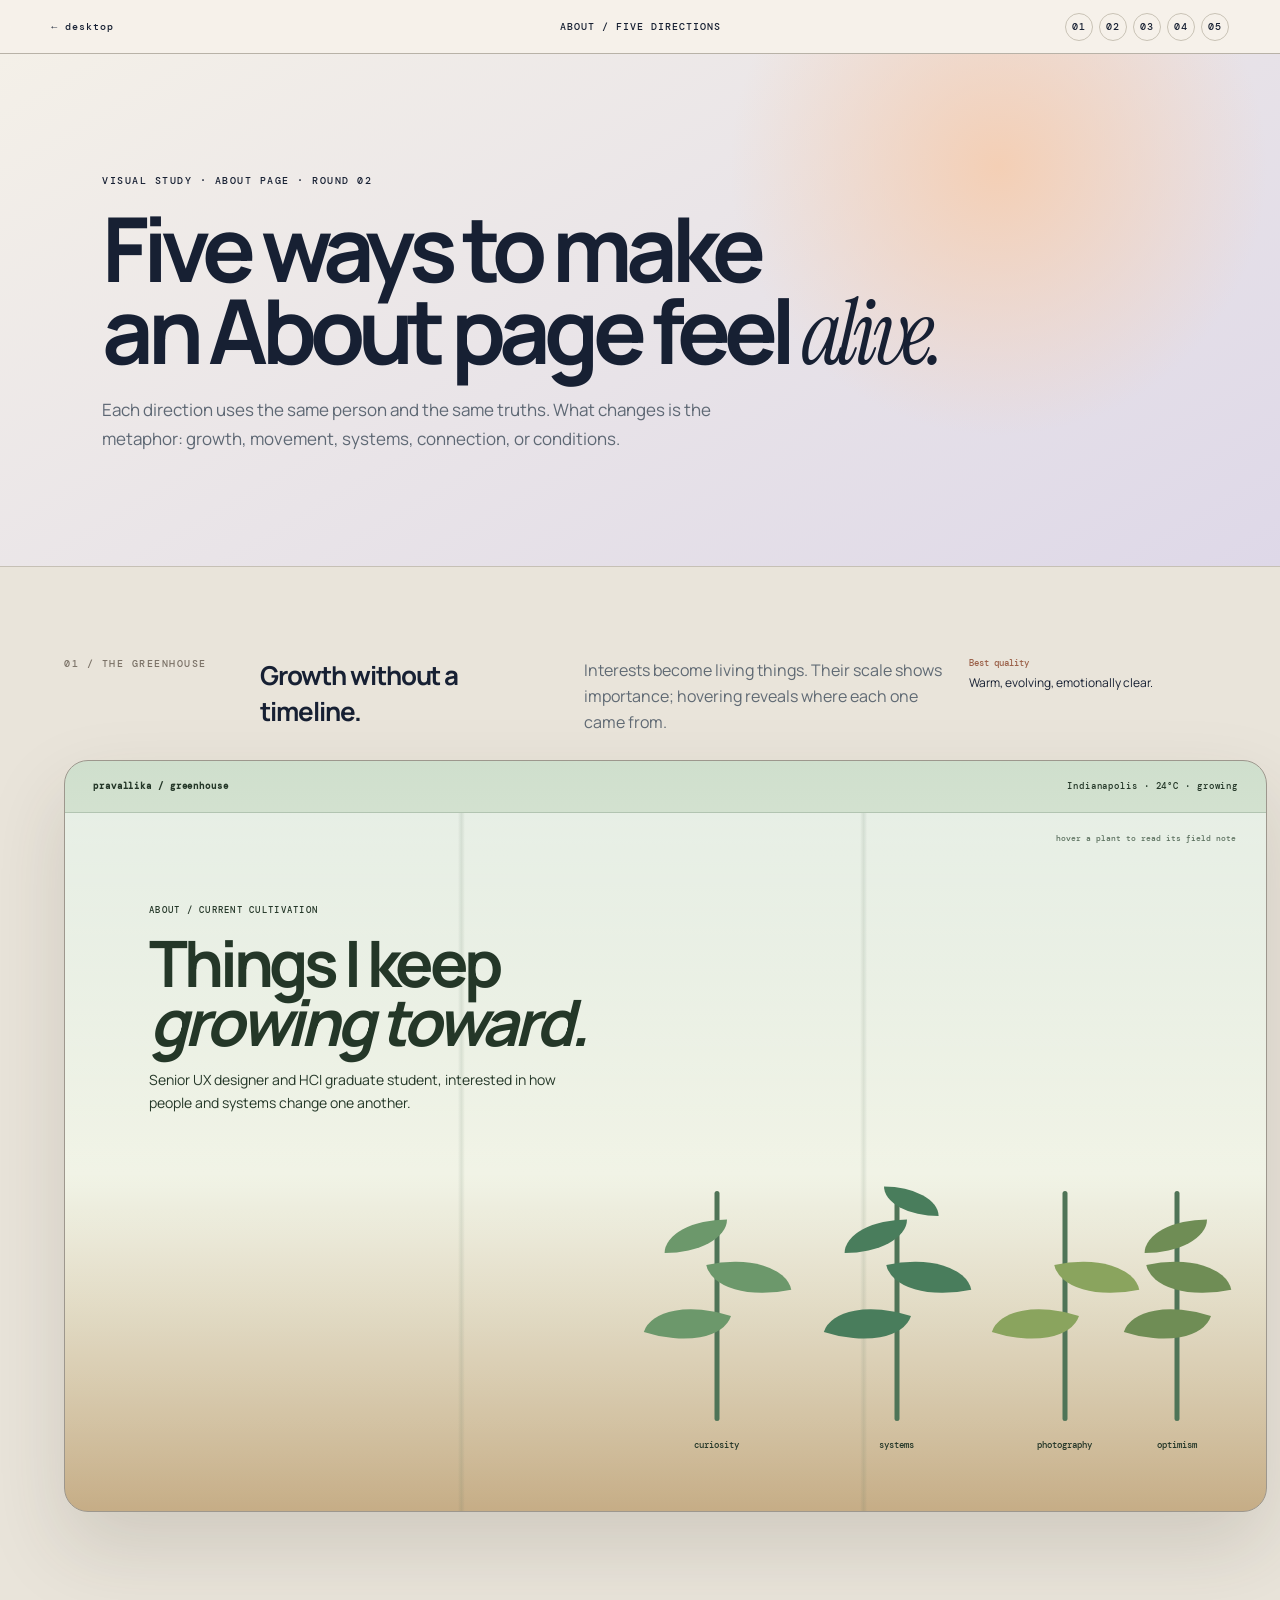
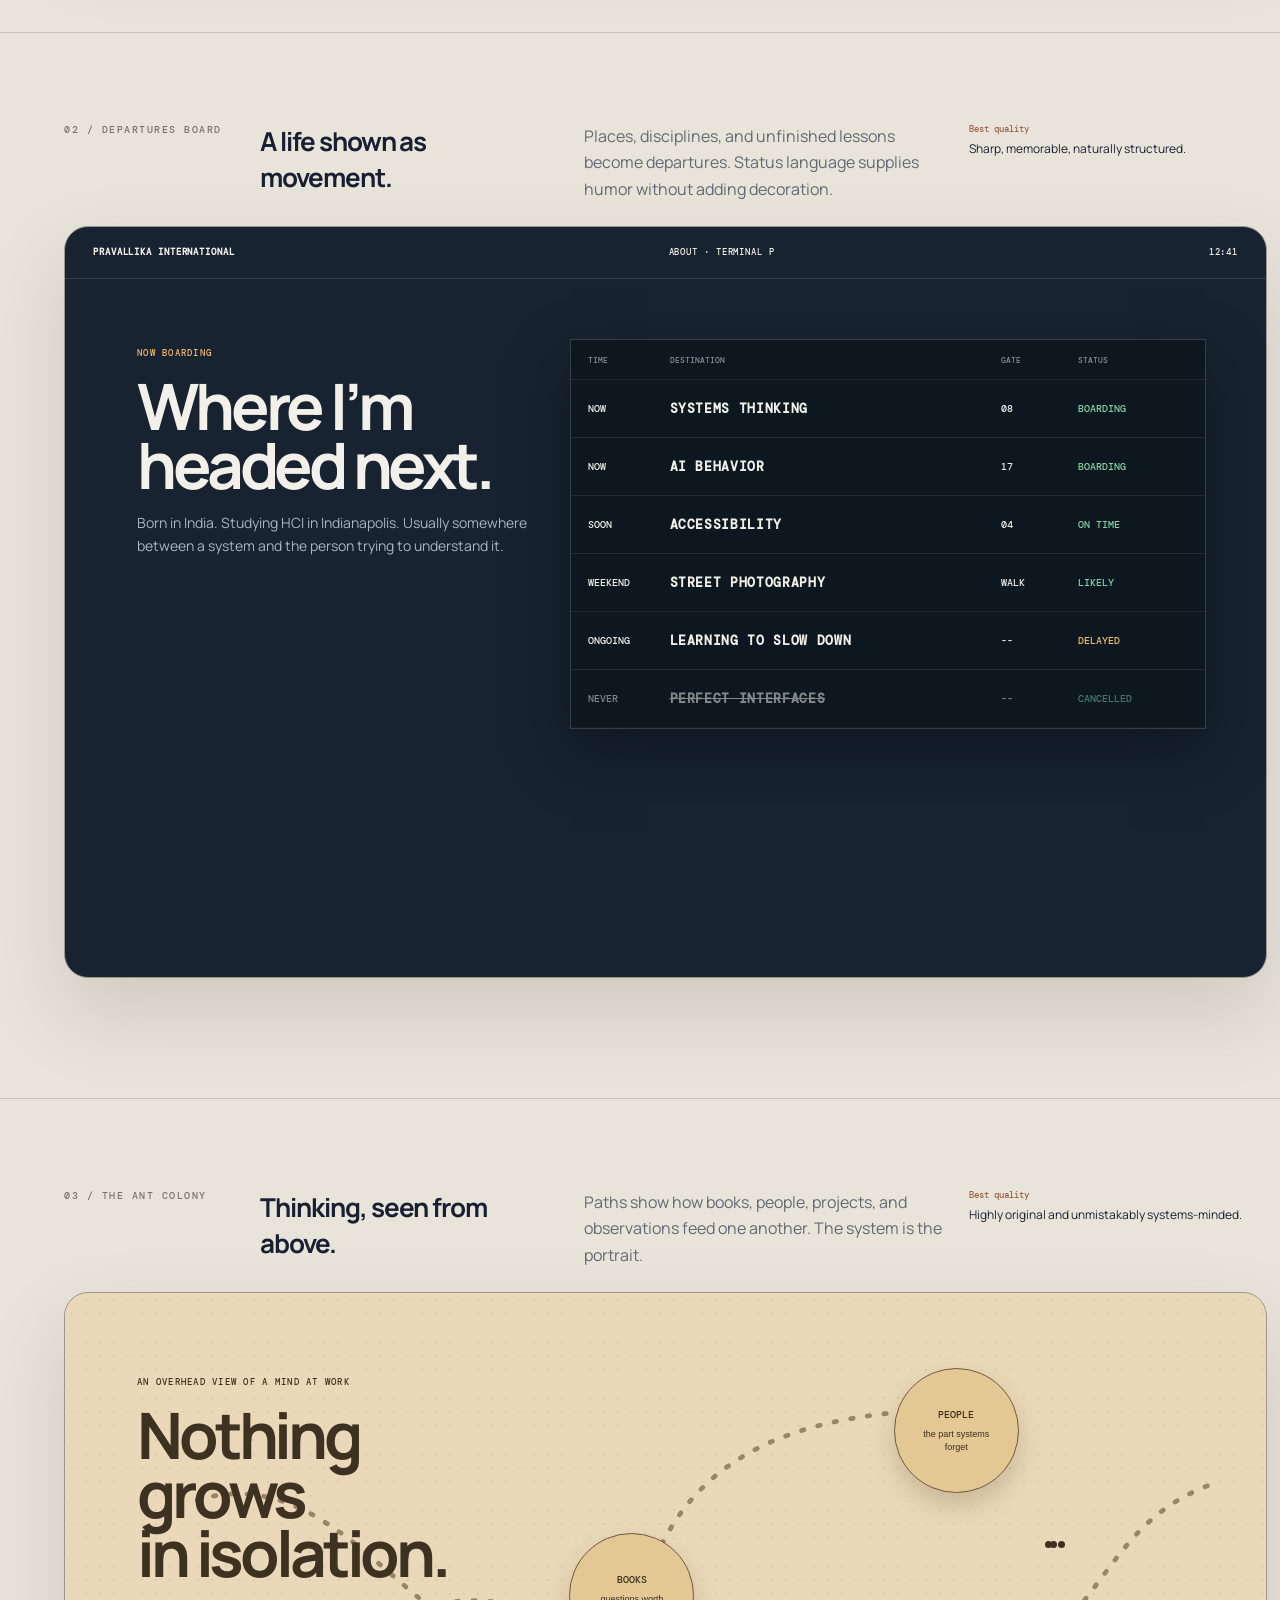
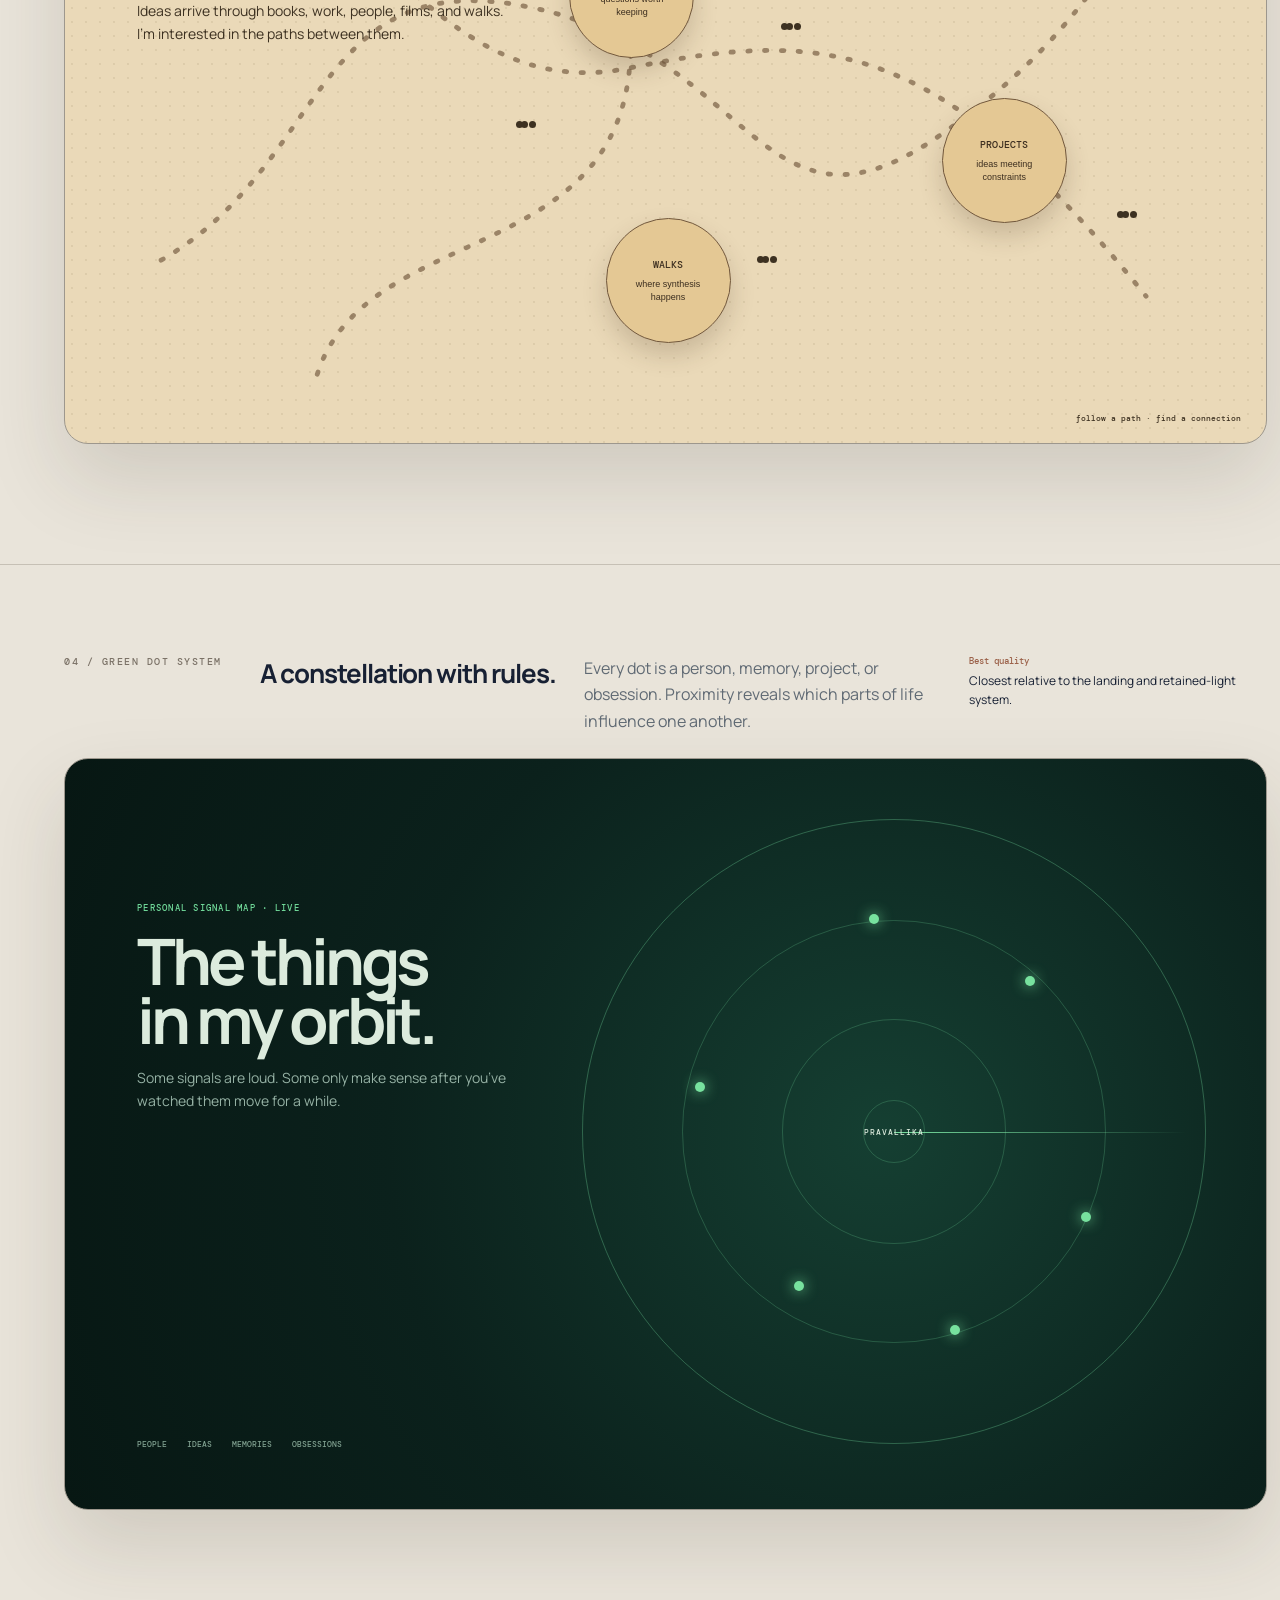
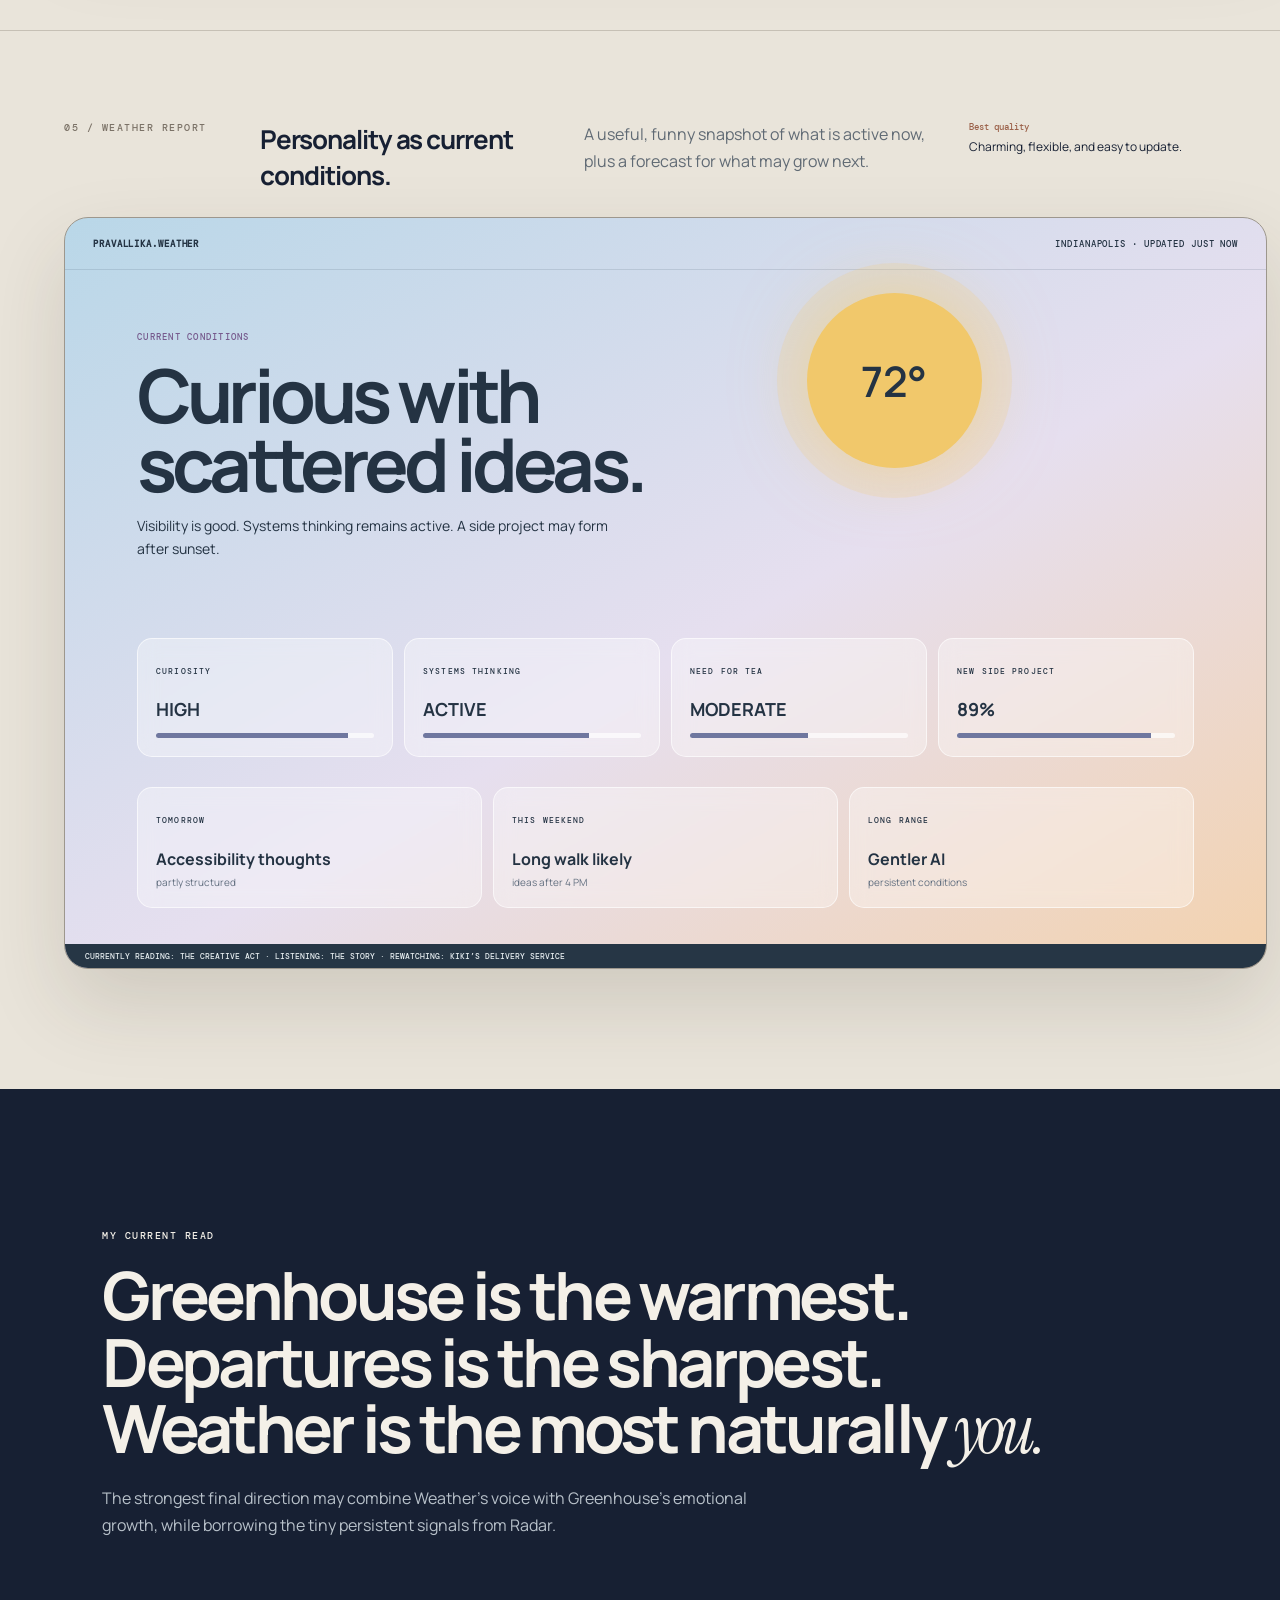
<file: about-concepts.html>
<!doctype html>
<html lang="en">
<head>
  <meta charset="UTF-8">
  <meta name="viewport" content="width=device-width, initial-scale=1">
  <title>About page directions — Pravallika</title>
  <meta name="description" content="Five visual directions for the next pravallika.space About page.">
  <link rel="preconnect" href="https://fonts.googleapis.com">
  <link rel="preconnect" href="https://fonts.gstatic.com" crossorigin>
  <link href="https://fonts.googleapis.com/css2?family=DM+Mono:wght@400;500&family=Instrument+Serif:ital@0;1&family=Manrope:wght@400;500;600;700&display=swap" rel="stylesheet">
  <link rel="stylesheet" href="about-concepts.css">
</head>
<body>
  <header class="lab-nav">
    <a href="constellation.html?skipIntro=1">← desktop</a>
    <span>ABOUT / FIVE DIRECTIONS</span>
    <nav aria-label="Concept shortcuts">
      <a href="#greenhouse">01</a><a href="#departures">02</a><a href="#colony">03</a><a href="#radar">04</a><a href="#weather">05</a>
    </nav>
  </header>

  <main>
    <section class="intro">
      <p class="kicker">VISUAL STUDY · ABOUT PAGE · ROUND 02</p>
      <h1>Five ways to make<br>an About page feel <em>alive.</em></h1>
      <p>Each direction uses the same person and the same truths. What changes is the metaphor: growth, movement, systems, connection, or conditions.</p>
    </section>

    <section class="concept" id="greenhouse">
      <div class="concept-copy">
        <span>01 / THE GREENHOUSE</span><strong>Growth without a timeline.</strong>
        <p>Interests become living things. Their scale shows importance; hovering reveals where each one came from.</p>
        <div><b>Best quality</b>Warm, evolving, emotionally clear.</div><div><b>Risk</b>Could become overly whimsical without restrained plant forms.</div>
      </div>
      <div class="screen greenhouse-screen">
        <div class="gh-top"><b>pravallika / greenhouse</b><span>Indianapolis · 24°C · growing</span></div>
        <div class="glass-lines" aria-hidden="true"></div>
        <div class="gh-copy"><small>ABOUT / CURRENT CULTIVATION</small><h2>Things I keep<br><i>growing toward.</i></h2><p>Senior UX designer and HCI graduate student, interested in how people and systems change one another.</p></div>
        <div class="plant plant-one" tabindex="0" data-note="curiosity — fed by unfinished questions"><i></i><i></i><i></i><b>curiosity</b></div>
        <div class="plant plant-two" tabindex="0" data-note="systems thinking — grew from engineering"><i></i><i></i><i></i><i></i><b>systems</b></div>
        <div class="plant plant-three" tabindex="0" data-note="photography — grew from long walks"><i></i><i></i><b>photography</b></div>
        <div class="plant plant-four" tabindex="0" data-note="optimism — stubborn, perennial"><i></i><i></i><i></i><b>optimism</b></div>
        <div class="gh-note">hover a plant to read its field note</div>
      </div>
    </section>

    <section class="concept" id="departures">
      <div class="concept-copy">
        <span>02 / DEPARTURES BOARD</span><strong>A life shown as movement.</strong>
        <p>Places, disciplines, and unfinished lessons become departures. Status language supplies humor without adding decoration.</p>
        <div><b>Best quality</b>Sharp, memorable, naturally structured.</div><div><b>Risk</b>The airport metaphor can feel impersonal if the copy is not intimate.</div>
      </div>
      <div class="screen departures-screen">
        <div class="ap-top"><b>PRAVALLIKA INTERNATIONAL</b><span>ABOUT · TERMINAL P</span><time>12:41</time></div>
        <div class="ap-title"><small>NOW BOARDING</small><h2>Where I’m<br>headed next.</h2><p>Born in India. Studying HCI in Indianapolis. Usually somewhere between a system and the person trying to understand it.</p></div>
        <div class="board">
          <div class="board-head"><span>TIME</span><span>DESTINATION</span><span>GATE</span><span>STATUS</span></div>
          <div><time>NOW</time><b>SYSTEMS THINKING</b><span>08</span><em>BOARDING</em></div>
          <div><time>NOW</time><b>AI BEHAVIOR</b><span>17</span><em>BOARDING</em></div>
          <div><time>SOON</time><b>ACCESSIBILITY</b><span>04</span><em>ON TIME</em></div>
          <div><time>WEEKEND</time><b>STREET PHOTOGRAPHY</b><span>WALK</span><em>LIKELY</em></div>
          <div class="delayed"><time>ONGOING</time><b>LEARNING TO SLOW DOWN</b><span>--</span><em>DELAYED</em></div>
          <div class="cancelled"><time>NEVER</time><b>PERFECT INTERFACES</b><span>--</span><em>CANCELLED</em></div>
        </div>
      </div>
    </section>

    <section class="concept" id="colony">
      <div class="concept-copy">
        <span>03 / THE ANT COLONY</span><strong>Thinking, seen from above.</strong>
        <p>Paths show how books, people, projects, and observations feed one another. The system is the portrait.</p>
        <div><b>Best quality</b>Highly original and unmistakably systems-minded.</div><div><b>Risk</b>Hardest to make readable, accessible, and emotionally warm.</div>
      </div>
      <div class="screen colony-screen">
        <div class="colony-copy"><small>AN OVERHEAD VIEW OF A MIND AT WORK</small><h2>Nothing grows<br>in isolation.</h2><p>Ideas arrive through books, work, people, films, and walks. I’m interested in the paths between them.</p></div>
        <svg class="colony-map" viewBox="0 0 1000 620" aria-hidden="true">
          <path d="M80 470 C220 390 205 220 390 260 S580 470 730 365 S860 190 960 155"/>
          <path d="M210 565 C250 440 455 475 470 310 S585 100 730 95"/>
          <path d="M110 170 C250 130 300 345 470 310 S730 290 900 500"/>
        </svg>
        <button class="colony-node n-books"><b>BOOKS</b><span>questions worth keeping</span></button>
        <button class="colony-node n-people"><b>PEOPLE</b><span>the part systems forget</span></button>
        <button class="colony-node n-work"><b>PROJECTS</b><span>ideas meeting constraints</span></button>
        <button class="colony-node n-walks"><b>WALKS</b><span>where synthesis happens</span></button>
        <i class="ant a1"></i><i class="ant a2"></i><i class="ant a3"></i><i class="ant a4"></i><i class="ant a5"></i>
        <div class="colony-key">follow a path · find a connection</div>
      </div>
    </section>

    <section class="concept" id="radar">
      <div class="concept-copy">
        <span>04 / GREEN DOT SYSTEM</span><strong>A constellation with rules.</strong>
        <p>Every dot is a person, memory, project, or obsession. Proximity reveals which parts of life influence one another.</p>
        <div><b>Best quality</b>Closest relative to the landing and retained-light system.</div><div><b>Risk</b>May feel like a second homepage instead of a distinct About page.</div>
      </div>
      <div class="screen radar-screen">
        <div class="radar-copy"><small>PERSONAL SIGNAL MAP · LIVE</small><h2>The things<br>in my orbit.</h2><p>Some signals are loud. Some only make sense after you’ve watched them move for a while.</p></div>
        <div class="radar" aria-label="Interactive map of influences">
          <i class="ring r1"></i><i class="ring r2"></i><i class="ring r3"></i><i class="sweep"></i>
          <button class="dot d1" data-note="my mother · first design critic"></button>
          <button class="dot d2" data-note="agent behavior · current signal"></button>
          <button class="dot d3" data-note="long walks · recurring signal"></button>
          <button class="dot d4" data-note="Ghibli · emotional infrastructure"></button>
          <button class="dot d5" data-note="accessibility · getting stronger"></button>
          <button class="dot d6" data-note="street photography · always nearby"></button>
          <b>PRAVALLIKA</b>
        </div>
        <div class="radar-legend"><span>PEOPLE</span><span>IDEAS</span><span>MEMORIES</span><span>OBSESSIONS</span></div>
      </div>
    </section>

    <section class="concept" id="weather">
      <div class="concept-copy">
        <span>05 / WEATHER REPORT</span><strong>Personality as current conditions.</strong>
        <p>A useful, funny snapshot of what is active now, plus a forecast for what may grow next.</p>
        <div><b>Best quality</b>Charming, flexible, and easy to update.</div><div><b>Risk</b>Needs one deeper narrative section so it does not remain a clever dashboard.</div>
      </div>
      <div class="screen weather-screen">
        <div class="wx-top"><b>PRAVALLIKA.WEATHER</b><span>INDIANAPOLIS · UPDATED JUST NOW</span></div>
        <div class="wx-hero"><small>CURRENT CONDITIONS</small><h2>Curious with<br>scattered ideas.</h2><div class="sun">72°</div><p>Visibility is good. Systems thinking remains active. A side project may form after sunset.</p></div>
        <div class="conditions">
          <article><small>CURIOSITY</small><b>HIGH</b><i style="--level:88%"></i></article>
          <article><small>SYSTEMS THINKING</small><b>ACTIVE</b><i style="--level:76%"></i></article>
          <article><small>NEED FOR TEA</small><b>MODERATE</b><i style="--level:54%"></i></article>
          <article><small>NEW SIDE PROJECT</small><b>89%</b><i style="--level:89%"></i></article>
        </div>
        <div class="forecast">
          <article><small>TOMORROW</small><b>Accessibility thoughts</b><span>partly structured</span></article>
          <article><small>THIS WEEKEND</small><b>Long walk likely</b><span>ideas after 4 PM</span></article>
          <article><small>LONG RANGE</small><b>Gentler AI</b><span>persistent conditions</span></article>
        </div>
        <div class="wx-ticker">CURRENTLY READING: THE CREATIVE ACT · LISTENING: THE STORY · REWATCHING: KIKI’S DELIVERY SERVICE</div>
      </div>
    </section>

    <section class="decision">
      <p class="kicker">MY CURRENT READ</p>
      <h2>Greenhouse is the warmest.<br>Departures is the sharpest.<br>Weather is the most naturally <em>you.</em></h2>
      <p>The strongest final direction may combine Weather’s voice with Greenhouse’s emotional growth, while borrowing the tiny persistent signals from Radar.</p>
    </section>
  </main>
</body>
</html>
</file>
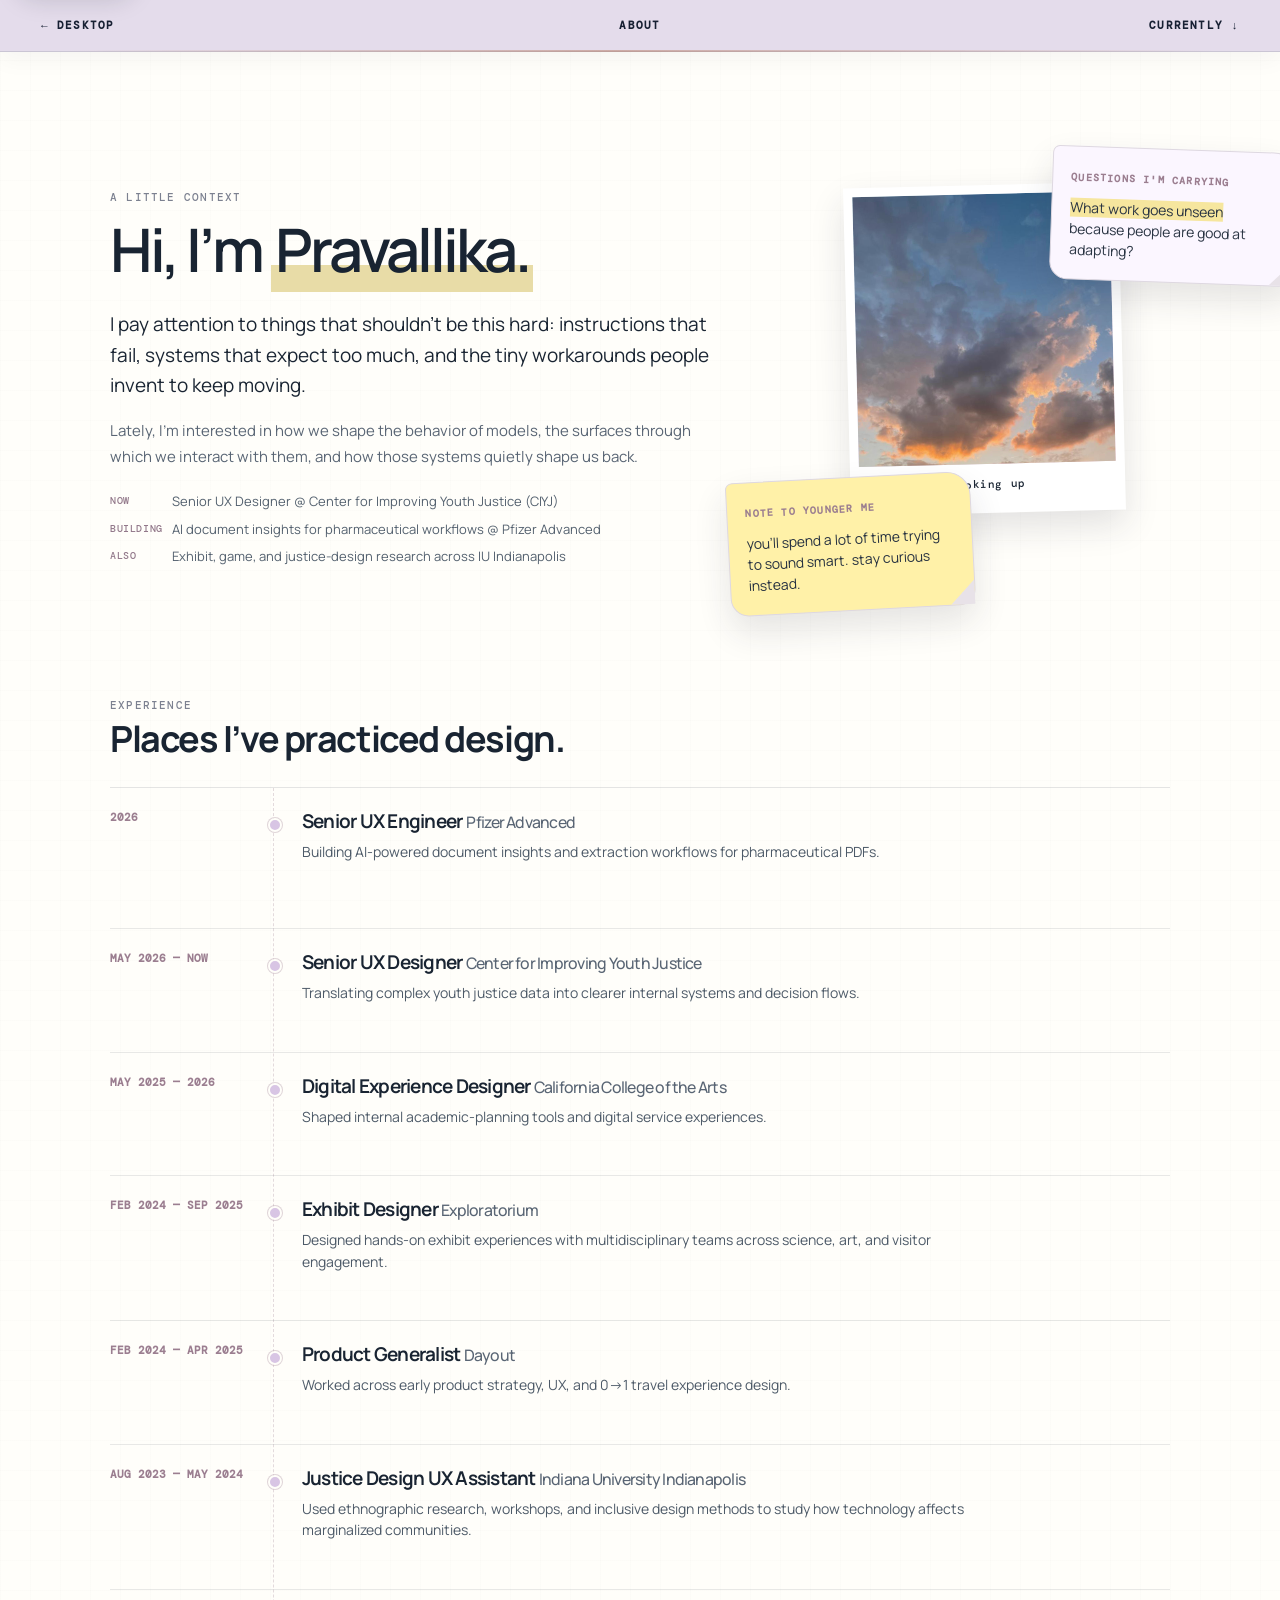
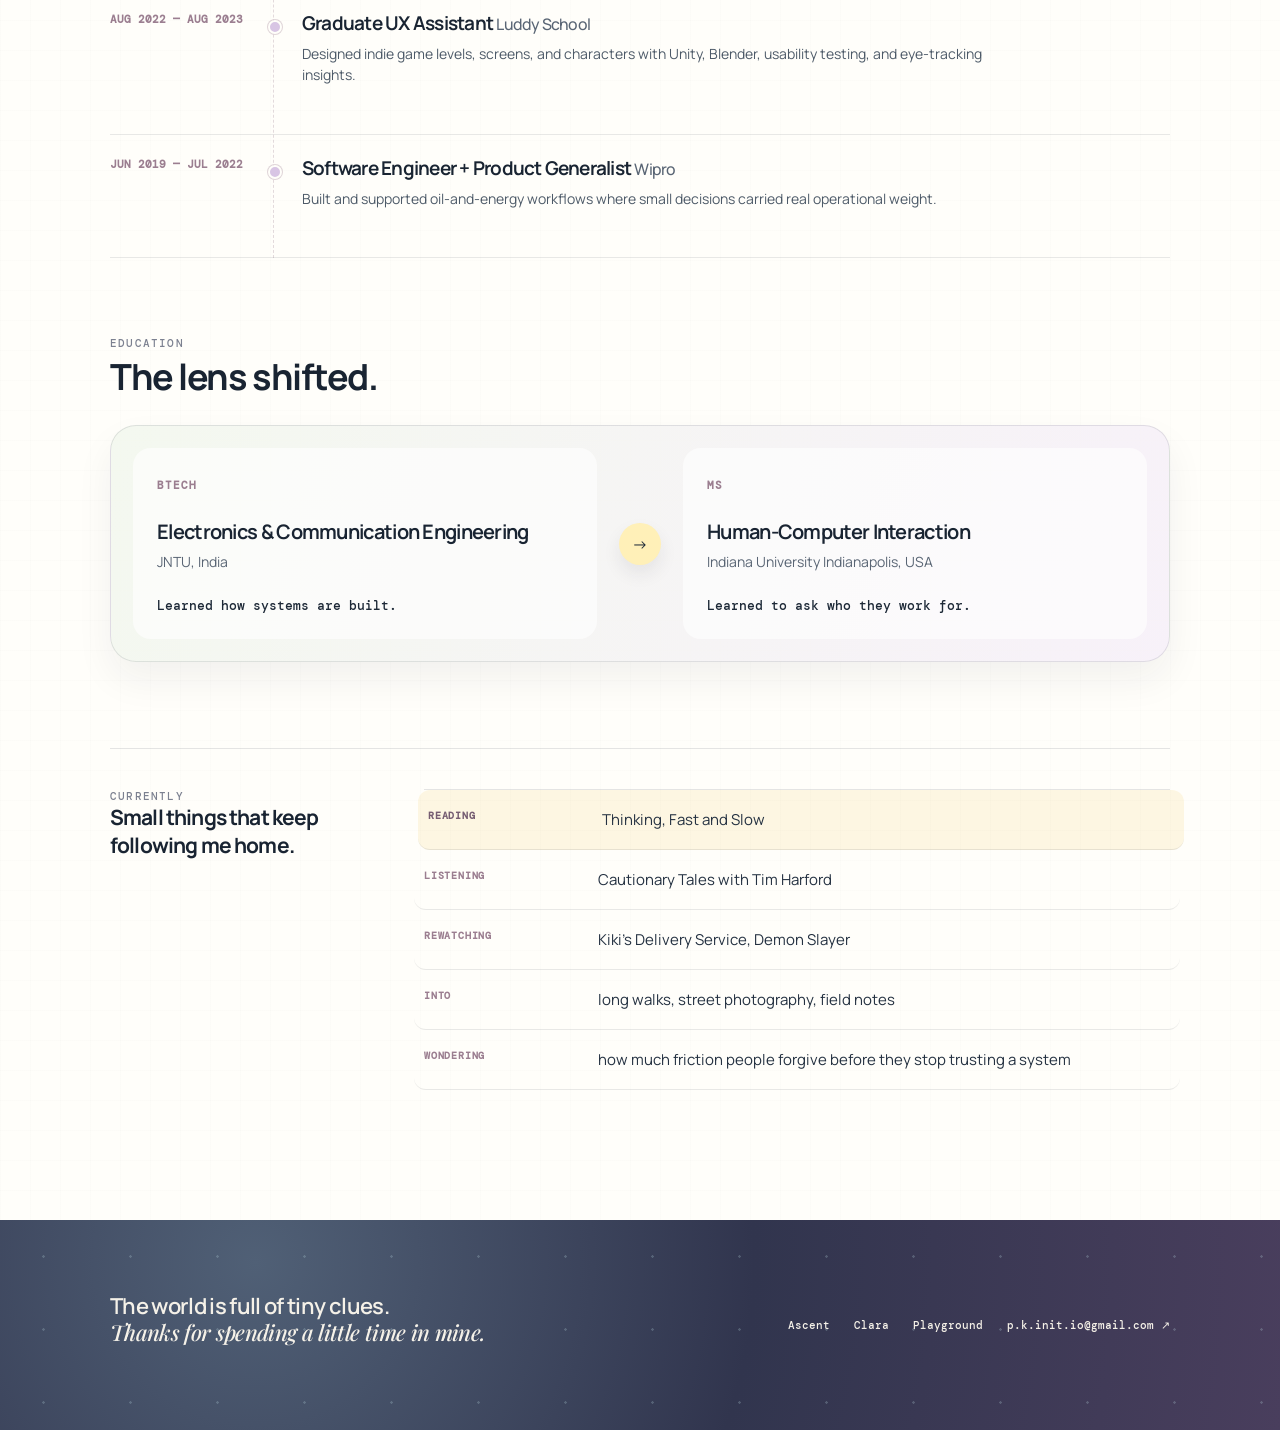
<file: about.html>
<!doctype html>
<html lang="en">
<head>
  <meta charset="utf-8">
  <meta name="viewport" content="width=device-width,initial-scale=1">
  <title>About — Pravallika</title>
  <meta name="description" content="About Pravallika and the questions that shape her design practice.">
  <script type="text/javascript">
      (function(c,l,a,r,i,t,y){
          c[a]=c[a]||function(){(c[a].q=c[a].q||[]).push(arguments)};
          t=l.createElement(r);t.async=1;t.src="https://www.clarity.ms/tag/"+i;
          y=l.getElementsByTagName(r)[0];y.parentNode.insertBefore(t,y);
      })(window, document, "clarity", "script", "xfas4qc75u");
  </script>
  <link rel="preconnect" href="https://fonts.googleapis.com">
  <link rel="preconnect" href="https://fonts.gstatic.com" crossorigin>
  <link href="https://fonts.googleapis.com/css2?family=DM+Mono:wght@400;500&family=Manrope:wght@400;500;600;700&family=Playfair+Display:ital,wght@1,700&display=swap" rel="stylesheet">
  <link rel="stylesheet" href="site-shell.css">
  <link rel="stylesheet" href="about-release.css">
  <script src="about-release.js" defer></script>
  <script src="site-companion.js" defer></script>
</head>
<body class="about-case about-simple-page" data-page="about">
  <a href="#main-content" class="skip-link">Skip to content</a>
  <header class="case-nav" aria-label="Page navigation">
    <a href="constellation.html?skipIntro=1">← desktop</a>
    <span>About</span>
    <a href="#currently">currently ↓</a>
  </header>

  <main id="main-content">
    <section class="about-intro about-hero" aria-labelledby="about-title">
      <div class="about-copy">
        <p class="eyebrow">A LITTLE CONTEXT</p>
        <h1 id="about-title">Hi, I’m <em>Pravallika.</em></h1>
        <p class="opening-line">I pay attention to things that shouldn’t be this hard: instructions that fail, systems that expect too much, and the tiny workarounds people invent to keep moving.</p>
        <p class="opening-line secondary">Lately, I’m interested in how we shape the behavior of models, the surfaces through which we interact with them, and how those systems quietly shape us back.</p>
        <div class="career-lines" aria-label="Work experience">
          <p><span>now</span>Senior UX Designer @ Center for Improving Youth Justice (CIYJ)</p>
          <p><span>building</span>AI document insights for pharmaceutical workflows @ Pfizer Advanced</p>
          <p><span>also</span>Exhibit, game, and justice-design research across IU Indianapolis</p>
        </div>
      </div>

      <div class="hero-scrapbook">
        <button class="photo-deck" id="photo-deck" type="button" aria-label="Show next personal photograph">
          <span class="photo-card is-active"><i class="photo-surface"><img src="assets/about/polaroids/on-a-walk.jpg" alt="Pravallika standing by rocky water on a walk"></i><b>on a walk</b></span>
          <span class="photo-card"><i class="photo-surface"><img src="assets/about/polaroids/poster-session.jpg" alt="Pravallika standing beside a design presentation poster"></i><b>showing the work</b></span>
          <span class="photo-card"><i class="photo-surface"><img src="assets/about/polaroids/grace-hopper.jpeg" alt="Pravallika at the Grace Hopper Celebration"></i><b>the way forward</b></span>
          <span class="photo-card"><i class="photo-surface"><img src="assets/about/polaroids/vibes.jpeg" alt="Close-up portrait of Pravallika wearing playful glasses"></i><b>caught mid-thought</b></span>
          <span class="photo-card"><i class="photo-surface"><img src="assets/about/polaroids/cat-moment.JPG" alt="Pravallika holding a small cat"></i><b>soft interruption</b></span>
          <span class="photo-card"><i class="photo-surface"><img src="assets/about/polaroids/night-walk.jpeg" alt="Quiet street crossing during a night walk"></i><b>night walk</b></span>
          <span class="photo-card"><i class="photo-surface"><img src="assets/about/polaroids/arcade-walk.jpeg" alt="A lit indoor arcade during an evening walk"></i><b>somewhere lit</b></span>
          <span class="photo-card"><i class="photo-surface"><img src="assets/about/polaroids/clouds.jpeg" alt="Sunset clouds over a building"></i><b>looking up</b></span>
        </button>
        <aside class="sticky-note question-note" aria-label="Questions I'm carrying">
          <span>QUESTIONS I'M CARRYING</span>
          <p>What work goes unseen because people are good at adapting?</p>
        </aside>
        <aside class="sticky-note younger-note" aria-label="A note to younger me">
          <span>NOTE TO YOUNGER ME</span>
          <p>you'll spend a lot of time trying to sound smart. stay curious instead.</p>
        </aside>
      </div>
    </section>

    <section class="about-list-section experience-section" aria-labelledby="experience-title">
      <p class="eyebrow">EXPERIENCE</p>
      <h2 id="experience-title">Places I’ve practiced design.</h2>
      <div class="experience-list">
        <article tabindex="0"><time>2026</time><div><h3>Senior UX Engineer <small>Pfizer Advanced</small></h3><p>Building AI-powered document insights and extraction workflows for pharmaceutical PDFs.</p><em>Learning how AI becomes useful when it handles the paperwork people should not have to fight.</em></div></article>
        <article tabindex="0"><time>May 2026 — now</time><div><h3>Senior UX Designer <small>Center for Improving Youth Justice</small></h3><p>Translating complex youth justice data into clearer internal systems and decision flows.</p><em>Designing where clarity, trust, and consequences sit very close together.</em></div></article>
        <article tabindex="0"><time>May 2025 — 2026</time><div><h3>Digital Experience Designer <small>California College of the Arts</small></h3><p>Shaped internal academic-planning tools and digital service experiences.</p><em>Learning how service systems quietly shape people’s days.</em></div></article>
        <article tabindex="0"><time>Feb 2024 — Sep 2025</time><div><h3>Exhibit Designer <small>Exploratorium</small></h3><p>Designed hands-on exhibit experiences with multidisciplinary teams across science, art, and visitor engagement.</p><em>Thinking through the body, not just the screen.</em></div></article>
        <article tabindex="0"><time>Feb 2024 — Apr 2025</time><div><h3>Product Generalist <small>Dayout</small></h3><p>Worked across early product strategy, UX, and 0→1 travel experience design.</p><em>Building from ambiguity before the edges were named.</em></div></article>
        <article tabindex="0"><time>Aug 2023 — May 2024</time><div><h3>Justice Design UX Assistant <small>Indiana University Indianapolis</small></h3><p>Used ethnographic research, workshops, and inclusive design methods to study how technology affects marginalized communities.</p><em>Researching who gets left out when systems call themselves neutral.</em></div></article>
        <article tabindex="0"><time>Aug 2022 — Aug 2023</time><div><h3>Graduate UX Assistant <small>Luddy School</small></h3><p>Designed indie game levels, screens, and characters with Unity, Blender, usability testing, and eye-tracking insights.</p><em>Practicing interaction as movement, pacing, attention, and play.</em></div></article>
        <article tabindex="0"><time>Jun 2019 — Jul 2022</time><div><h3>Software Engineer + Product Generalist <small>Wipro</small></h3><p>Built and supported oil-and-energy workflows where small decisions carried real operational weight.</p><em>Starting with systems, constraints, and the cost of getting details wrong.</em></div></article>
      </div>
    </section>

    <section class="about-list-section lens-section" aria-labelledby="education-title">
      <p class="eyebrow">EDUCATION</p>
      <h2 id="education-title">The lens shifted.</h2>
      <div class="lens-card">
        <article><span>BTech</span><h3>Electronics &amp; Communication Engineering</h3><p>JNTU, India</p><small>Learned how systems are built.</small></article>
        <i aria-hidden="true">→</i>
        <article><span>MS</span><h3>Human-Computer Interaction</h3><p>Indiana University Indianapolis, USA</p><small>Learned to ask who they work for.</small></article>
      </div>
    </section>

    <section class="currently-board" id="currently" aria-labelledby="currently-title">
      <div>
        <p class="eyebrow">CURRENTLY</p>
        <h2 id="currently-title">Small things that keep following me home.</h2>
      </div>
      <ul>
        <li><span>reading</span>Thinking, Fast and Slow</li>
        <li><span>listening</span>Cautionary Tales with Tim Harford</li>
        <li><span>rewatching</span>Kiki’s Delivery Service, Demon Slayer</li>
        <li><span>into</span>long walks, street photography, field notes</li>
        <li><span>wondering</span>how much friction people forgive before they stop trusting a system</li>
      </ul>
    </section>
  </main>

  <footer class="about-footer">
    <div class="footer-signal"><p>The world is full of tiny clues.<br><em>Thanks for spending a little time in mine.</em></p></div>
    <nav aria-label="Footer navigation"><a href="ascent.html">Ascent</a><a href="clara.html">Clara</a><a href="playground.html">Playground</a><a href="mailto:p.k.init.io@gmail.com">p.k.init.io@gmail.com ↗</a></nav>
  </footer>
</body>
</html>
</file>
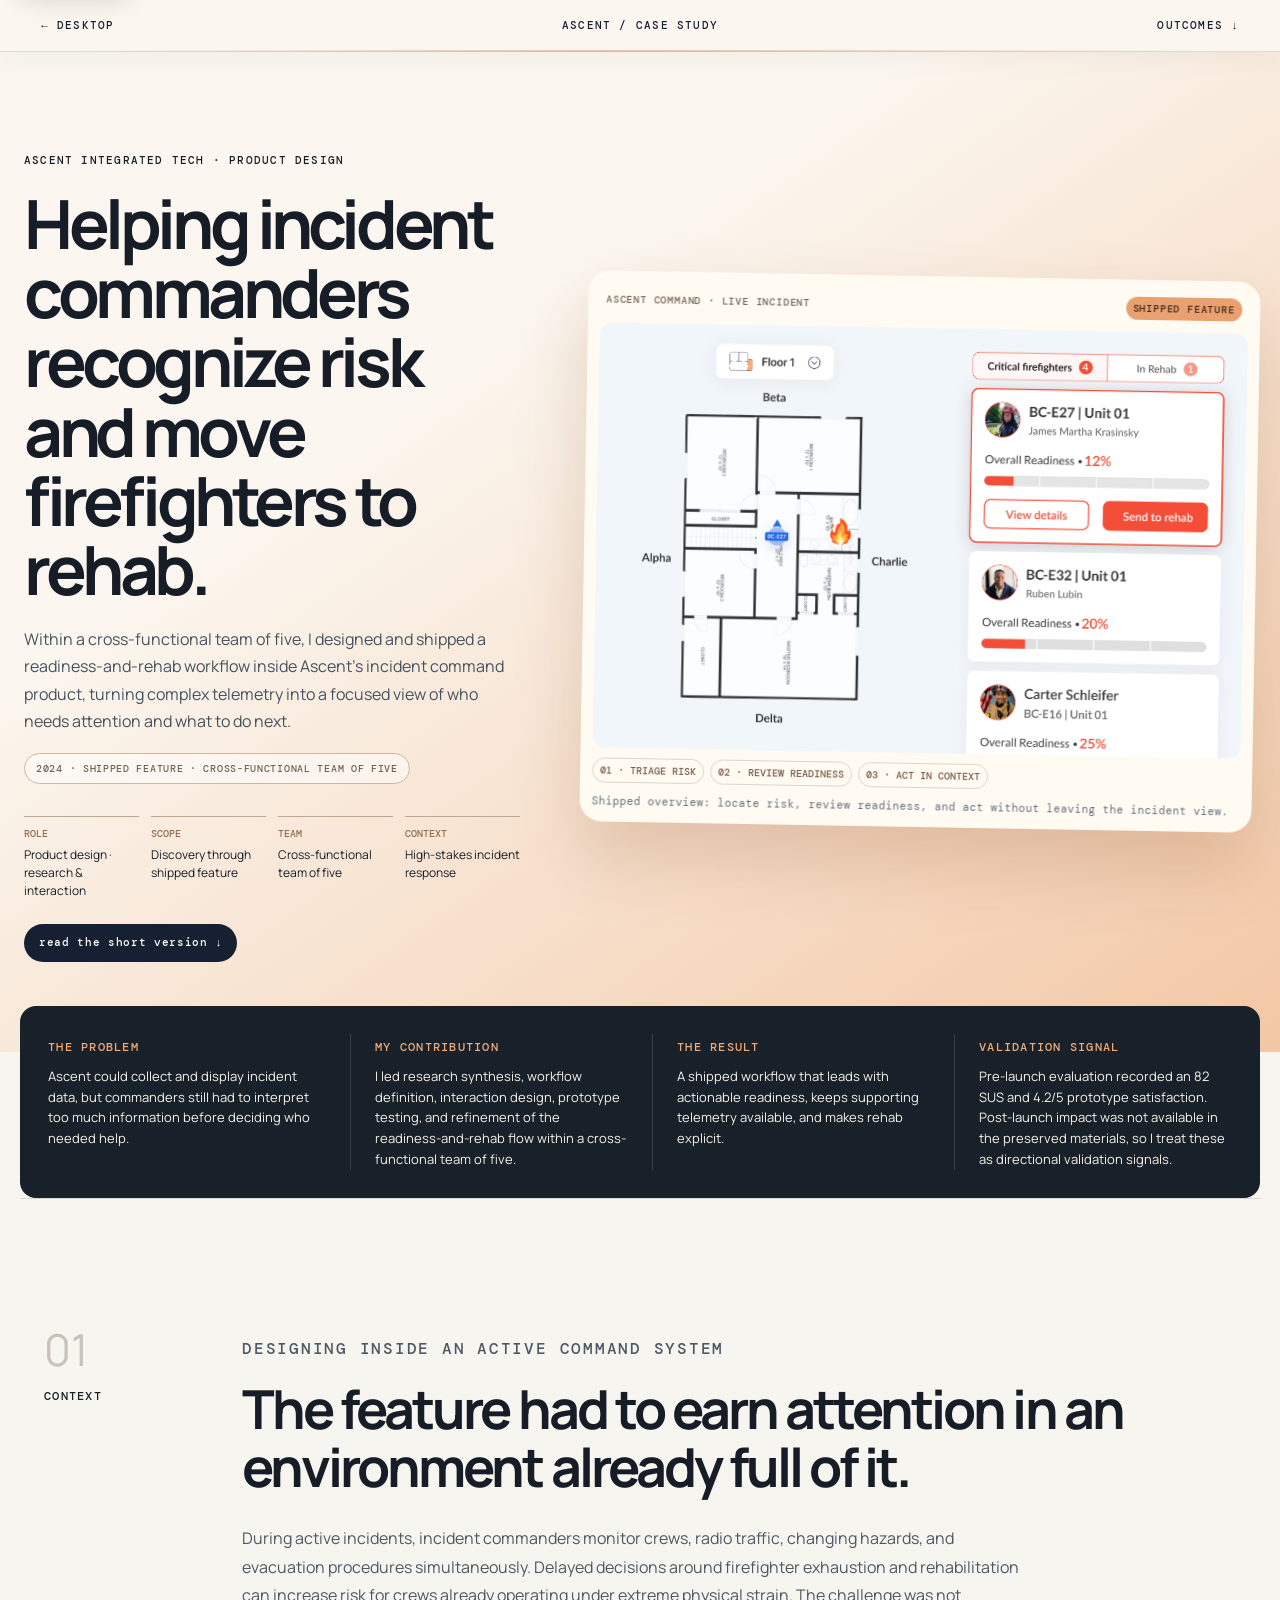
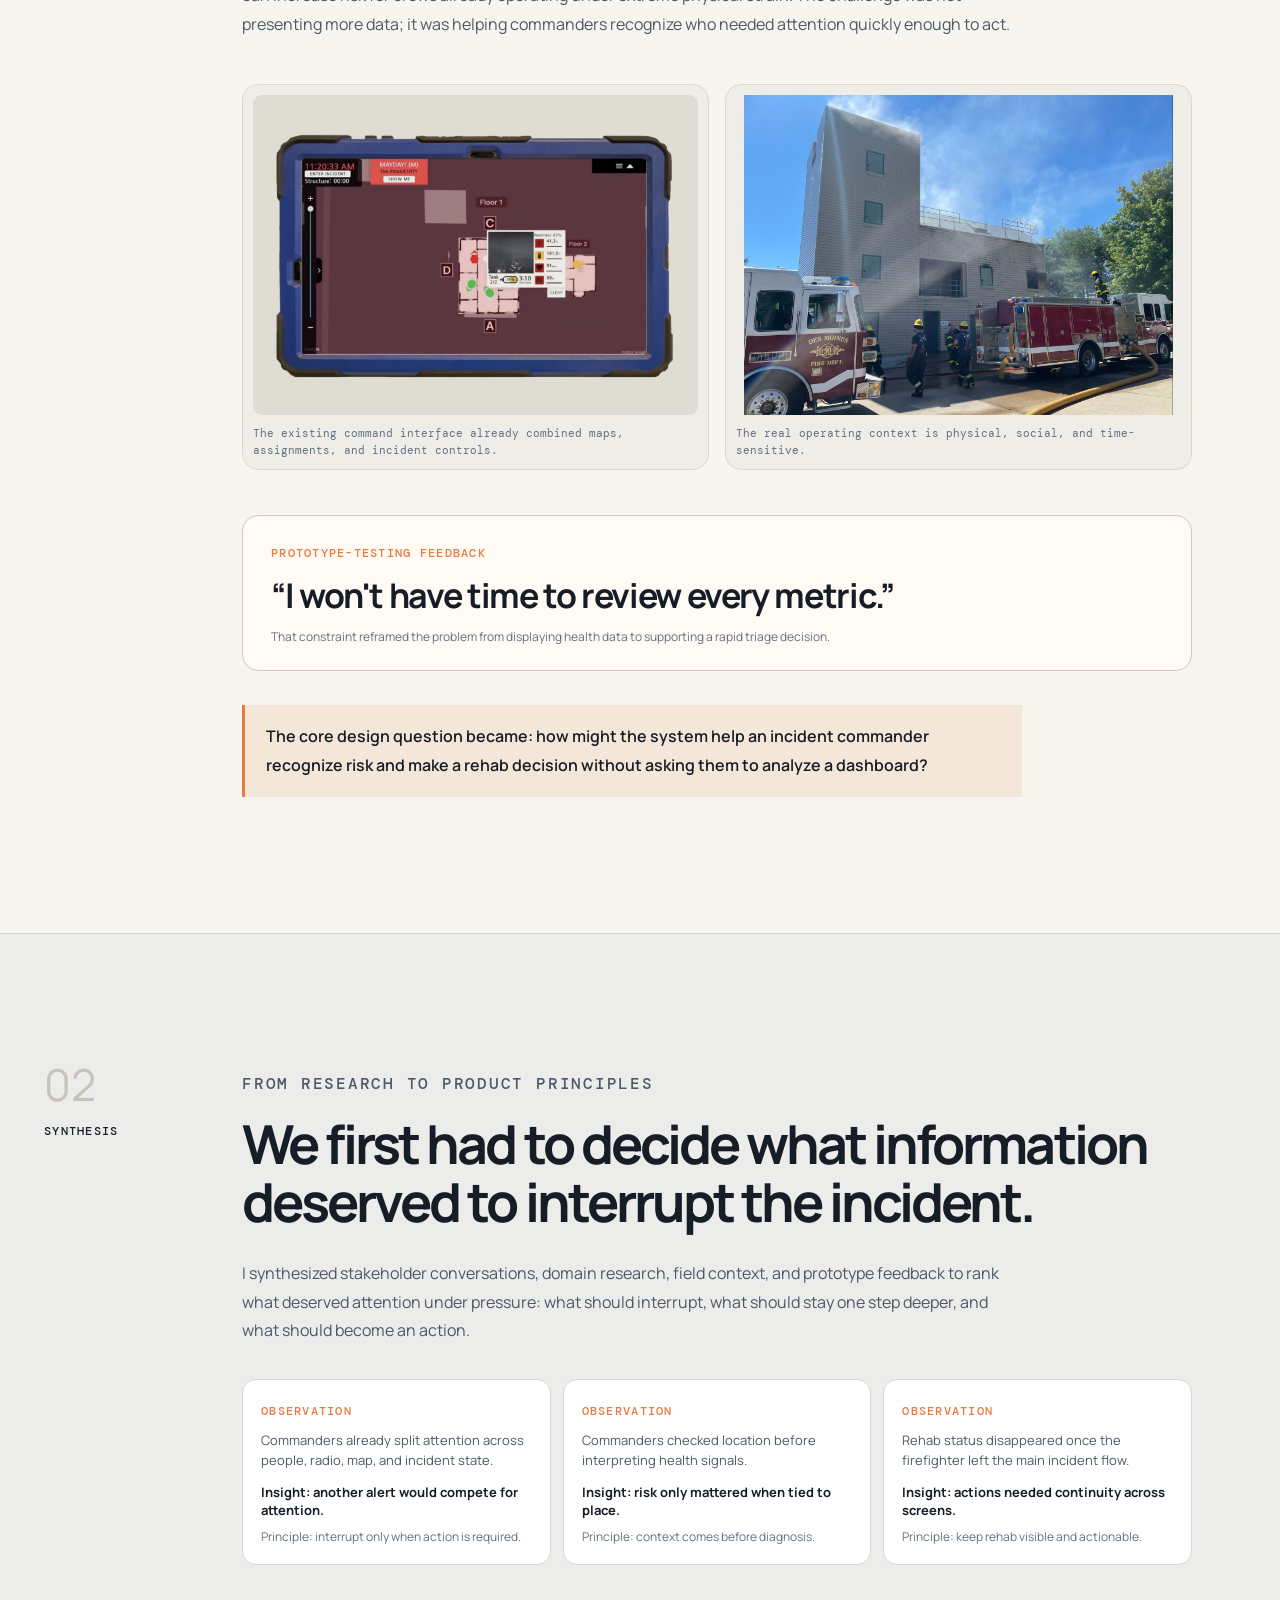
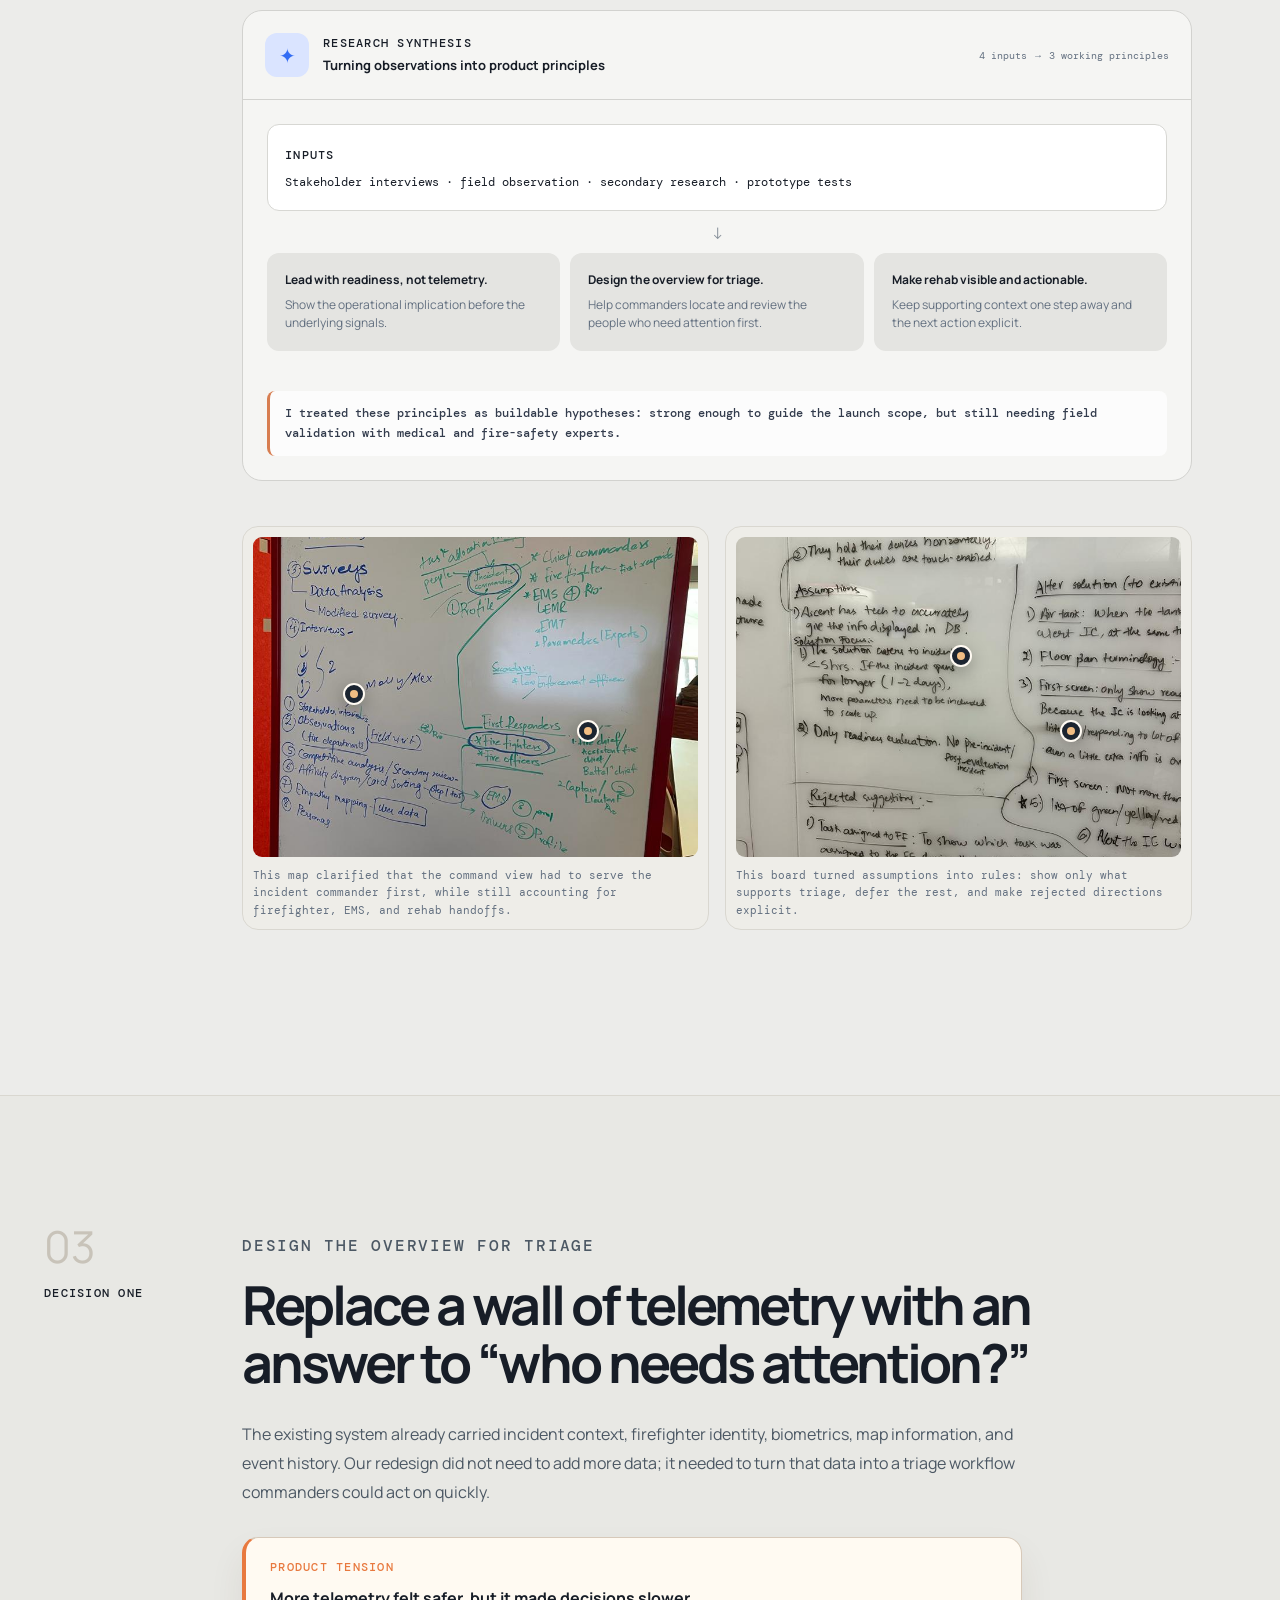
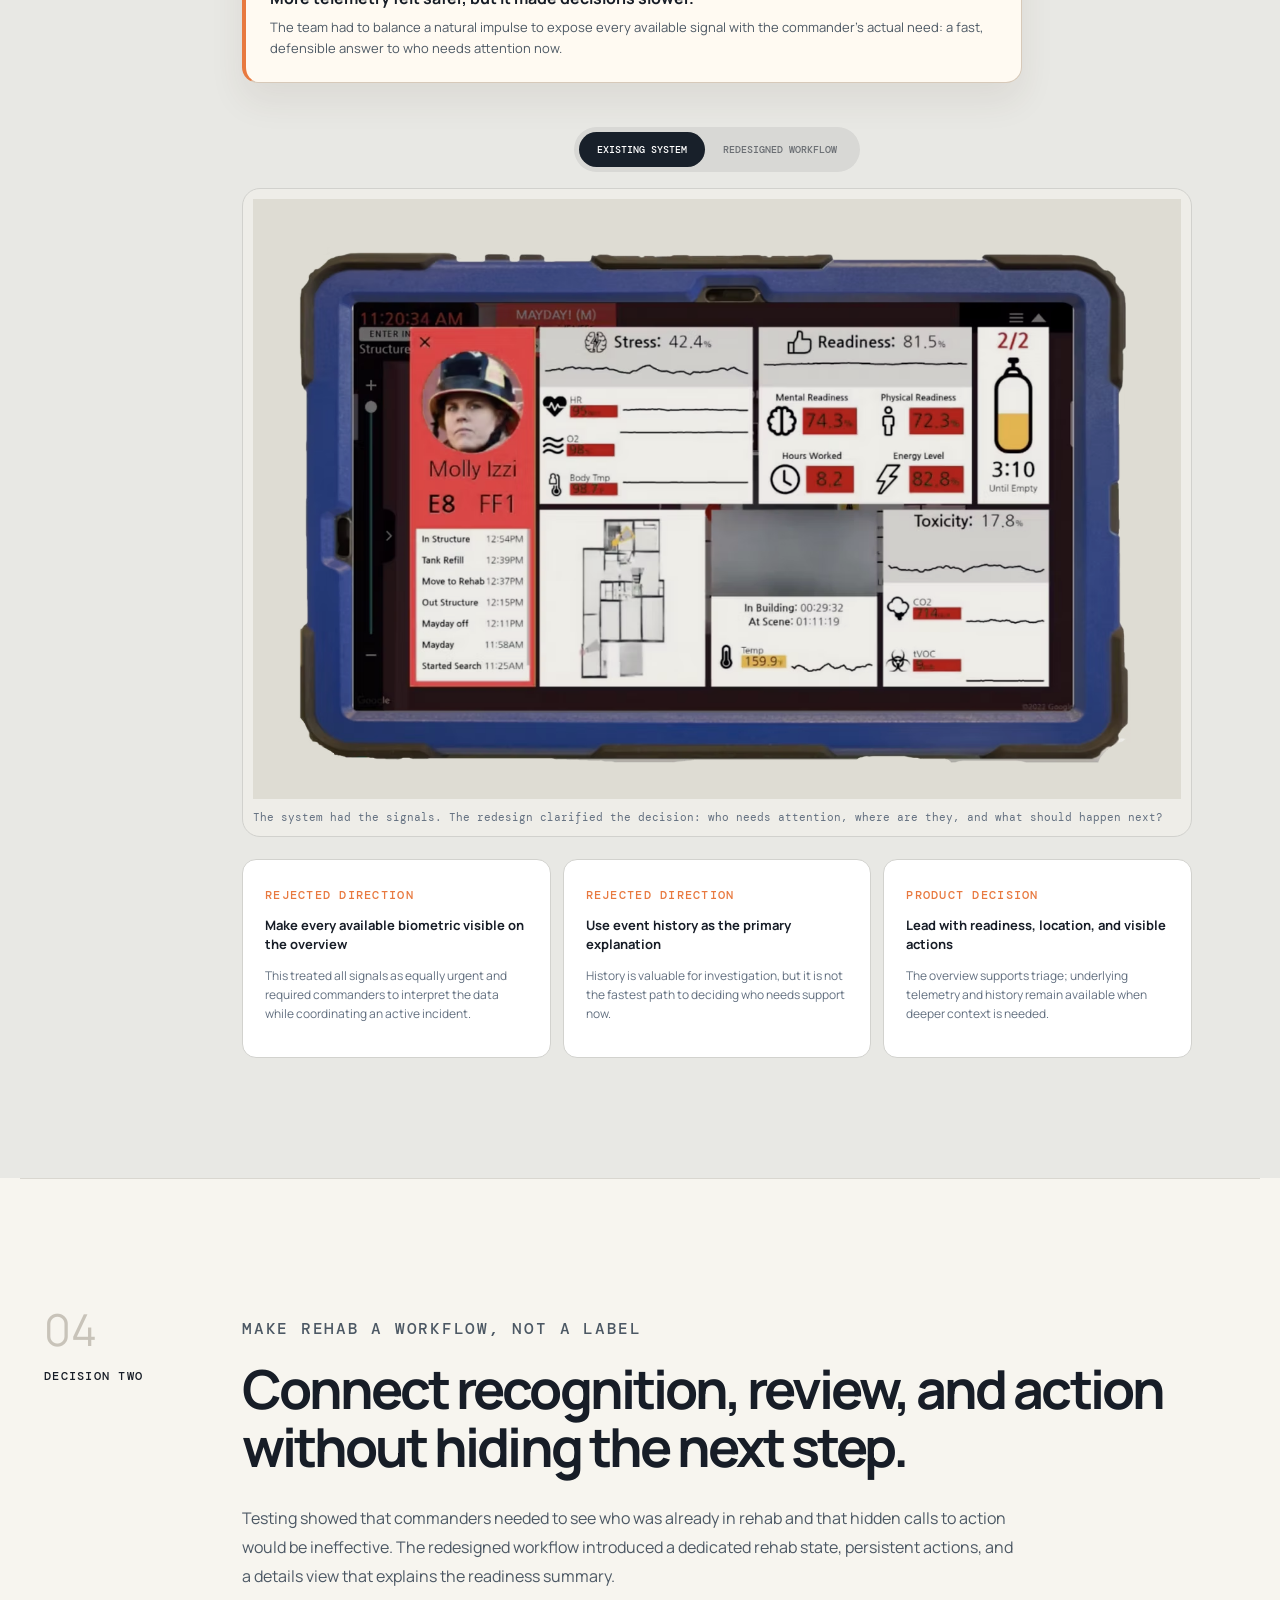
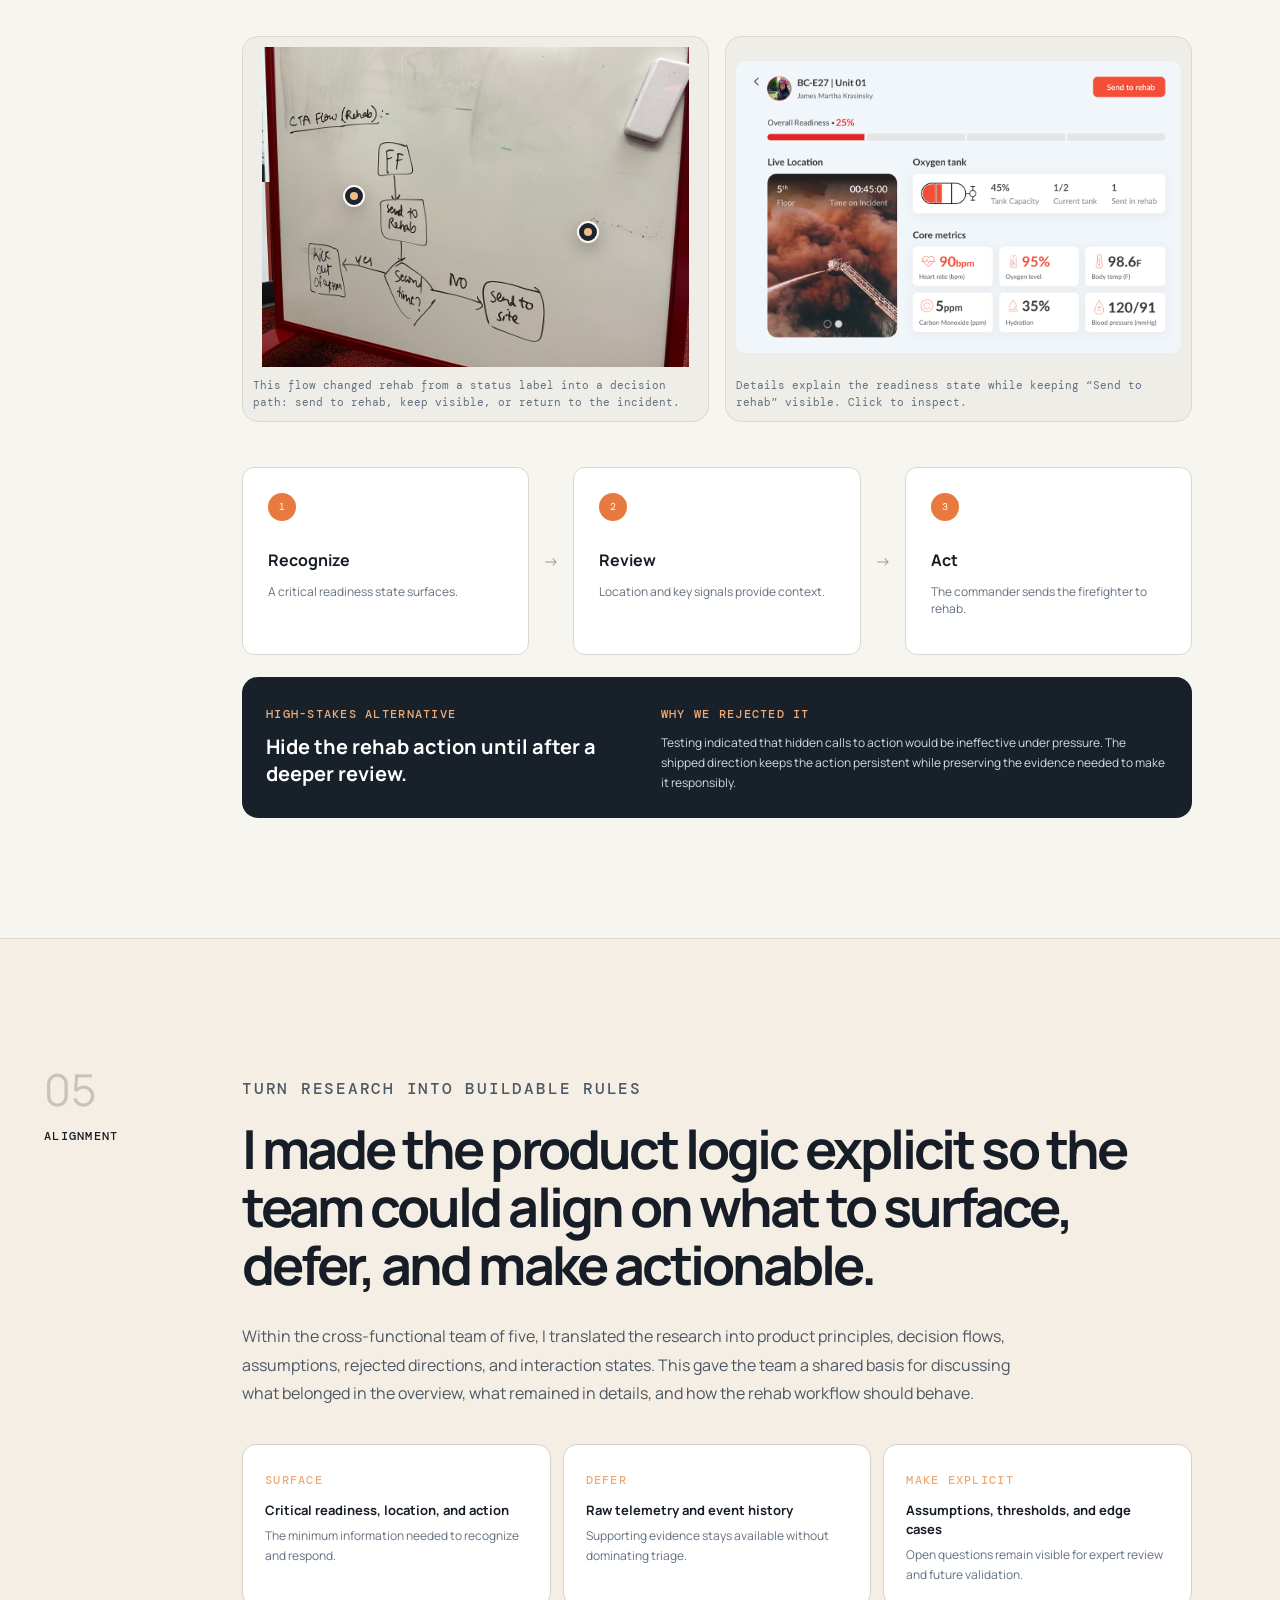
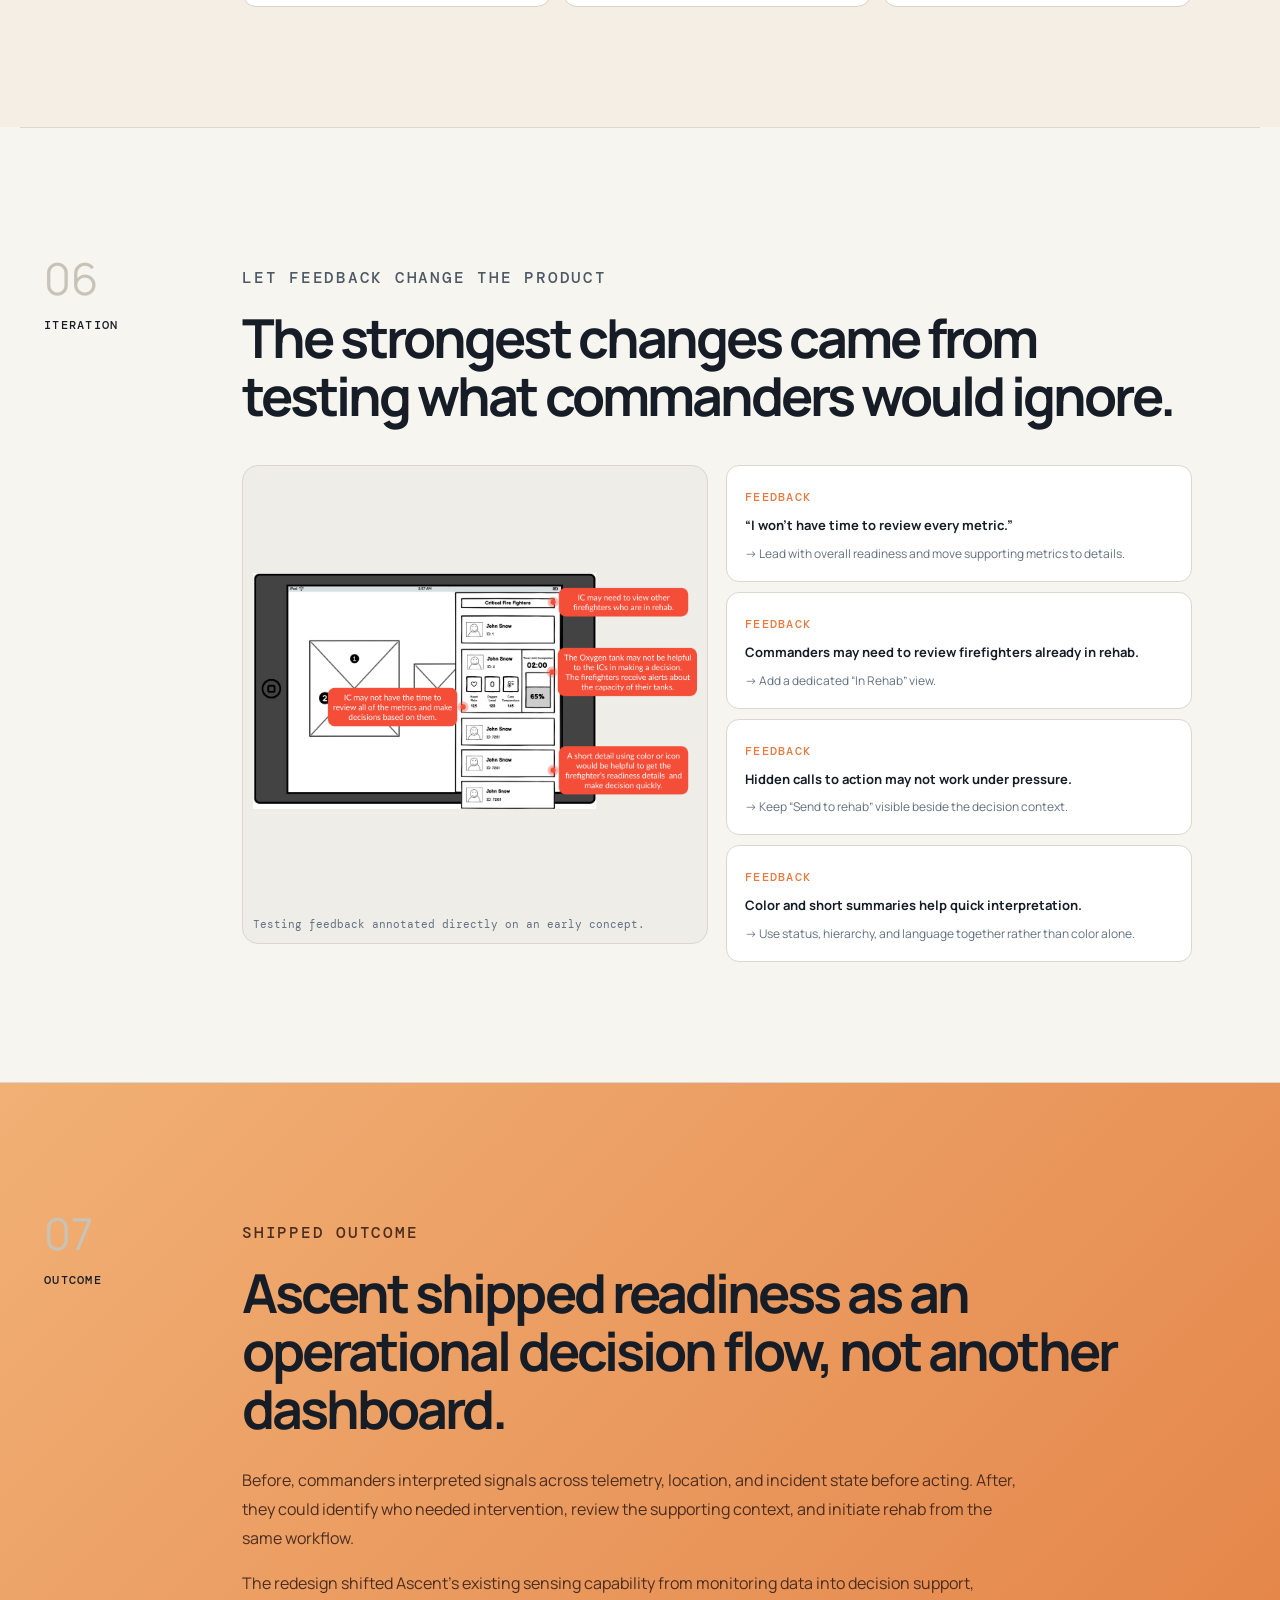
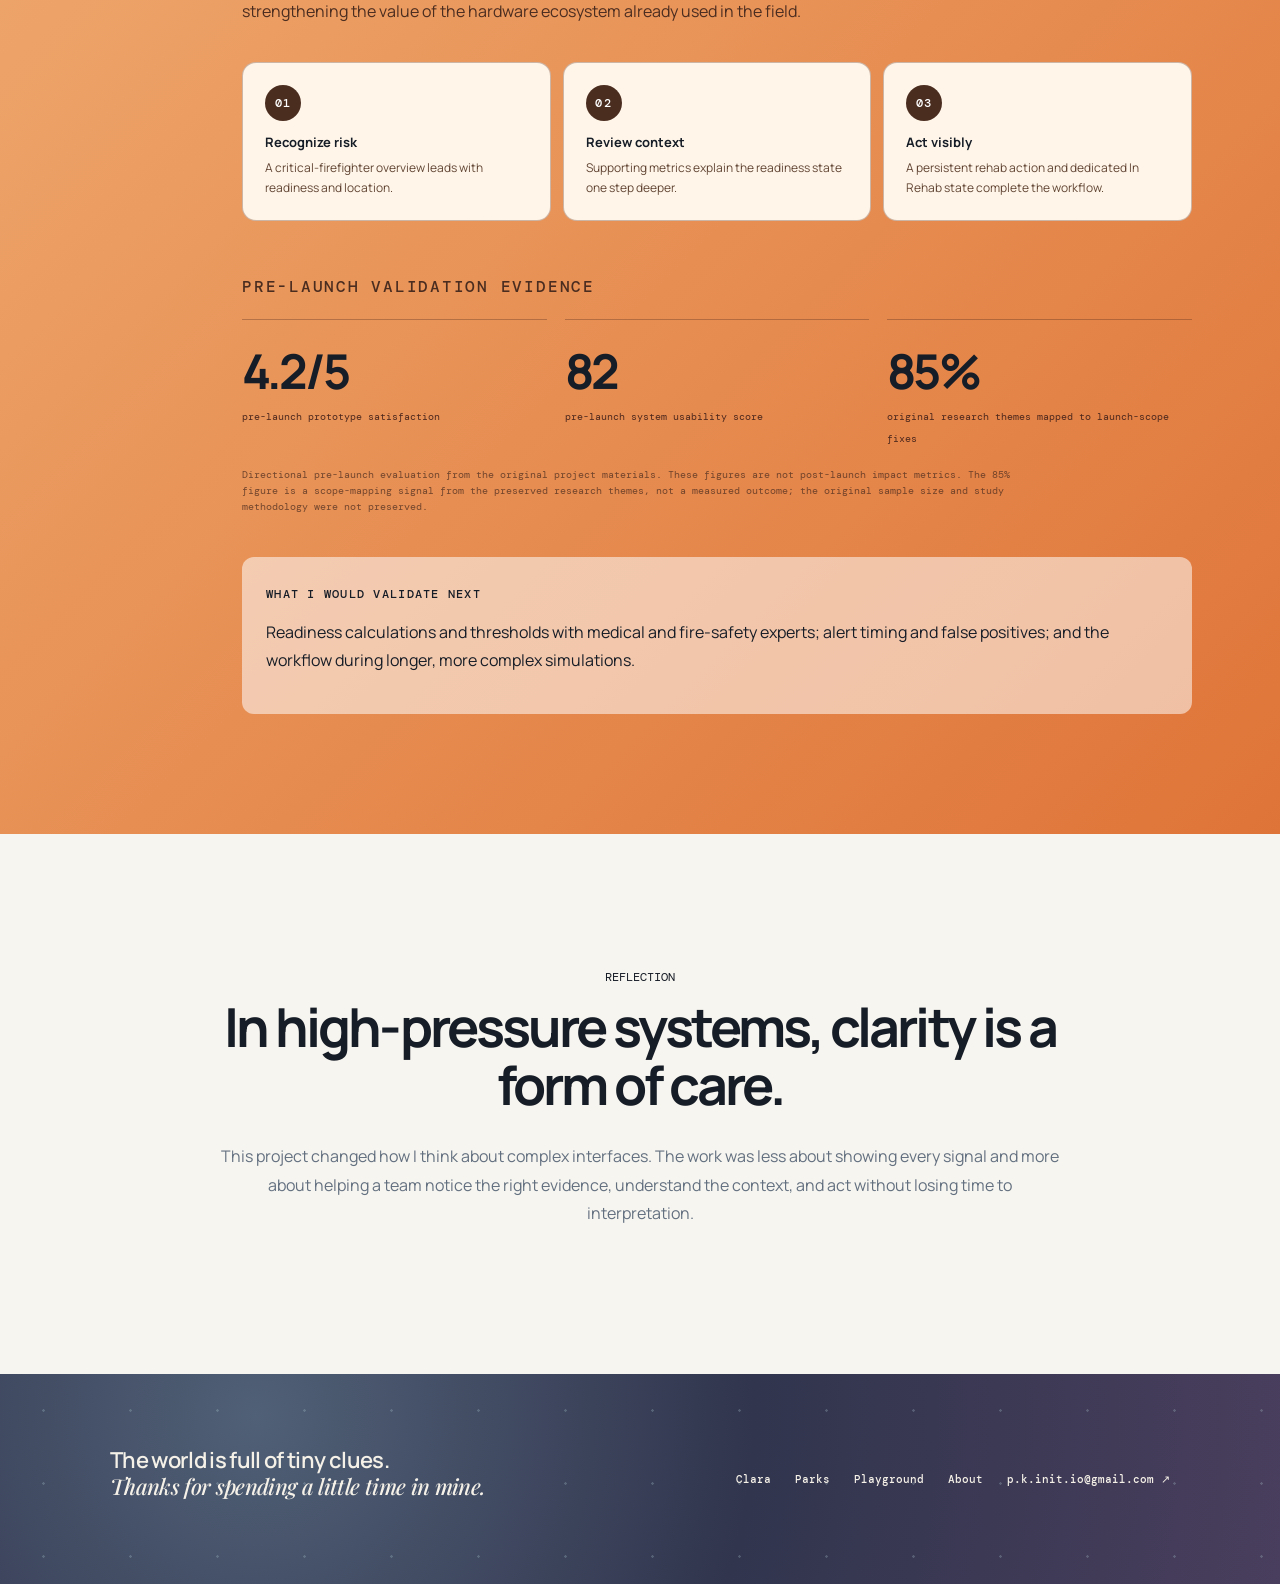
<file: ascent.html>
<!doctype html>
<html lang="en">
<head>
  <meta charset="UTF-8">
  <meta name="viewport" content="width=device-width, initial-scale=1">
  <title>Ascent — Pravallika</title>
  <meta name="description" content="How Pravallika designed and shipped a readiness-and-rehab workflow for high-stakes incident command.">
  <script type="text/javascript">
      (function(c,l,a,r,i,t,y){
          c[a]=c[a]||function(){(c[a].q=c[a].q||[]).push(arguments)};
          t=l.createElement(r);t.async=1;t.src="https://www.clarity.ms/tag/"+i;
          y=l.getElementsByTagName(r)[0];y.parentNode.insertBefore(t,y);
      })(window, document, "clarity", "script", "xfas4qc75u");
  </script>
  <link rel="preconnect" href="https://fonts.googleapis.com">
  <link rel="preconnect" href="https://fonts.gstatic.com" crossorigin>
  <link href="https://fonts.googleapis.com/css2?family=DM+Mono:wght@400;500&amp;family=Manrope:wght@400;500;600;700;800&amp;family=Playfair+Display:ital,wght@1,700&amp;display=swap" rel="stylesheet">
  <link rel="stylesheet" href="ascent.css">
  <link rel="stylesheet" href="site-shell.css">
  <script src="ascent.js" defer></script>
  <script src="site-companion.js" defer></script>
</head>
<body class="ascent-case">
  <a href="#main-content" class="skip-link">Skip to content</a>
  <header class="case-nav">
    <a href="constellation.html?skipIntro=1">← desktop</a>
    <span>Ascent / case study</span>
    <a href="#outcomes">outcomes ↓</a>
  </header>

  <main id="main-content">
    <section class="hero">
      <div class="hero-copy">
        <p class="eyebrow">ASCENT INTEGRATED TECH · PRODUCT DESIGN</p>
        <h1>Helping incident commanders recognize risk and move firefighters to rehab.</h1>
        <p class="lede">Within a cross-functional team of five, I designed and shipped a readiness-and-rehab workflow inside Ascent's incident command product, turning complex telemetry into a focused view of who needs attention and what to do next.</p>
        <p class="case-context-line">2024 · shipped feature · cross-functional team of five</p>
        <dl class="project-meta">
          <div><dt>ROLE</dt><dd>Product design · research &amp; interaction</dd></div>
          <div><dt>SCOPE</dt><dd>Discovery through shipped feature</dd></div>
          <div><dt>TEAM</dt><dd>Cross-functional team of five</dd></div>
          <div><dt>CONTEXT</dt><dd>High-stakes incident response</dd></div>
        </dl>
        <div class="case-fast-path" aria-label="Ascent quick summary">
          <a href="#outcomes">read the short version ↓</a>
        </div>
      </div>
      <figure class="hero-figure product-frame">
        <div class="product-frame-bar"><span>ASCENT COMMAND · LIVE INCIDENT</span><b>SHIPPED FEATURE</b></div>
        <div class="hero-screen"><img class="expandable" data-expandable src="assets/ascent/final-overview.png" alt="Shipped Ascent overview showing a floor plan, critical firefighters, and a rehab list" data-lightbox-caption="Shipped overview: incident commanders can locate risk, review readiness, and send a firefighter to rehab without leaving the incident view."></div>
        <div class="hero-annotations" aria-hidden="true"><span>01 · TRIAGE RISK</span><span>02 · REVIEW READINESS</span><span>03 · ACT IN CONTEXT</span></div>
        <figcaption>Shipped overview: locate risk, review readiness, and act without leaving the incident view.</figcaption>
      </figure>
    </section>

    <section class="summary" aria-label="Project at a glance">
      <div><small>THE PROBLEM</small><p>Ascent could collect and display incident data, but commanders still had to interpret too much information before deciding who needed help.</p></div>
      <div><small>MY CONTRIBUTION</small><p>I led research synthesis, workflow definition, interaction design, prototype testing, and refinement of the readiness-and-rehab flow within a cross-functional team of five.</p></div>
      <div><small>THE RESULT</small><p>A shipped workflow that leads with actionable readiness, keeps supporting telemetry available, and makes rehab explicit.</p></div>
      <div><small>VALIDATION SIGNAL</small><p>Pre-launch evaluation recorded an 82 SUS and 4.2/5 prototype satisfaction. Post-launch impact was not available in the preserved materials, so I treat these as directional validation signals.</p></div>
    </section>

    <section class="story">
      <div class="label"><span>01</span><small>CONTEXT</small></div>
      <div class="copy">
        <p class="eyebrow orange">DESIGNING INSIDE AN ACTIVE COMMAND SYSTEM</p>
        <h2>The feature had to earn attention in an environment already full of it.</h2>
        <p>During active incidents, incident commanders monitor crews, radio traffic, changing hazards, and evacuation procedures simultaneously. Delayed decisions around firefighter exhaustion and rehabilitation can increase risk for crews already operating under extreme physical strain. The challenge was not presenting more data; it was helping commanders recognize who needed attention quickly enough to act.</p>
        <div class="image-pair">
          <figure><img class="artifact-image" src="assets/ascent/interface-clean-1.avif" alt="Existing Ascent tablet interface showing an incident map, firefighter markers, and a compact readiness popup"><figcaption>The existing command interface already combined maps, assignments, and incident controls.</figcaption></figure>
          <figure><img src="assets/ascent/field-context.png" alt="Firefighters, fire engines, and smoke during a live training incident"><figcaption>The real operating context is physical, social, and time-sensitive.</figcaption></figure>
        </div>
        <blockquote class="evidence-quote">
          <small>PROTOTYPE-TESTING FEEDBACK</small>
          <p>“I won't have time to review every metric.”</p>
          <span>That constraint reframed the problem from displaying health data to supporting a rapid triage decision.</span>
        </blockquote>
        <p class="callout">The core design question became: how might the system help an incident commander recognize risk and make a rehab decision without asking them to analyze a dashboard?</p>
      </div>
    </section>

    <section class="story synthesis-section">
      <div class="label"><span>02</span><small>SYNTHESIS</small></div>
      <div class="copy">
        <p class="eyebrow orange">FROM RESEARCH TO PRODUCT PRINCIPLES</p>
        <h2>We first had to decide what information deserved to interrupt the incident.</h2>
        <p>I synthesized stakeholder conversations, domain research, field context, and prototype feedback to rank what deserved attention under pressure: what should interrupt, what should stay one step deeper, and what should become an action.</p>
        <div class="insight-chain" aria-label="Research observations, insights, and product principles">
          <article><small>OBSERVATION</small><p>Commanders already split attention across people, radio, map, and incident state.</p><b>Insight: another alert would compete for attention.</b><span>Principle: interrupt only when action is required.</span></article>
          <article><small>OBSERVATION</small><p>Commanders checked location before interpreting health signals.</p><b>Insight: risk only mattered when tied to place.</b><span>Principle: context comes before diagnosis.</span></article>
          <article><small>OBSERVATION</small><p>Rehab status disappeared once the firefighter left the main incident flow.</p><b>Insight: actions needed continuity across screens.</b><span>Principle: keep rehab visible and actionable.</span></article>
        </div>
        <div class="synthesis-card">
          <div class="synthesis-head"><span>✦</span><div><small>RESEARCH SYNTHESIS</small><b>Turning observations into product principles</b></div><em>4 inputs → 3 working principles</em></div>
          <div class="synthesis-body">
            <div><small>INPUTS</small><p>Stakeholder interviews · field observation · secondary research · prototype tests</p></div>
            <div class="synthesis-arrow">↓</div>
            <ol>
              <li><b>Lead with readiness, not telemetry.</b><span>Show the operational implication before the underlying signals.</span></li>
              <li><b>Design the overview for triage.</b><span>Help commanders locate and review the people who need attention first.</span></li>
              <li><b>Make rehab visible and actionable.</b><span>Keep supporting context one step away and the next action explicit.</span></li>
            </ol>
          </div>
          <p class="evidence-scope">I treated these principles as buildable hypotheses: strong enough to guide the launch scope, but still needing field validation with medical and fire-safety experts.</p>
        </div>
        <div class="image-pair research-images">
          <figure><img src="assets/ascent/research-plan.jpg" alt="Research-planning whiteboard mapping methods, stakeholders, and incident-response roles"><div class="artifact-hotspots" aria-label="Research-plan annotations"><button type="button" class="hotspot hotspot-a"><span>Mapped who depends on the command view.</span></button><button type="button" class="hotspot hotspot-c"><span>Separated field context from interface assumptions.</span></button></div><figcaption>This map clarified that the command view had to serve the incident commander first, while still accounting for firefighter, EMS, and rehab handoffs.</figcaption></figure>
          <figure><img src="assets/ascent/assumptions.jpg" alt="Product assumptions whiteboard documenting alert behavior, first-screen constraints, and rejected ideas"><div class="artifact-hotspots" aria-label="Assumption-board annotations"><button type="button" class="hotspot hotspot-b"><span>This is where alerts became a triage question.</span></button><button type="button" class="hotspot hotspot-c"><span>Rejected “show everything” before committing to overview hierarchy.</span></button></div><figcaption>This board turned assumptions into rules: show only what supports triage, defer the rest, and make rejected directions explicit.</figcaption></figure>
        </div>
      </div>
    </section>

    <section class="story muted">
      <div class="label"><span>03</span><small>DECISION ONE</small></div>
      <div class="copy">
        <p class="eyebrow orange">DESIGN THE OVERVIEW FOR TRIAGE</p>
        <h2>Replace a wall of telemetry with an answer to “who needs attention?”</h2>
        <p>The existing system already carried incident context, firefighter identity, biometrics, map information, and event history. Our redesign did not need to add more data; it needed to turn that data into a triage workflow commanders could act on quickly.</p>
        <aside class="tension-card">
          <small>PRODUCT TENSION</small>
          <b>More telemetry felt safer, but it made decisions slower.</b>
          <p>The team had to balance a natural impulse to expose every available signal with the commander's actual need: a fast, defensible answer to who needs attention now.</p>
        </aside>
        <div class="comparison" data-comparison>
          <div class="comparison-controls" role="group" aria-label="Compare existing and redesigned Ascent interfaces">
            <button type="button" class="active" data-view="before" aria-pressed="true">EXISTING SYSTEM</button>
            <button type="button" data-view="after" aria-pressed="false">REDESIGNED WORKFLOW</button>
          </div>
          <figure>
            <img class="expandable artifact-image" data-expandable data-before src="assets/ascent/existing-readiness-clean.png" alt="Existing Ascent readiness interface showing firefighter profile, vitals, tank information, map, and event history" data-lightbox-caption="Existing system: firefighter identity, vitals, location, tank information, and history were available, but commanders still had to synthesize the action.">
            <img class="expandable" data-expandable data-after hidden src="assets/ascent/final-overview.png" alt="Redesigned readiness overview focused on critical firefighters and rehab" data-lightbox-caption="Redesigned workflow: readiness, location, and rehab actions form a focused triage path.">
            <figcaption data-caption>The system had the signals. The redesign clarified the decision: who needs attention, where are they, and what should happen next?</figcaption>
          </figure>
        </div>
        <div class="decision-grid">
          <article><small>REJECTED DIRECTION</small><b>Make every available biometric visible on the overview</b><p>This treated all signals as equally urgent and required commanders to interpret the data while coordinating an active incident.</p></article>
          <article><small>REJECTED DIRECTION</small><b>Use event history as the primary explanation</b><p>History is valuable for investigation, but it is not the fastest path to deciding who needs support now.</p></article>
          <article><small>PRODUCT DECISION</small><b>Lead with readiness, location, and visible actions</b><p>The overview supports triage; underlying telemetry and history remain available when deeper context is needed.</p></article>
        </div>
      </div>
    </section>

    <section class="story">
      <div class="label"><span>04</span><small>DECISION TWO</small></div>
      <div class="copy">
        <p class="eyebrow orange">MAKE REHAB A WORKFLOW, NOT A LABEL</p>
        <h2>Connect recognition, review, and action without hiding the next step.</h2>
        <p>Testing showed that commanders needed to see who was already in rehab and that hidden calls to action would be ineffective. The redesigned workflow introduced a dedicated rehab state, persistent actions, and a details view that explains the readiness summary.</p>
        <div class="image-pair">
          <figure><img src="assets/ascent/rehab-flow.jpg" alt="Whiteboard decision flow for sending a firefighter to rehab or returning them to the incident"><div class="artifact-hotspots" aria-label="Rehab-flow annotations"><button type="button" class="hotspot hotspot-a"><span>This branch became the dedicated In Rehab state.</span></button><button type="button" class="hotspot hotspot-c"><span>Edge cases clarified when the action should stay visible.</span></button></div><figcaption>This flow changed rehab from a status label into a decision path: send to rehab, keep visible, or return to the incident.</figcaption></figure>
          <figure><img class="expandable" data-expandable src="assets/ascent/final-details.png" alt="Final firefighter details view with readiness, location, oxygen tank, and key metrics" data-lightbox-caption="Shipped details view: supporting telemetry explains the readiness state while the rehab action remains visible."><figcaption>Details explain the readiness state while keeping “Send to rehab” visible. Click to inspect.</figcaption></figure>
        </div>
        <div class="flow">
          <article><span>1</span><b>Recognize</b><p>A critical readiness state surfaces.</p></article>
          <i>→</i>
          <article><span>2</span><b>Review</b><p>Location and key signals provide context.</p></article>
          <i>→</i>
          <article><span>3</span><b>Act</b><p>The commander sends the firefighter to rehab.</p></article>
        </div>
        <div class="tradeoff-card">
          <div><small>HIGH-STAKES ALTERNATIVE</small><h3>Hide the rehab action until after a deeper review.</h3></div>
          <div><small>WHY WE REJECTED IT</small><p>Testing indicated that hidden calls to action would be ineffective under pressure. The shipped direction keeps the action persistent while preserving the evidence needed to make it responsibly.</p></div>
        </div>
      </div>
    </section>

    <section class="story alignment">
      <div class="label"><span>05</span><small>ALIGNMENT</small></div>
      <div class="copy">
        <p class="eyebrow orange">TURN RESEARCH INTO BUILDABLE RULES</p>
        <h2>I made the product logic explicit so the team could align on what to surface, defer, and make actionable.</h2>
        <p>Within the cross-functional team of five, I translated the research into product principles, decision flows, assumptions, rejected directions, and interaction states. This gave the team a shared basis for discussing what belonged in the overview, what remained in details, and how the rehab workflow should behave.</p>
        <div class="alignment-grid">
          <article><small>SURFACE</small><b>Critical readiness, location, and action</b><p>The minimum information needed to recognize and respond.</p></article>
          <article><small>DEFER</small><b>Raw telemetry and event history</b><p>Supporting evidence stays available without dominating triage.</p></article>
          <article><small>MAKE EXPLICIT</small><b>Assumptions, thresholds, and edge cases</b><p>Open questions remain visible for expert review and future validation.</p></article>
        </div>
      </div>
    </section>

    <section class="story testing">
      <div class="label"><span>06</span><small>ITERATION</small></div>
      <div class="copy">
        <p class="eyebrow orange">LET FEEDBACK CHANGE THE PRODUCT</p>
        <h2>The strongest changes came from testing what commanders would ignore.</h2>
        <div class="testing-layout">
          <figure><img src="assets/ascent/testing-feedback.png" alt="Annotated early wireframe showing usability findings about metrics, oxygen-tank information, and the rehab state"><figcaption>Testing feedback annotated directly on an early concept.</figcaption></figure>
          <div class="feedback-list">
            <article><small>FEEDBACK</small><b>“I won't have time to review every metric.”</b><span>→ Lead with overall readiness and move supporting metrics to details.</span></article>
            <article><small>FEEDBACK</small><b>Commanders may need to review firefighters already in rehab.</b><span>→ Add a dedicated “In Rehab” view.</span></article>
            <article><small>FEEDBACK</small><b>Hidden calls to action may not work under pressure.</b><span>→ Keep “Send to rehab” visible beside the decision context.</span></article>
            <article><small>FEEDBACK</small><b>Color and short summaries help quick interpretation.</b><span>→ Use status, hierarchy, and language together rather than color alone.</span></article>
          </div>
        </div>
      </div>
    </section>

    <section class="story outcomes" id="outcomes">
      <div class="label"><span>07</span><small>OUTCOME</small></div>
      <div class="copy">
        <p class="eyebrow">SHIPPED OUTCOME</p>
        <h2>Ascent shipped readiness as an operational decision flow, not another dashboard.</h2>
        <p>Before, commanders interpreted signals across telemetry, location, and incident state before acting. After, they could identify who needed intervention, review the supporting context, and initiate rehab from the same workflow.</p>
        <p>The redesign shifted Ascent's existing sensing capability from monitoring data into decision support, strengthening the value of the hardware ecosystem already used in the field.</p>
        <div class="shipped-grid">
          <article><span>01</span><b>Recognize risk</b><p>A critical-firefighter overview leads with readiness and location.</p></article>
          <article><span>02</span><b>Review context</b><p>Supporting metrics explain the readiness state one step deeper.</p></article>
          <article><span>03</span><b>Act visibly</b><p>A persistent rehab action and dedicated In Rehab state complete the workflow.</p></article>
        </div>
        <p class="eyebrow validation-label">PRE-LAUNCH VALIDATION EVIDENCE</p>
        <div class="metrics">
          <article><strong>4.2/5</strong><span>pre-launch prototype satisfaction</span></article>
          <article><strong>82</strong><span>pre-launch system usability score</span></article>
          <article><strong>85%</strong><span>original research themes mapped to launch-scope fixes</span></article>
        </div>
        <p class="metric-note">Directional pre-launch evaluation from the original project materials. These figures are not post-launch impact metrics. The 85% figure is a scope-mapping signal from the preserved research themes, not a measured outcome; the original sample size and study methodology were not preserved.</p>
        <aside><small>WHAT I WOULD VALIDATE NEXT</small><p>Readiness calculations and thresholds with medical and fire-safety experts; alert timing and false positives; and the workflow during longer, more complex simulations.</p></aside>
      </div>
    </section>

    <section class="reflection">
      <small>REFLECTION</small>
      <h2>In high-pressure systems, clarity is a form of care.</h2>
      <p>This project changed how I think about complex interfaces. The work was less about showing every signal and more about helping a team notice the right evidence, understand the context, and act without losing time to interpretation.</p>
    </section>
  </main>
  <footer class="about-footer">
    <div class="footer-signal"><p>The world is full of tiny clues.<br><em>Thanks for spending a little time in mine.</em></p></div>
    <nav aria-label="Footer navigation"><a href="clara.html">Clara</a><a href="parks.html">Parks</a><a href="playground.html">Playground</a><a href="about.html">About</a><a href="mailto:p.k.init.io@gmail.com">p.k.init.io@gmail.com ↗</a></nav>
  </footer>
  <dialog class="image-dialog" aria-label="Expanded project image">
    <button type="button" class="image-dialog-close" aria-label="Close expanded image">×</button>
    <img alt="Expanded project image">
    <p></p>
  </dialog>
</body>
</html>
</file>
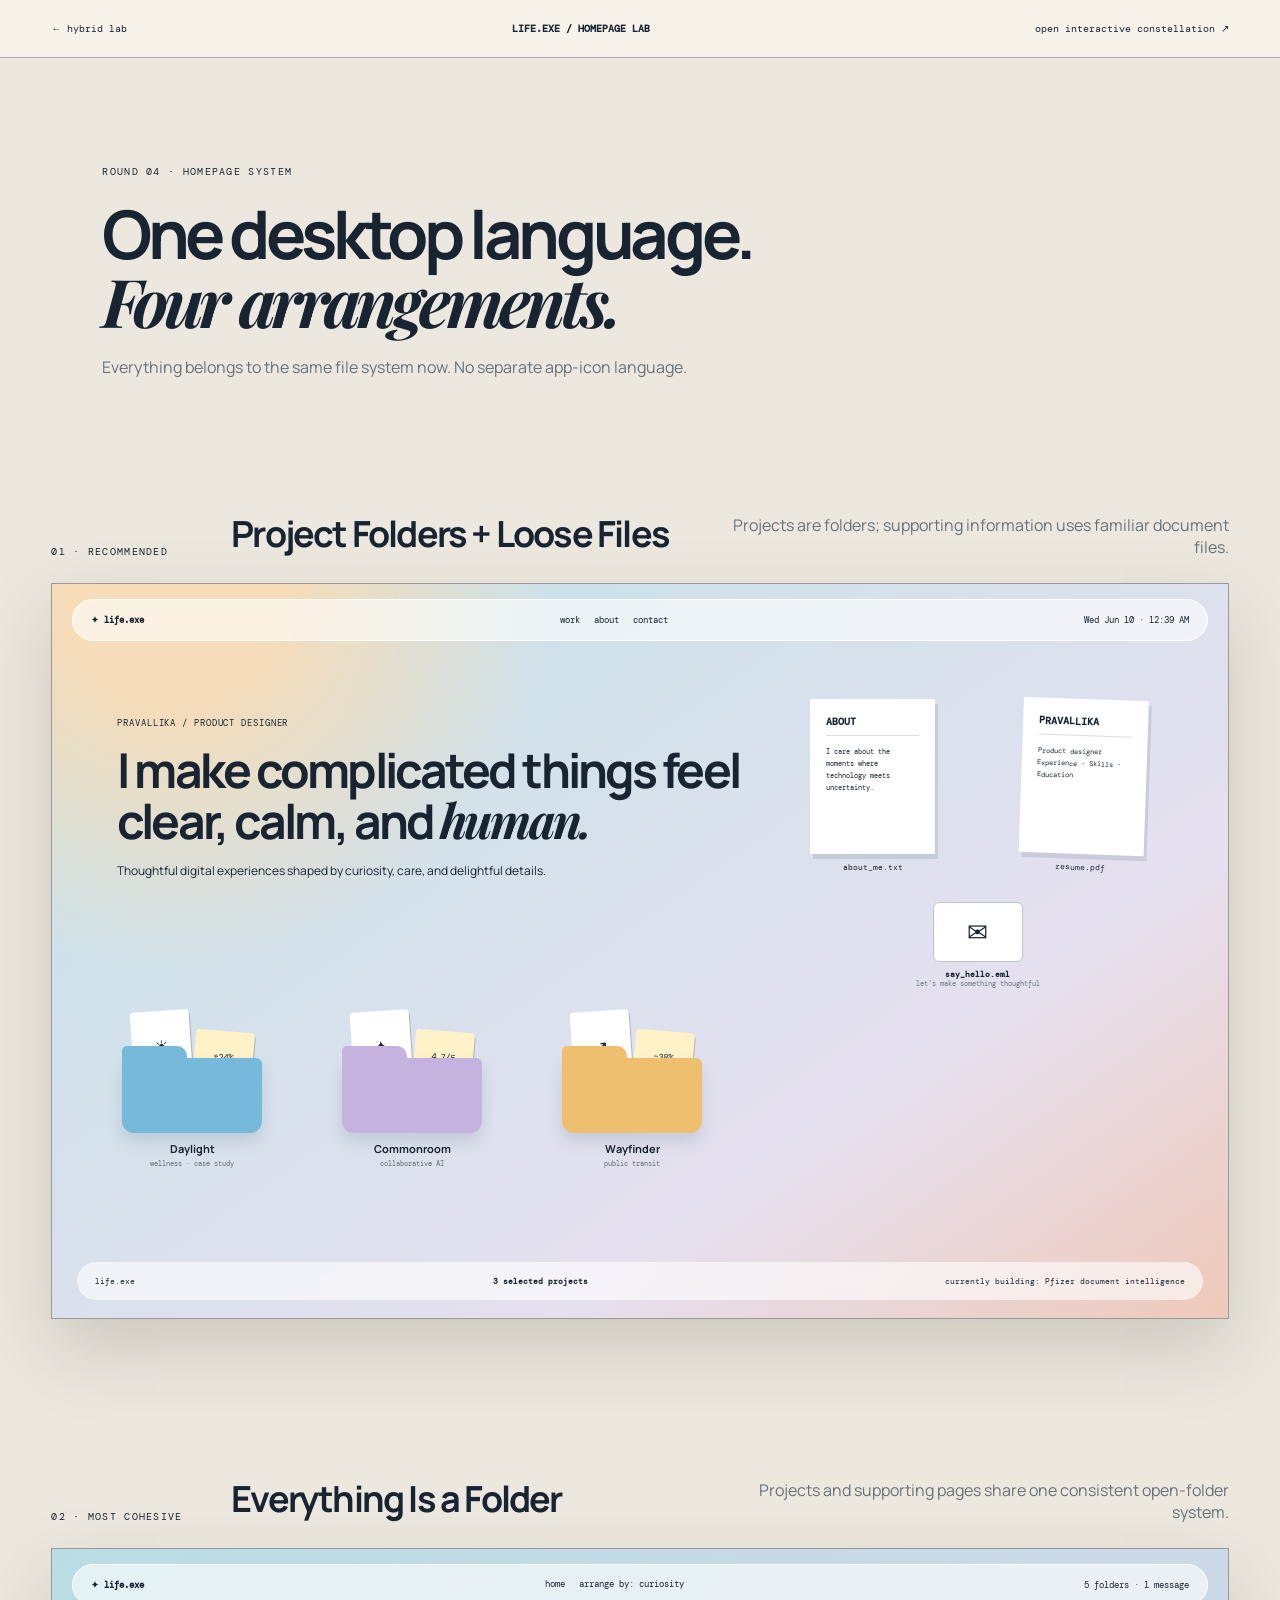
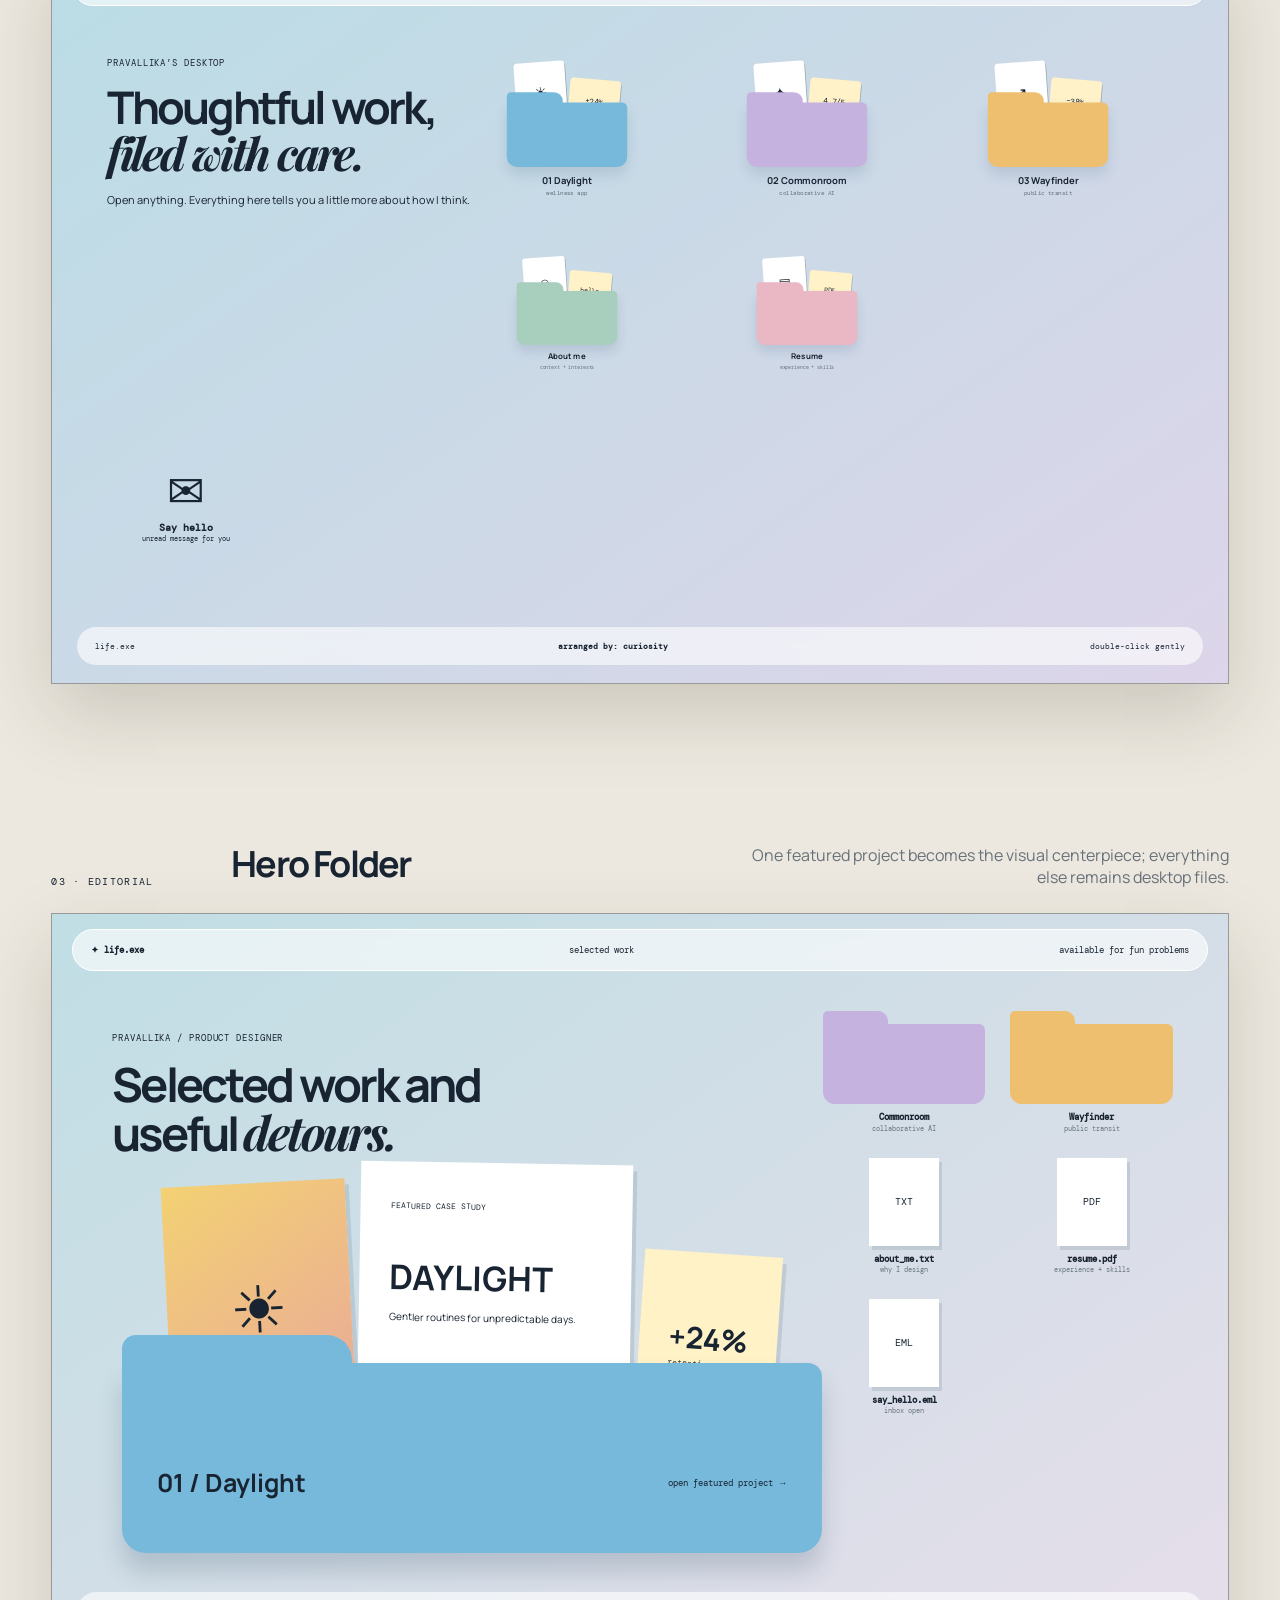
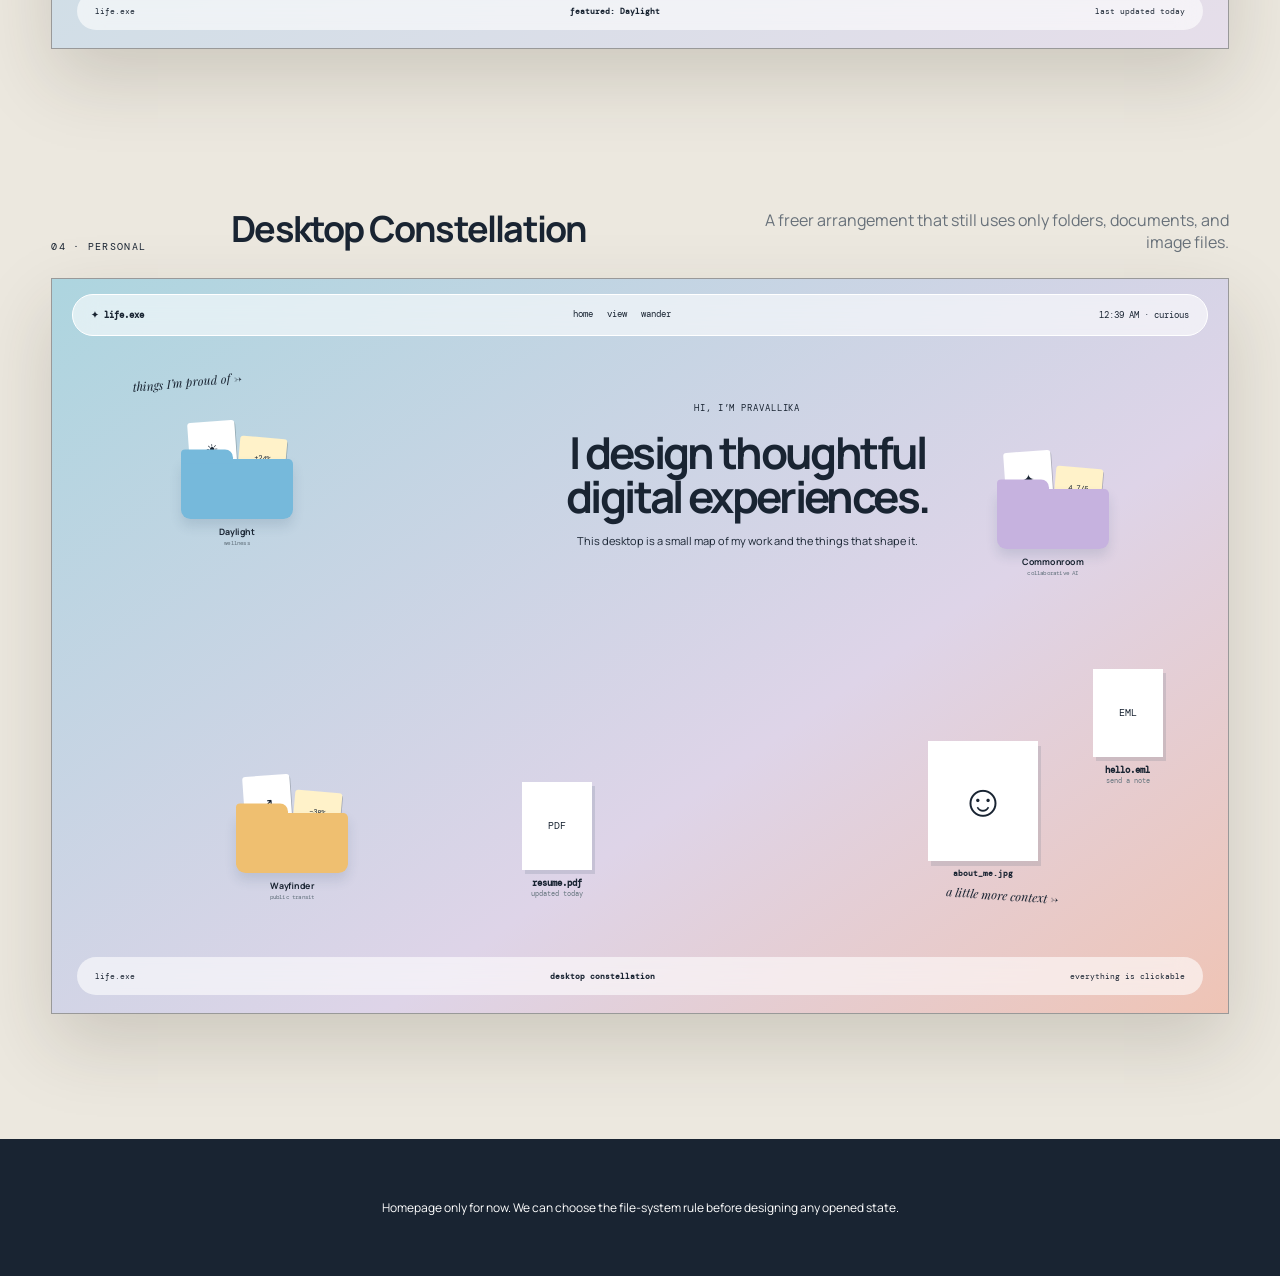
<file: homepage-lab.html>
<!doctype html>
<html lang="en">
<head>
  <meta charset="UTF-8"><meta name="viewport" content="width=device-width,initial-scale=1">
  <title>Life.exe Homepage Lab</title>
  <link rel="preconnect" href="https://fonts.googleapis.com"><link rel="preconnect" href="https://fonts.gstatic.com" crossorigin>
  <link href="https://fonts.googleapis.com/css2?family=DM+Mono:wght@400;500&family=Manrope:wght@400;600;700;800&family=Playfair+Display:ital,wght@0,700;1,700&display=swap" rel="stylesheet">
  <link rel="stylesheet" href="homepage-lab.css">
</head>
<body>
<header><a href="hybrid-lab.html">← hybrid lab</a><b>LIFE.EXE / HOMEPAGE LAB</b><span><a href="constellation.html">open interactive constellation ↗</a></span></header>
<main>
  <section class="intro"><span>ROUND 04 · HOMEPAGE SYSTEM</span><h1>One desktop language.<br><i>Four arrangements.</i></h1><p>Everything belongs to the same file system now. No separate app-icon language.</p></section>

  <section class="concept"><div class="label"><span>01 · RECOMMENDED</span><h2>Project Folders + Loose Files</h2><p>Projects are folders; supporting information uses familiar document files.</p></div>
    <div class="screen desktop d-one">
      <div class="topbar"><b>✦ life.exe</b><span>work　 about　 contact</span><i>Wed Jun 10 · 12:39 AM</i></div>
      <div class="hero"><small>PRAVALLIKA / PRODUCT DESIGNER</small><h3>I make complicated things feel<br>clear, calm, and <em>human.</em></h3><p>Thoughtful digital experiences shaped by curiosity, care, and delightful details.</p></div>
      <div class="folder-row">
        <a class="folder blue"><div class="contents"><i>☀</i><i>+24%</i></div><div class="front"></div><b>Daylight</b><span>wellness · case study</span></a>
        <a class="folder purple"><div class="contents"><i>✦</i><i>4.7/5</i></div><div class="front"></div><b>Commonroom</b><span>collaborative AI</span></a>
        <a class="folder yellow"><div class="contents"><i>↗</i><i>−38%</i></div><div class="front"></div><b>Wayfinder</b><span>public transit</span></a>
      </div>
      <div class="loose-files">
        <a class="doc about-doc"><div><b>ABOUT</b><p>I care about the moments where technology meets uncertainty.</p></div><span>about_me.txt</span></a>
        <a class="doc resume-doc"><div><b>PRAVALLIKA</b><p>Product designer<br>Experience · Skills · Education</p></div><span>resume.pdf</span></a>
        <a class="mail-file"><div>✉</div><b>say_hello.eml</b><span>let's make something thoughtful</span></a>
      </div>
      <div class="status"><span>life.exe</span><b>3 selected projects</b><span>currently building: Pfizer document intelligence</span></div>
    </div>
  </section>

  <section class="concept"><div class="label"><span>02 · MOST COHESIVE</span><h2>Everything Is a Folder</h2><p>Projects and supporting pages share one consistent open-folder system.</p></div>
    <div class="screen desktop d-two">
      <div class="topbar"><b>✦ life.exe</b><span>home　 arrange by: curiosity</span><i>5 folders · 1 message</i></div>
      <div class="title-center"><small>PRAVALLIKA’S DESKTOP</small><h3>Thoughtful work,<br><em>filed with care.</em></h3><p>Open anything. Everything here tells you a little more about how I think.</p></div>
      <div class="all-folders">
        <a class="folder blue big"><div class="contents"><i>☀</i><i>+24%</i></div><div class="front"></div><b>01 Daylight</b><span>wellness app</span></a>
        <a class="folder purple big"><div class="contents"><i>✦</i><i>4.7/5</i></div><div class="front"></div><b>02 Commonroom</b><span>collaborative AI</span></a>
        <a class="folder yellow big"><div class="contents"><i>↗</i><i>−38%</i></div><div class="front"></div><b>03 Wayfinder</b><span>public transit</span></a>
        <a class="folder green small"><div class="contents"><i>☺</i><i>hello</i></div><div class="front"></div><b>About me</b><span>context + interests</span></a>
        <a class="folder pink small"><div class="contents"><i>▤</i><i>PDF</i></div><div class="front"></div><b>Resume</b><span>experience + skills</span></a>
      </div>
      <div class="message-file"><span>✉</span><b>Say hello</b><small>unread message for you</small></div>
      <div class="status"><span>life.exe</span><b>arranged by: curiosity</b><span>double-click gently</span></div>
    </div>
  </section>

  <section class="concept"><div class="label"><span>03 · EDITORIAL</span><h2>Hero Folder</h2><p>One featured project becomes the visual centerpiece; everything else remains desktop files.</p></div>
    <div class="screen desktop d-three">
      <div class="topbar"><b>✦ life.exe</b><span>selected work</span><i>available for fun problems</i></div>
      <div class="editorial-title"><small>PRAVALLIKA / PRODUCT DESIGNER</small><h3>Selected work and<br>useful <em>detours.</em></h3></div>
      <a class="hero-folder"><div class="hero-contents"><span class="sun-sheet">☀</span><span class="text-sheet"><small>FEATURED CASE STUDY</small><b>DAYLIGHT</b><p>Gentler routines for unpredictable days.</p></span><span class="result-sheet">+24%<small>retention</small></span></div><div class="hero-front"><b>01 / Daylight</b><span>open featured project →</span></div></a>
      <div class="side-files">
        <a class="compact-folder purple"><div></div><b>Commonroom</b><span>collaborative AI</span></a>
        <a class="compact-folder yellow"><div></div><b>Wayfinder</b><span>public transit</span></a>
        <a class="plain-file"><i>TXT</i><b>about_me.txt</b><span>why I design</span></a>
        <a class="plain-file"><i>PDF</i><b>resume.pdf</b><span>experience + skills</span></a>
        <a class="plain-file"><i>EML</i><b>say_hello.eml</b><span>inbox open</span></a>
      </div>
      <div class="status"><span>life.exe</span><b>featured: Daylight</b><span>last updated today</span></div>
    </div>
  </section>

  <section class="concept"><div class="label"><span>04 · PERSONAL</span><h2>Desktop Constellation</h2><p>A freer arrangement that still uses only folders, documents, and image files.</p></div>
    <div class="screen desktop d-four">
      <div class="topbar"><b>✦ life.exe</b><span>home　 view　 wander</span><i>12:39 AM · curious</i></div>
      <div class="constellation-copy"><small>HI, I’M PRAVALLIKA</small><h3>I design thoughtful<br>digital experiences.</h3><p>This desktop is a small map of my work and the things that shape it.</p></div>
      <a class="folder blue c-day"><div class="contents"><i>☀</i><i>+24%</i></div><div class="front"></div><b>Daylight</b><span>wellness</span></a>
      <a class="folder purple c-ai"><div class="contents"><i>✦</i><i>4.7/5</i></div><div class="front"></div><b>Commonroom</b><span>collaborative AI</span></a>
      <a class="folder yellow c-way"><div class="contents"><i>↗</i><i>−38%</i></div><div class="front"></div><b>Wayfinder</b><span>public transit</span></a>
      <a class="photo-file"><div>☺</div><b>about_me.jpg</b></a>
      <a class="plain-file c-resume"><i>PDF</i><b>resume.pdf</b><span>updated today</span></a>
      <a class="plain-file c-mail"><i>EML</i><b>hello.eml</b><span>send a note</span></a>
      <div class="tiny-label">things I’m proud of →</div><div class="tiny-label second">a little more context →</div>
      <div class="status"><span>life.exe</span><b>desktop constellation</b><span>everything is clickable</span></div>
    </div>
  </section>
</main>
<footer>Homepage only for now. We can choose the file-system rule before designing any opened state.</footer>
</body></html>
</file>
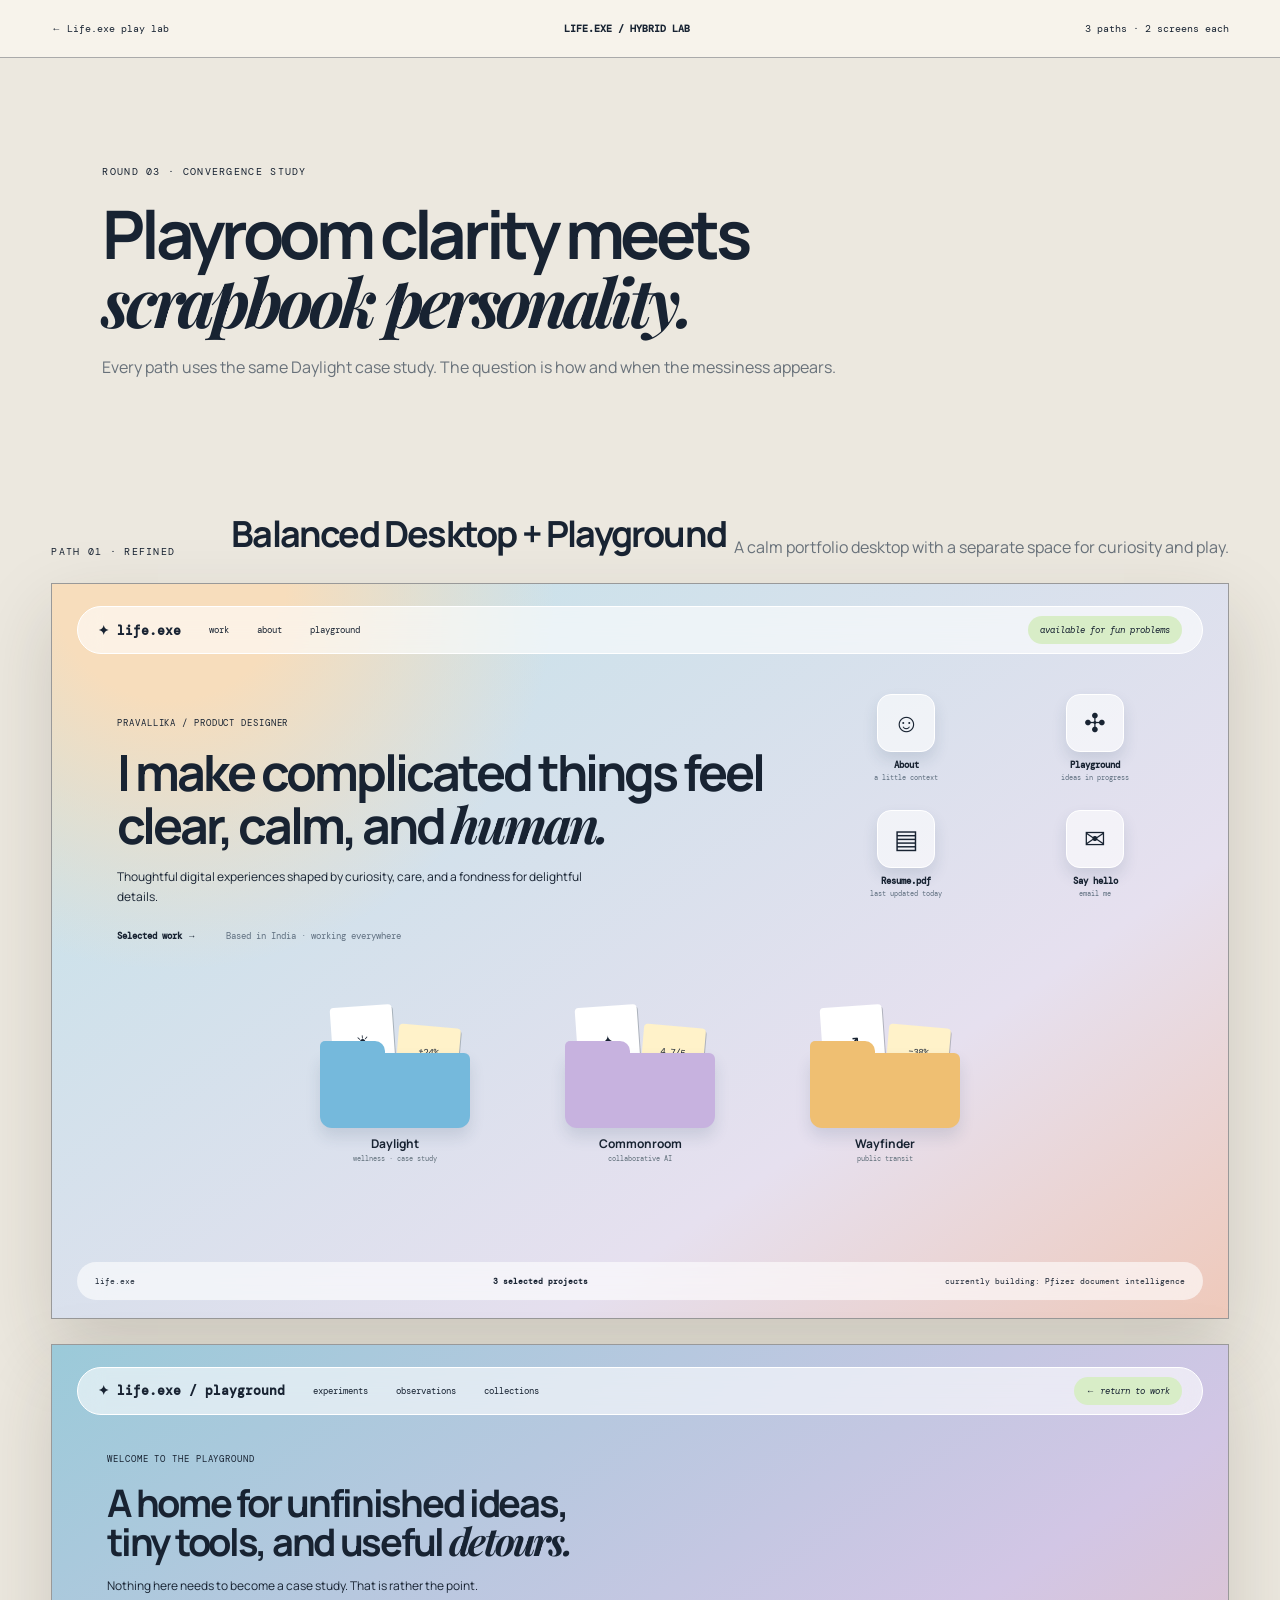
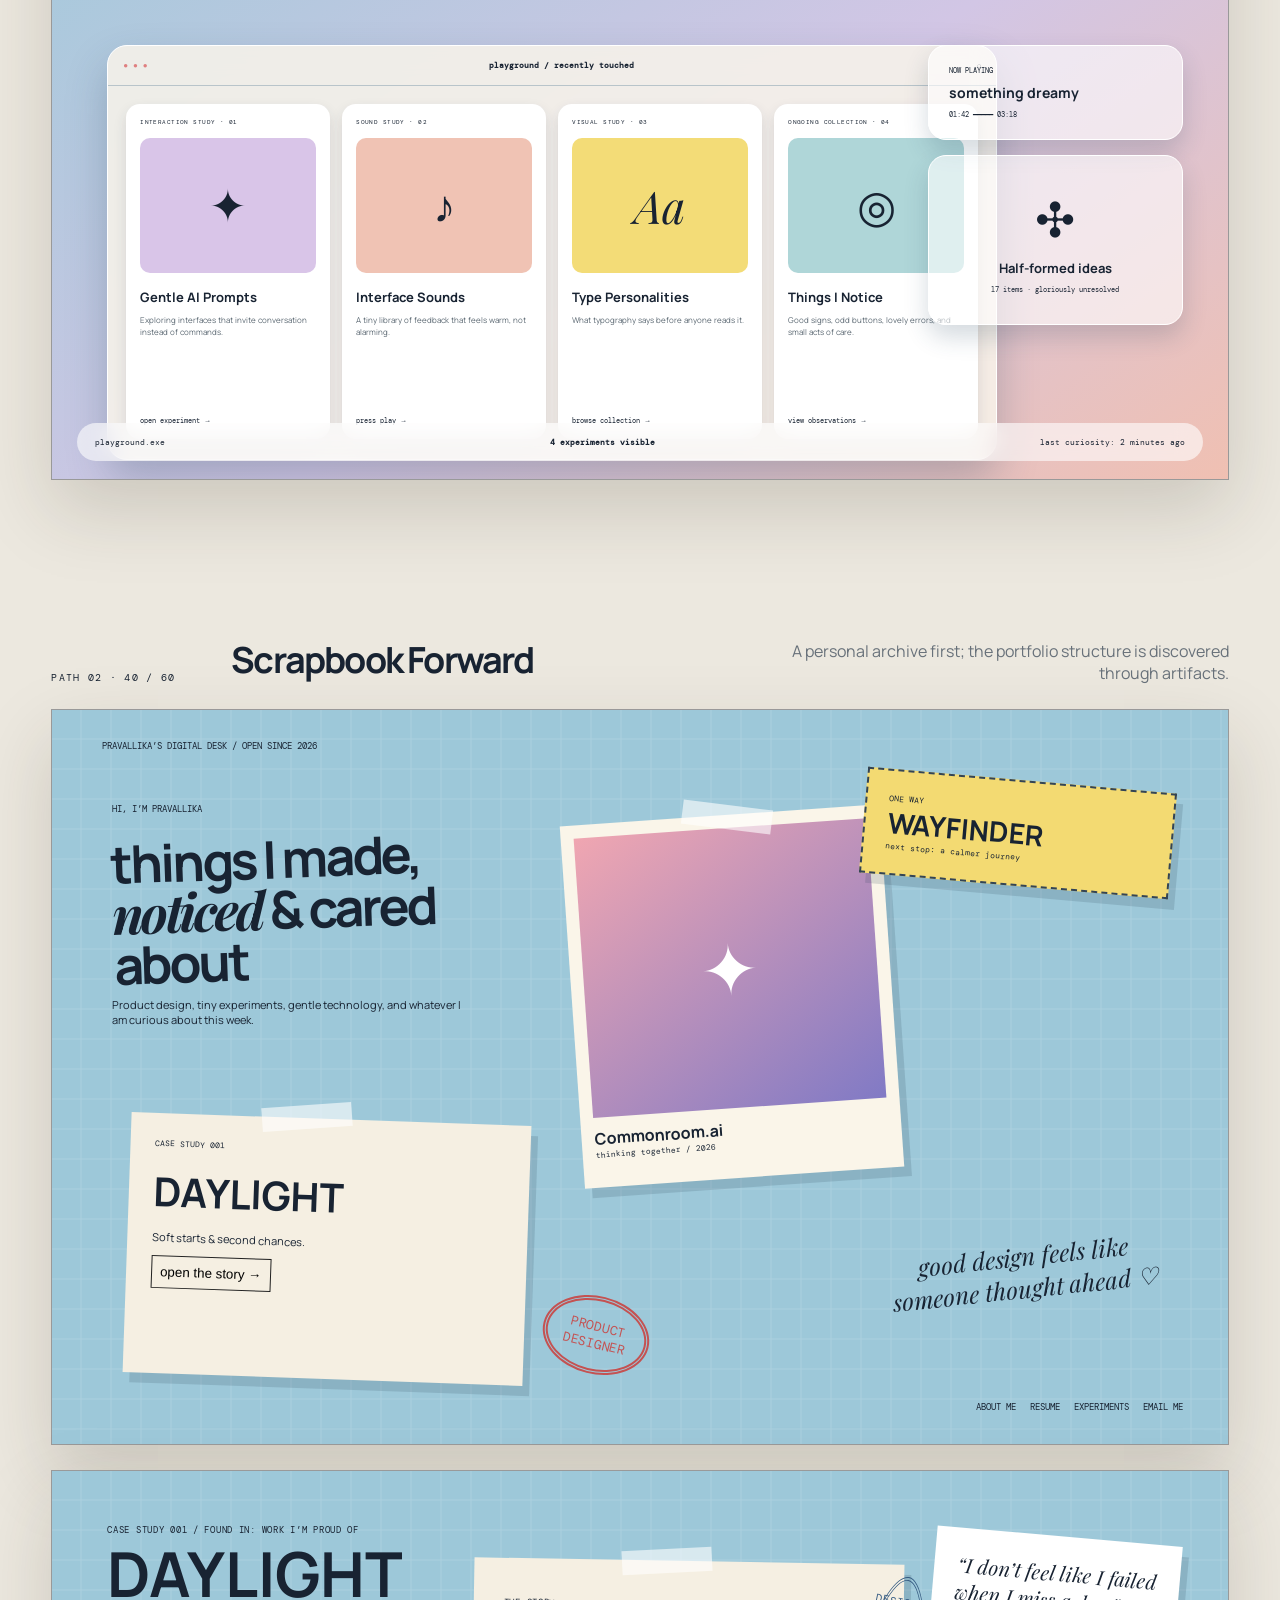
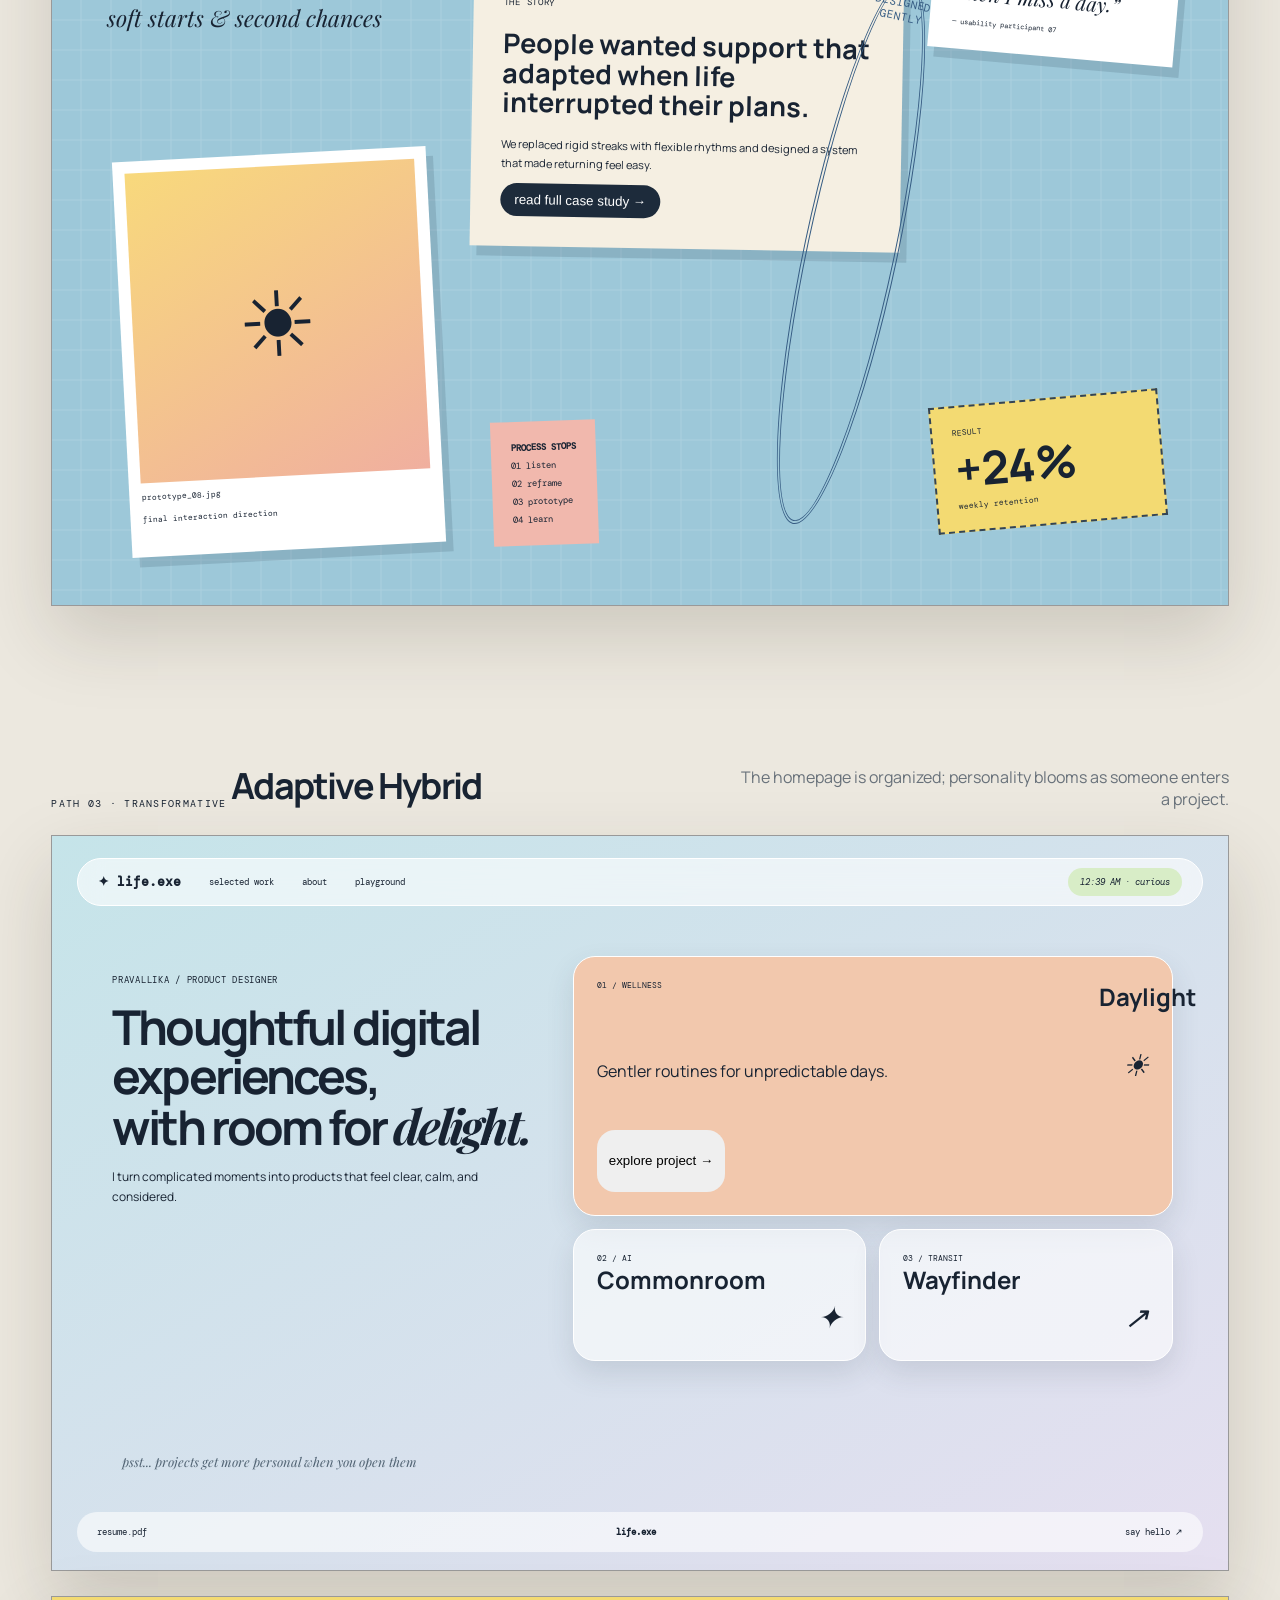
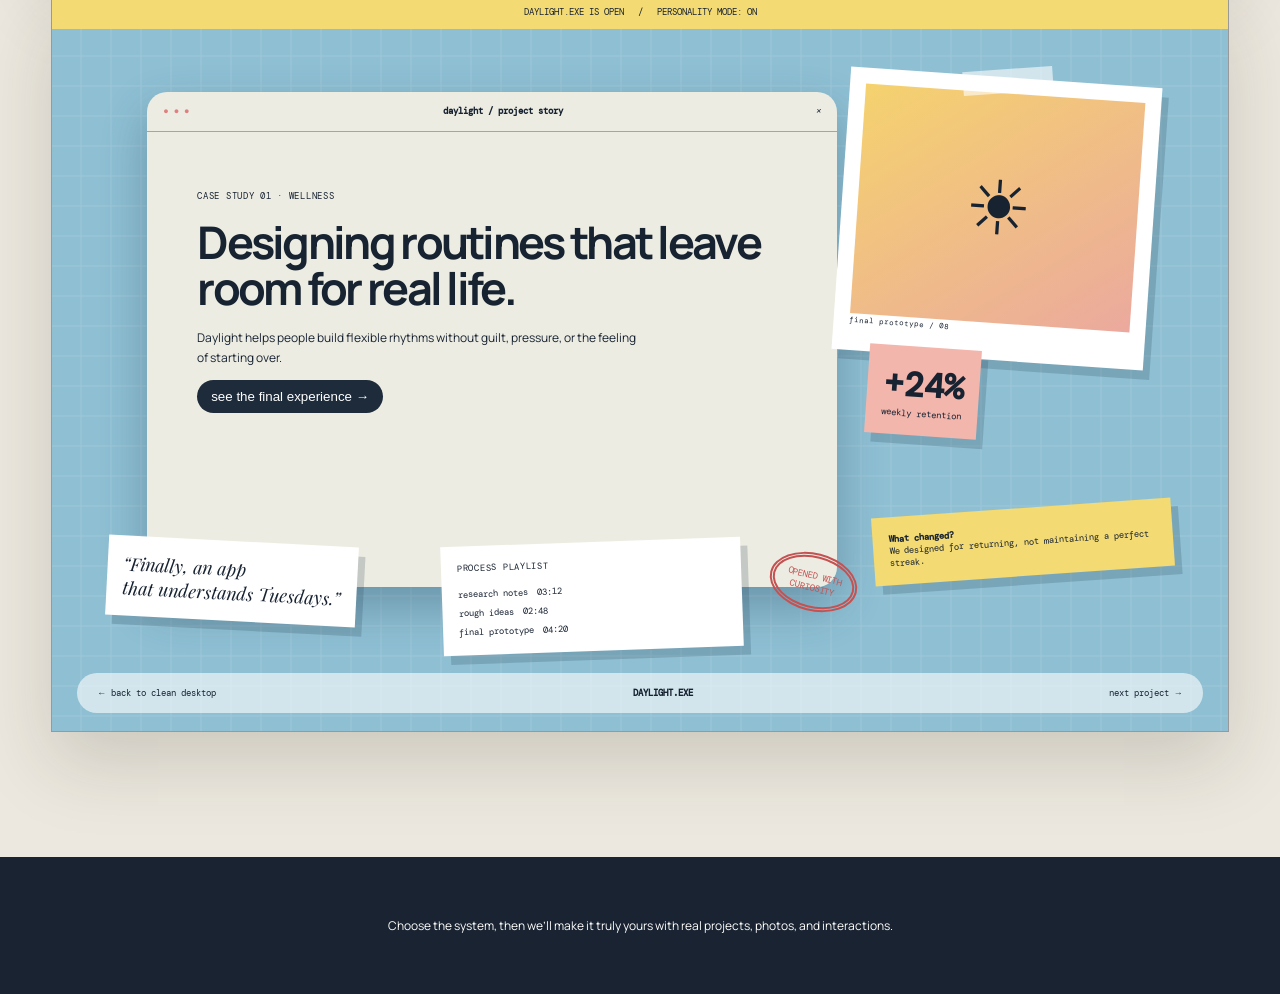
<file: hybrid-lab.html>
<!doctype html>
<html lang="en">
<head>
  <meta charset="UTF-8"><meta name="viewport" content="width=device-width,initial-scale=1">
  <title>Life.exe Hybrid Lab</title>
  <link rel="preconnect" href="https://fonts.googleapis.com"><link rel="preconnect" href="https://fonts.gstatic.com" crossorigin>
  <link href="https://fonts.googleapis.com/css2?family=DM+Mono:wght@400;500&family=Manrope:wght@400;600;700;800&family=Playfair+Display:ital,wght@0,700;1,700&display=swap" rel="stylesheet">
  <link rel="stylesheet" href="hybrid-lab.css">
  <link rel="stylesheet" href="refined-balanced.css">
</head>
<body>
<header><a href="life-exe-lab.html">← Life.exe play lab</a><b>LIFE.EXE / HYBRID LAB</b><span>3 paths · 2 screens each</span></header>
<main>
  <section class="intro"><span>ROUND 03 · CONVERGENCE STUDY</span><h1>Playroom clarity meets<br><i>scrapbook personality.</i></h1><p>Every path uses the same Daylight case study. The question is how and when the messiness appears.</p></section>

  <section class="path">
    <div class="path-label"><span>PATH 01 · REFINED</span><h2>Balanced Desktop + Playground</h2><p>A calm portfolio desktop with a separate space for curiosity and play.</p></div>
    <div class="screen balanced refined-home">
      <div class="round-nav"><b>✦ life.exe</b><span>work</span><span>about</span><a href="#balanced-playground">playground</a><i>available for fun problems</i></div>
      <div class="refined-hero"><small>PRAVALLIKA / PRODUCT DESIGNER</small><h3>I make complicated things feel<br>clear, calm, and <em>human.</em></h3><p>Thoughtful digital experiences shaped by curiosity, care, and a fondness for delightful details.</p><div><b>Selected work →</b><span>Based in India · working everywhere</span></div></div>
      <div class="desktop-projects">
        <a class="mini-folder mini-day" href="#balanced-playground"><div class="mini-artifacts"><i>☀</i><i>+24%</i></div><div class="mini-front"></div><b>Daylight</b><span>wellness · case study</span></a>
        <a class="mini-folder mini-ai" href="#balanced-playground"><div class="mini-artifacts"><i>✦</i><i>4.7/5</i></div><div class="mini-front"></div><b>Commonroom</b><span>collaborative AI</span></a>
        <a class="mini-folder mini-way" href="#balanced-playground"><div class="mini-artifacts"><i>↗</i><i>−38%</i></div><div class="mini-front"></div><b>Wayfinder</b><span>public transit</span></a>
      </div>
      <div class="utility-icons">
        <a><i>☺</i><b>About</b><span>a little context</span></a>
        <a href="#balanced-playground"><i>✣</i><b>Playground</b><span>ideas in progress</span></a>
        <a><i>▤</i><b>Resume.pdf</b><span>last updated today</span></a>
        <a><i>✉</i><b>Say hello</b><span>email me</span></a>
      </div>
      <div class="desktop-status"><span>life.exe</span><b>3 selected projects</b><span>currently building: Pfizer document intelligence</span></div>
    </div>
    <div class="screen balanced playground-screen" id="balanced-playground">
      <div class="round-nav"><b>✦ life.exe / playground</b><span>experiments</span><span>observations</span><span>collections</span><i>← return to work</i></div>
      <div class="playground-intro"><small>WELCOME TO THE PLAYGROUND</small><h3>A home for unfinished ideas,<br>tiny tools, and useful <em>detours.</em></h3><p>Nothing here needs to become a case study. That is rather the point.</p></div>
      <div class="playground-browser">
        <div class="playground-title"><span>● ● ●</span><b>playground / recently touched</b><i>⌕</i></div>
        <div class="experiment-grid">
          <article class="experiment exp-ai"><small>INTERACTION STUDY · 01</small><div>✦</div><b>Gentle AI Prompts</b><p>Exploring interfaces that invite conversation instead of commands.</p><span>open experiment →</span></article>
          <article class="experiment exp-sound"><small>SOUND STUDY · 02</small><div>♪</div><b>Interface Sounds</b><p>A tiny library of feedback that feels warm, not alarming.</p><span>press play →</span></article>
          <article class="experiment exp-type"><small>VISUAL STUDY · 03</small><div>Aa</div><b>Type Personalities</b><p>What typography says before anyone reads it.</p><span>browse collection →</span></article>
          <article class="experiment exp-notice"><small>ONGOING COLLECTION · 04</small><div>◎</div><b>Things I Notice</b><p>Good signs, odd buttons, lovely errors, and small acts of care.</p><span>view observations →</span></article>
        </div>
      </div>
      <div class="playground-side">
        <div class="now-playing"><small>NOW PLAYING</small><b>something dreamy</b><span>01:42 ━━━━━ 03:18</span></div>
        <div class="playground-folder"><i>✣</i><b>Half-formed ideas</b><span>17 items · gloriously unresolved</span></div>
      </div>
      <div class="desktop-status"><span>playground.exe</span><b>4 experiments visible</b><span>last curiosity: 2 minutes ago</span></div>
    </div>
  </section>

  <section class="path">
    <div class="path-label"><span>PATH 02 · 40 / 60</span><h2>Scrapbook Forward</h2><p>A personal archive first; the portfolio structure is discovered through artifacts.</p></div>
    <div class="screen scrapbook-forward home">
      <div class="archive-tag">PRAVALLIKA’S DIGITAL DESK / OPEN SINCE 2026</div>
      <div class="big-note"><small>HI, I’M PRAVALLIKA</small><h3>things I made,<br><i>noticed</i> & cared about</h3><p>Product design, tiny experiments, gentle technology, and whatever I am curious about this week.</p></div>
      <article class="day-card"><small>CASE STUDY 001</small><b>DAYLIGHT</b><p>Soft starts & second chances.</p><button>open the story →</button></article>
      <article class="ai-photo"><div>✦</div><b>Commonroom.ai</b><small>thinking together / 2026</small></article>
      <article class="way-ticket"><span>ONE WAY</span><b>WAYFINDER</b><small>next stop: a calmer journey</small></article>
      <div class="hand-note">good design feels like<br>someone thought ahead ♡</div>
      <div class="red-stamp">PRODUCT<br>DESIGNER</div>
      <div class="tape two"></div><div class="tape three"></div>
      <div class="archive-links">ABOUT ME　 RESUME　 EXPERIMENTS　 EMAIL ME</div>
    </div>
    <div class="screen scrapbook-forward project-open">
      <div class="project-title"><small>CASE STUDY 001 / FOUND IN: WORK I’M PROUD OF</small><h3>DAYLIGHT</h3><i>soft starts & second chances</i></div>
      <div class="research-photo"><div class="sun-art">☀</div><small>prototype_08.jpg<br>final interaction direction</small></div>
      <div class="story-paper"><small>THE STORY</small><h4>People wanted support that adapted when life interrupted their plans.</h4><p>We replaced rigid streaks with flexible rhythms and designed a system that made returning feel easy.</p><button>read full case study →</button></div>
      <div class="quote-paper">“I don’t feel like I failed<br>when I miss a day.”<small>— usability participant 07</small></div>
      <div class="result-ticket"><span>RESULT</span><b>+24%</b><small>weekly retention</small></div>
      <div class="process-note"><b>PROCESS STOPS</b><span>01 listen</span><span>02 reframe</span><span>03 prototype</span><span>04 learn</span></div>
      <div class="tape four"></div><div class="stamp blue-stamp">DESIGNED<br>GENTLY</div>
    </div>
  </section>

  <section class="path">
    <div class="path-label"><span>PATH 03 · TRANSFORMATIVE</span><h2>Adaptive Hybrid</h2><p>The homepage is organized; personality blooms as someone enters a project.</p></div>
    <div class="screen adaptive home">
      <div class="round-nav"><b>✦ life.exe</b><span>selected work</span><span>about</span><span>playground</span><i>12:39 AM · curious</i></div>
      <div class="adaptive-hello"><small>PRAVALLIKA / PRODUCT DESIGNER</small><h3>Thoughtful digital experiences,<br>with room for <em>delight.</em></h3><p>I turn complicated moments into products that feel clear, calm, and considered.</p></div>
      <div class="adaptive-grid">
        <article class="a-day"><span>01 / WELLNESS</span><b>Daylight</b><p>Gentler routines for unpredictable days.</p><i>☀</i><button>explore project →</button></article>
        <article class="a-ai"><span>02 / AI</span><b>Commonroom</b><i>✦</i></article>
        <article class="a-way"><span>03 / TRANSIT</span><b>Wayfinder</b><i>↗</i></article>
      </div>
      <div class="quiet-note">psst... projects get more personal when you open them</div>
      <div class="desk-footer"><span>resume.pdf</span><b>life.exe</b><span>say hello ↗</span></div>
    </div>
    <div class="screen adaptive project-open">
      <div class="transform-banner">DAYLIGHT.EXE IS OPEN　 /　 PERSONALITY MODE: ON</div>
      <div class="open-window">
        <div class="open-title"><span>● ● ●</span><b>daylight / project story</b><i>×</i></div>
        <div class="open-body"><small>CASE STUDY 01 · WELLNESS</small><h3>Designing routines that leave room for real life.</h3><p>Daylight helps people build flexible rhythms without guilt, pressure, or the feeling of starting over.</p><button>see the final experience →</button></div>
      </div>
      <div class="scattered photo-one"><div>☀</div><small>final prototype / 08</small></div>
      <div class="scattered note-one"><b>What changed?</b><br>We designed for returning, not maintaining a perfect streak.</div>
      <div class="scattered quote-one">“Finally, an app<br>that understands Tuesdays.”</div>
      <div class="scattered metric-one"><b>+24%</b><span>weekly retention</span></div>
      <div class="scattered process-one"><small>PROCESS PLAYLIST</small><span>research notes　03:12</span><span>rough ideas　02:48</span><span>final prototype　04:20</span></div>
      <div class="tape five"></div><div class="red-stamp adaptive-stamp">OPENED WITH<br>CURIOSITY</div>
      <div class="desk-footer"><span>← back to clean desktop</span><b>DAYLIGHT.EXE</b><span>next project →</span></div>
    </div>
  </section>
</main>
<footer>Choose the system, then we’ll make it truly yours with real projects, photos, and interactions.</footer>
</body>
</html>
</file>
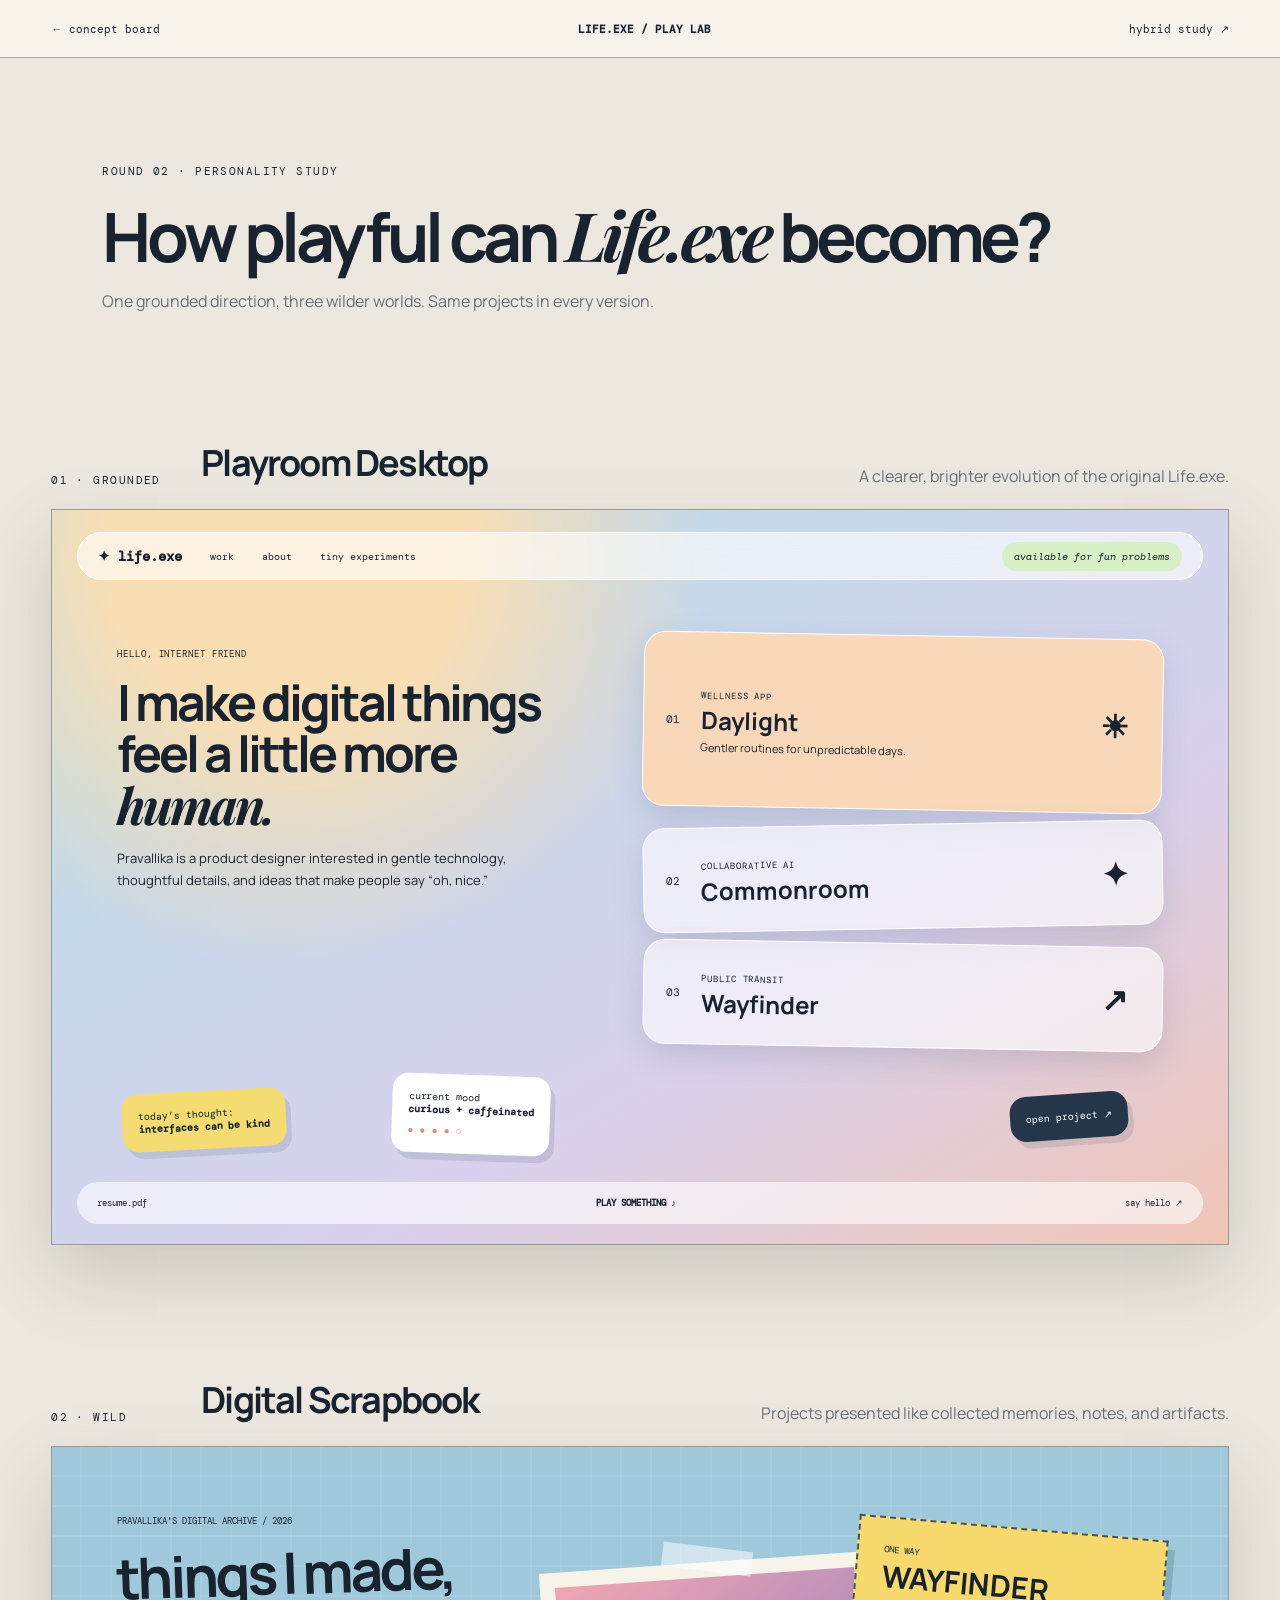
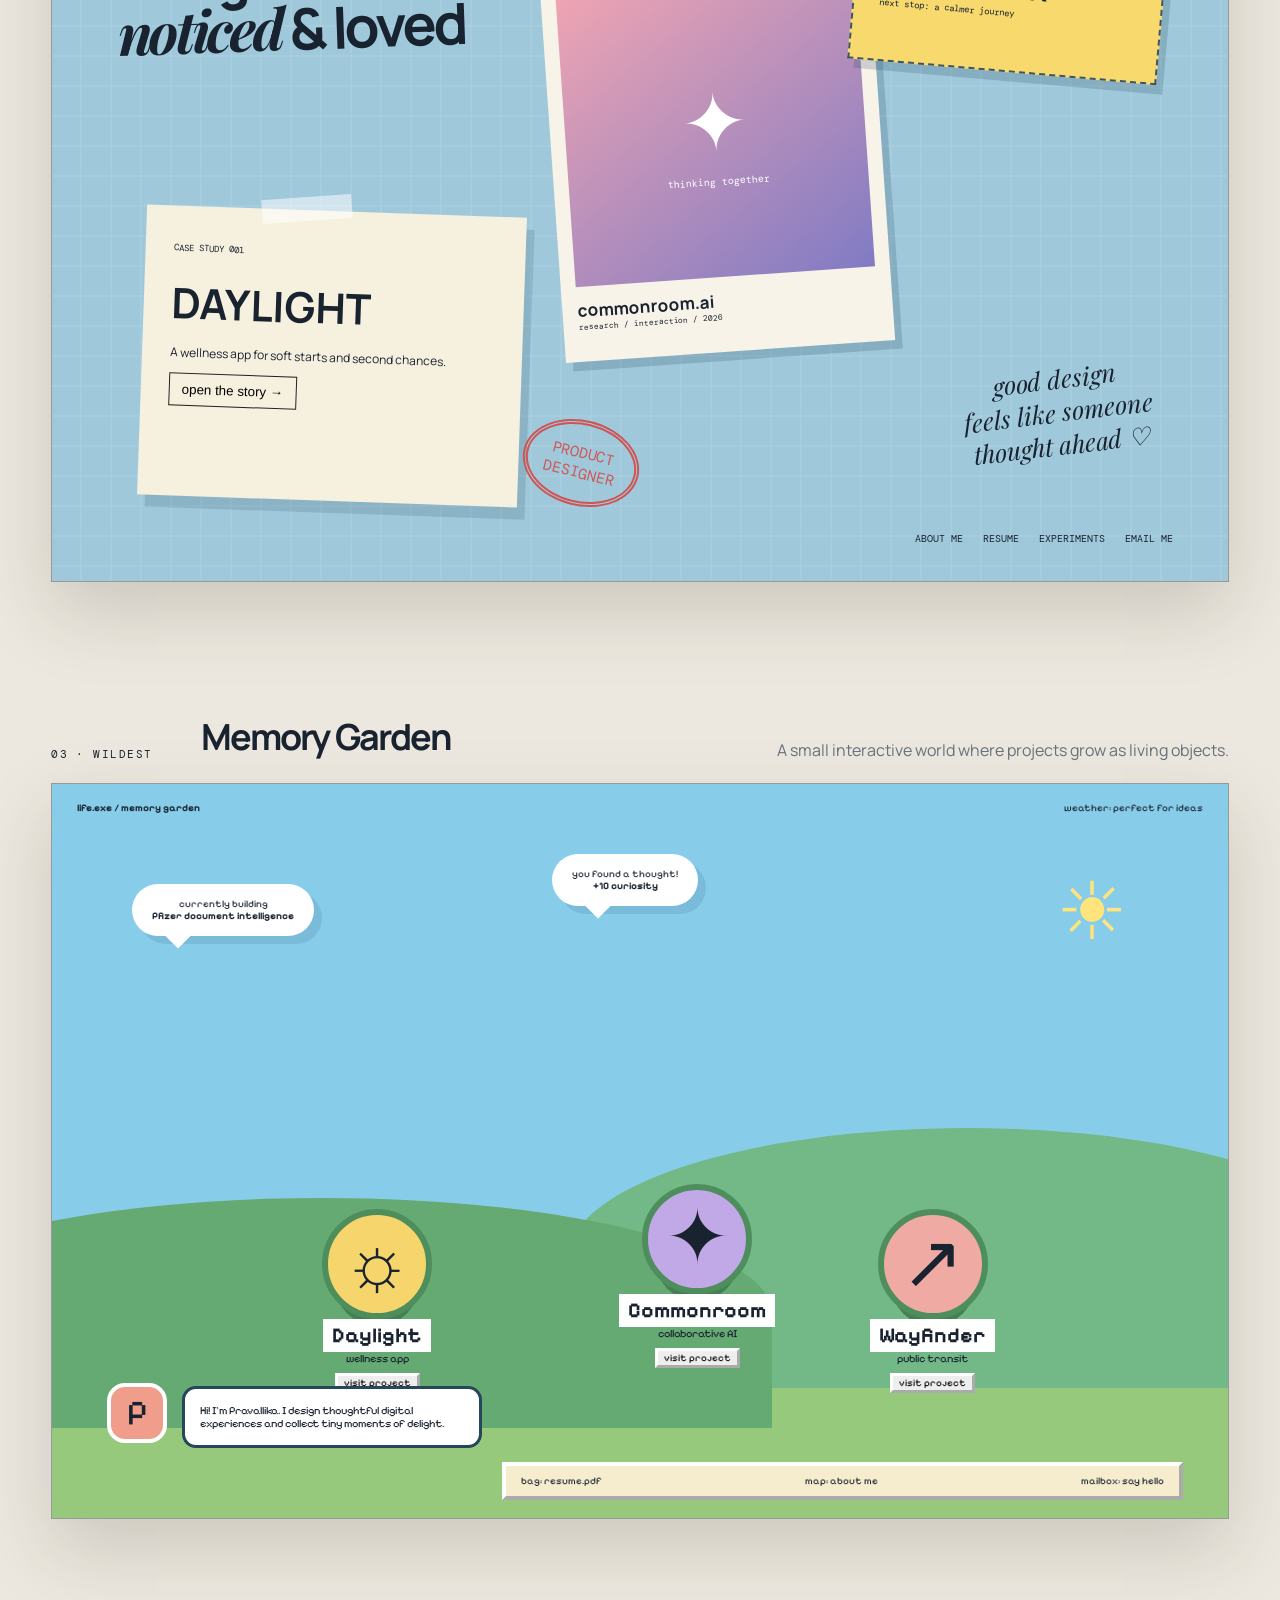
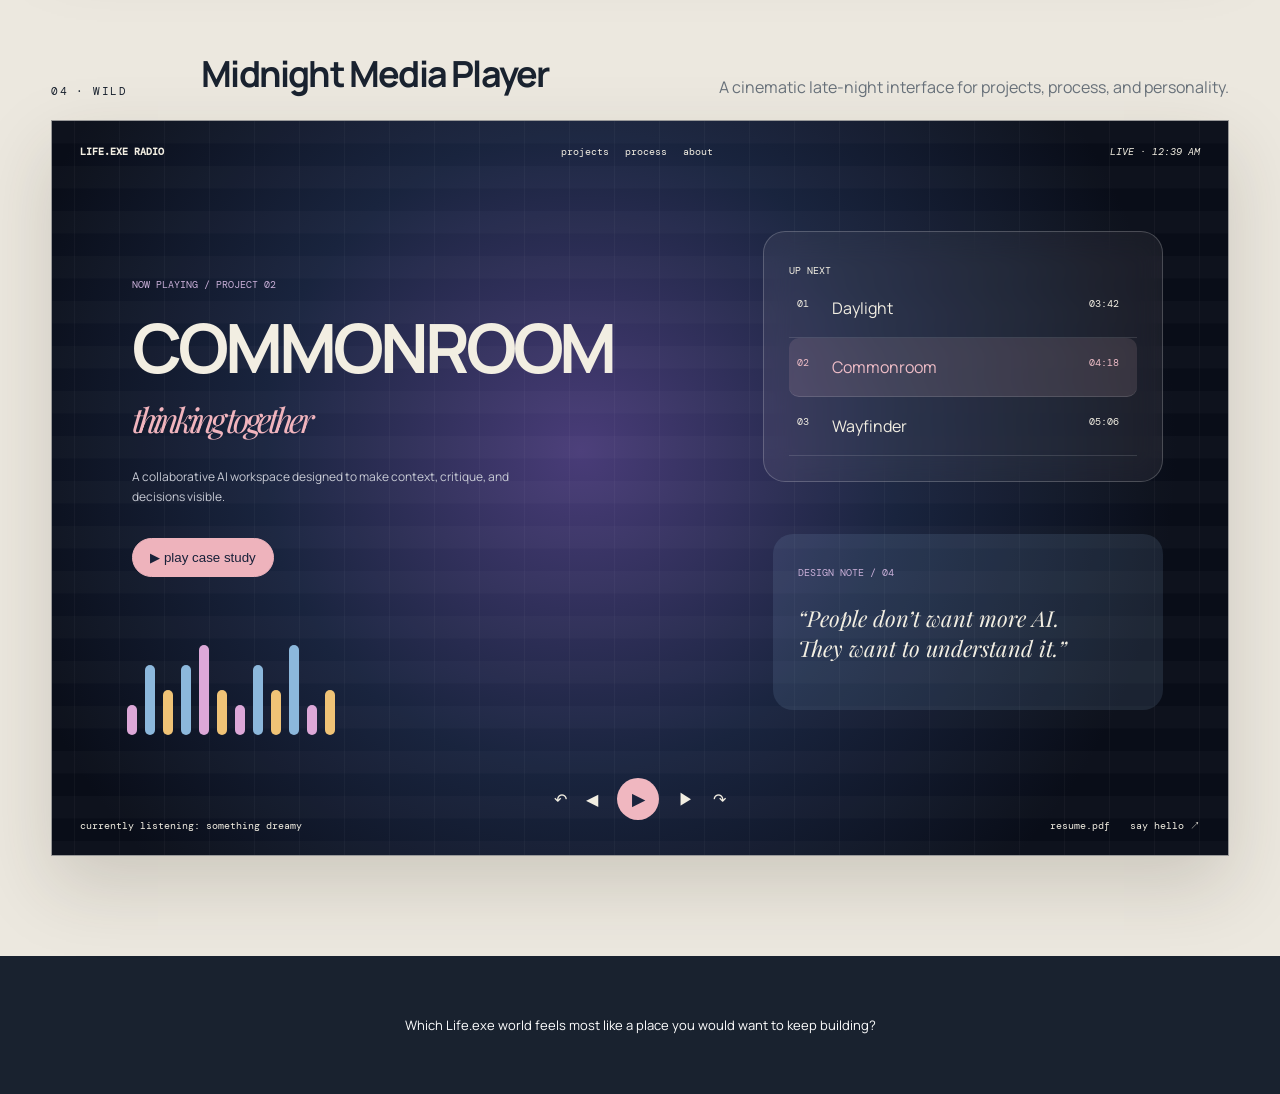
<file: life-exe-lab.html>
<!doctype html>
<html lang="en">
<head>
  <meta charset="UTF-8">
  <meta name="viewport" content="width=device-width, initial-scale=1.0">
  <title>Life.exe Play Lab</title>
  <link rel="preconnect" href="https://fonts.googleapis.com">
  <link rel="preconnect" href="https://fonts.gstatic.com" crossorigin>
  <link href="https://fonts.googleapis.com/css2?family=DM+Mono:wght@300;400;500&family=Manrope:wght@400;600;700;800&family=Pixelify+Sans:wght@400;600&family=Playfair+Display:ital,wght@0,700;1,700&display=swap" rel="stylesheet">
  <link rel="stylesheet" href="life-exe-lab.css">
</head>
<body>
  <header>
    <a href="concept-board.html">← concept board</a>
    <b>LIFE.EXE / PLAY LAB</b>
    <span><a href="hybrid-lab.html">hybrid study ↗</a></span>
  </header>
  <main>
    <section class="intro">
      <span>ROUND 02 · PERSONALITY STUDY</span>
      <h1>How playful can <i>Life.exe</i> become?</h1>
      <p>One grounded direction, three wilder worlds. Same projects in every version.</p>
    </section>

    <section class="concept">
      <div class="label"><span>01 · GROUNDED</span><h2>Playroom Desktop</h2><p>A clearer, brighter evolution of the original Life.exe.</p></div>
      <div class="screen playroom">
        <div class="bubble-nav"><b>✦ life.exe</b><span>work</span><span>about</span><span>tiny experiments</span><i>available for fun problems</i></div>
        <div class="welcome"><small>HELLO, INTERNET FRIEND</small><h3>I make digital things feel a little more <em>human.</em></h3><p>Pravallika is a product designer interested in gentle technology, thoughtful details, and ideas that make people say “oh, nice.”</p></div>
        <div class="project-stack">
          <article class="project active"><span>01</span><div><small>WELLNESS APP</small><b>Daylight</b><p>Gentler routines for unpredictable days.</p></div><strong>☀</strong></article>
          <article class="project"><span>02</span><div><small>COLLABORATIVE AI</small><b>Commonroom</b></div><strong>✦</strong></article>
          <article class="project"><span>03</span><div><small>PUBLIC TRANSIT</small><b>Wayfinder</b></div><strong>↗</strong></article>
        </div>
        <div class="toy note">today’s thought:<br><b>interfaces can be kind</b></div>
        <div class="toy mood">current mood<br><b>curious + caffeinated</b><span>● ● ● ● ○</span></div>
        <div class="toy cursor">open project ↗</div>
        <div class="bottom-bar"><span>resume.pdf</span><b>PLAY SOMETHING ♪</b><span>say hello ↗</span></div>
      </div>
    </section>

    <section class="concept">
      <div class="label"><span>02 · WILD</span><h2>Digital Scrapbook</h2><p>Projects presented like collected memories, notes, and artifacts.</p></div>
      <div class="screen scrapbook">
        <div class="scrap-title"><small>PRAVALLIKA'S DIGITAL ARCHIVE / 2026</small><h3>things I made,<br><i>noticed</i> & loved</h3></div>
        <div class="tape tape-a"></div><div class="tape tape-b"></div>
        <article class="paper daylight"><span>CASE STUDY 001</span><b>DAYLIGHT</b><p>A wellness app for soft starts and second chances.</p><button>open the story →</button></article>
        <article class="polaroid commonroom"><div class="collage-ai">✦<br><small>thinking together</small></div><b>commonroom.ai</b><span>research / interaction / 2026</span></article>
        <article class="ticket"><span>ONE WAY</span><b>WAYFINDER</b><small>next stop: a calmer journey</small></article>
        <div class="scribble">good design<br>feels like someone<br>thought ahead ♡</div>
        <div class="stamp">PRODUCT<br>DESIGNER</div>
        <div class="scrap-links">ABOUT ME　　RESUME　　EXPERIMENTS　　EMAIL ME</div>
      </div>
    </section>

    <section class="concept">
      <div class="label"><span>03 · WILDEST</span><h2>Memory Garden</h2><p>A small interactive world where projects grow as living objects.</p></div>
      <div class="screen garden">
        <div class="garden-sky"><b>life.exe / memory garden</b><span>weather: perfect for ideas</span></div>
        <div class="cloud one">currently building<br><b>Pfizer document intelligence</b></div>
        <div class="cloud two">you found a thought!<br><b>+10 curiosity</b></div>
        <div class="sun">☀</div>
        <div class="hill back"></div><div class="hill front"></div>
        <article class="plant plant-one"><div class="flower">☼</div><b>Daylight</b><span>wellness app</span><button>visit project</button></article>
        <article class="plant plant-two"><div class="flower">✦</div><b>Commonroom</b><span>collaborative AI</span><button>visit project</button></article>
        <article class="plant plant-three"><div class="flower">↗</div><b>Wayfinder</b><span>public transit</span><button>visit project</button></article>
        <div class="avatar">P</div>
        <div class="speech">Hi! I’m Pravallika. I design thoughtful digital experiences and collect tiny moments of delight.</div>
        <div class="garden-menu"><span>bag: resume.pdf</span><span>map: about me</span><span>mailbox: say hello</span></div>
      </div>
    </section>

    <section class="concept">
      <div class="label"><span>04 · WILD</span><h2>Midnight Media Player</h2><p>A cinematic late-night interface for projects, process, and personality.</p></div>
      <div class="screen midnight">
        <div class="mid-top"><b>LIFE.EXE RADIO</b><span>projects　 process　 about</span><i>LIVE · 12:39 AM</i></div>
        <div class="now-playing">
          <span>NOW PLAYING / PROJECT 02</span>
          <h3>COMMONROOM<br><i>thinking together</i></h3>
          <p>A collaborative AI workspace designed to make context, critique, and decisions visible.</p>
          <button>▶ play case study</button>
        </div>
        <div class="visualizer"><i></i><i></i><i></i><i></i><i></i><i></i><i></i><i></i><i></i><i></i><i></i><i></i></div>
        <div class="playlist">
          <b>UP NEXT</b>
          <span><i>01</i> Daylight <small>03:42</small></span>
          <span class="selected"><i>02</i> Commonroom <small>04:18</small></span>
          <span><i>03</i> Wayfinder <small>05:06</small></span>
        </div>
        <div class="lyric"><small>DESIGN NOTE / 04</small><p>“People don’t want more AI.<br>They want to understand it.”</p></div>
        <div class="mid-controls">↶　 ◀　 <b>▶</b>　 ▶　 ↷</div>
        <div class="mid-footer"><span>currently listening: something dreamy</span><span>resume.pdf　　say hello ↗</span></div>
      </div>
    </section>
  </main>
  <footer>Which Life.exe world feels most like a place you would want to keep building?</footer>
</body>
</html>
</file>
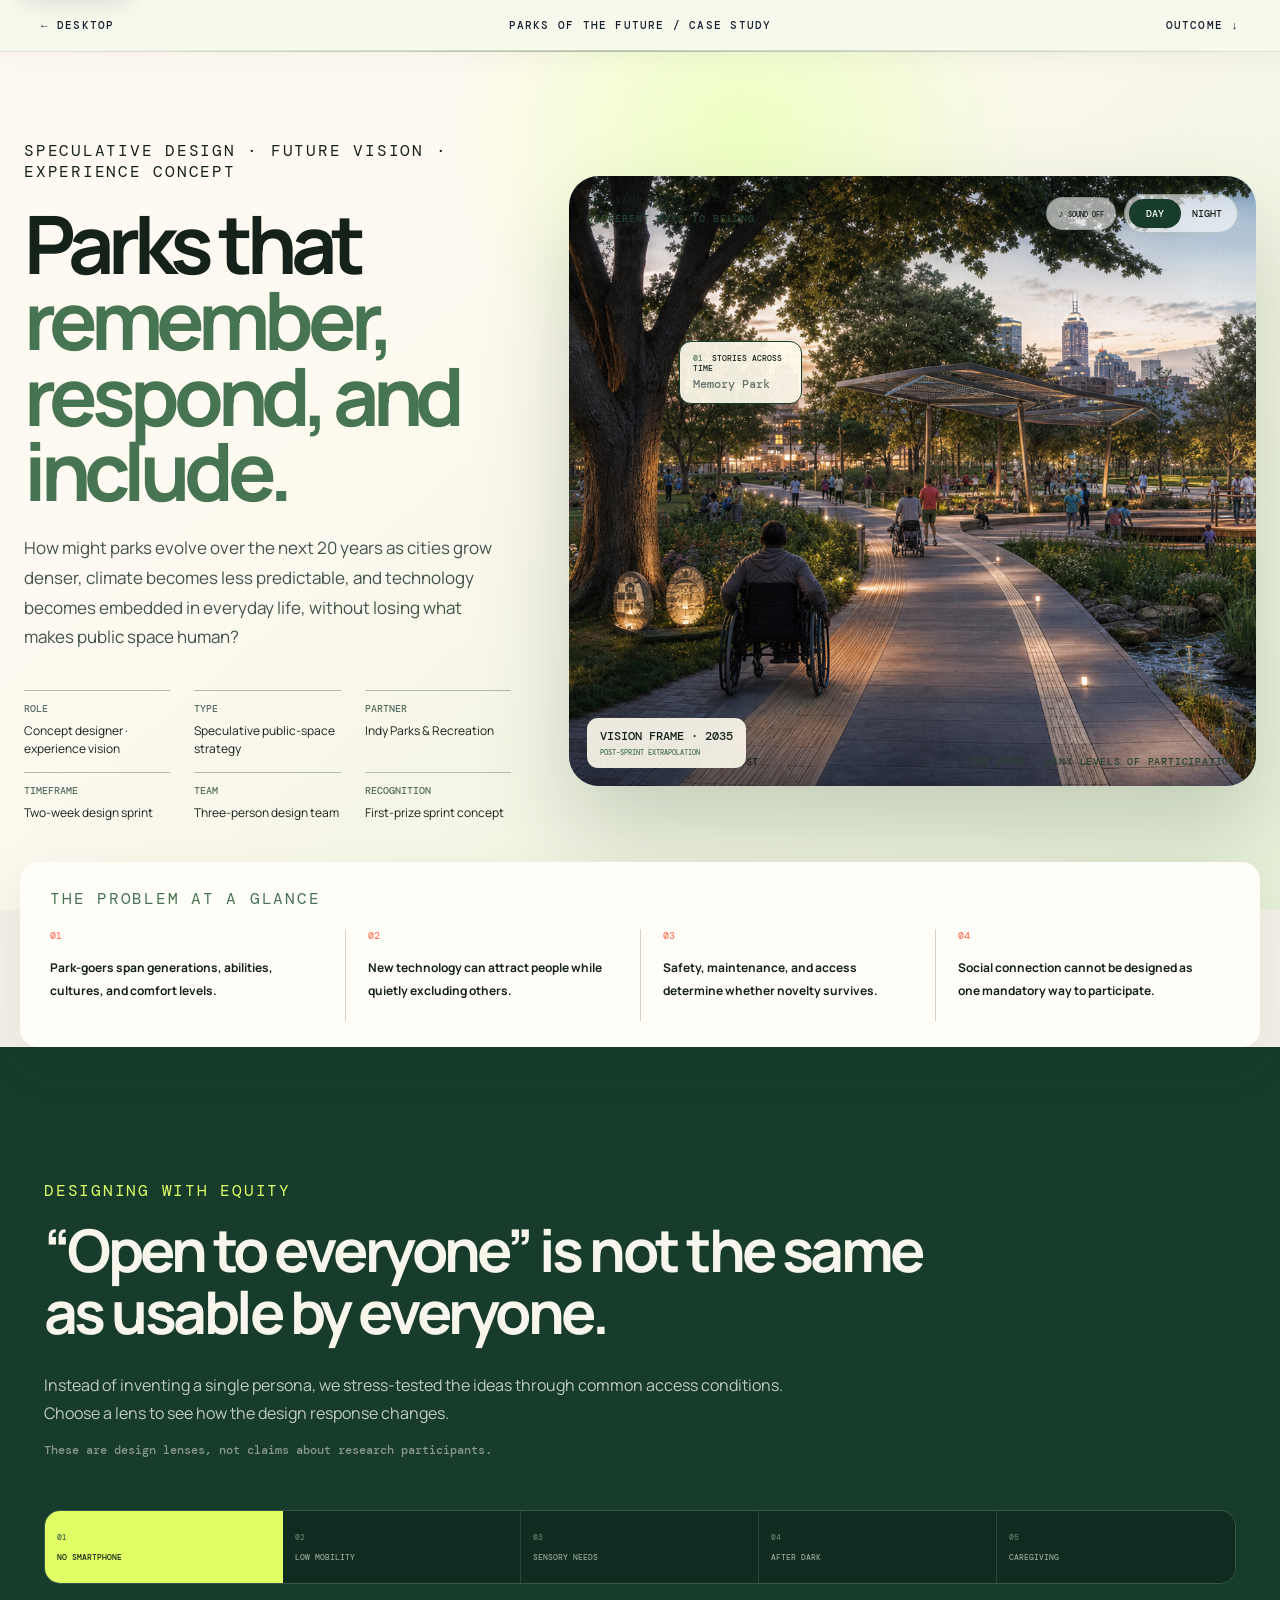
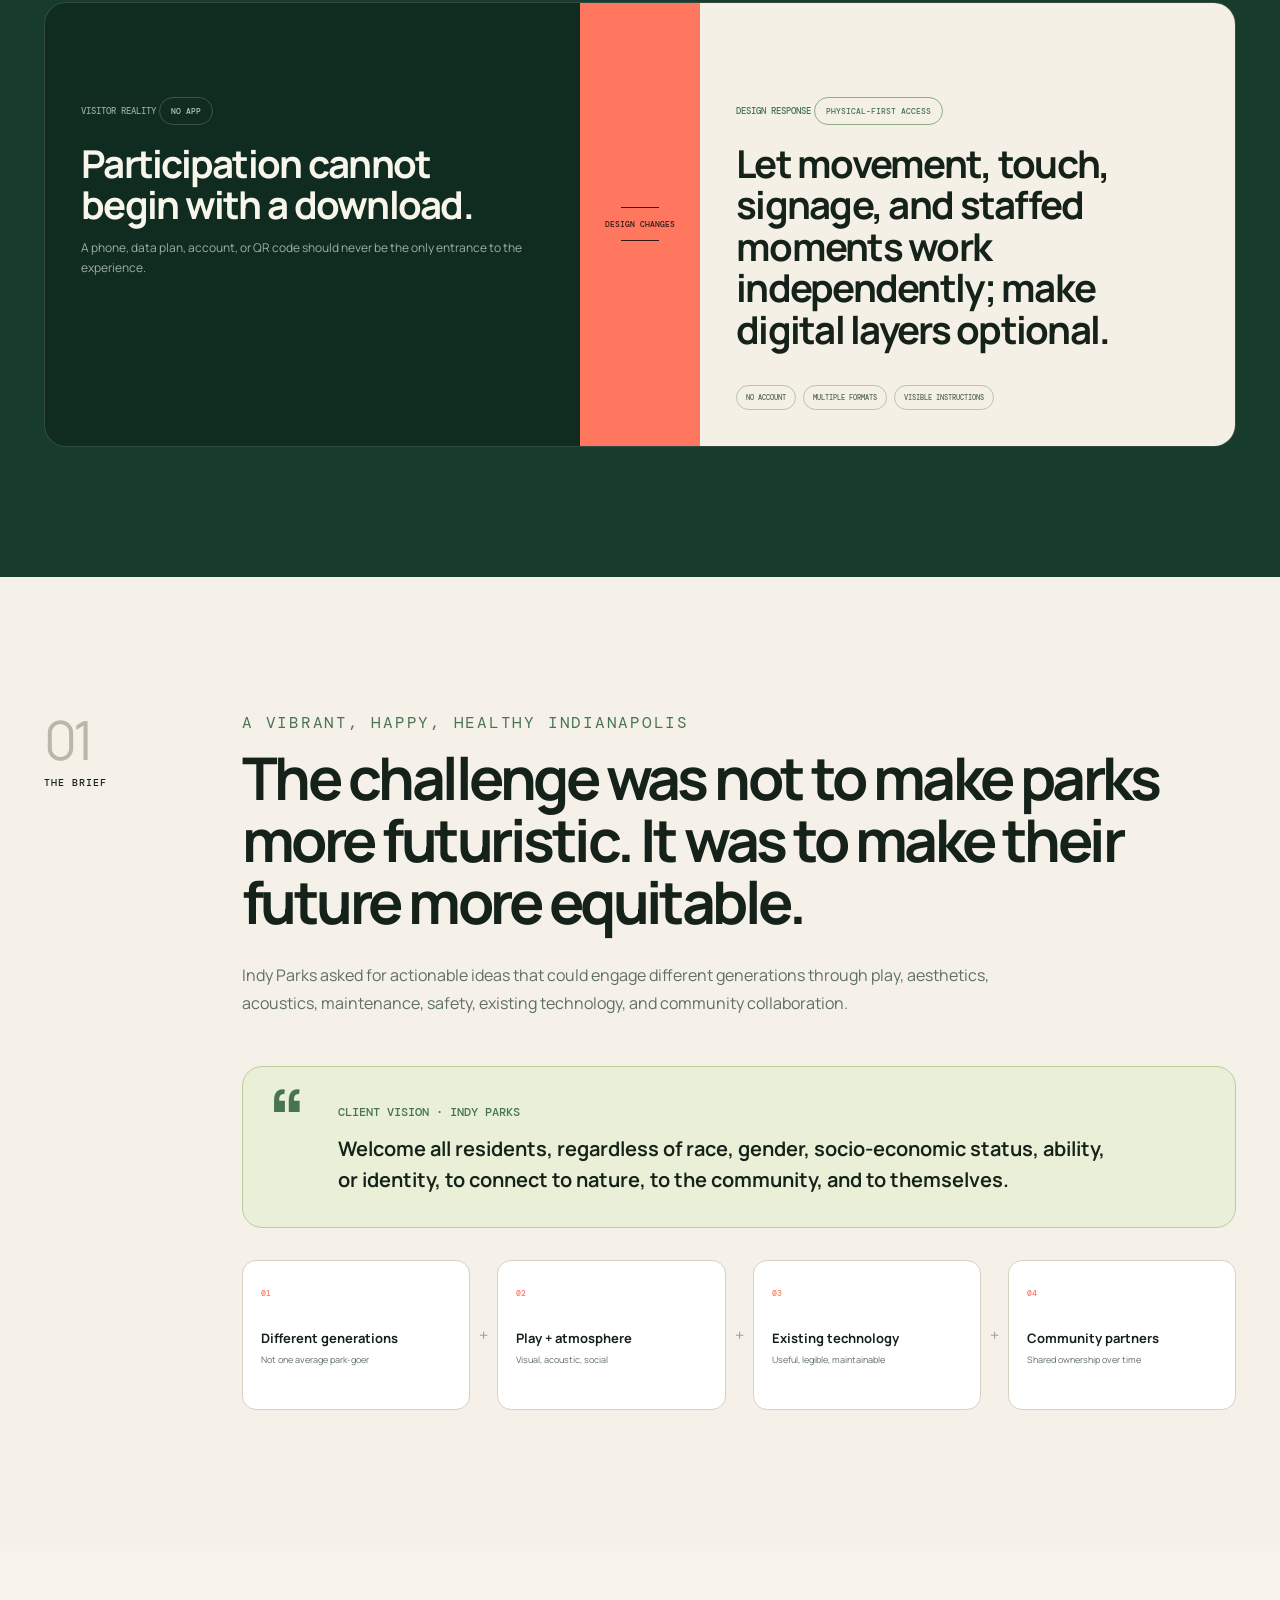
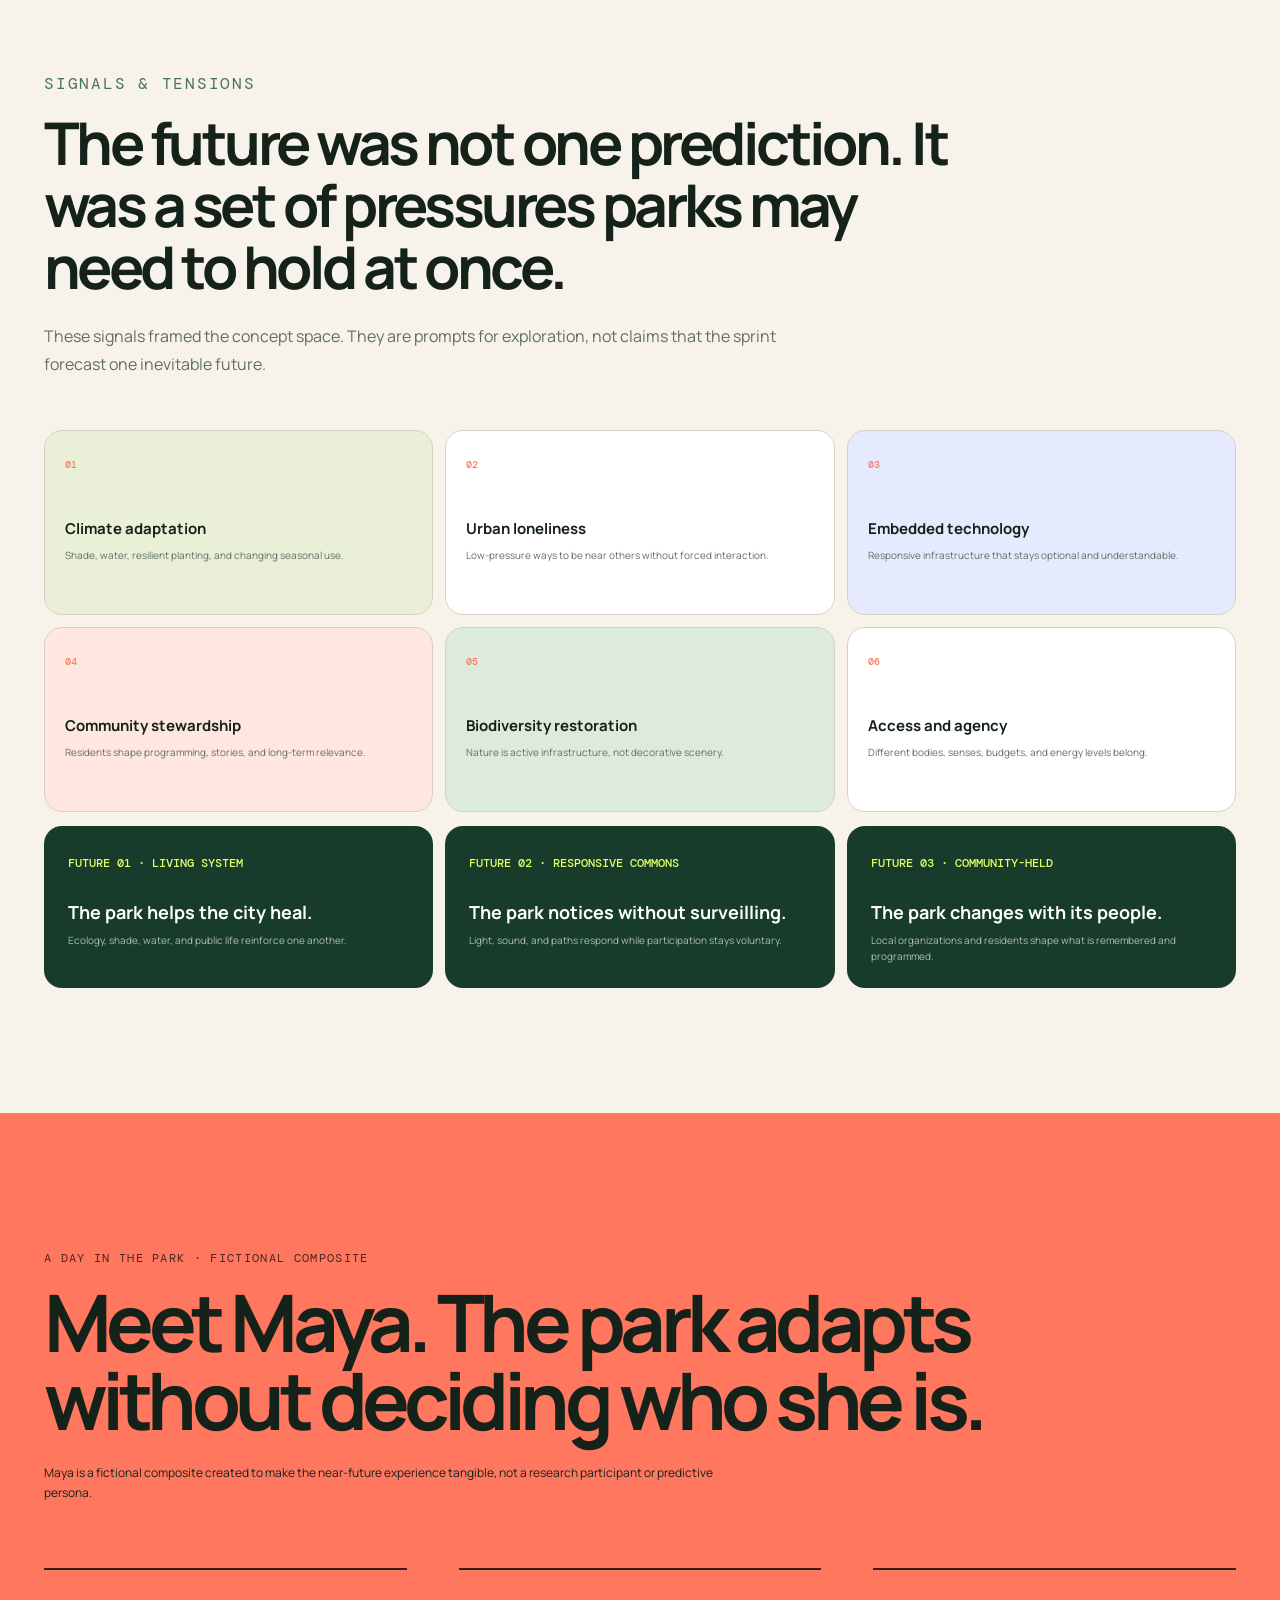
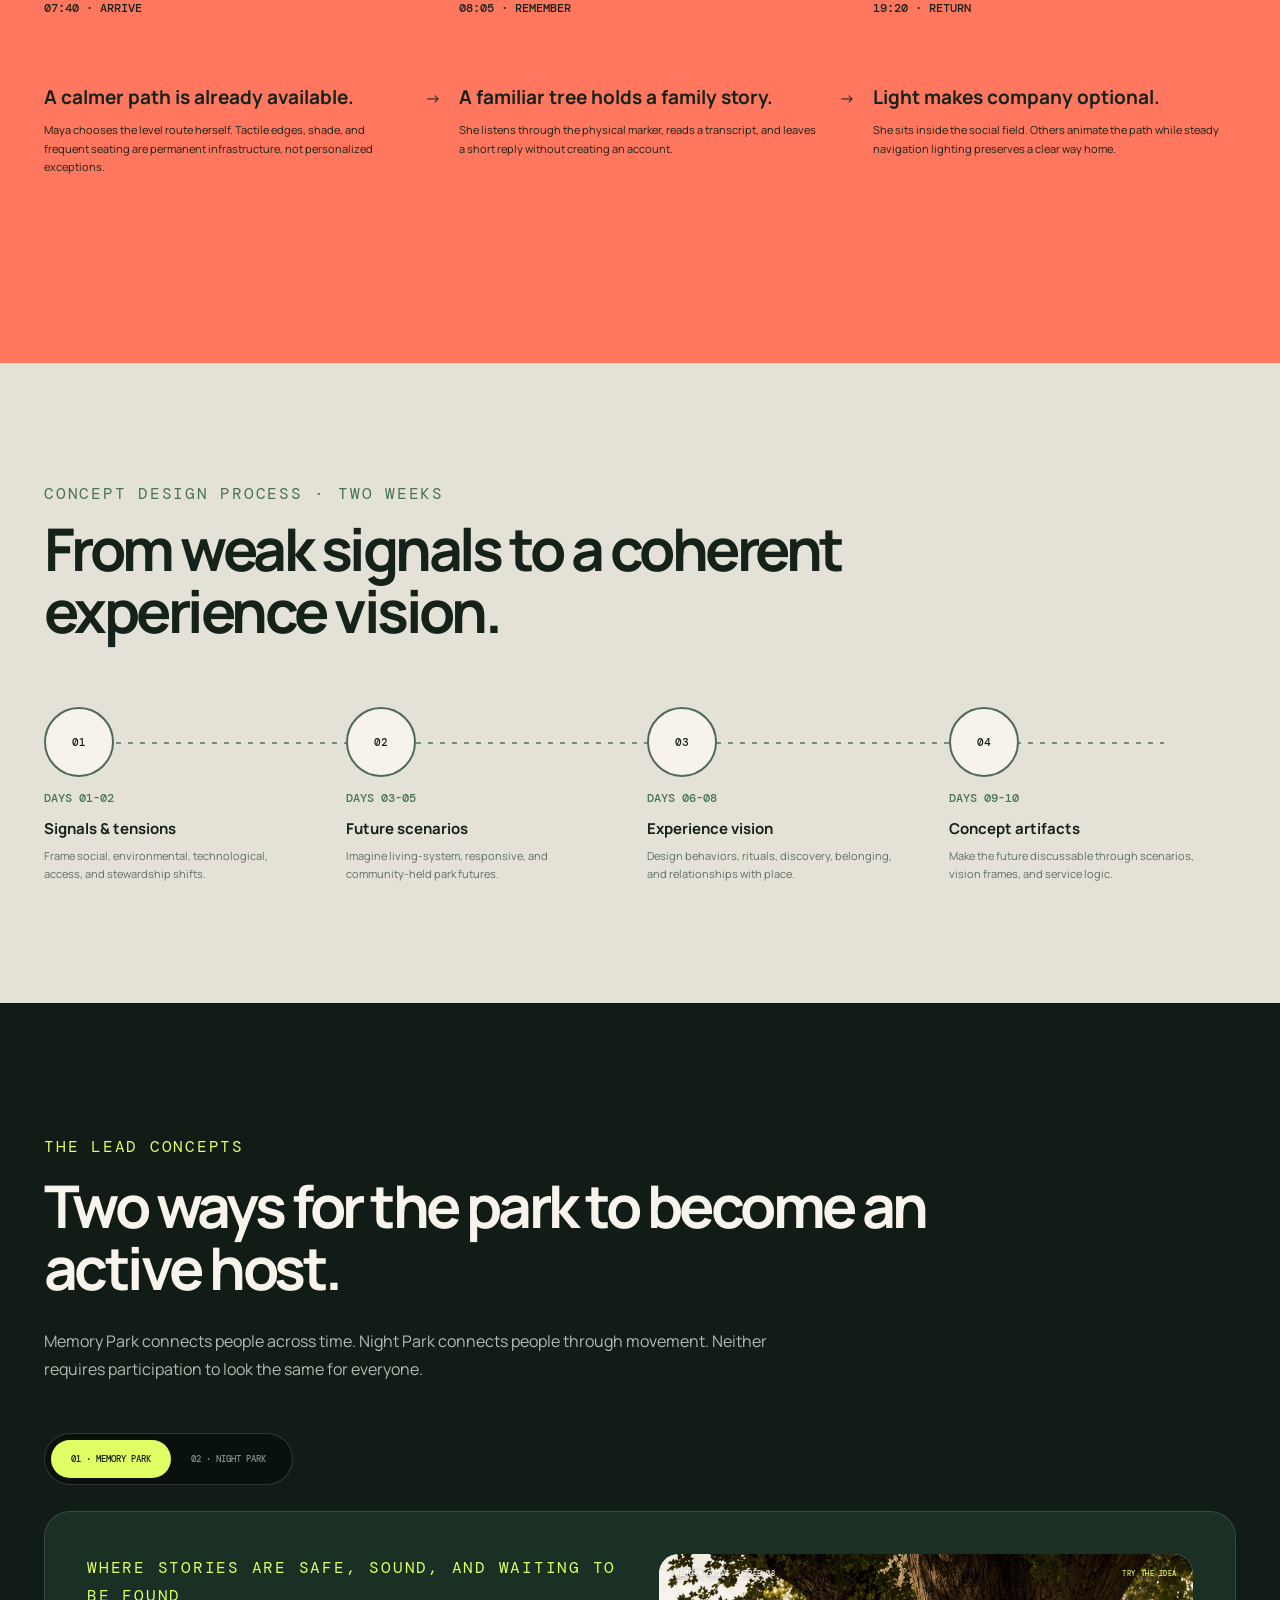
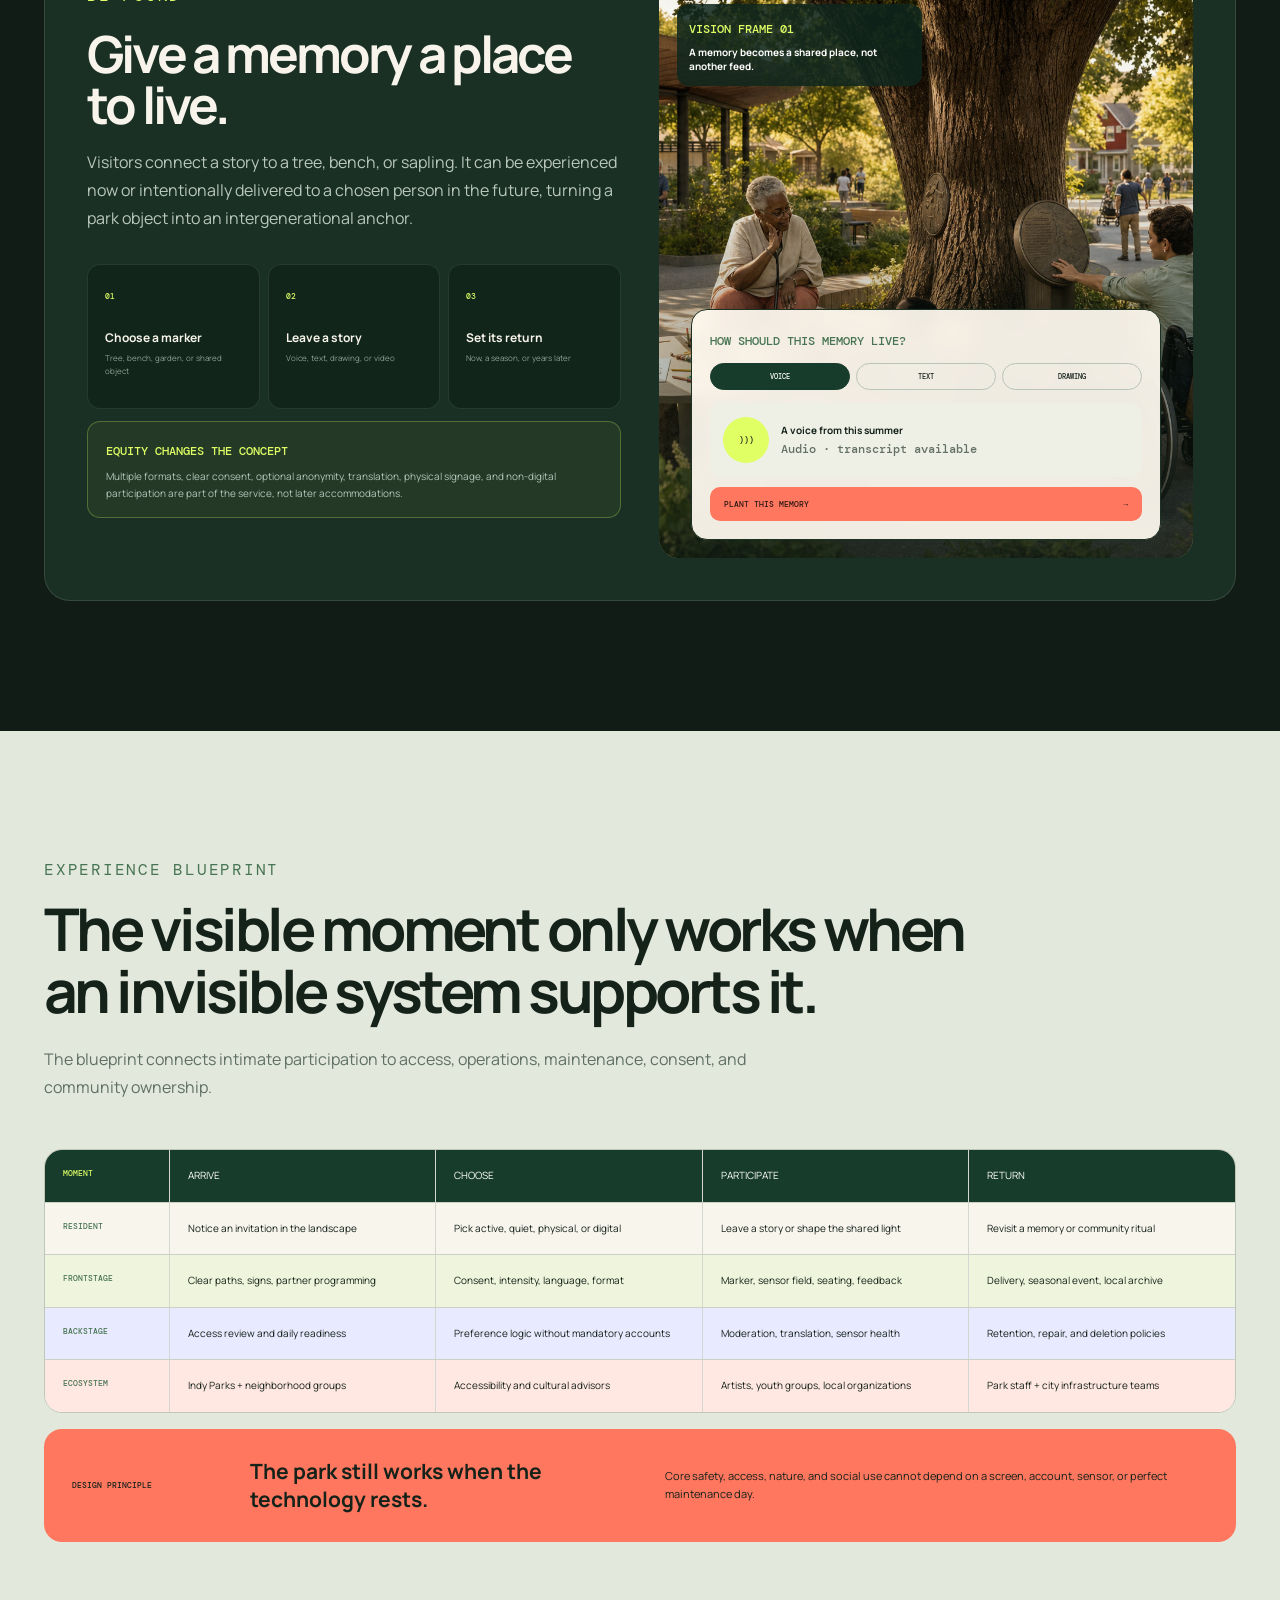
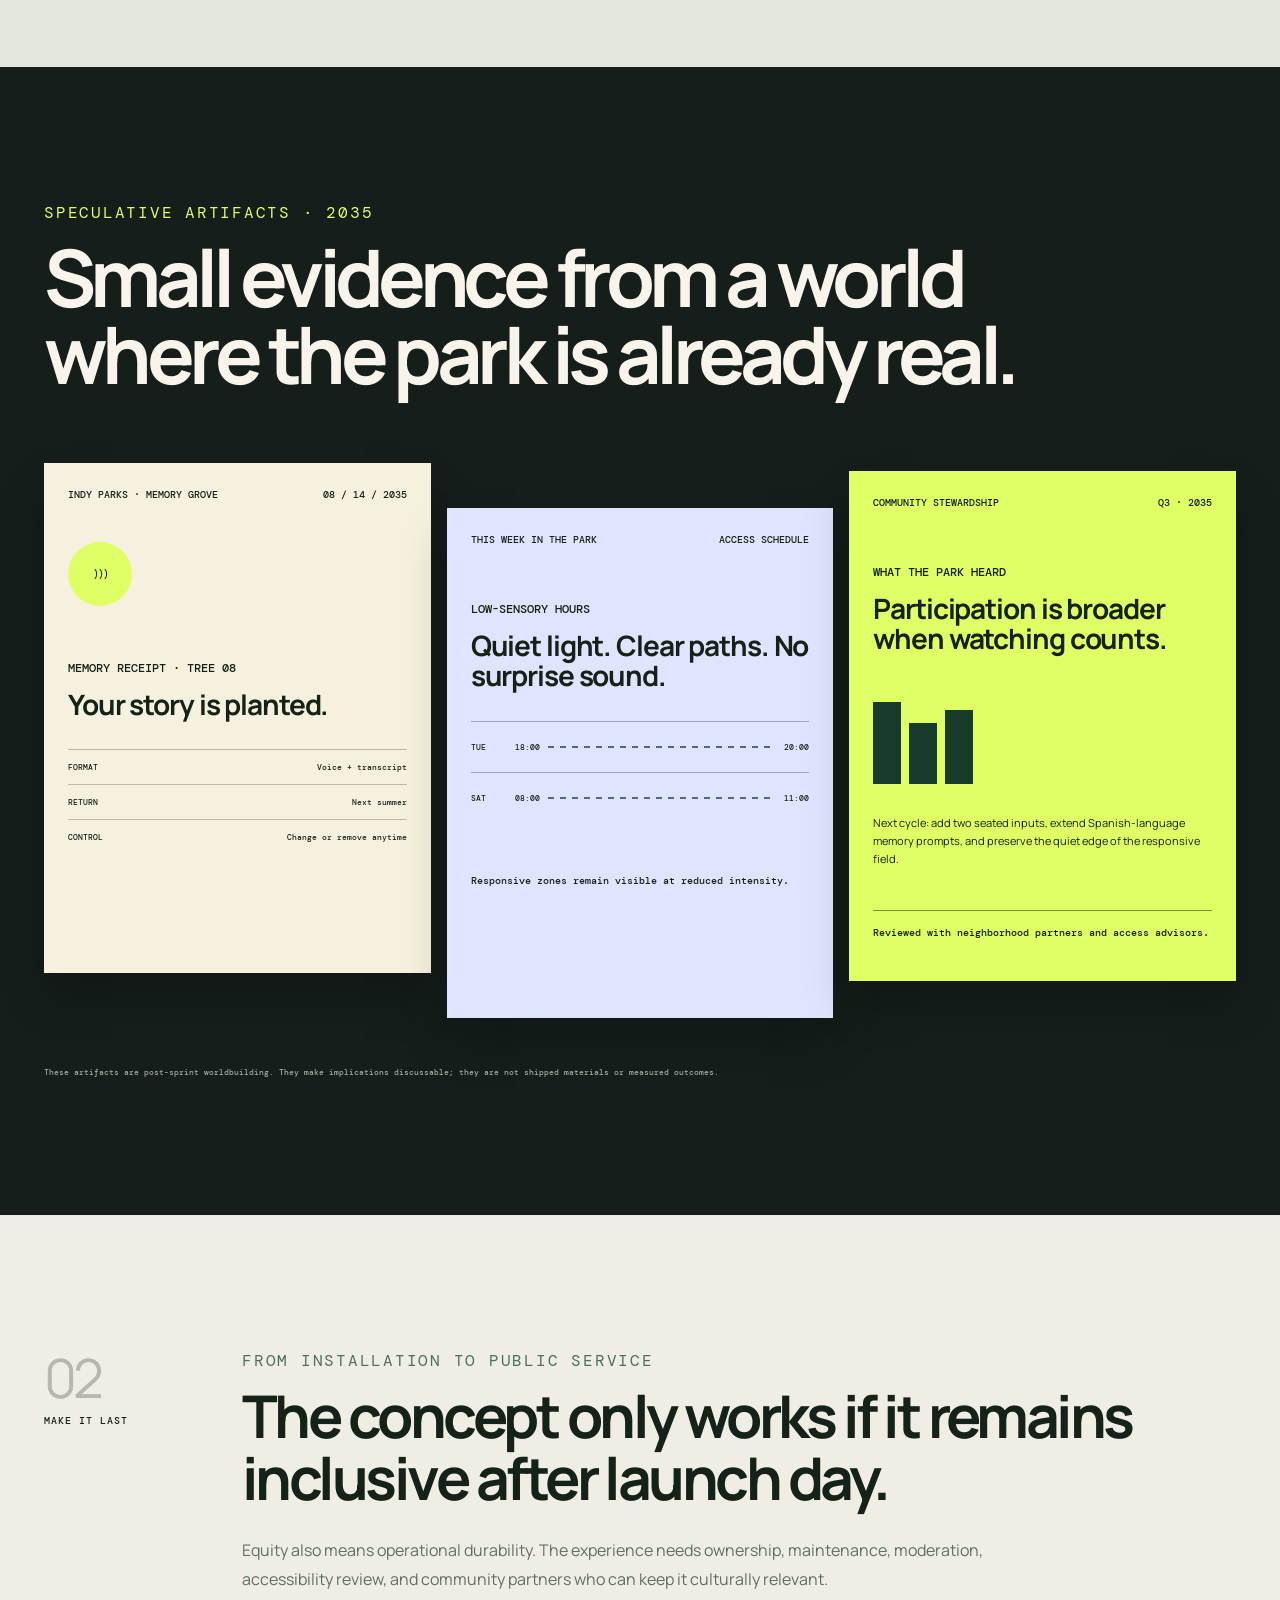
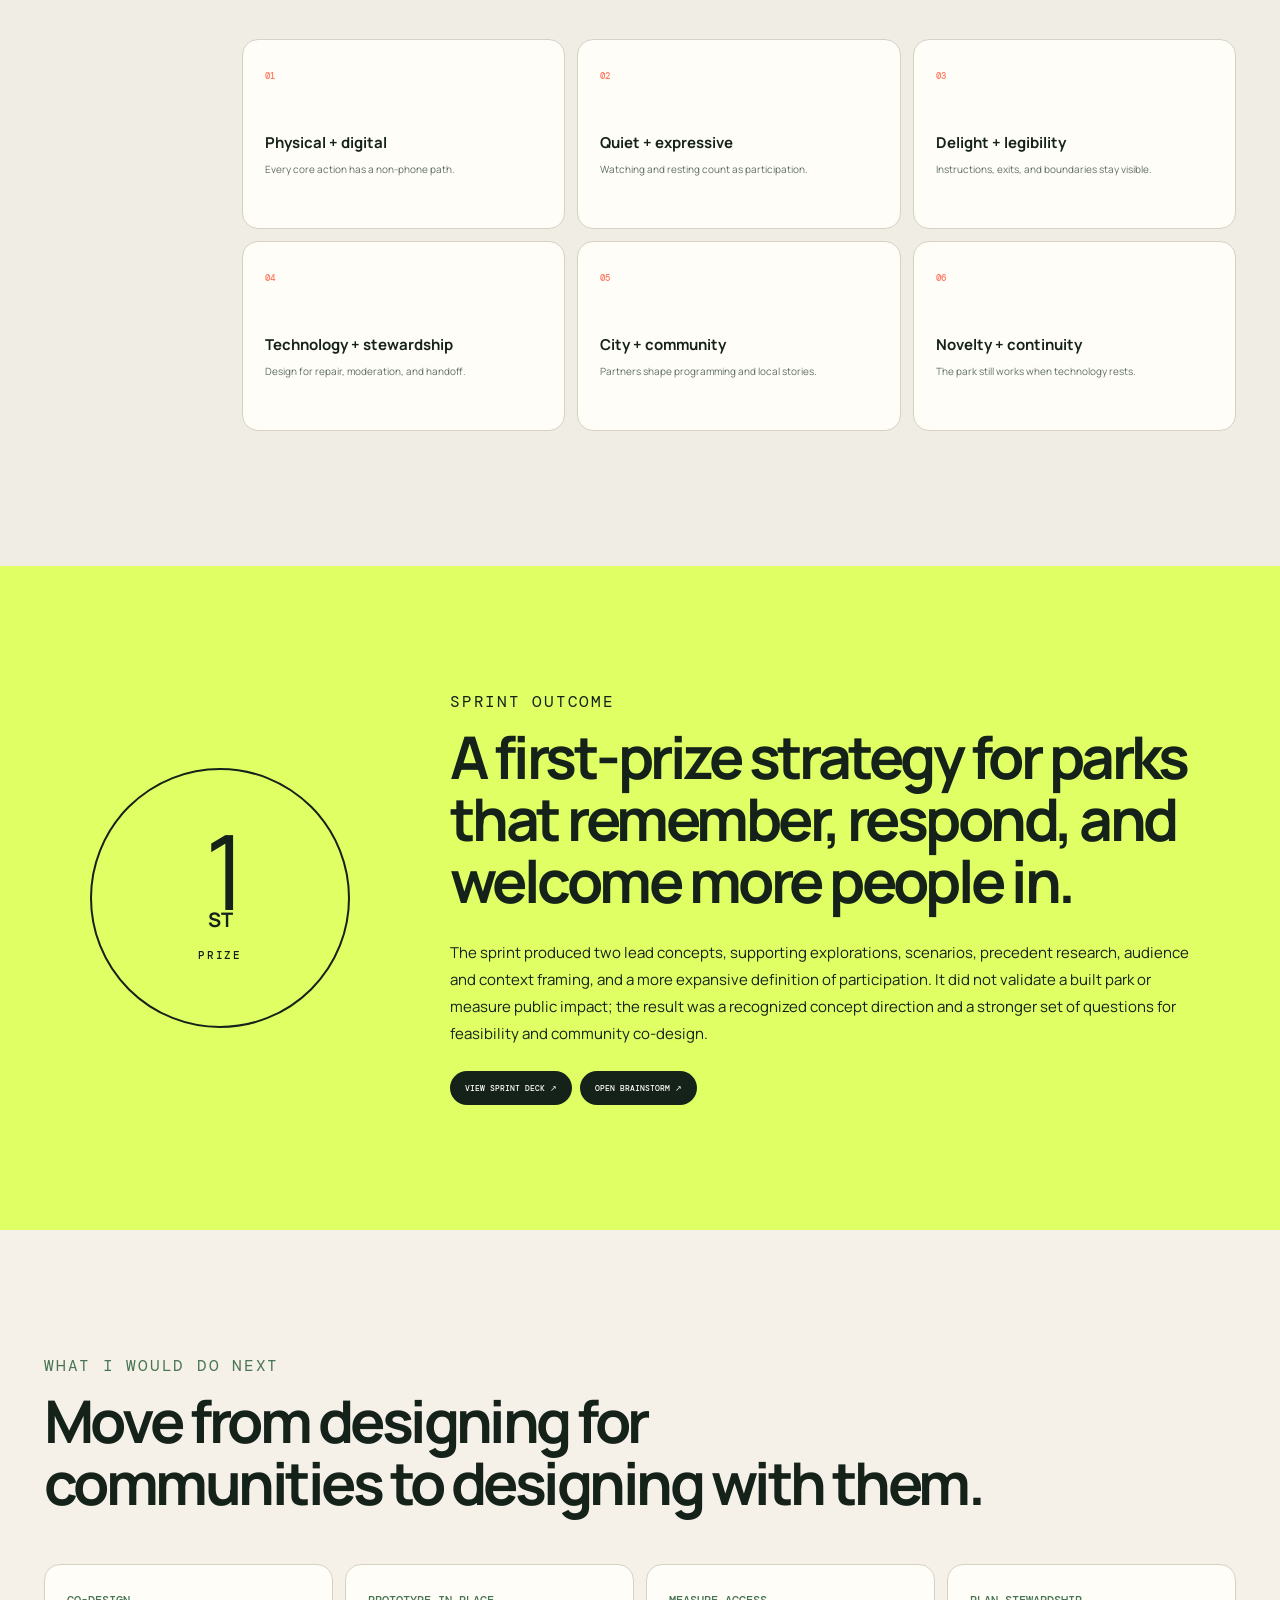
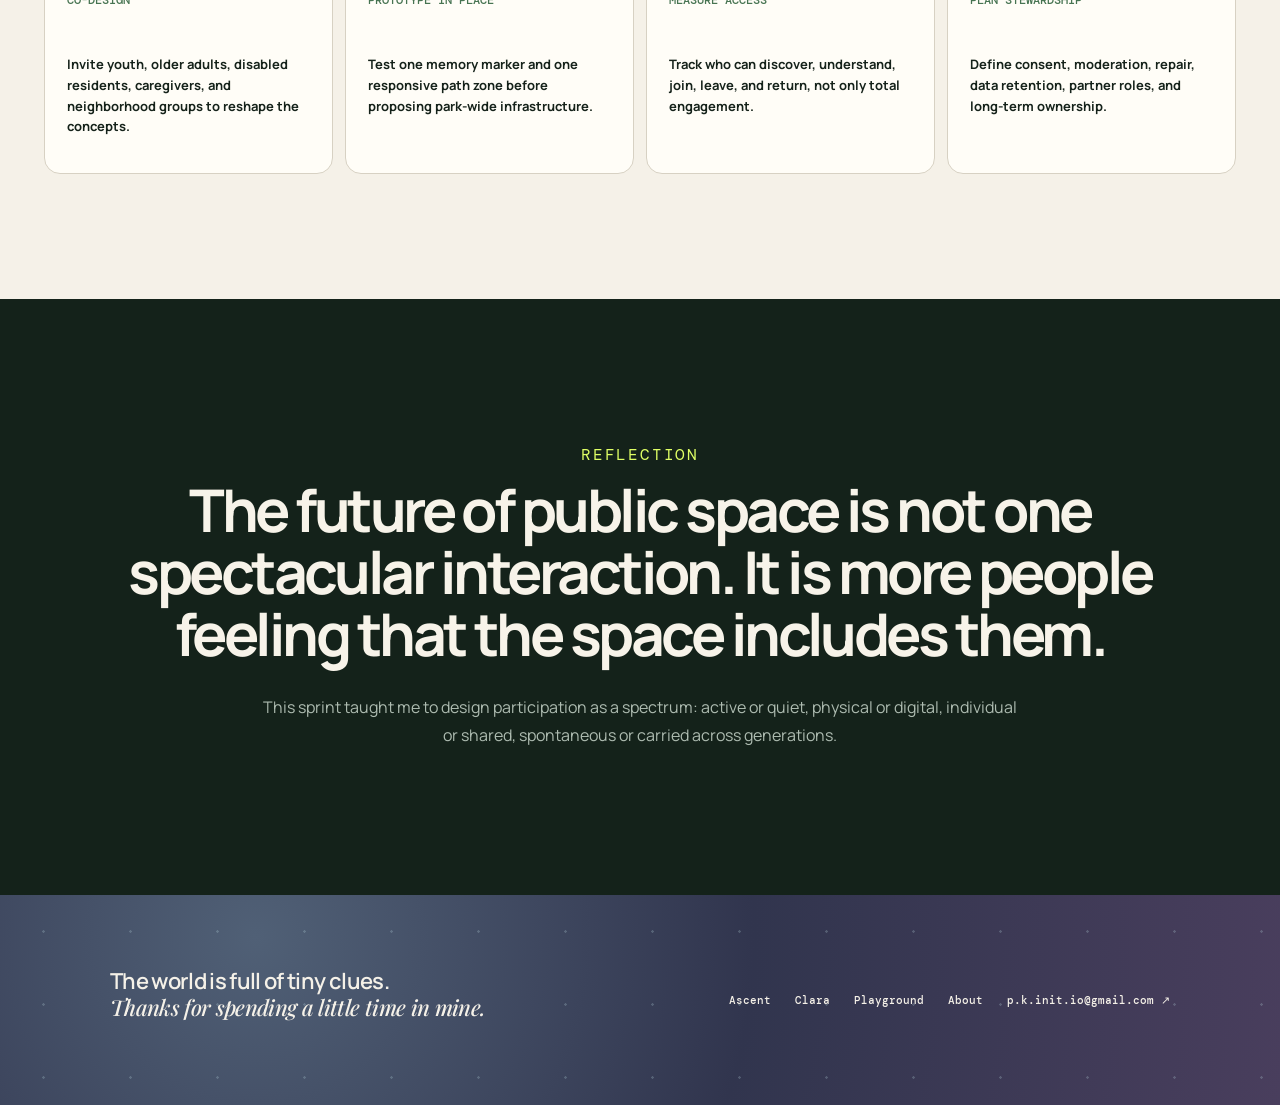
<file: parks.html>
<!doctype html>
<html lang="en">
<head>
  <meta charset="UTF-8">
  <meta name="viewport" content="width=device-width, initial-scale=1">
  <meta name="description" content="Parks of the Future, a first-prize two-week design sprint with Indy Parks and Recreation.">
  <title>Parks of the Future — Pravallika</title>
  <script type="text/javascript">
      (function(c,l,a,r,i,t,y){
          c[a]=c[a]||function(){(c[a].q=c[a].q||[]).push(arguments)};
          t=l.createElement(r);t.async=1;t.src="https://www.clarity.ms/tag/"+i;
          y=l.getElementsByTagName(r)[0];y.parentNode.insertBefore(t,y);
      })(window, document, "clarity", "script", "xfas4qc75u");
  </script>
  <link rel="preconnect" href="https://fonts.googleapis.com">
  <link rel="preconnect" href="https://fonts.gstatic.com" crossorigin>
  <link href="https://fonts.googleapis.com/css2?family=DM+Mono:wght@400;500&amp;family=Manrope:wght@400;500;600;700;800&amp;family=Playfair+Display:ital,wght@1,700&amp;display=swap" rel="stylesheet">
  <link rel="stylesheet" href="parks.css">
  <link rel="stylesheet" href="site-shell.css">
  <script src="parks.js" defer></script>
  <script src="site-companion.js" defer></script>
</head>
<body class="parks-case">
  <a href="#main-content" class="skip-link">Skip to content</a>
  <div class="reading-progress" aria-hidden="true"></div>
  <header class="case-nav">
    <a href="constellation.html?skipIntro=1">&larr; desktop</a>
    <span>Parks of the Future / case study</span>
    <a href="#outcome">outcome &darr;</a>
  </header>

  <main id="main-content">
    <section class="hero" aria-labelledby="hero-title">
      <div class="hero-copy reveal">
        <p class="eyebrow">SPECULATIVE DESIGN · FUTURE VISION · EXPERIENCE CONCEPT</p>
        <h1 id="hero-title">Parks that <em>remember, respond, and include.</em></h1>
        <p class="lede">How might parks evolve over the next 20 years as cities grow denser, climate becomes less predictable, and technology becomes embedded in everyday life, without losing what makes public space human?</p>
        <dl class="project-meta">
          <div><dt>ROLE</dt><dd>Concept designer · experience vision</dd></div>
          <div><dt>TYPE</dt><dd>Speculative public-space strategy</dd></div>
          <div><dt>PARTNER</dt><dd>Indy Parks &amp; Recreation</dd></div>
          <div><dt>TIMEFRAME</dt><dd>Two-week design sprint</dd></div>
          <div><dt>TEAM</dt><dd>Three-person design team</dd></div>
          <div><dt>RECOGNITION</dt><dd>First-prize sprint concept</dd></div>
        </dl>
      </div>

      <div class="park-stage reveal" data-park-state="day" aria-label="Interactive park concept shown by day or night">
        <div class="stage-toolbar">
          <div><span>THE SAME PARK</span><b>DIFFERENT WAYS TO BELONG</b></div>
          <div class="stage-controls">
            <button class="sound-toggle" type="button" aria-pressed="false"><span aria-hidden="true">♪</span> SOUND OFF</button>
            <div class="time-switch" role="group" aria-label="Preview the park by day or night">
              <button class="active" type="button" data-park-mode="day" aria-pressed="true">DAY</button>
              <button type="button" data-park-mode="night" aria-pressed="false">NIGHT</button>
            </div>
          </div>
        </div>

        <img class="hero-vision" src="parks-2035-vision.png" alt="Speculative 2035 vision of an accessible Indianapolis park with memory markers, climate shade, biodiversity planting, and responsive paths">
        <div class="horizon-badge"><small>VISION FRAME · 2035</small><b>POST-SPRINT EXTRAPOLATION</b></div>

        <div class="park-sky" aria-hidden="true"><i class="sun-moon"></i><i class="cloud one"></i><i class="cloud two"></i></div>
        <div class="park-land" aria-hidden="true">
          <span class="tree tree-one"></span><span class="tree tree-two"></span><span class="tree tree-three"></span>
          <span class="bench"></span>
          <span class="person child"></span><span class="person adult"></span><span class="person seated"></span><span class="person elder"></span>
          <span class="path-light light-one"></span><span class="path-light light-two"></span><span class="path-light light-three"></span><span class="path-light light-four"></span>
          <svg viewBox="0 0 700 390" focusable="false">
            <path class="main-path" d="M-20 344c89-57 145-34 218-72 82-43 69-94 157-109 89-15 124 46 214 5 66-30 87-73 151-72"/>
            <path class="memory-path" d="M354 163c-6-80 42-107 106-129"/>
          </svg>
        </div>

        <div class="stage-callout callout-memory"><span>01</span><b>STORIES ACROSS TIME</b><small>Memory Park</small></div>
        <div class="stage-callout callout-light"><span>02</span><b>PLAY AFTER DARK</b><small>Night Park</small></div>
        <div class="stage-caption"><span class="mode-copy">DAY · STORIES, PLAY, REST</span><b>ONE PARK · MANY LEVELS OF PARTICIPATION</b></div>
      </div>
    </section>

    <section class="problem-bar reveal" aria-label="The problem at a glance">
      <p class="eyebrow">THE PROBLEM AT A GLANCE</p>
      <div>
        <article><small>01</small><b>Park-goers span generations, abilities, cultures, and comfort levels.</b></article>
        <article><small>02</small><b>New technology can attract people while quietly excluding others.</b></article>
        <article><small>03</small><b>Safety, maintenance, and access determine whether novelty survives.</b></article>
        <article><small>04</small><b>Social connection cannot be designed as one mandatory way to participate.</b></article>
      </div>
    </section>

    <section class="brief-section">
      <aside class="section-marker reveal"><span>01</span><small>THE BRIEF</small></aside>
      <div class="brief-content">
        <div class="brief-heading reveal">
          <p class="eyebrow accent">A VIBRANT, HAPPY, HEALTHY INDIANAPOLIS</p>
          <h2>The challenge was not to make parks more futuristic. It was to make their future more equitable.</h2>
          <p>Indy Parks asked for actionable ideas that could engage different generations through play, aesthetics, acoustics, maintenance, safety, existing technology, and community collaboration.</p>
        </div>

        <blockquote class="client-vision reveal">
          <small>CLIENT VISION · INDY PARKS</small>
          <p>Welcome all residents, regardless of race, gender, socio-economic status, ability, or identity, to connect to nature, to the community, and to themselves.</p>
        </blockquote>

        <div class="challenge-equation reveal" aria-label="The design challenge broken into four requirements">
          <article><span>01</span><b>Different generations</b><p>Not one average park-goer</p></article>
          <i>+</i>
          <article><span>02</span><b>Play + atmosphere</b><p>Visual, acoustic, social</p></article>
          <i>+</i>
          <article><span>03</span><b>Existing technology</b><p>Useful, legible, maintainable</p></article>
          <i>+</i>
          <article><span>04</span><b>Community partners</b><p>Shared ownership over time</p></article>
        </div>
      </div>
    </section>

    <section class="signals-section" aria-labelledby="signals-title">
      <div class="signals-heading reveal">
        <p class="eyebrow">SIGNALS &amp; TENSIONS</p>
        <h2 id="signals-title">The future was not one prediction. It was a set of pressures parks may need to hold at once.</h2>
        <p>These signals framed the concept space. They are prompts for exploration, not claims that the sprint forecast one inevitable future.</p>
      </div>
      <div class="signal-field reveal" aria-label="Six signals shaping future public parks">
        <article class="signal climate"><span>01</span><b>Climate adaptation</b><p>Shade, water, resilient planting, and changing seasonal use.</p></article>
        <article class="signal alone"><span>02</span><b>Urban loneliness</b><p>Low-pressure ways to be near others without forced interaction.</p></article>
        <article class="signal tech"><span>03</span><b>Embedded technology</b><p>Responsive infrastructure that stays optional and understandable.</p></article>
        <article class="signal community"><span>04</span><b>Community stewardship</b><p>Residents shape programming, stories, and long-term relevance.</p></article>
        <article class="signal nature"><span>05</span><b>Biodiversity restoration</b><p>Nature is active infrastructure, not decorative scenery.</p></article>
        <article class="signal access"><span>06</span><b>Access and agency</b><p>Different bodies, senses, budgets, and energy levels belong.</p></article>
      </div>
      <div class="future-worlds reveal">
        <article><small>FUTURE 01 · LIVING SYSTEM</small><b>The park helps the city heal.</b><p>Ecology, shade, water, and public life reinforce one another.</p></article>
        <article><small>FUTURE 02 · RESPONSIVE COMMONS</small><b>The park notices without surveilling.</b><p>Light, sound, and paths respond while participation stays voluntary.</p></article>
        <article><small>FUTURE 03 · COMMUNITY-HELD</small><b>The park changes with its people.</b><p>Local organizations and residents shape what is remembered and programmed.</p></article>
      </div>
    </section>

    <section class="day-life" aria-labelledby="day-life-title">
      <div class="day-life-heading reveal">
        <p class="eyebrow">A DAY IN THE PARK · FICTIONAL COMPOSITE</p>
        <h2 id="day-life-title">Meet Maya. The park adapts without deciding who she is.</h2>
        <p>Maya is a fictional composite created to make the near-future experience tangible, not a research participant or predictive persona.</p>
      </div>
      <div class="day-life-route reveal">
        <article><small>07:40 · ARRIVE</small><b>A calmer path is already available.</b><p>Maya chooses the level route herself. Tactile edges, shade, and frequent seating are permanent infrastructure, not personalized exceptions.</p></article>
        <i aria-hidden="true">&rarr;</i>
        <article><small>08:05 · REMEMBER</small><b>A familiar tree holds a family story.</b><p>She listens through the physical marker, reads a transcript, and leaves a short reply without creating an account.</p></article>
        <i aria-hidden="true">&rarr;</i>
        <article><small>19:20 · RETURN</small><b>Light makes company optional.</b><p>She sits inside the social field. Others animate the path while steady navigation lighting preserves a clear way home.</p></article>
      </div>
    </section>

    <section class="sprint-section" aria-labelledby="sprint-title">
      <div class="sprint-intro reveal">
        <p class="eyebrow">CONCEPT DESIGN PROCESS · TWO WEEKS</p>
        <h2 id="sprint-title">From weak signals to a coherent experience vision.</h2>
      </div>
      <ol class="sprint-trail">
        <li class="reveal"><span>01</span><small>DAYS 01-02</small><b>Signals &amp; tensions</b><p>Frame social, environmental, technological, access, and stewardship shifts.</p></li>
        <li class="reveal"><span>02</span><small>DAYS 03-05</small><b>Future scenarios</b><p>Imagine living-system, responsive, and community-held park futures.</p></li>
        <li class="reveal"><span>03</span><small>DAYS 06-08</small><b>Experience vision</b><p>Design behaviors, rituals, discovery, belonging, and relationships with place.</p></li>
        <li class="reveal"><span>04</span><small>DAYS 09-10</small><b>Concept artifacts</b><p>Make the future discussable through scenarios, vision frames, and service logic.</p></li>
      </ol>
    </section>

    <section class="equity-section" aria-labelledby="equity-title">
      <div class="equity-intro reveal">
        <p class="eyebrow">DESIGNING WITH EQUITY</p>
        <h2 id="equity-title">“Open to everyone” is not the same as usable by everyone.</h2>
        <p>Instead of inventing a single persona, we stress-tested the ideas through common access conditions. Choose a lens to see how the design response changes.</p>
        <small>These are design lenses, not claims about research participants.</small>
      </div>

      <div class="lens-picker reveal" role="tablist" aria-label="Choose an access lens">
        <button class="active" id="lens-phone" role="tab" aria-selected="true" aria-controls="equity-stage" data-lens="phone"><span>01</span>NO SMARTPHONE</button>
        <button id="lens-mobility" role="tab" aria-selected="false" aria-controls="equity-stage" data-lens="mobility"><span>02</span>LOW MOBILITY</button>
        <button id="lens-sensory" role="tab" aria-selected="false" aria-controls="equity-stage" data-lens="sensory"><span>03</span>SENSORY NEEDS</button>
        <button id="lens-night" role="tab" aria-selected="false" aria-controls="equity-stage" data-lens="night"><span>04</span>AFTER DARK</button>
        <button id="lens-care" role="tab" aria-selected="false" aria-controls="equity-stage" data-lens="care"><span>05</span>CAREGIVING</button>
      </div>

      <div class="equity-stage reveal" id="equity-stage" role="tabpanel" aria-labelledby="lens-phone" tabindex="0">
        <article class="reality-card">
          <small>VISITOR REALITY</small>
          <span class="lens-icon" aria-hidden="true">NO APP</span>
          <h3 class="lens-headline">Participation cannot begin with a download.</h3>
          <p class="lens-need">A phone, data plan, account, or QR code should never be the only entrance to the experience.</p>
        </article>
        <div class="equity-bridge" aria-hidden="true"><i></i><b>DESIGN CHANGES</b><i></i></div>
        <article class="response-card">
          <small>DESIGN RESPONSE</small>
          <span class="lens-principle">PHYSICAL-FIRST ACCESS</span>
          <h3 class="lens-response">Let movement, touch, signage, and staffed moments work independently; make digital layers optional.</h3>
          <div><span>NO ACCOUNT</span><span>MULTIPLE FORMATS</span><span>VISIBLE INSTRUCTIONS</span></div>
        </article>
      </div>
    </section>

    <section class="concept-section" aria-labelledby="concept-title">
      <div class="concept-intro reveal">
        <p class="eyebrow">THE LEAD CONCEPTS</p>
        <h2 id="concept-title">Two ways for the park to become an active host.</h2>
        <p>Memory Park connects people across time. Night Park connects people through movement. Neither requires participation to look the same for everyone.</p>
      </div>

      <div class="route-switch reveal" role="tablist" aria-label="Choose a park concept">
        <button class="active" id="memory-tab" role="tab" aria-selected="true" aria-controls="memory-route" data-route="memory">01 · MEMORY PARK</button>
        <button id="night-tab" role="tab" aria-selected="false" aria-controls="night-route" data-route="night">02 · NIGHT PARK</button>
      </div>

      <article class="route-panel memory-route active" id="memory-route" role="tabpanel" aria-labelledby="memory-tab">
        <div class="route-copy">
          <p class="eyebrow">WHERE STORIES ARE SAFE, SOUND, AND WAITING TO BE FOUND</p>
          <h3>Give a memory a place to live.</h3>
          <p>Visitors connect a story to a tree, bench, or sapling. It can be experienced now or intentionally delivered to a chosen person in the future, turning a park object into an intergenerational anchor.</p>
          <div class="concept-logic">
            <article><span>01</span><b>Choose a marker</b><p>Tree, bench, garden, or shared object</p></article>
            <article><span>02</span><b>Leave a story</b><p>Voice, text, drawing, or video</p></article>
            <article><span>03</span><b>Set its return</b><p>Now, a season, or years later</p></article>
          </div>
          <aside class="inclusive-note"><small>EQUITY CHANGES THE CONCEPT</small><p>Multiple formats, clear consent, optional anonymity, translation, physical signage, and non-digital participation are part of the service, not later accommodations.</p></aside>
        </div>

        <div class="memory-prototype" aria-label="Interactive Memory Park concept demonstration">
          <div class="prototype-bar"><span>MEMORY GROVE · TREE 08</span><b>TRY THE IDEA</b></div>
          <img class="vision-image" src="parks-memory-grove.png" alt="Speculative vision frame of a multigenerational Memory Grove with accessible storytelling around a mature tree">
          <div class="vision-label"><small>VISION FRAME 01</small><b>A memory becomes a shared place, not another feed.</b></div>
          <div class="memory-composer">
            <small>HOW SHOULD THIS MEMORY LIVE?</small>
            <div class="format-options" role="group" aria-label="Choose a memory format">
              <button class="active" type="button" data-memory-format="voice" aria-pressed="true">VOICE</button>
              <button type="button" data-memory-format="text" aria-pressed="false">TEXT</button>
              <button type="button" data-memory-format="drawing" aria-pressed="false">DRAWING</button>
            </div>
            <div class="memory-artifact" data-format="voice" aria-live="polite">
              <span class="artifact-icon" aria-hidden="true">)))</span>
              <div><b class="artifact-title">A voice from this summer</b><small class="artifact-meta">Audio · transcript available</small></div>
            </div>
            <button class="plant-memory" type="button" aria-pressed="false">PLANT THIS MEMORY <span>&rarr;</span></button>
          </div>
          <div class="memory-confirmation" aria-live="polite"><small>MEMORY PLANTED</small><b>It can return without being lost.</b><span>CONSENT CAN BE CHANGED AT ANY TIME</span><button class="reset-memory" type="button">TRY ANOTHER MEMORY &orarr;</button></div>
        </div>
      </article>

      <article class="route-panel night-route" id="night-route" role="tabpanel" aria-labelledby="night-tab" hidden>
        <div class="route-copy">
          <p class="eyebrow">MOVE TO THE RHYTHM · LIGHT UP THE NIGHT</p>
          <h3>Let the path respond without demanding performance.</h3>
          <p>Pressure and motion activate light across paths, gathering areas, and surrounding trees. People can dance, walk, roll, tap, rest, watch, or follow a quieter illuminated route.</p>
          <div class="concept-logic">
            <article><span>01</span><b>Enter anywhere</b><p>No app, ticket, or fixed starting point</p></article>
            <article><span>02</span><b>Choose energy</b><p>Calm trail or playful responsive field</p></article>
            <article><span>03</span><b>Shape together</b><p>Individual inputs build a shared scene</p></article>
          </div>
          <aside class="inclusive-note"><small>EQUITY CHANGES THE CONCEPT</small><p>Seated inputs, high-contrast edges, low-sensory hours, passive viewing, gentle brightness, and well-lit exits make play optional and legible.</p></aside>
        </div>

        <div class="light-prototype" data-energy="calm" aria-label="Interactive responsive-light path demonstration">
          <div class="prototype-bar"><span>NIGHT PARK · RESPONSIVE PATH</span><b>MOVE ACROSS THE FIELD</b></div>
          <img class="vision-image" src="parks-night-park.png" alt="Speculative vision frame of an inclusive Night Park with steady safety lighting and responsive play zones">
          <div class="energy-switch" role="group" aria-label="Choose the park's energy level">
            <button class="active" type="button" data-energy-mode="calm" aria-pressed="true">CALM</button>
            <button type="button" data-energy-mode="active" aria-pressed="false">PLAYFUL</button>
          </div>
          <div class="light-grid" aria-hidden="true">
            <i></i><i></i><i></i><i></i><i></i><i></i><i></i><i></i><i></i><i></i><i></i><i></i><i></i><i></i><i></i><i></i><i></i><i></i><i></i><i></i><i></i><i></i><i></i><i></i><i></i><i></i><i></i><i></i><i></i><i></i>
          </div>
          <div class="access-badges"><span>NO APP</span><span>SEATED INPUT</span><span>LOW-SENSORY MODE</span></div>
        </div>
      </article>
    </section>

    <section class="blueprint-section" aria-labelledby="blueprint-title">
      <div class="blueprint-heading reveal">
        <p class="eyebrow">EXPERIENCE BLUEPRINT</p>
        <h2 id="blueprint-title">The visible moment only works when an invisible system supports it.</h2>
        <p>The blueprint connects intimate participation to access, operations, maintenance, consent, and community ownership.</p>
      </div>
      <div class="blueprint reveal" role="table" aria-label="Future park experience blueprint">
        <div class="blueprint-row moments" role="row">
          <b role="rowheader">MOMENT</b><span role="cell">ARRIVE</span><span role="cell">CHOOSE</span><span role="cell">PARTICIPATE</span><span role="cell">RETURN</span>
        </div>
        <div class="blueprint-row resident" role="row">
          <b role="rowheader">RESIDENT</b><span role="cell">Notice an invitation in the landscape</span><span role="cell">Pick active, quiet, physical, or digital</span><span role="cell">Leave a story or shape the shared light</span><span role="cell">Revisit a memory or community ritual</span>
        </div>
        <div class="blueprint-row frontstage" role="row">
          <b role="rowheader">FRONTSTAGE</b><span role="cell">Clear paths, signs, partner programming</span><span role="cell">Consent, intensity, language, format</span><span role="cell">Marker, sensor field, seating, feedback</span><span role="cell">Delivery, seasonal event, local archive</span>
        </div>
        <div class="blueprint-row backstage" role="row">
          <b role="rowheader">BACKSTAGE</b><span role="cell">Access review and daily readiness</span><span role="cell">Preference logic without mandatory accounts</span><span role="cell">Moderation, translation, sensor health</span><span role="cell">Retention, repair, and deletion policies</span>
        </div>
        <div class="blueprint-row partners" role="row">
          <b role="rowheader">ECOSYSTEM</b><span role="cell">Indy Parks + neighborhood groups</span><span role="cell">Accessibility and cultural advisors</span><span role="cell">Artists, youth groups, local organizations</span><span role="cell">Park staff + city infrastructure teams</span>
        </div>
      </div>
      <div class="blueprint-principle reveal"><span>DESIGN PRINCIPLE</span><b>The park still works when the technology rests.</b><p>Core safety, access, nature, and social use cannot depend on a screen, account, sensor, or perfect maintenance day.</p></div>
    </section>

    <section class="artifacts-section" aria-labelledby="artifacts-title">
      <div class="artifacts-heading reveal">
        <p class="eyebrow">SPECULATIVE ARTIFACTS · 2035</p>
        <h2 id="artifacts-title">Small evidence from a world where the park is already real.</h2>
      </div>
      <div class="artifact-gallery">
        <article class="future-artifact memory-receipt reveal">
          <header><span>INDY PARKS · MEMORY GROVE</span><b>08 / 14 / 2035</b></header>
          <div class="artifact-mark" aria-hidden="true">)))</div>
          <small>MEMORY RECEIPT · TREE 08</small>
          <h3>Your story is planted.</h3>
          <dl><div><dt>FORMAT</dt><dd>Voice + transcript</dd></div><div><dt>RETURN</dt><dd>Next summer</dd></div><div><dt>CONTROL</dt><dd>Change or remove anytime</dd></div></dl>
        </article>
        <article class="future-artifact quiet-schedule reveal">
          <header><span>THIS WEEK IN THE PARK</span><b>ACCESS SCHEDULE</b></header>
          <small>LOW-SENSORY HOURS</small>
          <h3>Quiet light. Clear paths. No surprise sound.</h3>
          <div class="schedule-line"><b>TUE</b><span>18:00</span><i></i><span>20:00</span></div>
          <div class="schedule-line"><b>SAT</b><span>08:00</span><i></i><span>11:00</span></div>
          <footer>Responsive zones remain visible at reduced intensity.</footer>
        </article>
        <article class="future-artifact stewardship-log reveal">
          <header><span>COMMUNITY STEWARDSHIP</span><b>Q3 · 2035</b></header>
          <small>WHAT THE PARK HEARD</small>
          <h3>Participation is broader when watching counts.</h3>
          <div class="report-bars"><i style="--value:82%"></i><i style="--value:61%"></i><i style="--value:74%"></i></div>
          <p>Next cycle: add two seated inputs, extend Spanish-language memory prompts, and preserve the quiet edge of the responsive field.</p>
          <footer>Reviewed with neighborhood partners and access advisors.</footer>
        </article>
      </div>
      <p class="artifact-disclaimer reveal">These artifacts are post-sprint worldbuilding. They make implications discussable; they are not shipped materials or measured outcomes.</p>
    </section>

    <section class="system-section">
      <aside class="section-marker reveal"><span>02</span><small>MAKE IT LAST</small></aside>
      <div class="system-content">
        <div class="system-heading reveal">
          <p class="eyebrow accent">FROM INSTALLATION TO PUBLIC SERVICE</p>
          <h2>The concept only works if it remains inclusive after launch day.</h2>
          <p>Equity also means operational durability. The experience needs ownership, maintenance, moderation, accessibility review, and community partners who can keep it culturally relevant.</p>
        </div>
        <div class="system-grid reveal">
          <article><span>01</span><b>Physical + digital</b><p>Every core action has a non-phone path.</p></article>
          <article><span>02</span><b>Quiet + expressive</b><p>Watching and resting count as participation.</p></article>
          <article><span>03</span><b>Delight + legibility</b><p>Instructions, exits, and boundaries stay visible.</p></article>
          <article><span>04</span><b>Technology + stewardship</b><p>Design for repair, moderation, and handoff.</p></article>
          <article><span>05</span><b>City + community</b><p>Partners shape programming and local stories.</p></article>
          <article><span>06</span><b>Novelty + continuity</b><p>The park still works when technology rests.</p></article>
        </div>
      </div>
    </section>

    <section class="outcome" id="outcome">
      <div class="award-mark reveal" aria-hidden="true"><span>1</span><i>ST</i><b>PRIZE</b></div>
      <div class="reveal">
        <p class="eyebrow">SPRINT OUTCOME</p>
        <h2>A first-prize strategy for parks that remember, respond, and welcome more people in.</h2>
        <p>The sprint produced two lead concepts, supporting explorations, scenarios, precedent research, audience and context framing, and a more expansive definition of participation. It did not validate a built park or measure public impact; the result was a recognized concept direction and a stronger set of questions for feasibility and community co-design.</p>
        <div class="outcome-links">
          <a href="https://pitch.com/public/06ad79ec-dcd6-444f-a846-b52230c32698/54360438-bfe0-4891-a68f-c28c86e2fd9b" target="_blank" rel="noreferrer">view sprint deck &nearr;</a>
          <a href="https://www.figma.com/board/dlPBlLyS9obR5Bam4iH984/Design-Sprint-ideas?node-id=0-1&amp;t=32PVNgUBXKEkOysO-1" target="_blank" rel="noreferrer">open brainstorm &nearr;</a>
        </div>
      </div>
    </section>

    <section class="next-section">
      <div class="next-heading reveal">
        <p class="eyebrow">WHAT I WOULD DO NEXT</p>
        <h2>Move from designing for communities to designing with them.</h2>
      </div>
      <div class="next-grid">
        <article class="reveal"><small>CO-DESIGN</small><b>Invite youth, older adults, disabled residents, caregivers, and neighborhood groups to reshape the concepts.</b></article>
        <article class="reveal"><small>PROTOTYPE IN PLACE</small><b>Test one memory marker and one responsive path zone before proposing park-wide infrastructure.</b></article>
        <article class="reveal"><small>MEASURE ACCESS</small><b>Track who can discover, understand, join, leave, and return, not only total engagement.</b></article>
        <article class="reveal"><small>PLAN STEWARDSHIP</small><b>Define consent, moderation, repair, data retention, partner roles, and long-term ownership.</b></article>
      </div>
    </section>

    <section class="reflection">
      <p class="eyebrow">REFLECTION</p>
      <h2>The future of public space is not one spectacular interaction. It is more people feeling that the space includes them.</h2>
      <p>This sprint taught me to design participation as a spectrum: active or quiet, physical or digital, individual or shared, spontaneous or carried across generations.</p>
    </section>
  </main>
  <footer class="about-footer">
    <div class="footer-signal"><p>The world is full of tiny clues.<br><em>Thanks for spending a little time in mine.</em></p></div>
    <nav aria-label="Footer navigation"><a href="ascent.html">Ascent</a><a href="clara.html">Clara</a><a href="playground.html">Playground</a><a href="about.html">About</a><a href="mailto:p.k.init.io@gmail.com">p.k.init.io@gmail.com ↗</a></nav>
  </footer>
</body>
</html>
</file>
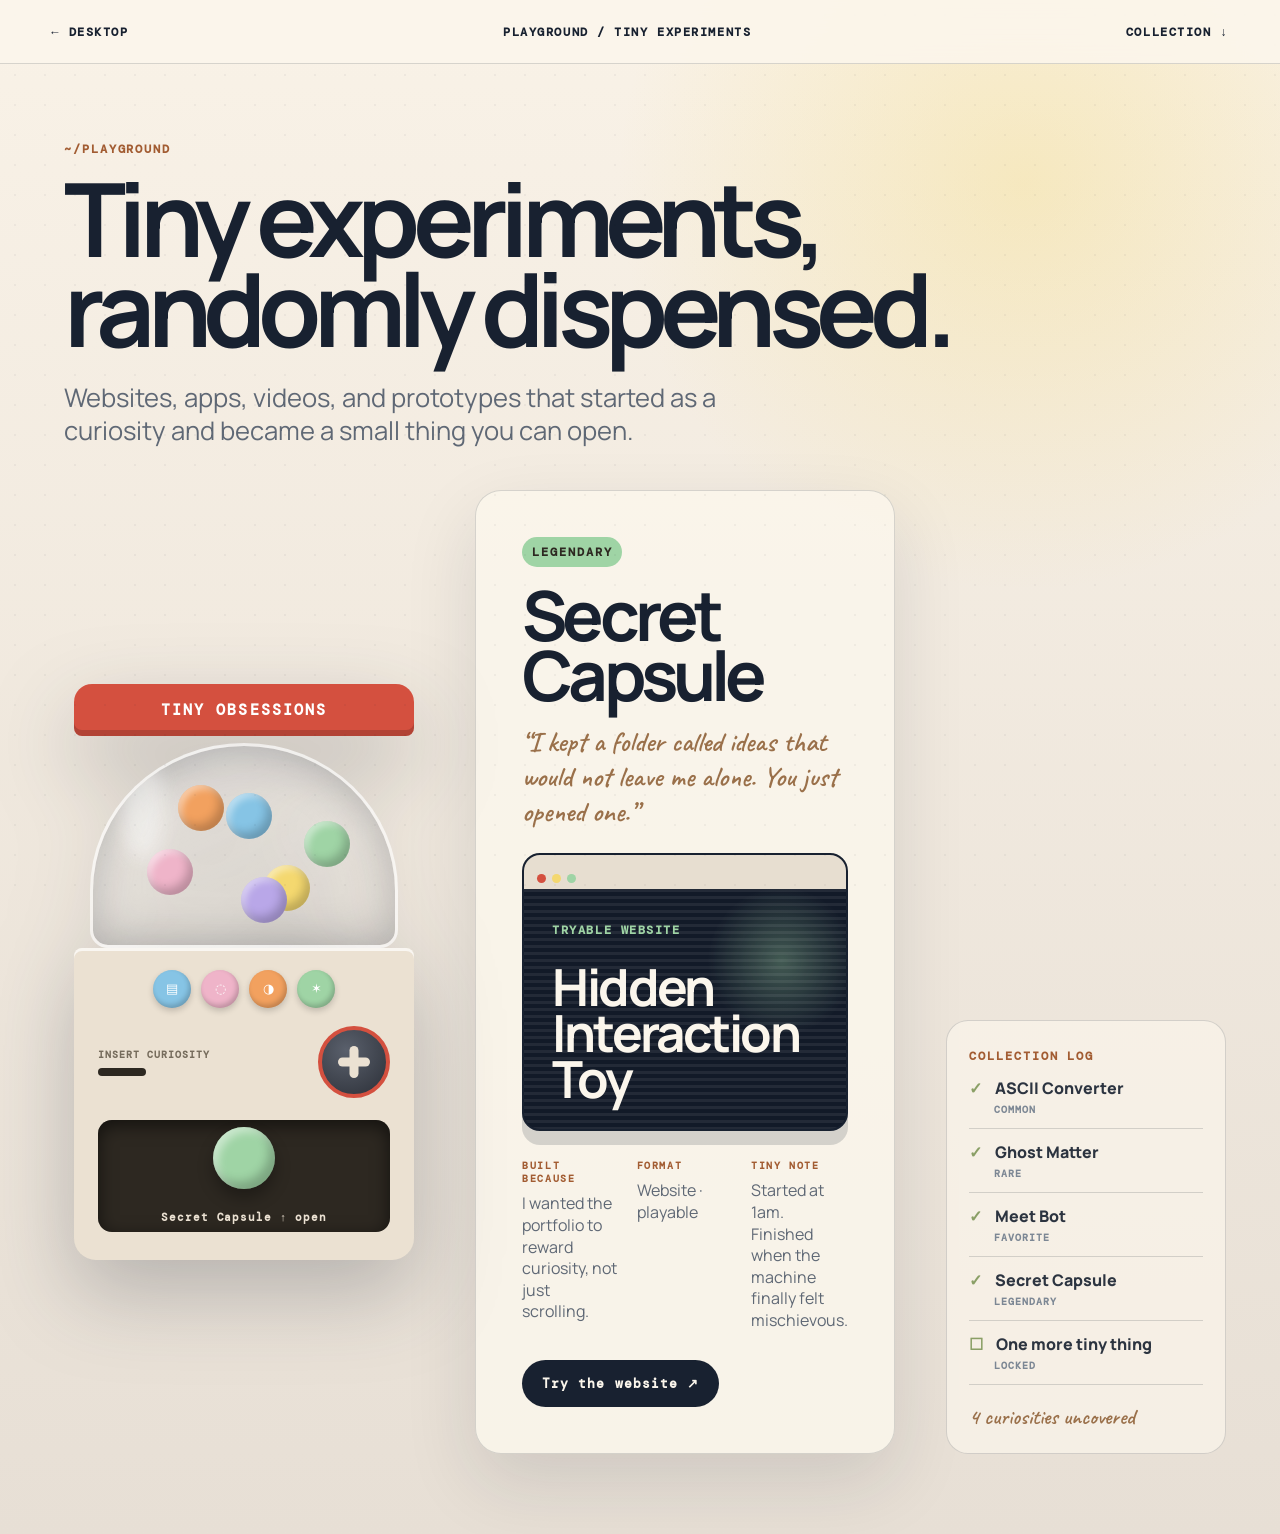
<file: playground-capsule-mockup.html>
<!doctype html>
<html lang="en">
<head>
  <meta charset="UTF-8">
  <meta name="viewport" content="width=device-width, initial-scale=1">
  <title>Playground Capsule Mockup</title>
  <link rel="preconnect" href="https://fonts.googleapis.com">
  <link rel="preconnect" href="https://fonts.gstatic.com" crossorigin>
  <link href="https://fonts.googleapis.com/css2?family=DM+Mono:wght@400;500&family=Manrope:wght@400;600;700;800&family=Caveat:wght@600&display=swap" rel="stylesheet">
  <link rel="stylesheet" href="playground-capsule-mockup.css">
</head>
<body>
  <header class="case-nav">
    <a href="constellation.html?skipIntro=1">← desktop</a>
    <span>Playground / tiny experiments</span>
    <a href="#collection">collection ↓</a>
  </header>

  <main class="capsule-page">
    <section class="intro">
      <p>~/playground</p>
      <h1>Tiny experiments, randomly dispensed.</h1>
      <span>Websites, apps, videos, and prototypes that started as a curiosity and became a small thing you can open.</span>
    </section>

    <section class="machine-stage">
      <div class="machine">
        <div class="topper">TINY OBSESSIONS</div>
        <div class="dome" aria-hidden="true">
          <i class="cap pink"></i><i class="cap blue"></i><i class="cap green"></i><i class="cap orange"></i><i class="cap yellow"></i><i class="cap lilac"></i>
          <span class="shine"></span>
        </div>
        <div class="body">
          <div class="chips">
            <button>▤</button><button>◌</button><button>◑</button><button>✶</button>
          </div>
          <div class="knob-row">
            <div><small>INSERT CURIOSITY</small><b></b></div>
            <button class="knob" aria-label="Crank capsule machine"></button>
          </div>
          <div class="tray">
            <div class="dispensed legendary"></div>
            <p>Secret Capsule ↑ open</p>
          </div>
        </div>
      </div>

      <article class="opened-capsule">
        <div class="rarity legendary-label">LEGENDARY</div>
        <h2>Secret Capsule</h2>
        <p class="note">“I kept a folder called ideas that would not leave me alone. You just opened one.”</p>
        <div class="preview">
          <div class="browser-bar"><i></i><i></i><i></i></div>
          <div class="preview-body">
            <span>tryable website</span>
            <strong>Hidden Interaction Toy</strong>
          </div>
        </div>
        <dl>
          <div><dt>Built because</dt><dd>I wanted the portfolio to reward curiosity, not just scrolling.</dd></div>
          <div><dt>Format</dt><dd>Website · playable</dd></div>
          <div><dt>Tiny note</dt><dd>Started at 1am. Finished when the machine finally felt mischievous.</dd></div>
        </dl>
        <a class="primary" href="#">Try the website ↗</a>
      </article>

      <aside class="collection" id="collection">
        <small>COLLECTION LOG</small>
        <ul>
          <li><b>✓</b> ASCII Converter <span>common</span></li>
          <li><b>✓</b> Ghost Matter <span>rare</span></li>
          <li><b>✓</b> Meet Bot <span>favorite</span></li>
          <li><b>✓</b> Secret Capsule <span>legendary</span></li>
          <li><b>☐</b> One more tiny thing <span>locked</span></li>
        </ul>
        <p>4 curiosities uncovered</p>
      </aside>
    </section>
  </main>
</body>
</html>
</file>
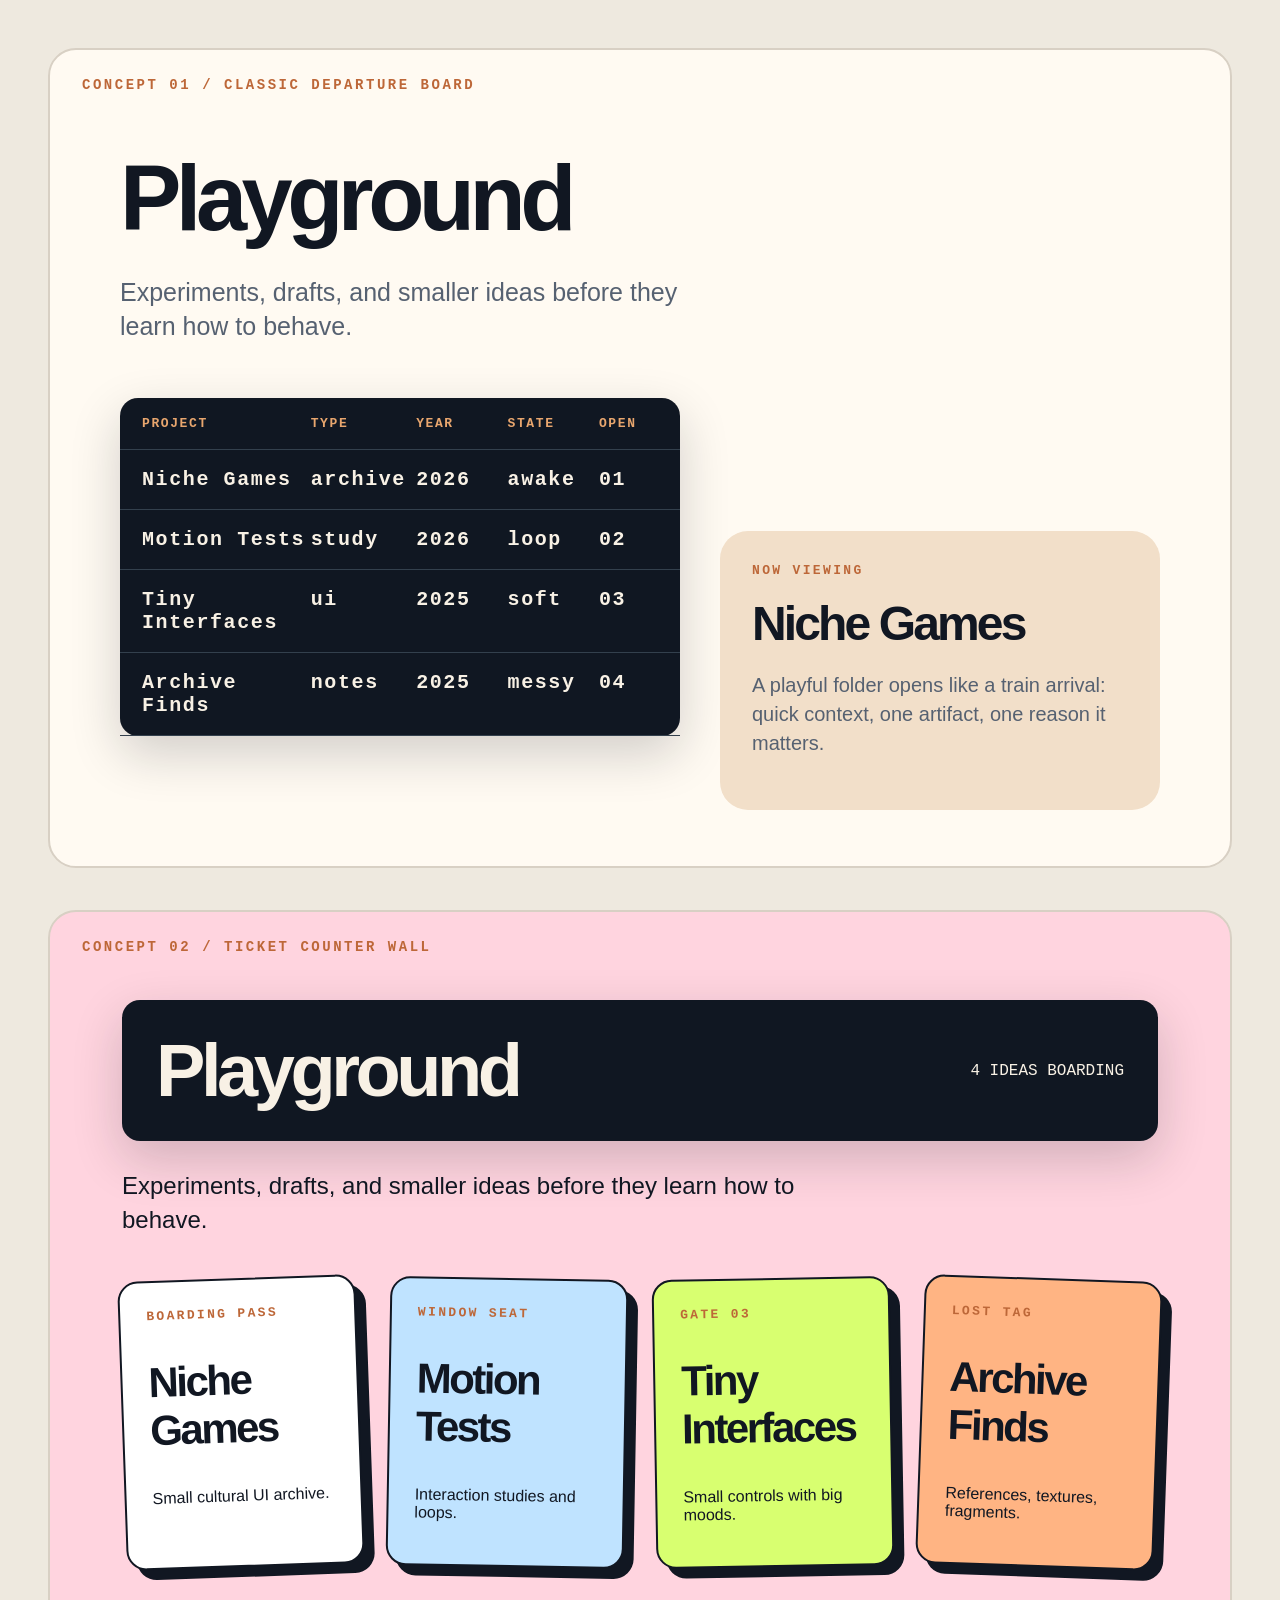
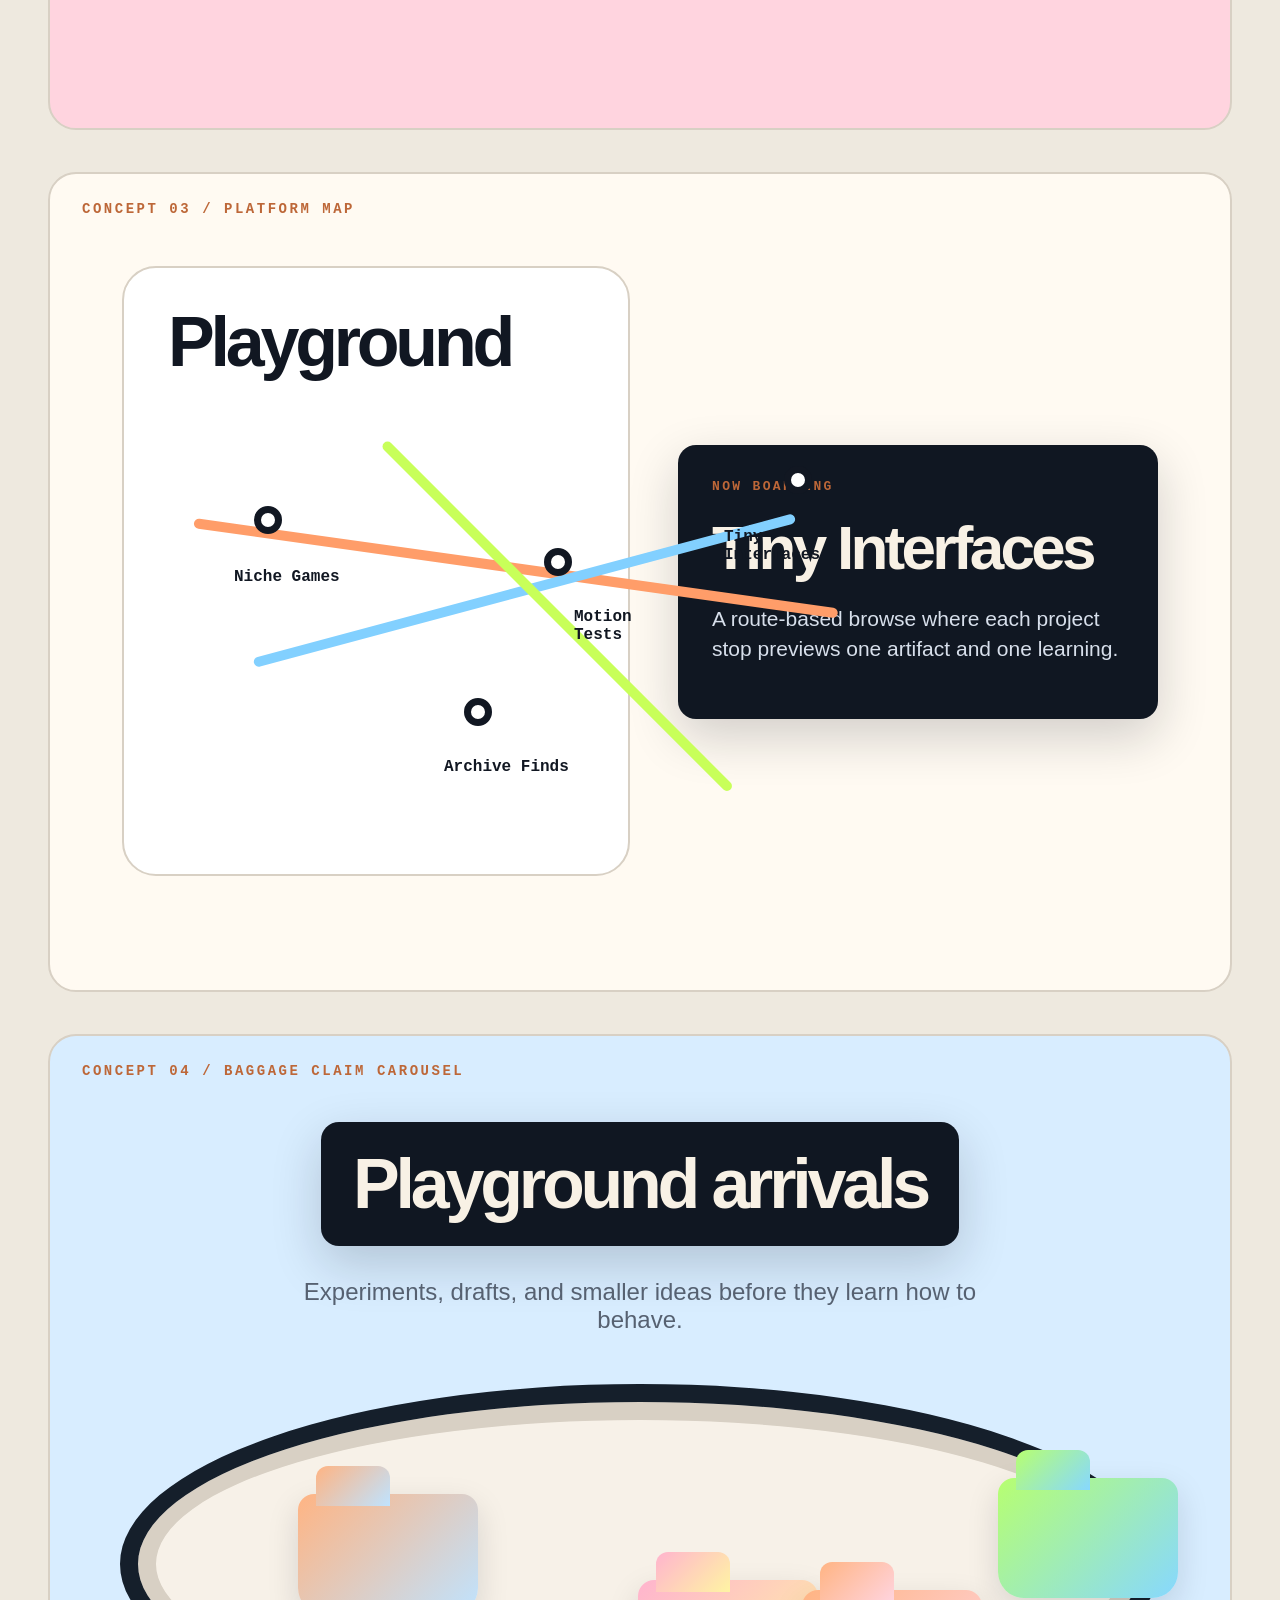
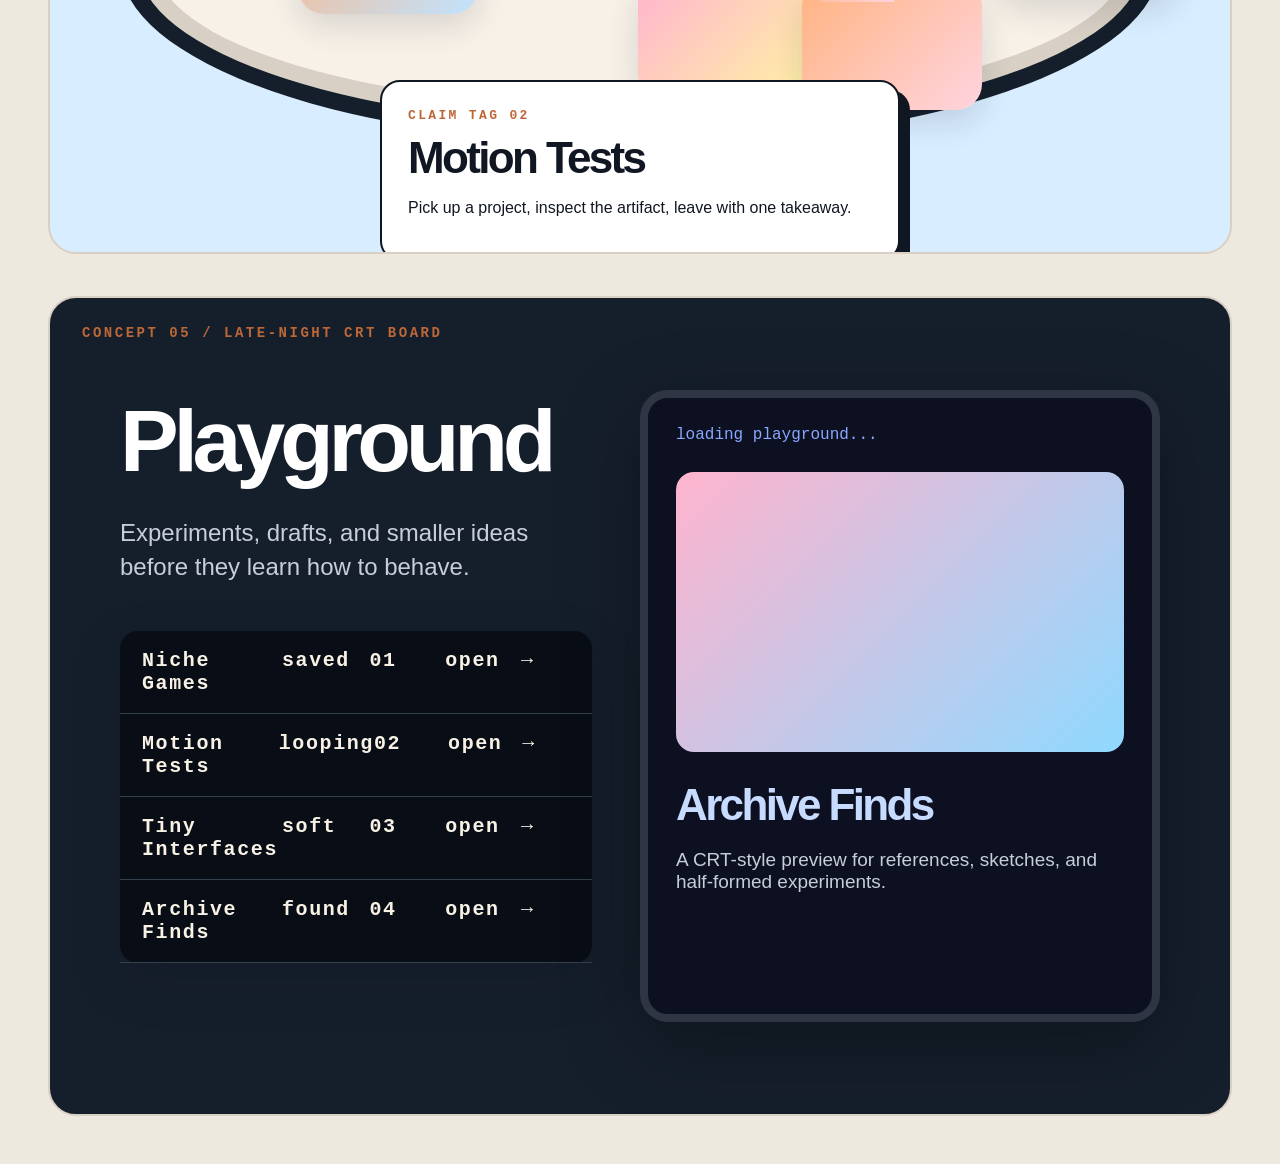
<file: playground-visual-mockups.html>
<!doctype html>
<html lang="en">
<head>
  <meta charset="utf-8">
  <meta name="viewport" content="width=device-width, initial-scale=1">
  <title>Playground Visual Mockups</title>
  <style>
    *{box-sizing:border-box} body{margin:0;background:#eee9df;color:#111722;font-family:Inter,Arial,sans-serif} .board{padding:48px;display:grid;gap:42px}.concept{height:820px;border:2px solid #d8d0c4;border-radius:28px;overflow:hidden;background:#fbf7ef;position:relative}.label{position:absolute;top:28px;left:32px;z-index:4;font:800 14px/1.1 ui-monospace,monospace;letter-spacing:.18em;color:#bd6738}.kicker{font:800 13px ui-monospace,monospace;letter-spacing:.18em;color:#bd6738}.title{font-weight:900;letter-spacing:-.06em}.mono{font-family:ui-monospace,Menlo,monospace}.dark{background:#151f2b;color:#fff}.cream{background:#fffaf2}.row{display:flex;align-items:center}.flap{background:#101722;color:#f8f1e5;border-radius:18px;box-shadow:0 18px 50px #10172230}.flap-row{display:grid;grid-template-columns:1.2fr .75fr .65fr .65fr .42fr;border-bottom:1px solid #33404d;padding:18px 22px;font:800 20px ui-monospace,monospace;letter-spacing:.08em}.flap-row small{color:#e8a66e;font-size:13px}.pill{border-radius:999px;background:#111722;color:#fff;padding:12px 18px;font:800 13px ui-monospace,monospace;letter-spacing:.08em}.ticket{background:#fff;border:2px solid #111722;border-radius:20px;padding:26px;box-shadow:10px 10px 0 #111722}.folder{width:180px;height:120px;background:linear-gradient(135deg,#ffb483,#bfe3ff);border-radius:16px 16px 26px 26px;position:relative;box-shadow:0 12px 32px #11172222}.folder:before{content:"";position:absolute;left:18px;top:-28px;width:74px;height:40px;border-radius:12px 12px 0 0;background:inherit}.route{height:10px;border-radius:99px;background:#111722;position:absolute;transform-origin:left}.dot{width:28px;height:28px;border-radius:50%;background:#fff;border:7px solid #111722;position:absolute}.screen{background:#0c1020;color:#c7dbff;border-radius:28px;padding:28px;border:8px solid #2f3542;box-shadow:0 22px 80px #0005}
  </style>
</head>
<body>
  <main class="board">
    <section class="concept cream">
      <div class="label">CONCEPT 01 / CLASSIC DEPARTURE BOARD</div>
      <div style="padding:96px 70px 56px;display:grid;grid-template-columns:1fr 440px;gap:40px;height:100%">
        <div>
          <h1 class="title" style="font-size:92px;margin:0 0 22px">Playground</h1>
          <p style="font-size:25px;line-height:1.35;max-width:760px;color:#566171">Experiments, drafts, and smaller ideas before they learn how to behave.</p>
          <div class="flap" style="margin-top:54px">
            <div class="flap-row"><small>PROJECT</small><small>TYPE</small><small>YEAR</small><small>STATE</small><small>OPEN</small></div>
            <div class="flap-row"><b>Niche Games</b><span>archive</span><span>2026</span><span>awake</span><span>01</span></div>
            <div class="flap-row"><b>Motion Tests</b><span>study</span><span>2026</span><span>loop</span><span>02</span></div>
            <div class="flap-row"><b>Tiny Interfaces</b><span>ui</span><span>2025</span><span>soft</span><span>03</span></div>
            <div class="flap-row"><b>Archive Finds</b><span>notes</span><span>2025</span><span>messy</span><span>04</span></div>
          </div>
        </div>
        <aside style="align-self:end;background:#f2dfc9;border-radius:28px;padding:32px">
          <div class="kicker">NOW VIEWING</div><h2 class="title" style="font-size:48px;margin:18px 0">Niche Games</h2><p style="font-size:20px;line-height:1.45;color:#566171">A playful folder opens like a train arrival: quick context, one artifact, one reason it matters.</p>
        </aside>
      </div>
    </section>

    <section class="concept" style="background:#ffd4df">
      <div class="label">CONCEPT 02 / TICKET COUNTER WALL</div>
      <div style="padding:88px 72px">
        <div class="flap" style="padding:28px 34px;display:flex;justify-content:space-between;align-items:center"><h1 class="title" style="font-size:74px;margin:0">Playground</h1><span class="mono">4 IDEAS BOARDING</span></div>
        <p style="font-size:24px;max-width:760px;line-height:1.4;margin:28px 0 42px">Experiments, drafts, and smaller ideas before they learn how to behave.</p>
        <div style="display:grid;grid-template-columns:repeat(4,1fr);gap:28px">
          <article class="ticket" style="transform:rotate(-2deg)"><div class="kicker">BOARDING PASS</div><h2 class="title" style="font-size:42px">Niche Games</h2><p>Small cultural UI archive.</p></article>
          <article class="ticket" style="background:#bfe3ff;transform:rotate(1deg)"><div class="kicker">WINDOW SEAT</div><h2 class="title" style="font-size:42px">Motion Tests</h2><p>Interaction studies and loops.</p></article>
          <article class="ticket" style="background:#d8ff70;transform:rotate(-1deg)"><div class="kicker">GATE 03</div><h2 class="title" style="font-size:42px">Tiny Interfaces</h2><p>Small controls with big moods.</p></article>
          <article class="ticket" style="background:#ffb483;transform:rotate(2deg)"><div class="kicker">LOST TAG</div><h2 class="title" style="font-size:42px">Archive Finds</h2><p>References, textures, fragments.</p></article>
        </div>
      </div>
    </section>

    <section class="concept cream">
      <div class="label">CONCEPT 03 / PLATFORM MAP</div>
      <div style="padding:92px 72px;display:grid;grid-template-columns:1.1fr 480px;gap:48px;height:100%">
        <div style="position:relative;border:2px solid #d8d0c4;border-radius:34px;background:#fff;height:610px">
          <h1 class="title" style="position:absolute;left:44px;top:34px;font-size:70px;margin:0">Playground</h1>
          <div class="route" style="width:650px;left:70px;top:250px;transform:rotate(8deg);background:#ff9d69"></div><div class="route" style="width:560px;left:130px;top:390px;transform:rotate(-15deg);background:#82d0ff"></div><div class="route" style="width:490px;left:260px;top:170px;transform:rotate(45deg);background:#c8ff59"></div>
          <div class="dot" style="left:130px;top:238px"></div><div class="dot" style="left:420px;top:280px"></div><div class="dot" style="left:660px;top:198px"></div><div class="dot" style="left:340px;top:430px"></div>
          <div class="mono" style="position:absolute;left:110px;top:300px;font-weight:800">Niche Games</div><div class="mono" style="position:absolute;left:450px;top:340px;font-weight:800">Motion Tests</div><div class="mono" style="position:absolute;left:600px;top:260px;font-weight:800">Tiny Interfaces</div><div class="mono" style="position:absolute;left:320px;top:490px;font-weight:800">Archive Finds</div>
        </div>
        <div class="flap" style="padding:34px;align-self:center"><div class="kicker">NOW BOARDING</div><h2 class="title" style="font-size:62px;margin:18px 0">Tiny Interfaces</h2><p style="font-size:21px;line-height:1.45;color:#d7dfeb">A route-based browse where each project stop previews one artifact and one learning.</p></div>
      </div>
    </section>

    <section class="concept" style="background:#d8edff">
      <div class="label">CONCEPT 04 / BAGGAGE CLAIM CAROUSEL</div>
      <div style="padding:86px 70px;text-align:center">
        <div class="flap" style="display:inline-block;padding:22px 32px;margin-bottom:32px"><h1 class="title" style="font-size:70px;margin:0">Playground arrivals</h1></div>
        <p style="font-size:24px;margin:0 auto 50px;max-width:760px;color:#566171">Experiments, drafts, and smaller ideas before they learn how to behave.</p>
        <div style="height:360px;border:18px solid #151f2b;border-radius:50%;position:relative;background:#f7f1e8;box-shadow:inset 0 0 0 18px #d8d0c4">
          <div class="folder" style="position:absolute;left:160px;top:92px"></div><div class="folder" style="position:absolute;left:500px;top:178px;background:linear-gradient(135deg,#ffb4ce,#fff4a3)"></div><div class="folder" style="position:absolute;left:860px;top:76px;background:linear-gradient(135deg,#b7ff70,#87d8ff)"></div><div class="folder" style="position:absolute;right:160px;top:188px;background:linear-gradient(135deg,#ffb483,#ffd4df)"></div>
        </div>
        <div class="ticket" style="display:inline-block;margin-top:-64px;position:relative;text-align:left;width:520px"><div class="kicker">CLAIM TAG 02</div><h2 class="title" style="font-size:44px;margin:10px 0">Motion Tests</h2><p>Pick up a project, inspect the artifact, leave with one takeaway.</p></div>
      </div>
    </section>

    <section class="concept dark">
      <div class="label">CONCEPT 05 / LATE-NIGHT CRT BOARD</div>
      <div style="padding:92px 70px;display:grid;grid-template-columns:1fr 520px;gap:48px;height:100%">
        <div><h1 class="title" style="font-size:88px;margin:0 0 18px">Playground</h1><p style="font-size:24px;line-height:1.4;color:#c7ced8;max-width:700px">Experiments, drafts, and smaller ideas before they learn how to behave.</p><div class="flap" style="margin-top:48px;background:#090d15"><div class="flap-row"><b>Niche Games</b><span>saved</span><span>01</span><span>open</span><span>→</span></div><div class="flap-row"><b>Motion Tests</b><span>looping</span><span>02</span><span>open</span><span>→</span></div><div class="flap-row"><b>Tiny Interfaces</b><span>soft</span><span>03</span><span>open</span><span>→</span></div><div class="flap-row"><b>Archive Finds</b><span>found</span><span>04</span><span>open</span><span>→</span></div></div></div>
        <aside class="screen"><div class="mono" style="color:#89a8ff">loading playground...</div><div style="height:280px;border-radius:18px;background:linear-gradient(135deg,#ffb4ce,#8fd9ff);margin:28px 0"></div><h2 class="title" style="font-size:44px;margin:0">Archive Finds</h2><p style="font-size:19px;color:#c7ced8">A CRT-style preview for references, sketches, and half-formed experiments.</p></aside>
      </div>
    </section>
  </main>
</body>
</html>
</file>
<file: about-concepts.css>
:root{--ink:#172033;--paper:#f2eee5;--line:#d5cfc2;--mono:"DM Mono",monospace;--sans:Manrope,sans-serif;--serif:"Instrument Serif",serif}*{box-sizing:border-box}html{scroll-behavior:smooth}body{margin:0;background:#e9e4da;color:var(--ink);font-family:var(--sans)}button,a{color:inherit}.lab-nav{position:sticky;top:0;z-index:50;height:54px;padding:0 4vw;display:grid;grid-template-columns:1fr auto 1fr;align-items:center;border-bottom:1px solid #b8b2a7;background:#f7f3ebed;backdrop-filter:blur(15px);font:500 10px var(--mono);letter-spacing:.1em}.lab-nav>a{text-decoration:none}.lab-nav>span{justify-self:center}.lab-nav nav{justify-self:end;display:flex;gap:6px}.lab-nav nav a{width:28px;height:28px;display:grid;place-items:center;border:1px solid #c8c1b5;border-radius:50%;text-decoration:none}.intro{padding:110px 8vw 95px;background:radial-gradient(circle at 78% 22%,#f4cfb5,transparent 25%),linear-gradient(150deg,#f4f0e8,#ded8e8)}.kicker,.concept-copy>span{font:500 10px var(--mono);letter-spacing:.15em}.intro h1{max-width:980px;margin:20px 0;font-size:clamp(56px,7vw,100px);line-height:.92;letter-spacing:-.075em}.intro h1 em,.decision em{font-family:var(--serif);font-weight:400}.intro>p:last-child{max-width:650px;color:#5e6874;font-size:17px;line-height:1.7}.concept{padding:90px 5vw 120px;border-top:1px solid #c6c0b5}.concept-copy{width:min(1320px,94vw);margin:0 auto 24px;display:grid;grid-template-columns:170px 1fr 1.2fr 1fr;gap:26px;align-items:start}.concept-copy>span{color:#7b7267}.concept-copy>strong{font-size:26px;letter-spacing:-.04em}.concept-copy>p{margin:0;color:#606a74;line-height:1.65}.concept-copy>div{font-size:12px;line-height:1.55}.concept-copy>div+div{display:none}.concept-copy b{display:block;margin-bottom:5px;font:500 9px var(--mono);color:#9b6149}.screen{position:relative;width:min(1320px,94vw);aspect-ratio:16/10;margin:auto;overflow:hidden;border:1px solid #9d978d;border-radius:24px;box-shadow:0 35px 80px #382f2325}.screen h2{margin:16px 0;font-size:clamp(45px,5vw,74px);line-height:.92;letter-spacing:-.065em}.screen small{font:500 9px var(--mono);letter-spacing:.14em}.screen p{font-size:14px;line-height:1.65}.greenhouse-screen{background:linear-gradient(180deg,#cfdfcd,#edf0df 55%,#c6ad86);color:#243728}.gh-top,.ap-top,.wx-top{height:52px;padding:0 28px;display:flex;align-items:center;justify-content:space-between;border-bottom:1px solid #526d5740;font:500 9px var(--mono);letter-spacing:.1em}.glass-lines{position:absolute;inset:52px 0 0;background:linear-gradient(90deg,transparent 32.7%,#526d5722 33%,transparent 33.3%,transparent 66.2%,#526d5722 66.5%,transparent 66.8%),linear-gradient(#fff7,#fff0);pointer-events:none}.gh-copy{position:absolute;left:7%;top:18%;width:38%}.gh-copy p{max-width:430px}.plant{position:absolute;bottom:8%;width:150px;height:330px;cursor:help;outline:0}.plant:after,.radar .dot:after{content:attr(data-note);position:absolute;left:50%;bottom:calc(100% + 12px);width:max-content;max-width:230px;padding:9px 11px;border-radius:9px;background:#20372d;color:#eef4e6;font:500 9px/1.45 var(--mono);opacity:0;transform:translate(-50%,7px);pointer-events:none;transition:.25s}.plant:hover:after,.plant:focus:after,.radar .dot:hover:after,.radar .dot:focus:after{opacity:1;transform:translate(-50%,0)}.plant b{position:absolute;bottom:0;left:0;right:0;text-align:center;font:500 9px var(--mono)}.plant:before{content:"";position:absolute;left:50%;bottom:30px;width:5px;height:230px;background:#4f7457;border-radius:5px;transform:translateX(-50%)}.plant i{position:absolute;width:78px;height:42px;background:#6c986b;border-radius:100% 0 100% 0;transform-origin:100% 100%}.plant i:nth-child(even){border-radius:0 100% 0 100%;transform-origin:0 100%}.plant i:nth-child(1){left:-2px;bottom:95px;rotate:18deg}.plant i:nth-child(2){right:-1px;bottom:145px;rotate:-12deg}.plant i:nth-child(3){left:7px;bottom:198px;scale:.8}.plant i:nth-child(4){right:10px;bottom:235px;scale:.7}.plant-one{left:48%;height:285px}.plant-two{left:63%;height:365px}.plant-two i{background:#497d5c}.plant-three{left:77%;height:240px}.plant-three i{background:#8aa45e}.plant-four{left:88%;height:310px;width:110px}.plant-four i{background:#6f8d55}.gh-note{position:absolute;right:30px;top:72px;font:500 8px var(--mono);color:#5b705e}.departures-screen{background:#172330;color:#f2f0e8}.ap-top{border-color:#ffffff21}.ap-title{position:absolute;left:6%;top:15%;width:35%}.ap-title small{color:#f1b968}.ap-title p{color:#aab5bf}.board{position:absolute;right:5%;top:15%;width:53%;border:1px solid #ffffff2c;background:#0d171f;box-shadow:0 24px 50px #07101888}.board>div{min-height:58px;padding:0 17px;display:grid;grid-template-columns:70px 1.7fr 65px 110px;gap:12px;align-items:center;border-bottom:1px solid #ffffff17;font:500 10px var(--mono)}.board .board-head{min-height:40px;color:#81909c;font-size:8px}.board b{font-size:13px;letter-spacing:.05em}.board em{color:#82d3a2;font-style:normal}.board .delayed em{color:#f2bd63}.board .cancelled{opacity:.52}.board .cancelled b{text-decoration:line-through}.colony-screen{background:#ead9b8;color:#3d3121;background-image:radial-gradient(#6a55331a 1px,transparent 1px);background-size:14px 14px}.colony-copy{position:absolute;left:6%;top:10%;width:33%;z-index:4}.colony-copy p{max-width:370px}.colony-map{position:absolute;inset:0;width:100%;height:100%}.colony-map path{fill:none;stroke:#72583d;stroke-width:4;stroke-linecap:round;stroke-dasharray:2 12;opacity:.65}.colony-node{position:absolute;width:125px;height:125px;border:1px solid #72583d;border-radius:50%;background:#e4c894;color:#3c2e1f;box-shadow:0 12px 25px #47341f33;cursor:pointer}.colony-node b,.colony-node span{display:block}.colony-node b{font:500 10px var(--mono)}.colony-node span{margin-top:7px;padding:0 12px;font-size:9px;line-height:1.4}.n-books{left:42%;top:32%}.n-people{left:69%;top:10%}.n-work{left:73%;top:54%}.n-walks{left:45%;top:70%}.ant{position:absolute;width:7px;height:7px;border-radius:50%;background:#3d3121;box-shadow:8px 0 #3d3121,-5px 0 #3d3121;animation:ant-walk 8s linear infinite}.a1{left:38%;top:57%}.a2{left:60%;top:44%;animation-delay:-2s}.a3{left:82%;top:33%;animation-delay:-4s}.a4{left:58%;top:75%;animation-delay:-5.5s}.a5{left:88%;top:69%;animation-delay:-7s}@keyframes ant-walk{50%{translate:45px -22px;rotate:35deg}}.colony-key{position:absolute;right:25px;bottom:20px;font:500 8px var(--mono)}.radar-screen{background:radial-gradient(circle at 68% 50%,#153f32,#0b211c 55%,#071713);color:#dcebdd}.radar-copy{position:absolute;left:6%;top:18%;width:35%}.radar-copy small{color:#70d999}.radar-copy p{color:#95b1a4}.radar{position:absolute;right:5%;top:8%;width:52%;aspect-ratio:1;border:1px solid #73d79b55;border-radius:50%;overflow:visible}.radar .ring{position:absolute;inset:16%;border:1px solid #73d79b3d;border-radius:50%}.radar .r2{inset:32%}.radar .r3{inset:45%}.radar .sweep{position:absolute;left:50%;top:50%;width:47%;height:1px;background:linear-gradient(90deg,#78df9f,transparent);transform-origin:left;animation:sweep 8s linear infinite}@keyframes sweep{to{rotate:360deg}}.radar>b{position:absolute;left:50%;top:50%;translate:-50% -50%;font:500 8px var(--mono);letter-spacing:.12em}.radar .dot{position:absolute;width:10px;height:10px;padding:0;border:0;border-radius:50%;background:#77e19e;box-shadow:0 0 14px #77e19e;cursor:help}.d1{left:18%;top:42%}.d2{left:71%;top:25%}.d3{left:80%;top:63%}.d4{left:34%;top:74%}.d5{left:59%;top:81%}.d6{left:46%;top:15%}.radar-legend{position:absolute;left:6%;bottom:8%;display:flex;gap:20px;font:500 8px var(--mono);color:#81a291}.weather-screen{background:linear-gradient(150deg,#b9d7e8,#e6dfef 55%,#f3d2ae);color:#243343}.wx-top{border-color:#3b506027}.wx-hero{position:absolute;left:6%;top:14%;width:52%}.wx-hero small{color:#765a8d}.wx-hero h2{font-size:clamp(53px,5.8vw,86px)}.wx-hero p{max-width:500px}.sun{position:absolute;right:-220px;top:-30px;width:175px;height:175px;border-radius:50%;display:grid;place-items:center;background:#f1c86b;box-shadow:0 0 0 30px #f1c86b30,0 0 70px #f1c86b88;font-size:42px;font-weight:600}.conditions{position:absolute;left:6%;right:6%;top:56%;display:grid;grid-template-columns:repeat(4,1fr);gap:11px}.conditions article,.forecast article{padding:18px;border:1px solid #ffffff9e;border-radius:15px;background:#ffffff58;backdrop-filter:blur(10px)}.conditions small,.forecast small{font:500 8px var(--mono)}.conditions b{display:block;margin:18px 0 12px;font-size:18px}.conditions i{display:block;width:100%;height:5px;border-radius:5px;background:#ffffffaa;overflow:hidden}.conditions i:after{content:"";display:block;width:var(--level);height:100%;background:#6f779f}.forecast{position:absolute;left:6%;right:6%;bottom:8%;display:grid;grid-template-columns:repeat(3,1fr);gap:11px}.forecast b,.forecast span{display:block}.forecast b{margin-top:20px}.forecast span{margin-top:5px;color:#637080;font-size:10px}.wx-ticker{position:absolute;left:0;right:0;bottom:0;padding:7px 20px;background:#263645;color:#e7eef1;font:500 8px var(--mono);white-space:nowrap}.decision{padding:130px 8vw 160px;background:#172033;color:#f4f0e8}.decision h2{max-width:1050px;margin:20px 0;font-size:clamp(45px,5.2vw,76px);line-height:1;letter-spacing:-.055em}.decision>p:last-child{max-width:700px;color:#b8c1ca;line-height:1.7}@media(max-width:900px){.lab-nav{grid-template-columns:1fr auto}.lab-nav>span{display:none}.intro{padding:80px 24px}.concept{padding:65px 18px}.concept-copy{grid-template-columns:1fr 1fr}.concept-copy>p{grid-column:1/-1}.screen{width:100%;overflow:auto}.gh-copy,.ap-title,.colony-copy,.radar-copy{left:5%;width:42%}.concept-copy>div{display:none}}@media(prefers-reduced-motion:reduce){*{animation-duration:.01ms!important;animation-iteration-count:1!important;scroll-behavior:auto!important}}
</file>
<file: site-shell.css>
:root {
  --case-nav-bg: rgba(251, 247, 240, 0.94);
  --case-nav-ink: #172033;
  --case-accent: #c9794f;
  --mono: "DM Mono", monospace;
  --serif: "Playfair Display", Georgia, serif;
}

body.ascent-case {
  --case-nav-bg: rgba(251, 247, 240, 0.94);
  --case-accent: #d77d50;
}

body.clara-case {
  --case-nav-bg: rgba(255, 238, 216, 0.94);
  --case-accent: #ce754a;
}

body.parks-case {
  --case-nav-bg: rgba(246, 249, 236, 0.94);
  --case-accent: #78935e;
}

body.playground-case {
  --case-nav-bg: rgba(20, 33, 49, 0.94);
  --case-nav-ink: #fff8e8;
  --case-accent: #efb05f;
}

body.about-case {
  --case-nav-bg: rgba(226, 218, 234, 0.92);
  --case-accent: #ad6748;
}

:is(.ascent-case, .clara-case, .parks-case, .playground-case) {
  font-family: "Manrope", sans-serif;
  font-synthesis: none;
  text-rendering: optimizeLegibility;
}

:is(.ascent-case, .clara-case, .parks-case, .playground-case) :is(h1, h2, h3, h4) {
  font-family: "Manrope", sans-serif;
  font-weight: 700;
}

:is(.ascent-case, .clara-case, .parks-case, .playground-case) :is(.eyebrow, figcaption, dt, small) {
  font-family: "DM Mono", monospace;
}

:is(.ascent-case, .clara-case, .parks-case, .playground-case) small {
  font-size: max(10px, .72em);
}

:is(.ascent-case, .clara-case, .parks-case) figcaption {
  font-size: 11px !important;
  line-height: 1.55 !important;
}

:is(.ascent-case, .clara-case, .parks-case) .project-meta dt {
  font-size: 10px !important;
}

:is(.ascent-case, .clara-case, .parks-case) .project-meta dd {
  font-size: 12px !important;
  line-height: 1.5 !important;
}

:is(.ascent-case, .clara-case) :is(.product-frame-bar, .product-frame-bar b, .hero-annotations span, .metrics span) {
  font-size: 10px !important;
}

.parks-case :is(.stage-toolbar span, .stage-toolbar b, .time-switch button, .stage-caption, .problem-bar small, .section-marker small, .signal span, .future-artifact header, .future-artifact footer) {
  font-size: 10px !important;
}

.playground-case :is(.artifact span, .artifact em, .machine-status, .memory-counter) {
  font-size: 10px !important;
}

.case-nav {
  position: sticky !important;
  inset: 0 0 auto !important;
  z-index: 1000 !important;
  display: grid !important;
  grid-template-columns: 1fr auto 1fr !important;
  align-items: center !important;
  width: 100% !important;
  height: 52px !important;
  min-height: 52px !important;
  padding: 0 clamp(20px, 3.2vw, 56px) !important;
  border: 0 !important;
  border-bottom: 1px solid color-mix(in srgb, var(--case-nav-ink) 12%, transparent) !important;
  background: var(--case-nav-bg) !important;
  box-shadow: 0 8px 24px color-mix(in srgb, var(--case-nav-ink) 4%, transparent) !important;
  color: var(--case-nav-ink) !important;
  font: 600 11px/1 "DM Mono", monospace !important;
  letter-spacing: 0.11em !important;
  text-transform: uppercase !important;
  backdrop-filter: blur(14px) saturate(1.05);
  -webkit-backdrop-filter: blur(14px) saturate(1.05);
}

.case-nav::after {
  content: "";
  position: absolute;
  right: 0;
  bottom: -1px;
  left: 0;
  height: 2px;
  background: linear-gradient(90deg, transparent 5%, var(--case-accent) 48%, transparent 95%);
  opacity: 0.42;
  pointer-events: none;
}

.case-nav > :first-child { justify-self: start; }
.case-nav > span { grid-column: 2; justify-self: center; }
.case-nav > :last-child:not(:first-child) { justify-self: end; }

.case-nav a,
.case-nav button,
.case-nav span {
  color: inherit !important;
  font: inherit !important;
  letter-spacing: inherit !important;
  text-decoration: none !important;
}

.case-nav a,
.case-nav button {
  min-height: 34px;
  display: inline-flex;
  align-items: center;
  border-radius: 999px;
  outline-offset: 3px;
}

.case-nav a:hover,
.case-nav button:hover { color: var(--case-accent) !important; }

.site-friend {
  position: fixed;
  right: 18px;
  bottom: 18px;
  z-index: 1100;
  display: flex;
  align-items: flex-end;
  gap: 10px;
  font-family: "DM Mono", monospace;
  width: auto !important;
  height: auto !important;
  margin: 0 !important;
  padding: 0 !important;
  border: 0 !important;
  background: transparent !important;
  box-shadow: none !important;
  opacity: 0;
  transform: translateY(18px);
  pointer-events: none;
  transition: opacity .35s ease, transform .55s cubic-bezier(.2,.8,.2,1);
}

.site-friend.is-present {
  opacity: 1;
  transform: none;
  pointer-events: auto;
}

.site-friend__card {
  position: relative;
  width: min(260px, calc(100vw - 96px));
  padding: 13px 36px 13px 15px;
  border: 1px solid color-mix(in srgb, var(--case-accent) 32%, white);
  border-radius: 15px 15px 5px 15px;
  background: color-mix(in srgb, var(--case-nav-bg) 94%, white);
  box-shadow: 0 14px 35px rgba(25, 24, 35, 0.16);
  color: var(--case-nav-ink);
  opacity: 0;
  transform: translateY(7px) scale(0.98);
  pointer-events: none;
  transition: opacity 180ms ease, transform 180ms ease;
}

.site-friend.is-open .site-friend__card {
  opacity: 1;
  transform: none;
  pointer-events: auto;
}

.site-friend__eyebrow {
  display: block;
  margin-bottom: 5px;
  color: var(--case-accent);
  font-size: 8px;
  font-weight: 700;
  letter-spacing: 0.14em;
  text-transform: uppercase;
}

.site-friend__message {
  margin: 0;
  font: 500 11px/1.55 "DM Mono", monospace;
}

.site-friend__close {
  position: absolute;
  top: 6px;
  right: 8px;
  width: 28px;
  height: 28px;
  border: 0;
  background: transparent;
  color: inherit;
  cursor: pointer;
  font: 500 15px/1 "DM Mono", monospace;
}

.site-friend__button {
  position: relative;
  width: 52px;
  height: 45px;
  flex: 0 0 auto;
  border: 1px solid color-mix(in srgb, var(--case-accent) 58%, white);
  border-radius: 14px 14px 18px 18px;
  background: var(--case-accent);
  box-shadow: 0 9px 22px rgba(25, 24, 35, 0.2);
  color: #fff9ee;
  cursor: pointer;
  transform-origin: 50% 100%;
  animation: friend-breathe 4.8s ease-in-out infinite;
}

/* The same internet friend who lives on the desktop. */
.site-friend__button {
  all: unset;
  box-sizing: border-box;
  position: relative;
  display: block;
  width: 58px;
  height: 75px;
  flex: 0 0 auto;
  border: 0;
  border-radius: 0;
  background: transparent;
  box-shadow: none;
  color: #fff;
  cursor: pointer;
  appearance: none;
  animation: none;
  transform-origin: 50% 80%;
}

.site-friend__button::before,
.site-friend__button::after { content: none !important; display: none !important; }

.site-friend__button i {
  position: absolute;
  left: 7px;
  right: 5px;
  bottom: 2px;
  height: 54px;
  background: #f46c4f;
  border-radius: 48% 48% 40% 40%;
  clip-path: polygon(45% 0,60% 18%,78% 4%,80% 28%,100% 19%,87% 55%,92% 100%,55% 91%,23% 100%,12% 62%,0 25%,26% 35%);
}

.site-friend__button b {
  position: absolute;
  z-index: 2;
  left: 0;
  right: 0;
  bottom: 25px;
  font-size: 0;
}

.site-friend__button b::after {
  content: "●　●";
  color: #fff;
  font: 14px Manrope, sans-serif;
  text-shadow: 0 1px #a83827;
}

.site-friend__button > span {
  position: absolute;
  left: 17px;
  bottom: 0;
  width: 11px;
  height: 7px;
  border-radius: 50%;
  background: #df583d;
  box-shadow: 23px 0 #df583d;
}

.site-friend__button:hover { transform: translateY(-3px) rotate(3deg); }
.site-friend__button:hover b::after { content: "◉　◉"; }
.site-friend.notices-you .site-friend__button { animation: friend-notice 1.2s ease-in-out; }

.site-friend.has-light .site-friend__button {
  box-shadow: 0 0 0 3px color-mix(in srgb, var(--visitor-light, #f2c96f) 28%, transparent), 0 9px 24px rgba(25, 24, 35, 0.24);
}

.site-friend__button:focus-visible,
.site-friend__close:focus-visible {
  outline: 3px solid color-mix(in srgb, var(--case-accent) 55%, white);
  outline-offset: 3px;
}

@keyframes friend-notice {
  25% { transform: translateY(-4px) rotate(-4deg); }
  55% { transform: translateY(-5px) rotate(4deg); }
  80% { transform: translateY(-2px) rotate(-2deg); }
}

@media (max-width: 640px) {
  .case-nav {
    height: 48px !important;
    min-height: 48px !important;
    padding: 0 16px !important;
  }

  .case-nav > span { display: none !important; }
  .site-friend { right: 12px; bottom: 12px; }
  .site-friend__button { width: 52px; height: 68px; }
}

@media (max-width: 760px) {
  :is(.ascent-case, .clara-case, .parks-case, .playground-case) :is(p, li, dd) {
    line-height: 1.65;
  }
}

@media (prefers-reduced-motion: reduce) {
  .site-friend__button { animation: none; }
  .site-friend__card { transition: none; }
}

.page-paused *,
.page-paused *::before,
.page-paused *::after {
  animation-play-state: paused !important;
}
/* Keyboard-only skip link shared by case-study and desktop pages. */
.skip-link {
  position: fixed;
  left: 18px;
  top: 14px;
  z-index: 10000;
  transform: translateY(-170%);
  padding: 10px 14px;
  border-radius: 999px;
  background: #f8f4e8;
  color: #182332;
  box-shadow: 0 10px 26px rgba(18, 28, 40, .18);
  font: 700 12px Manrope, sans-serif;
  text-decoration: none;
  transition: transform .18s ease;
}
.skip-link:focus {
  transform: translateY(0);
  outline: 3px solid #f3c867;
  outline-offset: 3px;
}

.case-fast-path {
  display: flex;
  flex-wrap: wrap;
  gap: 10px;
  margin-top: 24px;
}

.case-fast-path a {
  min-height: 38px;
  display: inline-flex;
  align-items: center;
  justify-content: center;
  border-radius: 999px;
  text-decoration: none;
  font: 700 11px/1 "DM Mono", monospace;
  letter-spacing: .06em;
}

.case-fast-path a {
  padding: 11px 14px;
  border: 1px solid color-mix(in srgb, var(--case-accent) 45%, white);
  background: rgba(255, 250, 242, .62);
  color: var(--case-nav-ink);
}

.case-fast-path a:first-child {
  background: var(--case-nav-ink);
  color: #fffaf2;
  border-color: transparent;
}

.evidence-scope {
  margin: 16px 24px 24px !important;
  padding: 13px 15px;
  border-left: 3px solid var(--case-accent);
  border-radius: 8px;
  background: rgba(255, 255, 255, .74);
  color: color-mix(in srgb, var(--case-nav-ink) 68%, #6f7784) !important;
  font: 600 12px/1.65 "DM Mono", monospace !important;
}

.case-fast-path a:hover {
  transform: translateY(-1px);
  box-shadow: 0 10px 24px rgba(24, 32, 42, .10);
}

.case-fast-path a:focus-visible {
  outline: 3px solid var(--case-accent);
  outline-offset: 3px;
}

.about-footer {
  position: relative;
  min-height: 210px;
  display: grid;
  grid-template-columns: 1fr auto;
  gap: 45px 70px;
  align-items: center;
  padding: 42px max(32px, calc((100vw - 1060px) / 2));
  overflow: hidden;
  background: radial-gradient(circle at 20% 20%, #506076, #31354e 48%, #493e5d);
  color: #f5f1e8;
}

.about-footer:before {
  content: "";
  position: absolute;
  inset: 0;
  pointer-events: none;
  opacity: .24;
  background-image: radial-gradient(circle, #b9d7de 1px, transparent 1.5px);
  background-size: 87px 73px;
}

.footer-signal {
  position: relative;
  z-index: 1;
}

.footer-signal p {
  margin: 0 0 9px;
  max-width: 560px;
  font-size: 22px;
  font-weight: 600;
  line-height: 1.18;
  letter-spacing: -.03em;
}

.footer-signal em {
  font-family: var(--serif);
  font-weight: 500;
}

.footer-signal span {
  color: #b2becc;
  font: 400 10px var(--mono);
}

.about-footer nav {
  position: relative;
  z-index: 1;
  display: flex;
  gap: 24px;
}

.about-footer a {
  color: inherit;
  text-decoration: none;
  font: 500 11px var(--mono);
}

.about-footer a:hover {
  text-decoration: underline;
  text-underline-offset: 5px;
}

.about-footer a:focus-visible {
  outline: 2px solid #f5f1e8;
  outline-offset: 5px;
}

@media (max-width: 560px) {
  .case-fast-path {
    flex-direction: column;
    align-items: stretch;
  }
}

@media (max-width: 760px) {
  .about-footer {
    grid-template-columns: 1fr auto;
    gap: 30px;
    align-items: start;
  }

  .about-footer nav {
    grid-column: 1/3;
    justify-content: flex-start;
    gap: 18px;
  }
}

@media (max-width: 540px) {
  .about-footer {
    grid-template-columns: 1fr;
  }

  .about-footer nav {
    grid-column: 1;
    flex-wrap: wrap;
  }
}
</file>
<file: about-release.css>
:root {
  --ink: #192432;
  --muted: #687483;
  --paper: #fffefa;
  --line: #dfdbe5;
  --mono: "DM Mono", monospace;
  --sans: "Manrope", sans-serif;
  --serif: "Playfair Display", serif;
}

* { box-sizing: border-box; }
html { scroll-behavior: smooth; }
body.about-simple-page { margin: 0; background-color: var(--paper); background-image: linear-gradient(rgba(37,47,61,.012) 1px,transparent 1px),linear-gradient(90deg,rgba(37,47,61,.012) 1px,transparent 1px); background-size: 30px 30px; color: var(--ink); font-family: var(--sans); }
.case-nav { position: relative; z-index: 100; }
.about-simple-page main { width: min(1060px, calc(100% - 64px)); margin: 0 auto; padding: 86px 0 110px; }
.eyebrow { margin: 0; color: #7c8190; font: 500 11px var(--mono); letter-spacing: .11em; text-transform: uppercase; }

.about-intro { display: grid; grid-template-columns: 1fr 330px; gap: 100px; align-items: center; min-height: 480px; }
.about-hero { position: relative; margin-bottom: 80px; }
.about-copy h1 { margin: 14px 0 28px; font: 600 clamp(48px, 4.8vw, 60px)/1.05 var(--sans); letter-spacing: -.05em; }
.about-copy h1 em { padding: 0 4px 2px; color: inherit; background: linear-gradient(transparent 68%, #e8dca7 68%); font: inherit; font-style: normal; }
.opening-line { max-width: 640px; margin: 0 0 18px; font-size: 19px; line-height: 1.6; }
.opening-line.secondary { max-width: 620px; color: #596574; font-size: 15px; line-height: 1.7; }
.career-lines { display: grid; gap: 7px; max-width: 690px; margin-top: 22px; }
.career-lines p { display: grid; grid-template-columns: 52px 1fr; gap: 10px; margin: 0; color: #53606e; font-size: 13px; line-height: 1.55; }
.career-lines span { color: #92788a; font: 500 10px/2 var(--mono); text-transform: uppercase; letter-spacing: .06em; }

.photo-deck { position: relative; width: 285px; height: 370px; margin: 0; padding: 0; border: 0; background: transparent; color: inherit; cursor: pointer; }
.photo-card { position: absolute; inset: 10px 3px 32px 7px; display: block; padding: 9px 9px 17px; background: #fff; box-shadow: 0 15px 34px rgba(36,39,58,.13); opacity: 0; transform: translate(10px,-6px) rotate(3deg) scale(.96); transition: opacity .5s ease, transform .65s cubic-bezier(.2,.8,.2,1); pointer-events: none; }
.photo-card:nth-child(2) { transform: translate(-8px,8px) rotate(-3deg) scale(.96); }
.photo-card:nth-child(3) { transform: translate(8px,7px) rotate(2deg) scale(.96); }
.photo-card.is-active { z-index: 3; opacity: 1; transform: translate(0) rotate(-1.4deg) scale(1); }
.photo-deck:hover .photo-card.is-active { transform: translateY(-7px) rotate(-.5deg) scale(1.01); box-shadow: 0 23px 42px rgba(36,39,58,.18); }
.photo-surface { height: 270px; display: grid; place-items: center; overflow: hidden; background: linear-gradient(145deg,#bed7df,#d9d3e8 56%,#e8c5cd); color: #33404d; font: 500 10px var(--mono); font-style: normal; letter-spacing: .11em; text-transform: uppercase; }
.photo-surface img { width: 100%; height: 100%; display: block; object-fit: cover; filter: saturate(.95) contrast(.98); }
.photo-surface.walk { background: linear-gradient(150deg,#d5dfc7,#b9d2ce 55%,#e6d39d); }
.photo-surface.studio { background: linear-gradient(150deg,#8791ad,#c1afd0 55%,#e0aab7); color: #fff; }
.photo-card b { display: block; margin-top: 13px; text-align: center; font: 500 11px var(--mono); letter-spacing: .05em; }
.photo-deck>small { position: absolute; left: 8px; bottom: 0; color: #858b95; font: 400 11px var(--mono); }
.photo-deck:focus-visible { outline: 2px solid #9caac1; outline-offset: 7px; }

.hero-scrapbook { position: relative; min-height: 430px; padding-top: 12px; }
.sticky-note { position: absolute; z-index: 6; width: 245px; padding: 17px 18px 19px; border: 1px solid #ded8e1; border-radius: 7px 24px 16px 18px; background: #fffdf8; box-shadow: 0 16px 34px rgba(39,43,58,.12); transition: transform .32s ease, box-shadow .32s ease; }
.sticky-note:after { content: ""; position: absolute; right: 0; bottom: 0; border: 12px solid transparent; border-right-color: #e8e2e8; border-bottom-color: #e8e2e8; }
.sticky-note span { color: #9b7e90; font: 600 10px var(--mono); letter-spacing: .12em; }
.sticky-note p { margin: 11px 0 0; color: #273241; font-size: 14px; line-height: 1.5; }
.sticky-note:hover { transform: translateY(-5px) rotate(0deg); box-shadow: 0 22px 40px rgba(39,43,58,.16); }
.question-note { --note-rotate: 2deg; right: -126px; top: -14px; transform: rotate(var(--note-rotate)); background: #fbf6ff; }
.question-note p::first-line { background: #f6e69e; }
.younger-note { --note-rotate: -3deg; left: -112px; bottom: -18px; transform: rotate(var(--note-rotate)); background: #fff1a8; }

@keyframes note-drift {
  0%,100% { transform: translateY(0) rotate(var(--note-rotate)); }
  50% { transform: translateY(-6px) rotate(calc(var(--note-rotate) + .7deg)); }
}

@media (prefers-reduced-motion: no-preference) {
  .question-note { animation: note-drift 7.8s ease-in-out infinite; }
  .younger-note { animation: note-drift 9.2s ease-in-out infinite reverse; }
  .sticky-note:hover { animation: none; }
}

.about-list-section { margin: 72px 0 78px; }
.about-list-section h2,.currently-board h2 { margin: 0 0 28px; font-size: 21px; letter-spacing: -.04em; }
.experience-section h2 { max-width: 520px; margin-top: 8px; font-size: clamp(25px,3vw,36px); line-height: 1.08; }
.experience-list { position: relative; border-top: 1px solid rgba(32,43,56,.12); }
.experience-list:before { content: ""; position: absolute; left: 163px; top: 0; bottom: 0; border-left: 1px dashed rgba(155,126,144,.28); }
.experience-list article { position: relative; display: grid; grid-template-columns: 164px 1fr; gap: 28px; padding: 22px 0; border-bottom: 1px solid rgba(32,43,56,.1); transition: transform .24s ease, background .24s ease; }
.experience-list article:before { content: ""; position: absolute; left: 158px; top: 30px; width: 10px; height: 10px; border: 2px solid var(--paper); border-radius: 50%; background: #d8c5e4; box-shadow: 0 0 0 1px rgba(155,126,144,.32); transition: scale .2s ease, background .2s ease; }
.experience-list article:hover,.experience-list article:focus { transform: translateX(6px); background: rgba(255,255,255,.45); outline: none; }
.experience-list article:hover:before,.experience-list article:focus:before { scale: 1.35; background: #f2d274; }
.experience-list time { color: #9b7e90; font: 600 11px/1.45 var(--mono); text-transform: uppercase; white-space: nowrap; }
.experience-list h3 { margin: 0 0 7px; font: 650 19px/1.25 var(--sans); letter-spacing: -.04em; }
.experience-list h3 small { color: #596574; font-weight: 500; }
.experience-list p { max-width: 690px; margin: 0; color: #4d5a68; font-size: 14px; line-height: 1.55; }
.experience-list em { display: block; max-width: 620px; margin-top: 8px; color: #8b7385; font: 500 12px/1.5 var(--mono); font-style: normal; opacity: 0; translate: 0 -4px; transition: opacity .22s ease, translate .22s ease; }
.experience-list article:hover em,.experience-list article:focus em { opacity: 1; translate: 0 0; }
.practice-section h2,.lens-section h2 { max-width: 520px; margin-top: 8px; font-size: clamp(25px,3vw,36px); line-height: 1.08; }
.practice-grid { display: grid; grid-template-columns: repeat(6,1fr); gap: 14px; }
.practice-card { min-height: 205px; display: flex; flex-direction: column; padding: 22px; border: 1px solid rgba(32,43,56,.1); border-radius: 22px; background: rgba(255,255,255,.68); box-shadow: 0 15px 34px rgba(38,42,57,.055); transition: transform .28s ease, box-shadow .28s ease, background .28s ease; }
.practice-card:nth-child(1),.practice-card:nth-child(2) { grid-column: span 3; }
.practice-card:nth-child(3),.practice-card:nth-child(4),.practice-card:nth-child(5) { grid-column: span 2; }
.practice-card:hover { transform: translateY(-6px) rotate(-.25deg); background: #fffefa; box-shadow: 0 22px 40px rgba(38,42,57,.09); }
.practice-card span { color: #9b7e90; font: 600 11px var(--mono); }
.practice-card h3 { margin: 38px 0 10px; font: 650 20px/1.15 var(--sans); letter-spacing: -.04em; }
.practice-card p { margin: 0; color: #4d5a68; font-size: 14px; line-height: 1.55; }
.practice-card small { margin-top: auto; padding-top: 22px; color: #778190; font: 500 11px var(--mono); }
.practice-card:nth-child(1) { background: #f7f0d2; }
.practice-card:nth-child(2) { background: #dfeee9; }
.practice-card:nth-child(3) { background: #f3edf6; }
.practice-card:nth-child(4) { background: #e5f1f4; }
.practice-card:nth-child(5) { background: #fff6d9; }
.lens-card { display: grid; grid-template-columns: 1fr 54px 1fr; align-items: stretch; gap: 16px; padding: 22px; border: 1px solid rgba(32,43,56,.11); border-radius: 26px; background: linear-gradient(110deg,rgba(242,247,237,.86),rgba(246,239,248,.86)); box-shadow: 0 18px 38px rgba(38,42,57,.06); }
.lens-card article { padding: 24px; border-radius: 18px; background: rgba(255,255,255,.64); }
.lens-card span { color: #9b7e90; font: 600 11px var(--mono); text-transform: uppercase; letter-spacing: .08em; }
.lens-card h3 { margin: 26px 0 8px; font: 650 20px/1.18 var(--sans); letter-spacing: -.035em; }
.lens-card p { margin: 0 0 22px; color: #596574; font-size: 14px; }
.lens-card small { color: #1d2937; font: 500 13px/1.4 var(--mono); }
.lens-card i { align-self: center; justify-self: center; width: 42px; height: 42px; display: grid; place-items: center; border-radius: 50%; background: #fff0b8; color: #1d2937; font-style: normal; box-shadow: 0 9px 18px rgba(38,42,57,.08); }
.about-rows { display: grid; gap: 0; border-top: 1px solid rgba(32,43,56,.12); }
.about-row { display: grid; grid-template-columns: 58px minmax(250px,1.1fr) minmax(300px,1fr) 90px; gap: 22px; align-items: center; min-height: 88px; padding: 18px 0; border-bottom: 1px solid rgba(32,43,56,.1); transition: transform .25s ease, background .25s ease; }
.about-row:hover { transform: translateX(6px); background: rgba(255,255,255,.46); }
.row-mark { width: 44px; height: 44px; display: grid; place-items: center; border-radius: 10px; background: #182434; color: #fff; font: 700 11px var(--mono); letter-spacing: -.03em; }
.about-row:nth-child(2) .row-mark { background: #a8d5c4; color: #243443; }
.about-row:nth-child(3) .row-mark { background: #d8c5e4; color: #243443; }
.about-row:nth-child(4) .row-mark { background: #f0b476; color: #243443; }
.about-row:nth-child(5) .row-mark { background: #f1d976; color: #243443; }
.about-row h3 { margin: 0; font: 600 18px/1.25 var(--sans); letter-spacing: -.035em; }
.about-row h3 small { display: inline; color: #596574; font-weight: 500; }
.about-row p { margin: 0; color: #4c5664; font-size: 13px; line-height: 1.5; }
.about-row time { justify-self: end; color: #8b919b; font-size: 13px; }
.about-rows.compact .about-row { grid-template-columns: 58px minmax(250px,1.1fr) minmax(300px,1fr) 90px; }

.currently-board { display: grid; grid-template-columns: 270px 1fr; gap: 44px; margin: 86px 0 20px; padding-top: 40px; border-top: 1px solid rgba(32,43,56,.12); }
.currently-board ul { display: grid; gap: 0; margin: 0; padding: 0; list-style: none; border-top: 1px solid rgba(32,43,56,.12); }
.currently-board li { display: grid; grid-template-columns: 150px 1fr; gap: 24px; margin: 0 -10px; padding: 19px 10px; border-bottom: 1px solid rgba(32,43,56,.1); border-radius: 12px; color: #243141; font-size: 15px; transition: background .28s ease, transform .28s ease, color .28s ease; }
.currently-board li span { color: #9b7e90; font: 600 10px var(--mono); letter-spacing: .08em; text-transform: uppercase; }
.currently-board li.is-current { background: rgba(242,210,116,.18); transform: translateX(4px); }
.currently-board li.is-current span { color: #765d72; }

.education-journey { width: 88%; margin: 38px auto 100px; padding: 30px 36px 26px; border: 1px solid #e0dce6; border-radius: 18px; background: linear-gradient(105deg,#f6efe7,#f2eff6 53%,#edf5f4); }
.education-journey>header { display: flex; justify-content: space-between; align-items: baseline; gap: 24px; }
.education-journey>header>span { color: #77717f; font: 400 11px var(--mono); }
.journey-timeline { position: relative; list-style: none; margin: 34px 0 30px; padding: 0; display: grid; grid-template-columns: repeat(4,1fr); }
.journey-timeline:before { content: ""; position: absolute; left: 7%; right: 7%; top: 37px; border-top: 1px dashed #9f98aa; }
.journey-timeline li { position: relative; z-index: 1; display: grid; justify-items: center; gap: 7px; text-align: center; transition: transform .25s; }
.journey-timeline li:hover,.journey-timeline li:focus { transform: translateY(-5px); outline: none; }
.journey-timeline time { color: #8b7283; font: 500 10px var(--mono); }
.journey-timeline i { width: 12px; height: 12px; margin: 2px 0; border: 3px solid #f4eff1; border-radius: 50%; background: #80627d; box-shadow: 0 0 0 1px #80627d; }
.journey-timeline li:hover i,.journey-timeline li:focus i { box-shadow: 0 0 0 5px rgba(128,98,125,.13); }
.journey-timeline strong { font-size: 14px; }
.journey-timeline small { color: #65717e; font: 400 10px var(--mono); opacity: 0; translate: 0 5px; transition: opacity .25s, translate .25s; }
.journey-timeline li:hover small,.journey-timeline li:focus small { opacity: 1; translate: 0 0; }
.journey-timeline.is-scrubbing li { opacity: .24; }
.journey-timeline.is-scrubbing li.is-active { opacity: 1; transform: translateY(-5px); }
.journey-timeline.is-scrubbing li.is-active i { box-shadow: 0 0 0 5px rgba(128,98,125,.13); }
.journey-timeline.is-scrubbing li.is-active small { opacity: 1; translate: 0 0; }
.journey-scrubber { width: 100%; height: 18px; margin: -19px 0 12px; appearance: none; background: transparent; cursor: ew-resize; }
.journey-scrubber::-webkit-slider-runnable-track { height: 2px; background: transparent; }
.journey-scrubber::-webkit-slider-thumb { width: 18px; height: 18px; margin-top: -8px; appearance: none; border: 4px solid #f3edf0; border-radius: 50%; background: #80627d; box-shadow: 0 0 0 1px #80627d; }
.journey-scrubber:focus-visible { outline: 2px solid #9f91ac; outline-offset: 5px; }
.timeline-voice { display: flex; justify-content: center; align-items: baseline; gap: 13px; min-height: 28px; margin: 0 0 20px; text-align: center; }
.timeline-voice span { color: #8b7283; font: 500 10px var(--mono); }
.timeline-voice strong { font-size: 14px; font-weight: 500; }
.education-journey>footer { display: grid; grid-template-columns: 1fr 1fr; gap: 28px; padding-top: 20px; border-top: 1px solid rgba(129,120,139,.2); }
.education-journey>footer p { margin: 0; }
.education-journey>footer p:last-child { text-align: right; }
.education-journey>footer b,.education-journey>footer span { display: block; }
.education-journey>footer b { margin-bottom: 6px; font-size: 13px; }
.education-journey>footer span { color: #66717e; font: 400 10px/1.5 var(--mono); }
.things-stayed { display: flex; align-items: center; gap: 18px; margin-top: 22px; padding-top: 18px; border-top: 1px solid rgba(129,120,139,.2); }
.things-stayed>span { flex: 0 0 auto; color: #77717f; font: 500 10px var(--mono); }
.things-stayed p { display: flex; flex-wrap: wrap; gap: 6px; margin: 0; }
.things-stayed i { padding: 6px 9px; border: 1px solid #cdc6d1; border-radius: 999px; background: #ffffff72; color: #5f6875; font: 400 10px var(--mono); font-style: normal; }

.research-focus { display: grid; grid-template-columns: 1.08fr .92fr; gap: 70px; margin: 90px 0 110px; padding: 54px 58px; border: 1px solid #dcd9e4; border-radius: 20px; background: #f7f5f0; box-shadow: inset 7px 0 #d7e5e7; }
.research-copy h2 { max-width: 600px; margin: 22px 0 25px; font: 600 clamp(36px,3.8vw,48px)/1.08 var(--sans); letter-spacing: -.045em; }
.research-copy h2 em { position: relative; z-index: 0; color: inherit; font: inherit; font-style: normal; }
.research-copy h2 em:after { content: ""; position: absolute; z-index: -1; left: 0; right: 100%; bottom: 1px; height: 9px; background: #e5d8e9; transition: right .9s .25s ease; }
.research-focus.is-visible .research-copy h2 em:after { right: 0; }
.research-copy>p:last-child { margin: 0; color: #697480; font: 400 11px/1.55 var(--mono); }
.assumption-stack { display: grid; gap: 10px; }
.assumption-card { position: relative; width: 100%; padding: 16px 18px 17px 45px; overflow: hidden; border: 1px solid #dedbe4; border-radius: 11px; background: #fff; color: inherit; font: inherit; text-align: left; cursor: pointer; transition: transform .25s, border-color .25s, opacity .25s, filter .25s, background .25s; }
.assumption-card:hover,.assumption-card:focus { transform: translateX(-5px); border-color: #afa6ba; outline: none; }
.assumption-card.is-pulsing { transform: translateX(-4px); border-color: #afa6ba; box-shadow: 0 8px 20px rgba(79,68,91,.08); }
.assumption-card:focus-visible { outline: 2px solid #9f91ac; outline-offset: 2px; }
.assumption-card:before { content: "×"; position: absolute; left: 18px; top: 23px; color: #a47c91; font: 500 13px var(--mono); transition: rotate .3s, scale .3s; }
.assumption-card:after { content: ""; position: absolute; left: 33px; top: 0; width: 1px; height: 0; background: #b797a8; rotate: -21deg; transform-origin: top; transition: height .35s ease; }
.assumption-stack span { display: block; color: #8e7183; font: 500 10px var(--mono); letter-spacing: .09em; }
.assumption-stack strong { display: block; margin: 5px 0 3px; font-size: 15px; }
.assumption-stack small { display: block; color: #68737f; font-size: 12px; line-height: 1.5; transition: opacity .25s; }
.assumption-card em { display: block; max-height: 0; margin-top: 0; overflow: hidden; color: #584b56; font: 500 12px/1.5 var(--mono); font-style: normal; opacity: 0; translate: 0 7px; transition: max-height .35s, margin .35s, opacity .25s, translate .35s; }
.assumption-card.is-broken { border-color: #bda7b5; background: #fbf5f7; }
.assumption-card.is-broken:before { rotate: 45deg; scale: 1.2; }
.assumption-card.is-broken:after { height: 54px; }
.assumption-card.is-broken small { opacity: .35; text-decoration: line-through; text-decoration-thickness: 1px; }
.assumption-card.is-broken em { max-height: 70px; margin-top: 9px; opacity: 1; translate: 0 0; }
.assumption-stack:has(.assumption-card:hover) .assumption-card:not(:hover),.assumption-stack:has(.assumption-card:focus) .assumption-card:not(:focus) { opacity: .5; }

.questions-carried { display: grid; grid-template-columns: 250px 1fr; gap: 42px; margin: -34px 0 82px; padding: 34px 0 0; border-top: 1px solid var(--line); }
.questions-carried h2 { max-width: 540px; margin: 0 0 22px; font-size: clamp(28px,4vw,46px); line-height: 1.02; letter-spacing: -.05em; }
.question-cards { display: grid; grid-template-columns: repeat(3,1fr); gap: 13px; }
.question-cards article { min-height: 155px; padding: 18px 18px 20px; border: 1px solid #dfdbe3; border-radius: 16px; background: #fffdfa; box-shadow: 0 12px 26px rgba(43,46,66,.06); transition: transform .28s, box-shadow .28s, background .28s; }
.question-cards article:nth-child(2) { background: #f4f7e6; }
.question-cards article:nth-child(3) { background: #f7edf6; }
.question-cards article:hover { transform: translateY(-4px); box-shadow: 0 18px 32px rgba(43,46,66,.1); }
.question-cards span { color: #9a7c8e; font: 600 10px var(--mono); letter-spacing: .12em; }
.question-cards p { margin: 22px 0 0; font-size: 15px; line-height: 1.45; }

.notebook { position: relative; padding: 0 0 95px; }
.notebook-head { display: flex; align-items: center; justify-content: space-between; }
.notebook-head>div>p:last-child { margin: 10px 0 0; color: #68737f; font-size: 14px; }
.notebook-head button { padding: 9px 12px; border: 1px solid #cfc9d5; border-radius: 999px; background: #fff; color: #665e70; font: 500 10px var(--mono); letter-spacing: .05em; cursor: pointer; }
.notebook-head button:hover { background: #f2edf5; }
.note-field { display: grid; grid-template-columns: repeat(3,1fr); gap: 14px; margin-top: 30px; padding: 30px; border: 1px solid var(--line); border-radius: 18px; background: linear-gradient(135deg,#f8f5ef,#f5f2f7); }
.observation { position: relative; width: auto; height: 205px; border: 0; background: transparent; touch-action: manipulation; }
.note-a { transform: rotate(-.6deg); }
.note-b { transform: rotate(.5deg); }
.note-c { transform: rotate(-.3deg); }
.note-inner { position: relative; width: 100%; height: 100%; overflow: hidden; }
.observation:hover { translate: 0 -3px; }
.observation:focus-visible { outline: 2px solid #9f91ac; outline-offset: 4px; }
.note-front,.note-back { position: absolute; inset: 0; padding: 22px 24px; border: 1px solid #ded9e2; border-radius: 10px; box-shadow: 0 9px 22px rgba(43,46,66,.07); }
.note-back { display: flex; flex-direction: column; justify-content: center; background: #edf3f2; }
.note-front { z-index: 2; background: #fff; transform: translateX(var(--pull,0px)); transition: transform .38s cubic-bezier(.2,.75,.2,1); cursor: pointer; }
.observation.is-dragging .note-front { transition: none; }
.observation.is-open .note-front { transform: translateY(calc(100% - 34px)); }
.observation span,.wondering-note span { color: #8b7385; font: 500 10px var(--mono); letter-spacing: .1em; }
.observation p { margin: 14px 0 0; font-size: 17px; line-height: 1.5; }
.note-front small { position: absolute; right: 14px; bottom: 12px; padding: 6px 8px; border-radius: 8px; background: #f4df9d; color: #665f54; font: 500 10px var(--mono); }
.note-back p { font-weight: 600; }
.wondering-note { grid-column: 2/4; justify-self: end; width: min(430px,100%); margin-top: 8px; padding: 18px 21px 20px; border: 1px solid #dfdbe1; border-radius: 5px 23px 14px 18px; background: #fbfafc; box-shadow: 7px 12px 24px rgba(60,53,68,.09); transform: rotate(.7deg); }
.wondering-note:after { content: ""; position: absolute; right: 0; bottom: 0; border: 12px solid transparent; border-right-color: #e8e3eb; border-bottom-color: #e8e3eb; }
.wondering-note p { margin: 14px 0 0; font-size: 14px; line-height: 1.5; }
.wondering-note p+p { margin-top: 8px; }
.wondering-note mark { padding: 1px 4px; background: #f8e8a8; color: inherit; }
.field-notes-drawer { position: absolute; z-index: 20; right: 0; top: 47px; width: 330px; padding: 22px; border: 1px solid #d4cdd9; border-radius: 14px; background: #fffdf8; box-shadow: 0 24px 50px rgba(37,39,57,.17); opacity: 0; transform: translateX(35px) rotate(1deg); pointer-events: none; transition: opacity .35s, transform .35s; }
.field-notes-drawer.open { opacity: 1; transform: translateX(0) rotate(1deg); pointer-events: auto; }
.field-notes-drawer header { display: flex; justify-content: space-between; align-items: center; padding-bottom: 14px; border-bottom: 1px solid var(--line); }
.field-notes-drawer header span { font: 500 10px var(--mono); letter-spacing: .1em; }
.field-notes-drawer header button { border: 0; background: transparent; font-size: 22px; cursor: pointer; }
.field-notes-drawer>p { display: grid; grid-template-columns: 70px 1fr; gap: 10px; margin: 0; padding: 13px 0; border-bottom: 1px solid #ebe7eb; font-size: 12px; line-height: 1.45; }
.field-notes-drawer time { color: #93768a; font: 500 10px var(--mono); }

.after-hours { display: grid; grid-template-columns: .95fr 1fr; gap: 22px 46px; align-items: center; padding: 46px 0 0; border-top: 1px solid var(--line); }
.after-hours>header { grid-column: 1/3; display: flex; justify-content: space-between; align-items: baseline; }
.after-hours>header>p:last-child { margin: 0; color: #68737f; font-size: 14px; }
.signal-workbench { position: relative; min-height: 370px; display: grid; grid-template-columns: 1fr 1fr; gap: 24px 26px; align-content: center; }
.signal-workbench:before { content: ""; position: absolute; inset: 18% 7%; border-radius: 50%; background: radial-gradient(circle,rgba(191,213,217,.34),transparent 66%); filter: blur(14px); opacity: .65; pointer-events: none; }
.signal-object { position: relative; z-index: 1; min-height: 168px; padding: 0; border: 0; background: transparent; color: #172232; text-align: left; cursor: pointer; transition: transform .34s cubic-bezier(.2,.8,.2,1), filter .34s; }
.signal-object strong,.signal-object small { position: relative; z-index: 2; display: block; margin-left: 12px; }
.signal-object strong { margin-top: 10px; font-size: 13px; letter-spacing: -.02em; }
.signal-object small { margin-top: 3px; color: #66717e; font: 500 10px var(--mono); }
.signal-object:after { content: "tuning available"; position: absolute; z-index: 3; left: 16px; top: 14px; padding: 5px 8px; border-radius: 999px; background: rgba(255,252,244,.88); color: #6b7883; font: 600 7px var(--mono); letter-spacing: .08em; text-transform: uppercase; box-shadow: 0 8px 18px rgba(39,45,58,.1); opacity: 0; transform: translateY(5px); transition: opacity .22s, transform .22s; }
.signal-object:hover,.signal-object:focus-visible,.signal-object.is-active { transform: translateY(-7px) rotate(var(--object-tilt,0deg)); filter: drop-shadow(0 18px 22px rgba(38,46,60,.14)); }
.signal-object:hover:after,.signal-object:focus-visible:after { opacity: 1; transform: translateY(0); }
.signal-object:focus-visible { outline: 2px solid #f2d274; outline-offset: 4px; border-radius: 18px; }
.signal-object.is-active .object-art { box-shadow: 0 0 0 4px rgba(242,210,116,.36),0 22px 32px rgba(36,45,58,.14); }
.object-art { position: relative; display: block; width: min(170px,100%); height: 118px; border-radius: 14px; background: #fff; box-shadow: 0 14px 26px rgba(36,45,58,.1); transition: box-shadow .34s; }
.object-polaroid { --object-tilt: -3deg; }
.object-polaroid .object-art { width: 142px; height: 170px; padding: 12px 12px 36px; transform: rotate(-5deg); background: #fffdf8; border-radius: 2px; }
.object-polaroid .object-art:before { content: ""; display: block; height: 112px; background: linear-gradient(140deg,#dceff0,#d8d2e8 55%,#f0d5db); box-shadow: inset 0 0 0 1px rgba(40,49,62,.08); }
.object-polaroid .object-art:after { content: ""; position: absolute; left: 50%; bottom: 15px; width: 48px; height: 7px; translate: -50% 0; border-radius: 999px; background: #283241; opacity: .18; }
.object-map { --object-tilt: 2deg; }
.object-map .object-art { transform: rotate(3deg); background: linear-gradient(90deg,#eef0d3 0 31%,#d9e3c8 31% 34%,#edf3dd 34% 66%,#d9e3c8 66% 69%,#f6e9b5 69%); }
.object-map .object-art:before { content: ""; position: absolute; inset: 18px 20px; background: linear-gradient(30deg,transparent 42%,rgba(123,151,142,.42) 43% 45%,transparent 46%),linear-gradient(150deg,transparent 56%,rgba(169,123,137,.36) 57% 59%,transparent 60%); }
.object-map .object-art:after { content: ""; position: absolute; left: 24px; top: 36px; width: 9px; height: 9px; border-radius: 50%; background: #f2d274; box-shadow: 54px 25px 0 #a9d4c0,94px 12px 0 #d9b4cd; }
.object-ticket { --object-tilt: -2deg; }
.object-ticket .object-art { transform: rotate(-2deg); background: radial-gradient(circle at 0 50%,transparent 0 10px,#f8e3a4 11px),radial-gradient(circle at 100% 50%,transparent 0 10px,#f8e3a4 11px); background-color: #f8e3a4; border: 1px solid #e4ca7e; }
.object-ticket .object-art:before { content: ""; position: absolute; inset: 18px 24px; border: 1px dashed rgba(105,89,76,.38); border-left: 0; border-right: 0; }
.object-ticket .object-art:after { content: "admit one"; position: absolute; left: 22px; bottom: 22px; color: #725c54; font: 700 12px var(--mono); letter-spacing: .1em; text-transform: uppercase; }
.object-cassette { --object-tilt: 2deg; }
.object-cassette .object-art { transform: rotate(4deg); background: linear-gradient(#e8ddec,#d9c1dd); border: 1px solid #d2bfd4; }
.object-cassette .object-art:before { content: ""; position: absolute; left: 24px; right: 24px; top: 25px; height: 46px; border-radius: 8px; background: #fffaf1; box-shadow: inset 0 0 0 1px rgba(55,60,72,.12); }
.object-cassette .object-art:after { content: ""; position: absolute; left: 40px; top: 38px; width: 20px; height: 20px; border: 5px solid #72828b; border-radius: 50%; box-shadow: 52px 0 0 -5px #d9c1dd,52px 0 0 0 #72828b; }
.desk-frequency { position: relative; max-width: 490px; min-height: 300px; align-self: center; padding: 34px 38px 36px; border: 1px solid #ddd7df; border-radius: 4px 24px 18px 16px; background: linear-gradient(135deg,#fffdf8,#f8f4ed); box-shadow: 0 24px 48px rgba(43,46,66,.09); transform: rotate(.4deg); transition: transform .32s, box-shadow .32s, background .32s; }
.desk-frequency:before { content: ""; position: absolute; left: 0; right: 0; top: 0; height: 100%; pointer-events: none; opacity: .38; background: repeating-linear-gradient(0deg,transparent 0 31px,#ece6dd 32px); }
.desk-frequency:after { content: ""; position: absolute; right: 0; bottom: 0; border: 18px solid transparent; border-right-color: #e9e3db; border-bottom-color: #e9e3db; }
.desk-frequency.is-tuning { transform: rotate(.4deg) translateY(-3px); box-shadow: 0 30px 58px rgba(43,46,66,.13); }
.desk-frequency>span,.desk-frequency>strong,.desk-frequency>small,.desk-frequency>p,.desk-frequency>em { position: relative; z-index: 1; display: block; }
.desk-frequency>span { color: #8b7385; font: 600 11px var(--mono); letter-spacing: .12em; }
.desk-frequency>strong { margin: 36px 0 8px; font-size: clamp(28px,4vw,46px); line-height: .98; letter-spacing: -.055em; }
.desk-frequency>small { color: #9a7c8e; font: 600 13px var(--mono); }
.desk-frequency>p { max-width: 390px; margin: 22px 0 0; color: #465260; font-size: 17px; line-height: 1.55; }
.desk-frequency>em { margin-top: 34px; color: #9a938c; font: 500 11px var(--mono); font-style: normal; }
.desk-frequency[data-mode="walk"] { background: linear-gradient(135deg,#fffdf8,#f0f4df); }
.desk-frequency[data-mode="watch"] { background: linear-gradient(135deg,#fffdf8,#f5edf6); }
.desk-frequency[data-mode="listen"] { background: linear-gradient(135deg,#fffdf8,#edf4f5); }
.media-reel { position: relative; height: 150px; overflow: hidden; background: #d9e8eb; }
.media-reel img { position: absolute; inset: 0; width: 100%; height: 100%; object-fit: cover; opacity: 0; scale: 1.035; transition: opacity .75s ease, scale 4.8s linear; }
.media-reel img.is-active { z-index: 2; opacity: 1; scale: 1; }
.media-reel:after { content: ""; position: absolute; z-index: 3; inset: 0; pointer-events: none; background: linear-gradient(transparent 70%,rgba(16,24,33,.15)); }
.film-reel { border: 10px solid #171b22; }
.film-reel:before { content: "• • • • • • • •"; position: absolute; z-index: 4; top: -10px; left: 5px; right: 5px; overflow: hidden; color: #efe7d2; font: 9px var(--mono); letter-spacing: 4px; white-space: nowrap; }
.podcast-card>.play-mark { position: absolute; left: 50%; top: 75px; width: 42px; height: 42px; display: grid; place-items: center; translate: -50% -50%; border: 1px solid #fff; border-radius: 50%; background: #192432d9; color: #fff; }

.desk-frequency.is-changing>* { animation: signal-fade .26s ease; }

.about-footer { position: relative; min-height: 210px; display: grid; grid-template-columns: 1fr auto; gap: 45px 70px; align-items: center; padding: 42px max(32px,calc((100vw - 1060px)/2)); overflow: hidden; background: radial-gradient(circle at 20% 20%,#506076,#31354e 48%,#493e5d); color: #f5f1e8; }
.about-footer:before { content: ""; position: absolute; inset: 0; pointer-events: none; opacity: .24; background-image: radial-gradient(circle,#b9d7de 1px,transparent 1.5px); background-size: 87px 73px; }
.footer-signal { position: relative; z-index: 1; }
.footer-signal p { max-width: 560px; margin: 0 0 9px; font-size: 22px; font-weight: 600; line-height: 1.18; letter-spacing: -.03em; }
.footer-signal em { font-family: var(--serif); font-weight: 500; }
.footer-signal span { color: #b2becc; font: 400 10px var(--mono); }
.about-footer nav { position: relative; z-index: 1; display: flex; gap: 24px; }
.about-footer a { color: inherit; text-decoration: none; font: 500 11px var(--mono); }
.about-footer a:hover { text-decoration: underline; text-underline-offset: 5px; }

.has-motion .reveal-item { opacity: 0; translate: 0 24px; transition: opacity .7s ease, translate .8s cubic-bezier(.2,.75,.2,1); }
.has-motion .reveal-item.is-visible { opacity: 1; translate: 0 0; }

@keyframes signal-fade { from{opacity:0;translate:0 5px} to{opacity:1;translate:0 0} }

@media (max-width: 820px) {
  .about-simple-page main { width: min(680px,calc(100% - 40px)); padding-top: 60px; }
  .about-intro { grid-template-columns: 1fr; gap: 45px; }
  .photo-deck { margin: 0 auto; }
  .hero-scrapbook { width: min(420px,100%); margin: 0 auto; }
  .question-note { right: -18px; top: -50px; }
  .younger-note { left: -18px; bottom: -52px; }
  .about-row,.about-rows.compact .about-row { grid-template-columns: 52px 1fr; gap: 14px 18px; }
  .about-row p { grid-column: 2; }
  .about-row time { grid-column: 2; justify-self: start; }
  .currently-board { grid-template-columns: 1fr; gap: 18px; }
  .experience-list:before { left: 128px; }
  .experience-list article { grid-template-columns: 128px 1fr; gap: 22px; }
  .experience-list article:before { left: 123px; }
  .practice-grid { grid-template-columns: 1fr; }
  .practice-card:nth-child(n) { grid-column: auto; min-height: 0; }
  .lens-card { grid-template-columns: 1fr; }
  .lens-card i { rotate: 90deg; }
  .education-journey { width: 100%; padding: 28px 26px; }
  .research-focus { grid-template-columns: 1fr; gap: 35px; margin: 65px 0 80px; }
  .questions-carried { grid-template-columns: 1fr; gap: 20px; }
  .question-cards { grid-template-columns: 1fr; }
  .note-field { grid-template-columns: 1fr 1fr; }
  .note-c { grid-column: 1; }
  .wondering-note { grid-column: 2; align-self: center; }
  .after-hours { grid-template-columns: 1fr; }
  .after-hours>header { grid-column: 1; }
  .signal-workbench,.desk-frequency { width: min(600px,100%); }
  .signal-workbench { margin: 0 auto; min-height: 360px; }
  .desk-frequency { margin: 0 auto; }
  .about-footer { grid-template-columns: 1fr auto; gap: 30px; align-items: start; }
  .about-footer nav { grid-column: 1/3; }
}

@media (max-width: 540px) {
  .about-simple-page main { width: calc(100% - 28px); padding: 45px 0 70px; }
  .about-copy h1 { font-size: 42px; }
  .opening-line { font-size: 18px; }
  .opening-line.secondary { font-size: 14px; }
  .career-lines p { grid-template-columns: 45px 1fr; font-size: 12px; }
  .hero-scrapbook { min-height: 520px; }
  .photo-deck { width: 270px; height: 350px; }
  .photo-surface { height: 252px; }
  .sticky-note { width: 210px; }
  .question-note { right: -18px; top: -58px; }
  .younger-note { left: -18px; bottom: -58px; }
  .about-row,.about-rows.compact .about-row { grid-template-columns: 44px 1fr; min-height: 0; padding: 17px 0; }
  .row-mark { width: 36px; height: 36px; border-radius: 8px; font-size: 10px; }
  .about-row h3 { font-size: 15px; }
  .about-row p,.about-row time { font-size: 12px; }
  .experience-list:before,.experience-list article:before { display: none; }
  .experience-list article { grid-template-columns: 1fr; gap: 8px; padding: 18px 0; }
  .experience-list h3 { font-size: 16px; }
  .experience-list p { font-size: 13px; }
  .experience-list em { opacity: 1; translate: 0 0; font-size: 11px; }
  .currently-board li { grid-template-columns: 1fr; gap: 6px; }
  .education-journey { margin-bottom: 65px; padding: 25px 20px; }
  .education-journey>header { display: block; }
  .education-journey>header>span { display: block; margin-top: 9px; line-height: 1.5; }
  .journey-timeline { grid-template-columns: 1fr 1fr; gap: 24px 0; }
  .journey-timeline:before { display: none; }
  .journey-timeline small { opacity: 1; translate: none; }
  .education-journey>footer { grid-template-columns: 1fr; }
  .education-journey>footer p:last-child { text-align: left; }
  .research-focus { margin: 50px 0 65px; padding: 34px 25px; box-shadow: inset 5px 0 #d7e5e7; }
  .research-copy h2 { font-size: 35px; }
  .questions-carried { margin: -20px 0 60px; }
  .questions-carried h2 { font-size: 30px; }
  .question-cards article { min-height: 0; }
  .after-hours>header { display: block; }
  .after-hours>header>p:last-child { margin-top: 10px; }
  .signal-workbench { width: 100%; min-height: 0; grid-template-columns: 1fr 1fr; gap: 18px 12px; }
  .signal-object { min-height: 140px; }
  .object-art { width: min(128px,100%); height: 92px; }
  .object-polaroid .object-art { width: 116px; height: 142px; padding: 9px 9px 29px; }
  .object-polaroid .object-art:before { height: 94px; }
  .signal-object strong { font-size: 11px; }
  .signal-object small { font-size: 10px; }
  .desk-frequency { min-height: 0; padding: 27px 24px 30px; }
  .desk-frequency>strong { margin-top: 28px; font-size: 31px; }
  .desk-frequency>p { font-size: 14px; }
  .about-footer nav { flex-wrap: wrap; }
  .about-footer { grid-template-columns: 1fr; }
  .about-footer nav { grid-column: 1; }
}

@media (pointer: coarse) {
  body.about-simple-page { cursor: auto; }
}

@media (prefers-reduced-motion: reduce) {
  html { scroll-behavior: auto; }
  .photo-card { transition: none; }
  .desk-frequency.is-changing>* { animation: none; }
}
</file>
<file: ascent.css>
:root{--ink:#171d27;--muted:#637080;--paper:#f7f5ef;--orange:#e8793f;--line:#d9d7d0;--dark:#18202a;--cream:#fffaf2}*{box-sizing:border-box}html{scroll-behavior:smooth}body{margin:0;background:var(--paper);color:var(--ink);font-family:Manrope,sans-serif}button,a,.expandable{cursor:pointer}img{display:block;max-width:100%}[hidden]{display:none!important}a{color:inherit}.case-nav{position:sticky;top:0;z-index:20;height:58px;padding:0 clamp(20px,4vw,70px);display:flex;align-items:center;justify-content:space-between;background:#f8f5efed;border-bottom:1px solid var(--line);backdrop-filter:blur(14px);font:500 11px DM Mono;text-transform:uppercase;letter-spacing:.08em}.case-nav a{text-decoration:none}.hero{min-height:760px;padding:90px max(24px,calc((100vw - 1320px)/2));display:grid;grid-template-columns:.85fr 1.15fr;align-items:center;gap:64px;background:linear-gradient(145deg,#fbf7f0 32%,#f3c7a5)}.eyebrow,.label small,.summary small,aside small,.synthesis-card small,.decision-grid small,.feedback-list small{font:500 10px DM Mono;letter-spacing:.11em}.hero h1{font-size:clamp(45px,5.3vw,78px);line-height:1.02;letter-spacing:-.065em;margin:22px 0}.lede{font-size:17px;line-height:1.7;color:#465260}.project-meta{display:grid;grid-template-columns:repeat(4,1fr);gap:12px;margin:32px 0 0}.project-meta div{border-top:1px solid #bca88f;padding-top:10px}.project-meta dt{font:500 8px DM Mono;color:#946b4e}.project-meta dd{margin:6px 0 0;font-size:10px;line-height:1.45}.hero-figure{margin:0;background:var(--cream);padding:12px;border-radius:22px;box-shadow:0 35px 70px #71330d2d;transform:rotate(1deg);animation:hero-arrive .9s cubic-bezier(.2,.8,.2,1) both;transition:transform .45s ease,box-shadow .45s ease}.hero-figure:hover{transform:rotate(0) translateY(-6px);box-shadow:0 44px 80px #71330d38}.product-frame-bar{display:flex;justify-content:space-between;align-items:center;gap:12px;padding:5px 6px 12px;color:#6e6358;font:500 8px DM Mono;letter-spacing:.08em}.product-frame-bar b{padding:5px 7px;border-radius:999px;background:#e9a16f;color:#3f2417;font:500 7px DM Mono}.hero-screen{overflow:hidden;border-radius:13px;background:#edf1f7}.hero-figure img{border-radius:13px;transition:transform .7s ease}.hero-figure:hover img{transform:scale(1.012)}.hero-annotations{display:flex;gap:6px;flex-wrap:wrap;padding-top:10px}.hero-annotations span{padding:5px 7px;border:1px solid #ded4c8;border-radius:999px;color:#765b48;font:500 7px DM Mono}.hero-figure figcaption,figure figcaption{margin-top:10px;color:var(--muted);font:9px/1.55 DM Mono}.summary{max-width:1240px;margin:-46px auto 0;position:relative;z-index:2;background:var(--dark);color:#f7f2e9;border-radius:16px;padding:28px;display:grid;grid-template-columns:repeat(3,1fr);gap:28px}.summary div+div{border-left:1px solid #ffffff24;padding-left:28px}.summary small{color:#efaa76}.summary p{font-size:13px;line-height:1.6;margin:10px 0 0}.story{max-width:1240px;margin:0 auto;padding:120px 24px;display:grid;grid-template-columns:150px 1fr;gap:48px;border-top:1px solid var(--line)}.label{display:grid;align-content:start;gap:10px;position:sticky;top:90px;height:max-content}.label span{font-size:44px;color:#c8c3b9}.copy{max-width:950px}.copy h2,.reflection h2{font-size:clamp(34px,4.2vw,60px);line-height:1.08;letter-spacing:-.055em;margin:12px 0 28px}.copy>p{font-size:16px;line-height:1.8;color:#4c5864;max-width:780px}.orange{color:#bd5c2d}.callout{border-left:3px solid var(--orange);padding:17px 21px;background:#f4e7d9;color:var(--ink)!important;font-weight:600}.image-pair{display:grid;grid-template-columns:1fr 1fr;gap:16px;margin:45px 0}.image-pair figure,.testing-layout figure{margin:0;background:white;border:1px solid var(--line);padding:12px;border-radius:16px}.image-pair img{width:100%;height:320px;object-fit:contain;border-radius:9px;background:#f0f0ed}.research-images img{object-fit:cover}.synthesis-section{max-width:none;background:#ececea;padding-left:max(24px,calc((100vw - 1192px)/2));padding-right:max(24px,calc((100vw - 1192px)/2))}.synthesis-card{margin-top:45px;border:1px solid #d2d2cf;background:#f5f5f3;border-radius:20px;overflow:hidden}.synthesis-head{padding:22px;display:flex;align-items:center;gap:14px;border-bottom:1px solid #d2d2cf}.synthesis-head>span{display:grid;place-content:center;width:44px;height:44px;border-radius:12px;background:#dae4ff;color:#326cf4;font-size:20px}.synthesis-head div{display:grid;gap:5px}.synthesis-head b{font-size:14px}.synthesis-head em{margin-left:auto;color:var(--muted);font:normal 10px DM Mono}.synthesis-body{padding:24px}.synthesis-body>div:first-child{padding:17px;border:1px solid #d7d7d3;background:white;border-radius:12px}.synthesis-body p{font:11px/1.7 DM Mono;margin:8px 0 0}.synthesis-arrow{text-align:center;color:#87909a;padding:10px}.synthesis-body ol{list-style:none;margin:0;padding:0;display:grid;grid-template-columns:repeat(3,1fr);gap:10px}.synthesis-body li{padding:18px;border-radius:12px;background:#e4e4e1}.synthesis-body li b,.synthesis-body li span{display:block}.synthesis-body li b{font-size:12px;line-height:1.5}.synthesis-body li span{font-size:10px;line-height:1.55;color:var(--muted);margin-top:7px}.muted{max-width:none;background:#e8e8e4;padding-left:max(24px,calc((100vw - 1192px)/2));padding-right:max(24px,calc((100vw - 1192px)/2))}.comparison{margin-top:44px}.comparison-controls{width:max-content;margin:0 auto 16px;padding:5px;display:flex;background:#d8d8d5;border-radius:999px}.comparison-controls button{border:0;border-radius:999px;padding:11px 18px;background:transparent;color:#6a6e73;font:500 10px DM Mono;cursor:pointer}.comparison-controls button.active{background:var(--dark);color:white}.comparison figure{margin:0;padding:18px;background:#f7f7f4;border:1px solid #d1d1cd;border-radius:18px}.comparison img{width:100%;height:min(600px,55vw);object-fit:contain}.decision-grid{display:grid;grid-template-columns:1fr 1fr;gap:12px;margin-top:22px}.decision-grid article{padding:22px;border:1px solid #d2d2ce;border-radius:14px;background:white}.decision-grid small{color:var(--orange)}.decision-grid b{display:block;margin:12px 0 5px;font-size:14px;line-height:1.45}.decision-grid p{font-size:11px;line-height:1.6;color:var(--muted)}.flow{display:flex;align-items:stretch;gap:14px;margin-top:42px}.flow article{flex:1;background:#fff;border:1px solid var(--line);border-radius:12px;padding:25px}.flow article span{width:28px;height:28px;border-radius:50%;background:var(--orange);color:white;display:grid;place-content:center;font:10px DM Mono}.flow article b{display:block;margin:28px 0 5px}.flow article p{font-size:10px;color:var(--muted)}.flow>i{align-self:center;font-style:normal;color:#9f9990}.testing-layout{display:grid;grid-template-columns:1fr 1fr;align-items:start;gap:18px;margin-top:40px}.testing-layout figure img{min-height:430px;object-fit:contain}.feedback-list{display:grid;gap:10px}.feedback-list article{background:white;border:1px solid var(--line);border-radius:13px;padding:18px}.feedback-list small{color:var(--orange)}.feedback-list b,.feedback-list span{display:block}.feedback-list b{margin:10px 0 8px;font-size:13px;line-height:1.5}.feedback-list span{font-size:10px;line-height:1.6;color:var(--muted)}.outcomes{background:linear-gradient(135deg,#f1b075,#df7438);max-width:none;padding-left:max(24px,calc((100vw - 1192px)/2));padding-right:max(24px,calc((100vw - 1192px)/2))}.outcomes .copy>p{color:#4b2d20}.metrics{margin:48px 0 20px;display:grid;grid-template-columns:repeat(3,1fr);gap:18px}.metrics article{border-top:1px solid #4d281d55;padding-top:18px}.metrics strong{display:block;font-size:48px;letter-spacing:-.06em}.metrics span{font:9px DM Mono;color:#4d281d}.metric-note{font:10px/1.6 DM Mono!important;opacity:.75}aside{margin-top:42px;padding:24px;background:#fff8;border-radius:12px}aside p{line-height:1.7}.reflection{padding:130px 24px;max-width:900px;margin:auto;text-align:center}.reflection p{font-size:16px;line-height:1.8;color:var(--muted)}.reflection a{display:inline-block;margin-top:30px;border-radius:999px;background:var(--dark);color:white;text-decoration:none;padding:13px 18px;font:10px DM Mono}@keyframes hero-arrive{from{opacity:0;transform:rotate(1deg) translateY(24px) scale(.985)}to{opacity:1;transform:rotate(1deg) translateY(0) scale(1)}}
@media(max-width:1100px) and (min-width:601px){.project-meta{grid-template-columns:repeat(2,1fr)}}
@media(max-width:900px){.hero{grid-template-columns:1fr;padding-top:70px}.hero-figure{transform:none}.hero-figure:hover{transform:translateY(-4px)}.summary{margin:0;border-radius:0;grid-template-columns:1fr}.summary div+div{border-left:0;border-top:1px solid #ffffff24;padding:20px 0 0}.story{grid-template-columns:1fr;padding-block:76px}.label{position:static;display:flex;align-items:center}.synthesis-body ol,.image-pair,.testing-layout{grid-template-columns:1fr}.image-pair img{height:auto;max-height:540px}.flow{flex-direction:column}.flow>i{transform:rotate(90deg)}}
@media(max-width:600px){.case-nav span{display:none}.hero{padding-inline:18px}.hero h1{font-size:42px}.project-meta,.decision-grid,.metrics{grid-template-columns:1fr}.synthesis-head em{display:none}.comparison-controls{width:100%}.comparison-controls button{flex:1;padding-inline:9px}.comparison img{height:65vw}.copy h2,.reflection h2{font-size:34px}.product-frame-bar{align-items:flex-start}.product-frame-bar b{white-space:nowrap}}
@media(prefers-reduced-motion:reduce){html{scroll-behavior:auto}.hero-figure{animation:none;transition:none}.hero-figure:hover{transform:none}.hero-figure img{transition:none}.hero-figure:hover img{transform:none}}
.comparison-controls button:focus-visible,.case-nav a:focus-visible,.reflection a:focus-visible{outline:3px solid var(--orange);outline-offset:3px}

/* Senior case-study narrative and inspection refinements */
.summary{grid-template-columns:repeat(4,1fr);gap:24px}.summary div+div{padding-left:24px}.summary p{font-size:12px}
.evidence-quote{margin:24px 0 34px;padding:24px 28px;border:1px solid #d9c6b4;border-radius:16px;background:#fffaf3}.evidence-quote small{color:var(--orange);font:500 10px DM Mono;letter-spacing:.11em}.evidence-quote p{margin:12px 0 7px;font-size:clamp(22px,3vw,34px);line-height:1.25;letter-spacing:-.04em;font-weight:700}.evidence-quote span{color:var(--muted);font-size:12px;line-height:1.65}
.expandable{cursor:zoom-in}.expandable:focus-visible{outline:3px solid var(--orange);outline-offset:4px}
.decision-grid{grid-template-columns:repeat(3,1fr)}
.tradeoff-card{margin-top:22px;display:grid;grid-template-columns:.85fr 1.15fr;gap:20px;padding:24px;border-radius:16px;background:var(--dark);color:#fff}.tradeoff-card small,.alignment-grid small,.shipped-grid span{font:500 9px DM Mono;letter-spacing:.11em;color:#efaa76}.tradeoff-card h3{font-size:20px;line-height:1.35;margin:10px 0 0}.tradeoff-card p{font-size:12px;line-height:1.7;color:#d5dbe2;margin:10px 0 0}
.alignment{background:#f5eee4;max-width:none;padding-left:max(24px,calc((100vw - 1192px)/2));padding-right:max(24px,calc((100vw - 1192px)/2))}
.alignment-grid,.shipped-grid{display:grid;grid-template-columns:repeat(3,1fr);gap:12px;margin-top:36px}.alignment-grid article,.shipped-grid article{padding:22px;border:1px solid #d8d1c7;border-radius:14px;background:#fff}.alignment-grid b,.shipped-grid b{display:block;margin:12px 0 6px;font-size:14px;line-height:1.45}.alignment-grid p,.shipped-grid p{font-size:11px;line-height:1.65;color:var(--muted);margin:0}
.shipped-grid article{border-color:#4d281d40;background:#fff8}.validation-label{margin-top:52px!important;color:#4b2d20!important}.metrics{margin-top:18px}
.image-dialog{width:min(94vw,1280px);max-height:92vh;padding:50px 18px 18px;border:0;border-radius:20px;background:#faf9f5;box-shadow:0 30px 100px #0008}.image-dialog::backdrop{background:#111923d9;backdrop-filter:blur(8px)}.image-dialog img{width:100%;max-height:76vh;object-fit:contain;border-radius:12px;background:#ececea}.image-dialog p{margin:12px 4px 0;color:var(--muted);font:10px/1.6 DM Mono}.image-dialog-close{position:absolute;top:12px;right:14px;width:34px;height:34px;border:1px solid var(--line);border-radius:50%;background:#fff;color:var(--ink);font-size:22px;cursor:pointer}.image-dialog-close:focus-visible{outline:3px solid var(--orange);outline-offset:3px}
@media(max-width:1100px){.summary{grid-template-columns:repeat(2,1fr)}.summary div:nth-child(3){border-left:0;padding-left:0}.decision-grid{grid-template-columns:1fr 1fr}}
@media(max-width:900px){.summary{grid-template-columns:1fr}.summary div:nth-child(3){border-top:1px solid #ffffff24;padding-top:20px}.decision-grid,.alignment-grid,.shipped-grid,.tradeoff-card{grid-template-columns:1fr}}

/* Final readability, image consistency, and interaction pass */
:root{--body-copy:clamp(16px,.3vw + 12px,19px);--support-copy:clamp(13px,.22vw + 10px,15px);--mono-copy:clamp(11px,.2vw + 8px,13px)}
.case-nav{font-size:var(--mono-copy)}
.eyebrow,.label small,.summary small,aside small,.synthesis-card small,.decision-grid small,.feedback-list small{font-size:var(--mono-copy)}
.lede,.copy>p,.reflection p{font-size:var(--body-copy)}
.project-meta dt{font-size:11px}.project-meta dd{font-size:var(--support-copy)}
.hero-figure figcaption,figure figcaption{font-size:var(--mono-copy);line-height:1.65}
.summary p,.synthesis-head b,.decision-grid b,.alignment-grid b,.shipped-grid b,.feedback-list b{font-size:var(--support-copy)}
.synthesis-body p,.synthesis-body li b,.synthesis-body li span,.decision-grid p,.flow article p,.feedback-list span,.alignment-grid p,.shipped-grid p,.tradeoff-card p,.metric-note,.image-dialog p{font-size:clamp(12px,.2vw + 9px,14px)}
.product-frame-bar,.hero-annotations span,.product-frame-bar b,.tradeoff-card small,.alignment-grid small,.shipped-grid span,.metrics span,.reflection a{font-size:var(--mono-copy)}

.hero-figure{--hero-rx:0deg;--hero-ry:0deg;transform:perspective(1200px) rotateX(var(--hero-rx)) rotateY(var(--hero-ry)) rotate(1deg);transform-style:preserve-3d;will-change:transform}
.hero-figure:hover{transform:perspective(1200px) rotateX(var(--hero-rx)) rotateY(var(--hero-ry)) rotate(0deg) translateY(-7px)}
.hero-screen{position:relative}
.hero-screen::after{content:"";position:absolute;inset:-70% -35%;pointer-events:none;background:linear-gradient(115deg,transparent 42%,#ffffff8c 49%,transparent 56%);transform:translateX(-75%);opacity:0}
.hero-figure:hover .hero-screen::after{animation:hero-scan 1.35s ease-out}
@keyframes hero-scan{0%{transform:translateX(-75%);opacity:0}20%{opacity:.7}100%{transform:translateX(75%);opacity:0}}

.image-pair figure,.testing-layout figure,.comparison figure{overflow:hidden;background:#eeede8;padding:10px}
.image-pair img,.testing-layout figure img,.comparison img{background:#eeede8}
.artifact-image{mix-blend-mode:multiply}
.project-image{transition:transform .45s cubic-bezier(.2,.8,.2,1),filter .45s ease;transform-origin:center;will-change:transform}
figure:hover>.project-image,.hero-screen:hover>.project-image{transform:scale(1.018);filter:saturate(1.025)}
figure:has(.project-image:focus-visible){outline:3px solid var(--orange);outline-offset:4px}
.hero-screen>.project-image:focus-visible{outline:3px solid var(--orange);outline-offset:-5px}

.outcomes .shipped-grid article{background:#fff6e9;border-color:#6a351f55}
.outcomes .shipped-grid span{display:grid;place-items:center;width:36px;height:36px;border-radius:50%;background:#4b2d20;color:#fff;font-size:12px}
.outcomes .shipped-grid p{color:#624534}

@media(min-width:1500px){
  .hero{grid-template-columns:.82fr 1.18fr;max-width:none;padding-inline:max(40px,calc((100vw - 1540px)/2))}
  .summary{max-width:1420px}
  .story{max-width:1420px;grid-template-columns:180px 1fr}
  .copy{max-width:1080px}
  .copy>p{max-width:850px}
}
@media(max-width:900px){
  .hero-figure,.hero-figure:hover{transform:none}
  .image-pair figure,.testing-layout figure,.comparison figure{padding:8px}
}
@media(prefers-reduced-motion:reduce){
  .project-image{transition:none}
  figure:hover>.project-image,.hero-screen:hover>.project-image{transform:none}
  .hero-screen::after{display:none}
}

.image-pair figure,
.breakthrough-artifact{
  position:relative;
}

.artifact-hotspots{
  position:absolute;
  inset:12px;
  pointer-events:none;
  z-index:2;
}

.hotspot{
  position:absolute;
  width:22px;
  height:22px;
  border:2px solid #fffaf2;
  border-radius:50%;
  background:#1b2430;
  box-shadow:0 6px 18px #0004;
  pointer-events:auto;
}

.hotspot::before{
  content:"";
  position:absolute;
  inset:5px;
  border-radius:50%;
  background:#f1bd83;
}

.hotspot span{
  position:absolute;
  left:28px;
  top:50%;
  width:min(260px,42vw);
  padding:10px 12px;
  border-radius:10px;
  background:#1b2430;
  color:#fffaf2;
  font:500 var(--mono-copy) DM Mono;
  line-height:1.45;
  opacity:0;
  transform:translateY(-50%) translateX(-6px);
  transition:opacity .2s ease,transform .2s ease;
  pointer-events:none;
}

.hotspot:hover span,
.hotspot:focus-visible span{
  opacity:1;
  transform:translateY(-50%);
}

.hotspot:focus-visible{
  outline:3px solid var(--orange);
  outline-offset:3px;
}

.hotspot-a{left:20%;top:38%}
.hotspot-b{left:48%;top:28%}
.hotspot-c{right:22%;top:48%}

.hotspot-b span,
.hotspot-c span{
  left:auto;
  right:28px;
  transform:translateY(-50%) translateX(6px);
}

.hotspot-b:hover span,
.hotspot-b:focus-visible span,
.hotspot-c:hover span,
.hotspot-c:focus-visible span{
  transform:translateY(-50%);
}

@media(max-width:700px){
  .hotspot span{
    width:min(210px,70vw);
    font-size:10px;
  }
}

.insight-chain{
  display:grid;
  grid-template-columns:repeat(3,1fr);
  gap:12px;
  margin:34px 0 10px;
}

.insight-chain article{
  padding:18px;
  border:1px solid #d7d7d3;
  border-radius:14px;
  background:#fff;
}

.insight-chain small{
  color:var(--orange);
  font:500 10px DM Mono;
  letter-spacing:.11em;
}

.insight-chain p{
  margin:10px 0 12px;
  color:#4c5864;
  font-size:13px;
  line-height:1.55;
}

.insight-chain b{
  display:block;
  font-size:13px;
  line-height:1.45;
}

.insight-chain span{
  display:block;
  margin-top:8px;
  color:#637080;
  font-size:12px;
  line-height:1.5;
}

@media(max-width:900px){
  .insight-chain{
    grid-template-columns:1fr;
  }
}

.case-context-line{
  width:max-content;
  max-width:100%;
  margin:18px 0 0;
  padding:8px 11px;
  border:1px solid #cdb9a0;
  border-radius:999px;
  background:#fff8;
  color:#6e6358;
  font:500 10px DM Mono,monospace;
  letter-spacing:.07em;
  text-transform:uppercase;
}

.tension-card{
  max-width:780px;
  margin:30px 0 0;
  padding:22px 24px;
  border:1px solid #d7c9b9;
  border-left:4px solid var(--orange);
  border-radius:16px;
  background:#fffaf2;
  box-shadow:0 18px 35px #4e342214;
}

.tension-card small{
  display:block;
  color:var(--orange);
  font:500 10px DM Mono,monospace;
  letter-spacing:.11em;
}

.tension-card b{
  display:block;
  margin:12px 0 7px;
  font-size:16px;
  line-height:1.45;
}

.tension-card p{
  margin:0;
  color:#4c5864;
  font-size:13px;
  line-height:1.65;
}

@media(max-width:600px){
  .case-context-line{
    width:auto;
    font-size:9px;
    line-height:1.45;
  }
}
</file>
<file: homepage-lab.css>
:root{--ink:#192432;--blue:#76b9db;--purple:#c6b2df;--yellow:#efbf70;--green:#a8cfbd;--pink:#e9b8c4}*{box-sizing:border-box}body{margin:0;background:#ece8df;color:var(--ink);font-family:Manrope,sans-serif}header{height:58px;padding:0 4vw;display:flex;align-items:center;justify-content:space-between;position:sticky;top:0;z-index:20;background:#f8f5eddd;border-bottom:1px solid #aaa;backdrop-filter:blur(12px);font:10px DM Mono}header a{color:inherit;text-decoration:none}.intro{padding:100px 8vw 85px}.intro>span,.label>span{font:10px DM Mono;letter-spacing:.13em}.intro h1{font-size:67px;line-height:1;letter-spacing:-.065em;margin:20px 0}.intro h1 i,.hero h3 em,.title-center h3 em,.editorial-title h3 em{font-family:Playfair Display}.intro p{color:#68717a}.concept{padding:30px 4vw 100px}.label{width:min(1280px,92vw);margin:0 auto 22px;display:grid;grid-template-columns:180px 1fr 1fr;align-items:end}.label h2{font-size:36px;letter-spacing:-.05em;margin:0}.label p{text-align:right;color:#68717a;margin:0}.screen{position:relative;width:min(1280px,92vw);aspect-ratio:16/10;margin:25px auto;overflow:hidden;border:1px solid #999;box-shadow:0 30px 70px #30291d2b}.desktop{background:radial-gradient(circle at 10% 0,#f6dcb9 0 9%,transparent 30%),linear-gradient(145deg,#c1e2e8,#e6e0ef 70%,#efc9ba)}.topbar{height:42px;margin:15px 20px;border-radius:22px;background:#fff9;border:1px solid white;padding:0 18px;display:flex;align-items:center;justify-content:space-between;font:9px DM Mono;backdrop-filter:blur(12px)}.topbar i{font-style:normal}.hero{position:absolute;left:65px;top:125px;width:700px}.hero small,.title-center small,.editorial-title small,.constellation-copy small{font:9px DM Mono;letter-spacing:.1em}.hero h3{font-size:48px;line-height:1.02;letter-spacing:-.06em;margin:15px 0}.hero p{font-size:12px;line-height:1.7;width:440px}.folder-row{position:absolute;left:55px;bottom:155px;display:flex;gap:50px}.folder{position:relative;width:170px;height:160px;color:inherit;text-decoration:none;text-align:center}.contents{position:absolute;left:25px;right:25px;top:0;height:80px;display:flex;align-items:flex-end;justify-content:center;gap:3px}.contents i{display:grid;place-content:center;width:60px;height:72px;background:#fff;border-radius:4px;box-shadow:1px 2px #2334;font-style:normal;font:18px DM Mono;transform:rotate(-4deg)}.contents i:last-child{height:52px;background:#fff2c9;font-size:9px;transform:rotate(5deg)}.front{position:absolute;left:15px;right:15px;top:55px;height:75px;background:var(--blue);border-radius:6px 6px 12px 12px;box-shadow:0 9px 15px #29465e22}.front:before{content:"";position:absolute;top:-12px;left:0;width:65px;height:18px;border-radius:5px 10px 0 0;background:inherit}.purple .front{background:var(--purple)}.yellow .front{background:var(--yellow)}.green .front{background:var(--green)}.pink .front{background:var(--pink)}.folder>b{position:absolute;top:138px;left:0;right:0;font-size:11px}.folder>span{position:absolute;top:156px;left:0;right:0;font:7px DM Mono;color:#62717c}.loose-files{position:absolute;right:55px;top:115px;width:390px;display:grid;grid-template-columns:1fr 1fr;gap:30px}.doc,.mail-file,.plain-file{color:inherit;text-decoration:none;text-align:center;display:grid;justify-items:center;font:8px DM Mono}.doc>div{width:125px;height:155px;background:#fff;padding:16px;text-align:left;box-shadow:3px 5px #29465e22}.doc>div b{font-size:10px}.doc>div p{font-size:7px;line-height:1.7;border-top:1px solid #ddd;padding-top:10px}.doc>span{margin-top:8px}.resume-doc{transform:rotate(2deg)}.mail-file{grid-column:1/3}.mail-file div{width:90px;height:60px;background:#fff;border:1px solid #bac5cc;border-radius:6px;display:grid;place-content:center;font-size:25px}.mail-file b{margin-top:7px}.mail-file span{font-size:7px;color:#687780}.status{position:absolute;left:25px;right:25px;bottom:18px;height:38px;border-radius:20px;background:#fff9;padding:0 18px;display:flex;align-items:center;justify-content:space-between;font:8px DM Mono;backdrop-filter:blur(12px)}
.d-two{background:linear-gradient(145deg,#badde5,#ddd5e9)}.title-center{position:absolute;left:55px;top:100px;width:380px}.title-center h3{font-size:45px;line-height:1;letter-spacing:-.06em;margin:14px 0}.title-center p{font-size:11px;line-height:1.7}.all-folders{position:absolute;left:430px;right:40px;top:95px;display:grid;grid-template-columns:repeat(3,1fr);gap:35px 15px}.all-folders .folder{transform:scale(.86)}.all-folders .small{transform:scale(.72);margin-top:-10px}.message-file{position:absolute;left:90px;bottom:140px;display:grid;text-align:center;font:8px DM Mono}.message-file span{font-size:45px}.message-file b{font-size:10px}.message-file small{font-size:7px}
.d-three{background:linear-gradient(145deg,#c0dee4,#e6deea)}.editorial-title{position:absolute;left:60px;top:110px}.editorial-title h3{font-size:47px;line-height:1;letter-spacing:-.06em;margin:15px 0}.hero-folder{position:absolute;left:70px;bottom:95px;width:700px;height:390px;color:inherit;text-decoration:none}.hero-contents{position:absolute;left:45px;right:45px;top:0;height:270px;display:flex;align-items:end;justify-content:center;gap:8px}.hero-contents>span{box-shadow:4px 6px #29465e22}.sun-sheet{height:250px;width:200px;background:linear-gradient(145deg,#f3d173,#e9a79b);display:grid;place-content:center;font-size:65px;transform:rotate(-3deg)}.text-sheet{height:270px;width:290px;background:#fff;padding:30px;transform:rotate(1deg)}.text-sheet small{font:8px DM Mono}.text-sheet b{display:block;font-size:34px;margin-top:40px}.text-sheet p{font-size:10px}.result-sheet{height:180px;width:150px;background:#fff2c7;display:grid;place-content:center;font-size:30px;font-weight:700;transform:rotate(4deg)}.result-sheet small{font:8px DM Mono}.hero-front{position:absolute;left:0;right:0;bottom:0;height:190px;background:var(--blue);border-radius:14px 14px 24px 24px;padding:70px 35px 20px;display:flex;align-items:center;justify-content:space-between;box-shadow:0 18px 25px #29465e33}.hero-front:before{content:"";position:absolute;top:-28px;left:0;width:230px;height:42px;background:inherit;border-radius:14px 25px 0 0}.hero-front b{font-size:25px}.hero-front span{font:9px DM Mono}.side-files{position:absolute;right:55px;top:110px;width:350px;display:grid;grid-template-columns:1fr 1fr;gap:25px}.compact-folder{color:inherit;text-decoration:none;text-align:center;font:8px DM Mono}.compact-folder div{height:80px;background:var(--purple);border-radius:6px 6px 12px 12px;position:relative}.compact-folder div:before{content:"";position:absolute;top:-13px;left:0;width:65px;height:18px;background:inherit;border-radius:5px 10px 0 0}.compact-folder.yellow div{background:var(--yellow)}.compact-folder b,.plain-file b{display:block;margin-top:7px;font-size:9px}.compact-folder span,.plain-file span{font-size:7px;color:#687780}.plain-file i{width:70px;height:88px;background:#fff;display:grid;place-content:center;font-style:normal;font-size:10px;box-shadow:3px 4px #29465e22}
.d-four{background:linear-gradient(145deg,#add5df,#ded4e8 62%,#efc4b5)}.constellation-copy{position:absolute;left:480px;top:115px;width:430px;text-align:center}.constellation-copy h3{font-size:44px;line-height:1;letter-spacing:-.06em;margin:14px 0}.constellation-copy p{font-size:11px;line-height:1.7}.d-four .folder{position:absolute;transform:scale(.8)}.c-day{left:100px;top:120px}.c-ai{right:90px;top:150px}.c-way{left:155px;bottom:100px}.photo-file{position:absolute;right:190px;bottom:135px;color:inherit;text-decoration:none;text-align:center;font:8px DM Mono}.photo-file div{width:110px;height:120px;background:#fff;border:7px solid white;display:grid;place-content:center;font-size:45px;box-shadow:3px 5px #29465e22}.photo-file b{display:block;margin-top:7px}.c-resume{position:absolute;left:470px;bottom:115px}.c-mail{position:absolute;right:65px;top:390px}.tiny-label{position:absolute;left:80px;top:95px;font:italic 12px Playfair Display;transform:rotate(-5deg)}.tiny-label.second{left:auto;right:170px;top:auto;bottom:110px;transform:rotate(4deg)}footer{padding:60px;text-align:center;background:#192432;color:white;font-size:12px}@media(max-width:900px){.screen{width:1280px;transform-origin:top left;transform:scale(.65);margin-bottom:-245px}.concept{overflow:hidden}.label{display:block}.label p{text-align:left}.intro h1{font-size:44px}}
</file>
<file: hybrid-lab.css>
:root{--ink:#182332;--cream:#f5efe2;--blue:#a8d8e7;--yellow:#f3da72;--peach:#f1c2a8;--purple:#c8b4df}*{box-sizing:border-box}body{margin:0;background:#ece8df;color:var(--ink);font-family:Manrope,sans-serif}header{height:58px;padding:0 4vw;display:flex;align-items:center;justify-content:space-between;position:sticky;top:0;z-index:20;background:#f8f5eddd;border-bottom:1px solid #aaa;backdrop-filter:blur(12px);font:10px DM Mono}header a{color:inherit;text-decoration:none}.intro{padding:100px 8vw 85px}.intro>span,.path-label>span{font:10px DM Mono;letter-spacing:.13em}.intro h1{font-size:67px;line-height:1;letter-spacing:-.065em;margin:20px 0}.intro h1 i,.hero h3 em,.adaptive-hello h3 em{font-family:Playfair Display}.intro p{color:#68717a}.path{padding:30px 4vw 100px}.path-label{width:min(1280px,92vw);margin:0 auto 22px;display:grid;grid-template-columns:180px 1fr 1fr;align-items:end}.path-label h2{font-size:36px;letter-spacing:-.05em;margin:0}.path-label p{text-align:right;color:#68717a;margin:0}.screen{position:relative;width:min(1280px,92vw);aspect-ratio:16/10;margin:25px auto;overflow:hidden;border:1px solid #999;box-shadow:0 30px 70px #30291d2b}.balanced,.adaptive.home{background:radial-gradient(circle at 15% 0,#f8d9ab 0 12%,transparent 34%),linear-gradient(150deg,#b6e0e8,#d9d2ed 68%,#f0c4b5)}.round-nav{position:absolute;top:22px;left:25px;right:25px;height:48px;border-radius:27px;background:#fff9;border:1px solid white;display:flex;align-items:center;gap:28px;padding:0 20px;font:9px DM Mono;backdrop-filter:blur(12px);z-index:3}.round-nav b{font-size:13px}.round-nav i{margin-left:auto;background:#d8edc7;border-radius:18px;padding:8px 12px}.hero{position:absolute;left:60px;top:125px;width:470px}.hero small,.clear-projects small,.case-copy small,.project-title small,.story-paper small,.adaptive-hello small,.open-body small,.process-one small{font:9px DM Mono;letter-spacing:.08em}.hero h3,.adaptive-hello h3{font-size:48px;line-height:1.02;letter-spacing:-.06em;margin:15px 0}.hero p,.adaptive-hello p{font-size:12px;line-height:1.7;width:390px}.hero-links{display:flex;gap:20px;font:10px DM Mono;margin-top:22px}.clear-projects{position:absolute;right:55px;top:115px;width:560px;display:grid;grid-template-columns:1fr 1fr;gap:12px}.clear-projects article{background:#fff9;border:1px solid white;border-radius:20px;padding:17px;box-shadow:0 12px 28px #33445522}.clear-projects .featured{grid-column:1/3;height:235px;background:#f5cfb0;display:flex;justify-content:space-between;padding:30px}.featured b{font-size:42px;display:block}.featured strong{font-size:70px}.featured p{font-size:11px}.featured button,.case-copy button,.story-paper button,.open-body button{border:0;border-radius:18px;background:#1d2b3b;color:white;padding:9px 14px}.clear-projects article:not(.featured){display:grid;grid-template-columns:25px 1fr 25px}.clear-projects article:not(.featured) small{grid-column:2}.clear-projects article:not(.featured) i{font-size:25px}.sticky{position:absolute;padding:15px;background:var(--yellow);box-shadow:5px 7px #283a4d22;transform:rotate(-4deg);font:9px DM Mono}.sticky.yellow{left:70px;bottom:90px}.mini-polaroid{position:absolute;left:340px;bottom:70px;background:#fff;padding:8px 8px 18px;transform:rotate(4deg);box-shadow:5px 7px #283a4d22}.mini-polaroid div{width:105px;height:70px;background:var(--purple);display:grid;place-content:center;font-size:28px}.mini-polaroid small{font:7px DM Mono}.desk-footer{position:absolute;left:25px;right:25px;bottom:18px;height:40px;border-radius:22px;background:#fff9;display:flex;align-items:center;justify-content:space-between;padding:0 20px;font:9px DM Mono}.project-open{background:linear-gradient(145deg,#b7dae4,#e8d8dd)}.case-copy{position:absolute;left:70px;top:145px;width:540px}.case-copy h3,.open-body h3{font-size:45px;line-height:1.02;letter-spacing:-.06em;margin:16px 0}.case-copy p,.open-body p{font-size:12px;line-height:1.7;width:450px}.phone{position:absolute;right:170px;top:120px;width:270px;height:455px;border:8px solid #1b2633;border-radius:36px;background:#fff;padding:45px 25px;display:flex;flex-direction:column;gap:30px;box-shadow:14px 18px #d79680}.phone small{font:9px DM Mono}.phone b{font-size:25px}.phone span{padding:12px;background:#eee;border-radius:12px;font:10px DM Mono}.phone i{margin-top:auto;font-size:10px}.artifact{position:absolute;background:white;padding:18px;box-shadow:6px 8px #283a4d22;font:10px DM Mono}.insight{right:35px;bottom:125px;width:310px;transform:rotate(3deg);background:var(--yellow)}.insight b{display:block;font:italic 18px Playfair Display;margin-top:8px}.metric{left:55px;bottom:100px;transform:rotate(-3deg)}.metric b{display:block;font-size:30px}.metric span{font-size:9px}.tape{position:absolute;width:90px;height:24px;background:#ffffff99;z-index:4}.tape.one{right:140px;bottom:245px;transform:rotate(-5deg)}.stamp{position:absolute;right:45px;top:100px;border:4px double #c55858;color:#c55858;border-radius:50%;padding:15px;transform:rotate(12deg);font:11px DM Mono;text-align:center}.case-strip{position:absolute;left:190px;right:190px;bottom:25px;background:#fff9;border-radius:20px;padding:12px 20px;display:flex;justify-content:space-between;font:8px DM Mono}
.scrapbook-forward{background:#9dc8d9 url("data:image/svg+xml,%3Csvg width='30' height='30' xmlns='http://www.w3.org/2000/svg'%3E%3Cpath d='M0 29h30M29 0v30' stroke='%23fff' opacity='.15'/%3E%3C/svg%3E")}.archive-tag{position:absolute;left:50px;top:30px;font:9px DM Mono}.big-note{position:absolute;left:60px;top:85px;width:450px}.big-note small{font:9px DM Mono}.big-note h3{font-size:52px;line-height:.95;letter-spacing:-.06em;margin:15px 0;transform:rotate(-2deg)}.big-note h3 i{font-family:Playfair Display}.big-note p{font-size:11px;width:360px}.day-card{position:absolute;left:75px;bottom:65px;width:400px;height:260px;background:var(--cream);padding:25px;transform:rotate(2deg);box-shadow:7px 10px #263e5229}.day-card small,.ai-photo small,.way-ticket span,.way-ticket small{font:8px DM Mono;display:block}.day-card b{display:block;font-size:40px;margin-top:15px}.day-card p{font-size:11px}.day-card button{border:1px solid #222;background:transparent;padding:8px}.ai-photo{position:absolute;left:520px;top:105px;width:320px;background:#faf5e9;padding:13px 13px 28px;transform:rotate(-4deg);box-shadow:7px 10px #263e5229}.ai-photo div{height:280px;background:linear-gradient(145deg,#f0a6b1,#817ac5);display:grid;place-content:center;color:white;font-size:70px}.ai-photo b{display:block;margin-top:10px}.way-ticket{position:absolute;right:55px;top:70px;width:310px;padding:22px;background:var(--yellow);border:2px dashed #345;transform:rotate(5deg);box-shadow:7px 10px #263e5229}.way-ticket b{font-size:28px}.hand-note{position:absolute;right:70px;bottom:140px;font:italic 24px Playfair Display;transform:rotate(-6deg);text-align:center}.red-stamp{position:absolute;left:490px;bottom:70px;border:5px double #c45252;color:#c45252;border-radius:50%;padding:17px;transform:rotate(14deg);font:13px DM Mono;text-align:center}.tape.two{left:210px;bottom:315px;transform:rotate(-4deg)}.tape.three{left:630px;top:95px;transform:rotate(7deg)}.archive-links{position:absolute;right:45px;bottom:30px;font:9px DM Mono}.project-title{position:absolute;left:55px;top:45px}.project-title h3{font-size:62px;margin:8px 0 0;line-height:.9}.project-title i{font:italic 23px Playfair Display}.research-photo{position:absolute;left:70px;bottom:55px;background:#fff;padding:12px 12px 30px;transform:rotate(-3deg);box-shadow:7px 10px #263e5229}.sun-art{height:310px;width:290px;background:linear-gradient(150deg,#f8d97c,#f0af9f);display:grid;place-content:center;font-size:90px}.research-photo small{font:8px DM Mono}.story-paper{position:absolute;left:420px;top:90px;width:430px;background:var(--cream);padding:30px;transform:rotate(1deg);box-shadow:7px 10px #263e5229}.story-paper h4{font-size:27px;line-height:1.1;margin:18px 0}.story-paper p{font-size:11px;line-height:1.7}.quote-paper{position:absolute;right:50px;top:65px;background:#fff;padding:23px;transform:rotate(5deg);font:italic 20px Playfair Display;box-shadow:7px 10px #263e5229}.quote-paper small{display:block;font:7px DM Mono;margin-top:12px}.result-ticket{position:absolute;right:65px;bottom:80px;width:230px;background:var(--yellow);border:2px dashed #345;padding:20px;transform:rotate(-5deg)}.result-ticket span,.result-ticket small{display:block;font:8px DM Mono}.result-ticket b{font-size:46px}.process-note{position:absolute;left:440px;bottom:60px;background:#f1b8ad;padding:20px;transform:rotate(-2deg);display:grid;gap:6px;font:9px DM Mono}.tape.four{left:570px;top:78px;transform:rotate(-3deg)}.blue-stamp{left:auto;right:330px;bottom:75px;color:#365c83;border-color:#365c83}
.adaptive.home{background:linear-gradient(150deg,#c5e4e9,#e5dff0)}.adaptive-hello{position:absolute;left:60px;top:130px;width:500px}.adaptive-grid{position:absolute;right:55px;top:120px;width:600px;display:grid;grid-template-columns:1fr 1fr;gap:13px}.adaptive-grid article{border-radius:22px;background:#fff9;border:1px solid white;padding:23px;display:grid;box-shadow:0 12px 28px #33445522}.adaptive-grid span{font:8px DM Mono}.adaptive-grid b{font-size:24px}.adaptive-grid i{font-size:30px;margin-left:auto}.adaptive-grid .a-day{grid-column:1/3;height:260px;background:#f2c8ad;grid-template-columns:1fr 50px}.a-day p,.a-day button{grid-column:1}.a-day button{width:max-content;border:0;border-radius:18px;padding:8px 12px}.quiet-note{position:absolute;left:70px;bottom:100px;font:italic 13px Playfair Display;color:#516373}.adaptive.project-open{background:#8ebfd3 url("data:image/svg+xml,%3Csvg width='30' height='30' xmlns='http://www.w3.org/2000/svg'%3E%3Cpath d='M0 29h30M29 0v30' stroke='%23fff' opacity='.13'/%3E%3C/svg%3E")}.transform-banner{height:32px;background:var(--yellow);display:grid;place-content:center;font:9px DM Mono}.open-window{position:absolute;left:95px;top:95px;width:690px;height:495px;background:#f4efe4ee;border-radius:20px;overflow:hidden;box-shadow:0 20px 45px #24425b55}.open-title{height:40px;padding:0 16px;border-bottom:1px solid #9aa;display:flex;align-items:center;justify-content:space-between;font:9px DM Mono}.open-title span{color:#df7f7f}.open-body{padding:50px}.scattered{position:absolute;background:#fff;padding:16px;box-shadow:7px 9px #263e5233;font:9px DM Mono}.photo-one{right:75px;top:80px;transform:rotate(4deg);padding-bottom:25px}.photo-one div{width:280px;height:230px;background:linear-gradient(145deg,#f5d26e,#eba99e);display:grid;place-content:center;font-size:75px}.note-one{right:55px;bottom:155px;width:300px;background:var(--yellow);transform:rotate(-4deg)}.quote-one{left:55px;bottom:110px;font:italic 18px Playfair Display;transform:rotate(3deg)}.metric-one{left:815px;top:350px;background:#f2b6ad;transform:rotate(4deg)}.metric-one b{display:block;font-size:34px}.process-one{left:390px;bottom:80px;width:300px;transform:rotate(-2deg);display:grid;gap:6px}.process-one small{margin-bottom:8px}.tape.five{right:175px;top:72px;transform:rotate(-4deg)}.adaptive-stamp{left:auto;right:370px;bottom:120px;font-size:9px;padding:12px}footer{padding:60px;text-align:center;background:#192331;color:white;font-size:12px}@media(max-width:900px){.screen{width:1280px;transform-origin:top left;transform:scale(.65);margin-bottom:-245px}.path{overflow:hidden}.path-label{display:block}.path-label p{text-align:left}.intro h1{font-size:44px}}

/* Folder-based Balanced Hybrid */
.folder-intro{position:absolute;left:55px;top:115px;width:520px}.folder-intro small{font:9px DM Mono}.folder-intro h3{font-size:47px;line-height:1.02;letter-spacing:-.06em;margin:15px 0}.folder-intro h3 em{font-family:Playfair Display}.folder-intro p{font-size:12px;line-height:1.7;width:400px}.folder-grid{position:absolute;right:45px;top:110px;width:650px;display:grid;grid-template-columns:repeat(2,1fr);gap:30px 25px}.project-folder{position:relative;height:235px;color:var(--ink);text-decoration:none;transition:.2s transform}.project-folder:hover{transform:translateY(-8px) rotate(-1deg)}.project-folder:focus{outline:3px dashed #1e3752;outline-offset:7px}.folder-way{grid-column:2}.folder-artifacts{position:absolute;top:5px;left:20px;right:18px;height:120px;display:flex;align-items:end;justify-content:center;gap:5px}.folder-artifacts span{display:grid;place-content:center;box-shadow:2px 3px #24384b22}.artifact-sheet{width:72px;height:100px;background:#fff;transform:rotate(-7deg);font:8px DM Mono;padding:8px}.artifact-photo{width:105px;height:110px;background:linear-gradient(145deg,#f5d16e,#eaa79d);font-size:42px;transform:rotate(4deg)}.artifact-chip{width:70px;height:70px;border-radius:50%;background:#fff3cc;font:12px DM Mono;transform:rotate(8deg)}.folder-front{position:absolute;left:0;right:0;bottom:0;height:140px;border-radius:10px 10px 18px 18px;background:#79bfe2;padding:38px 22px 18px;box-shadow:0 14px 25px #29465e2b}.folder-front:before{content:"";position:absolute;top:-22px;left:0;width:120px;height:32px;border-radius:10px 20px 0 0;background:inherit}.folder-front small{font:8px DM Mono}.folder-front b{display:block;font-size:23px;margin-top:5px}.folder-front span{font-size:10px}.folder-ai .folder-front{background:#d1bce5}.folder-way .folder-front{background:#f1c377}.folder-ai{margin-top:165px}.desktop-file{position:absolute;display:grid;text-align:center;font:8px DM Mono}.desktop-file i{font-style:normal;font-size:33px}.file-resume{left:75px;bottom:145px}.file-about{left:200px;bottom:105px}.file-play{left:340px;bottom:135px}.folder-home .sticky{left:475px;bottom:70px}.folder-open-screen{background:radial-gradient(circle at 15% 0,#f8d9ab 0 12%,transparent 34%),linear-gradient(150deg,#b6e0e8,#d9d2ed 68%,#f0c4b5);scroll-margin-top:70px}.opened-folder{position:absolute;left:85px;top:100px;width:1050px;height:590px;background:#f7f3e9ee;border:1px solid white;border-radius:20px;box-shadow:0 25px 50px #29465e55;overflow:hidden;display:grid;grid-template-columns:170px 1fr 330px;grid-template-rows:42px 1fr;backdrop-filter:blur(14px)}.folder-window-title{grid-column:1/4;border-bottom:1px solid #bcc5ca;display:flex;align-items:center;justify-content:space-between;padding:0 15px;font:9px DM Mono}.folder-window-title span{color:#df8585}.folder-sidebar{padding:25px 16px;background:#dcebf0aa;display:grid;align-content:start;gap:13px;font:9px DM Mono}.folder-sidebar b{color:#778b98;margin-top:8px}.folder-files{padding:30px 20px;display:grid;grid-template-columns:repeat(2,1fr);align-content:start;gap:25px 15px}.file-icon{display:grid;text-align:center;justify-items:center;font:8px DM Mono;padding:8px;border-radius:10px}.file-icon:hover,.selected-file{background:#b9daf066}.file-icon b{font-size:9px;margin-top:7px}.file-icon small{font-size:7px;color:#778}.file-preview{width:120px;height:90px;background:#fff;border:5px solid #fff;box-shadow:0 5px 10px #2342;display:grid;place-content:center}.sun-preview{background:linear-gradient(145deg,#f5d16e,#eaa79d);font-size:38px}.notes-preview{font:italic 11px Playfair Display;padding:10px}.metric-preview{background:#f5dc72;font-size:24px;font-weight:700}.folder-project-preview{border-left:1px solid #ccd3d5;padding:40px 30px;background:#fff8}.folder-project-preview small{font:8px DM Mono}.folder-project-preview h3{font-size:45px;margin:12px 0}.folder-project-preview p{font-size:12px;line-height:1.6}.preview-meta{display:grid;gap:10px;margin:28px 0}.preview-meta span{display:grid;font-size:8px}.preview-meta b{font-size:9px}.folder-project-preview button{border:0;border-radius:20px;background:#1d2b3b;color:white;padding:10px 14px}.folder-tooltip{position:absolute;right:45px;bottom:72px;background:#f4dc75;padding:13px;transform:rotate(2deg);font:8px DM Mono;box-shadow:4px 5px #263d5222}
</file>
<file: refined-balanced.css>
.refined-home{background:radial-gradient(circle at 10% 0,#f7ddbc 0 9%,transparent 30%),linear-gradient(145deg,#c1e2e8,#e6e0ef 70%,#efc9ba)}.round-nav a{color:inherit;text-decoration:none}.refined-hero{position:absolute;left:65px;top:125px;width:650px}.refined-hero small,.playground-intro small{font:9px DM Mono;letter-spacing:.1em}.refined-hero h3,.playground-intro h3{font-size:50px;line-height:1.02;letter-spacing:-.06em;margin:16px 0}.refined-hero h3 em,.playground-intro h3 em{font-family:Playfair Display}.refined-hero p,.playground-intro p{width:470px;font-size:12px;line-height:1.7}.refined-hero>div{display:flex;gap:30px;margin-top:22px;font:9px DM Mono}.refined-hero>div span{color:#607080}.desktop-projects{position:absolute;left:60px;right:60px;bottom:165px;display:flex;gap:65px;justify-content:center}.mini-folder{position:relative;width:180px;height:155px;color:inherit;text-decoration:none;text-align:center;transition:.2s transform}.mini-folder:hover{transform:translateY(-8px)}.mini-artifacts{position:absolute;left:25px;right:25px;top:0;height:80px;display:flex;align-items:flex-end;justify-content:center;gap:3px}.mini-artifacts i{display:grid;place-content:center;width:62px;height:72px;background:#fff;border-radius:4px;box-shadow:1px 2px #2334;font-style:normal;font:18px DM Mono;transform:rotate(-4deg)}.mini-artifacts i:last-child{height:52px;background:#fff2c9;font-size:9px;transform:rotate(5deg)}.mini-front{position:absolute;left:15px;right:15px;top:55px;height:75px;background:#75b9dc;border-radius:6px 6px 12px 12px;box-shadow:0 9px 15px #29465e22}.mini-front:before{content:"";position:absolute;top:-12px;left:0;width:65px;height:18px;border-radius:5px 10px 0 0;background:inherit}.mini-ai .mini-front{background:#c7b2df}.mini-way .mini-front{background:#efbf72}.mini-folder b{position:absolute;top:137px;left:0;right:0;font-size:12px}.mini-folder>span{position:absolute;top:156px;left:0;right:0;font:7px DM Mono;color:#62717c}.utility-icons{position:absolute;right:52px;top:110px;width:350px;display:grid;grid-template-columns:1fr 1fr;gap:28px}.utility-icons a{display:grid;text-align:center;justify-items:center;color:inherit;text-decoration:none;font:8px DM Mono}.utility-icons i{width:58px;height:58px;border-radius:14px;background:#fff9;border:1px solid white;display:grid;place-content:center;font-style:normal;font-size:26px;box-shadow:0 8px 15px #29465e22}.utility-icons b{font-size:9px;margin-top:7px}.utility-icons span{font-size:7px;color:#607080;margin-top:2px}.desktop-status{position:absolute;left:25px;right:25px;bottom:18px;height:38px;border-radius:20px;background:#fff9;display:flex;align-items:center;justify-content:space-between;padding:0 18px;font:8px DM Mono;backdrop-filter:blur(12px)}
.playground-screen{background:linear-gradient(145deg,#9bcad9,#d2c6e5 58%,#f0c0b2);scroll-margin-top:70px}.playground-intro{position:absolute;left:55px;top:100px;width:550px}.playground-intro h3{font-size:38px}.playground-intro p{width:420px}.playground-browser{position:absolute;left:55px;top:300px;width:890px;height:415px;background:#f7f3e9dd;border:1px solid white;border-radius:20px;box-shadow:0 20px 40px #29465e44;overflow:hidden;backdrop-filter:blur(12px)}.playground-title{height:40px;border-bottom:1px solid #b8c4ca;display:flex;align-items:center;justify-content:space-between;padding:0 15px;font:8px DM Mono}.playground-title span{color:#df8080}.experiment-grid{padding:18px;display:grid;grid-template-columns:repeat(4,1fr);gap:12px}.experiment{height:335px;border-radius:14px;padding:14px;background:#fff;display:flex;flex-direction:column;box-shadow:0 6px 13px #2342}.experiment small{font:6px DM Mono;letter-spacing:.07em}.experiment div{height:135px;margin:12px 0 15px;border-radius:10px;display:grid;place-content:center;font-size:45px;background:#d9c5e8}.experiment b{font-size:13px}.experiment p{font-size:8px;line-height:1.5;color:#5b6872}.experiment span{margin-top:auto;font:7px DM Mono}.exp-sound div{background:#f0c3b4}.exp-type div{background:#f3dc77;font:italic 45px Playfair Display}.exp-notice div{background:#afd6d8}.playground-side{position:absolute;right:45px;top:300px;width:255px;display:grid;gap:15px}.now-playing,.playground-folder{padding:20px;background:#fff9;border:1px solid white;border-radius:18px;box-shadow:0 12px 25px #29465e33;display:grid;gap:8px}.now-playing small{font:7px DM Mono}.now-playing b{font-size:14px}.now-playing span{font:7px DM Mono}.playground-folder{height:170px;place-content:center;text-align:center}.playground-folder i{font-style:normal;font-size:48px}.playground-folder b{font-size:13px}.playground-folder span{font:7px DM Mono}
</file>
<file: life-exe-lab.css>
:root{--ink:#19222f;--paper:#f4efe3;--blue:#a9d9e8;--yellow:#f6dc72;--pink:#efa9a9;--purple:#b9a7df}
*{box-sizing:border-box}body{margin:0;background:#ece8df;color:var(--ink);font-family:Manrope,sans-serif}header{height:58px;padding:0 4vw;display:flex;align-items:center;justify-content:space-between;position:sticky;top:0;z-index:20;background:#f8f5eddd;backdrop-filter:blur(12px);border-bottom:1px solid #aaa;font:11px DM Mono}header a{color:inherit;text-decoration:none}.intro{padding:100px 8vw 80px}.intro>span,.label>span{font:11px DM Mono;letter-spacing:.13em}.intro h1{font-size:68px;letter-spacing:-.065em;line-height:1;margin:20px 0}.intro h1 i{font-family:Playfair Display;font-weight:700}.intro p{color:#68717a}.concept{padding:30px 4vw 100px}.label{width:min(1280px,92vw);margin:0 auto 22px;display:grid;grid-template-columns:150px 1fr 1fr;align-items:end}.label h2{font-size:36px;letter-spacing:-.05em;margin:0}.label p{color:#68717a;text-align:right;margin:0}.screen{position:relative;width:min(1280px,92vw);aspect-ratio:16/10;margin:auto;overflow:hidden;border:1px solid #999;box-shadow:0 30px 70px #30291d2b}.playroom{background:radial-gradient(circle at 20% 5%,#f9deb4 0 15%,transparent 36%),linear-gradient(150deg,#b5e0e8,#d9d1ed 65%,#f1c5b5)}.bubble-nav{position:absolute;top:22px;left:25px;right:25px;height:48px;border-radius:28px;background:#fff9;border:1px solid #fff;display:flex;align-items:center;gap:28px;padding:0 20px;font:10px DM Mono;backdrop-filter:blur(12px)}.bubble-nav b{font-size:14px}.bubble-nav i{margin-left:auto;background:#d8f0c5;border-radius:18px;padding:8px 12px}.welcome{position:absolute;left:65px;top:130px;width:500px}.welcome small,.project small{font:9px DM Mono;letter-spacing:.1em}.welcome h3{font-size:50px;line-height:1.02;letter-spacing:-.06em;margin:15px 0}.welcome h3 em{font-family:Playfair Display}.welcome p{font-size:13px;line-height:1.7;width:420px}.project-stack{position:absolute;right:65px;top:125px;width:520px;display:grid;gap:14px}.project{min-height:105px;border-radius:22px;padding:18px 22px;background:#fff9;border:1px solid white;display:grid;grid-template-columns:35px 1fr 50px;align-items:center;box-shadow:0 12px 30px #3b53692b;transform:rotate(1deg)}.project:nth-child(2){transform:rotate(-1deg)}.project span{font:11px DM Mono}.project b{display:block;font-size:24px}.project p{font-size:11px;margin:3px 0}.project strong{font-size:32px;text-align:center}.project.active{min-height:175px;background:#f8d8b9}.toy{position:absolute;padding:16px;border-radius:16px;background:#fff;box-shadow:5px 7px 0 #31435d22;font:10px DM Mono}.note{left:70px;bottom:95px;background:#f5dc72;transform:rotate(-3deg)}.mood{left:340px;bottom:90px;transform:rotate(2deg)}.mood span{display:block;color:#dd8c79;margin-top:8px}.cursor{right:100px;bottom:105px;background:#26364a;color:white;transform:rotate(-4deg)}.bottom-bar{position:absolute;left:25px;right:25px;bottom:20px;height:42px;border-radius:22px;padding:0 20px;background:#fff9;display:flex;align-items:center;justify-content:space-between;font:9px DM Mono}
.scrapbook{background:#9fc9db url("data:image/svg+xml,%3Csvg width='30' height='30' xmlns='http://www.w3.org/2000/svg'%3E%3Cpath d='M0 29h30M29 0v30' stroke='%23fff' opacity='.15'/%3E%3C/svg%3E")}.scrap-title{position:absolute;left:65px;top:60px}.scrap-title small{font:9px DM Mono}.scrap-title h3{font-size:57px;line-height:.95;letter-spacing:-.06em;margin:16px 0;transform:rotate(-2deg)}.scrap-title h3 i{font-family:Playfair Display}.paper{position:absolute;background:#f6f0df;padding:28px;box-shadow:8px 12px 0 #24425b29}.paper span{font:9px DM Mono}.paper b{display:block;font-size:42px;margin-top:18px}.paper p{font-size:12px}.paper button{border:1px solid #222;background:transparent;padding:8px 12px}.daylight{left:90px;bottom:80px;width:380px;height:290px;transform:rotate(2deg)}.polaroid{position:absolute;background:#f8f3e9;padding:15px 15px 30px;box-shadow:7px 9px 0 #24425b33;display:grid}.commonroom{left:500px;top:115px;width:330px;transform:rotate(-4deg)}.collage-ai{height:300px;background:linear-gradient(145deg,#f1a5b2,#817bc4);display:grid;place-content:center;text-align:center;color:white;font-size:80px}.collage-ai small{font:10px DM Mono}.polaroid b{font-size:17px;margin-top:12px}.polaroid span{font:8px DM Mono}.ticket{position:absolute;right:65px;top:80px;width:310px;height:145px;padding:25px;background:#f7d96e;transform:rotate(5deg);border:2px dashed #3d5366;box-shadow:7px 9px 0 #24425b33}.ticket span,.ticket small{font:9px DM Mono;display:block}.ticket b{font-size:30px}.scribble{position:absolute;right:75px;bottom:120px;font:italic 25px Playfair Display;transform:rotate(-7deg);text-align:center}.stamp{position:absolute;left:470px;bottom:75px;border:5px double #cf5555;color:#cf5555;border-radius:50%;padding:18px;transform:rotate(14deg);font:15px DM Mono;text-align:center}.tape{position:absolute;width:90px;height:24px;background:#ffffff88;z-index:2}.tape-a{left:210px;bottom:360px;transform:rotate(-4deg)}.tape-b{left:610px;top:100px;transform:rotate(7deg)}.scrap-links{position:absolute;right:55px;bottom:35px;font:10px DM Mono}
.garden{background:linear-gradient(#87cdea 0 60%,#96c97c 60%)}.garden-sky{position:absolute;top:18px;left:25px;right:25px;display:flex;justify-content:space-between;font:10px Pixelify Sans}.sun{position:absolute;right:100px;top:70px;font-size:80px;color:#ffe47d}.cloud{position:absolute;padding:14px 20px;background:white;border-radius:35px;font:10px Pixelify Sans;box-shadow:8px 8px 0 #47749533;text-align:center}.cloud:after{content:"";position:absolute;width:22px;height:22px;background:white;bottom:-8px;left:35px;transform:rotate(45deg)}.cloud.one{left:80px;top:100px}.cloud.two{left:500px;top:70px}.hill{position:absolute;border-radius:50% 50% 0 0}.hill.back{height:260px;width:800px;right:-140px;bottom:130px;background:#72b987}.hill.front{height:230px;width:900px;left:-180px;bottom:90px;background:#65aa72}.plant{position:absolute;bottom:125px;width:190px;text-align:center;display:grid;justify-items:center;z-index:2;font-family:Pixelify Sans}.plant-one{left:230px}.plant-two{left:550px;bottom:150px}.plant-three{right:200px}.flower{font-size:75px;width:110px;height:110px;border-radius:50%;background:#f6d56c;display:grid;place-content:center;border:6px solid #4e8e5d;box-shadow:0 20px 0 -13px #438052}.plant-two .flower{background:#c1a8e7}.plant-three .flower{background:#efaaa4}.plant b{font-size:21px;background:#fff;padding:4px 9px}.plant span{font-size:11px}.plant button{font:10px Pixelify Sans;margin-top:8px;border:3px outset white;background:#eee}.avatar{position:absolute;left:55px;bottom:75px;width:60px;height:60px;border-radius:18px;background:#f09e8b;border:4px solid white;display:grid;place-content:center;font:35px Pixelify Sans;z-index:3}.speech{position:absolute;left:130px;bottom:70px;width:300px;padding:15px;background:white;border:3px solid #26465c;border-radius:14px;font:11px Pixelify Sans;z-index:3}.garden-menu{position:absolute;bottom:18px;left:450px;right:45px;height:38px;padding:0 15px;background:#f6edcf;border:4px outset white;display:flex;align-items:center;justify-content:space-between;font:10px Pixelify Sans;z-index:3}
.midnight{color:#f2eee2;background:radial-gradient(circle at 45% 45%,#493c78 0,#19243e 42%,#090d18 78%)}.midnight:after{content:"";position:absolute;inset:0;background:linear-gradient(90deg,transparent 49.8%,#ffffff08 50%,transparent 50.2%),linear-gradient(#ffffff05 49.8%,transparent 50.2%);background-size:45px 45px}.mid-top,.mid-footer{position:absolute;left:28px;right:28px;display:flex;justify-content:space-between;z-index:2;font:10px DM Mono}.mid-top{top:24px}.mid-footer{bottom:22px}.now-playing{position:absolute;left:80px;top:150px;width:560px;z-index:2}.now-playing>span,.lyric small{font:10px DM Mono;color:#c9afd8}.now-playing h3{font-size:68px;line-height:.88;letter-spacing:-.06em;margin:25px 0}.now-playing h3 i{font:italic 34px Playfair Display;color:#f1b4bd}.now-playing p{font-size:12px;line-height:1.7;width:390px;color:#c8cbd5}.now-playing button{margin-top:18px;border:1px solid #eeb3bc;background:#eeb3bc;color:#182139;padding:11px 17px;border-radius:20px}.visualizer{position:absolute;left:75px;bottom:120px;height:100px;display:flex;align-items:end;gap:8px;z-index:2}.visualizer i{width:10px;height:30px;background:#dda8d8;border-radius:8px}.visualizer i:nth-child(2n){height:70px;background:#8cb8dc}.visualizer i:nth-child(3n){height:45px;background:#f0c376}.visualizer i:nth-child(5n){height:90px}.playlist{position:absolute;right:65px;top:110px;width:400px;padding:25px;background:#f4f0e411;color:#f2eee2;border:1px solid #ffffff33;border-radius:22px;backdrop-filter:blur(15px);z-index:2}.playlist>b{font:10px DM Mono}.playlist span{display:grid;grid-template-columns:35px 1fr 40px;padding:18px 8px;border-bottom:1px solid #ffffff20}.playlist .selected{background:#e8b7c422;border-radius:10px;color:#efbdc7}.playlist i,.playlist small{font:10px DM Mono}.lyric{position:absolute;right:65px;bottom:145px;width:390px;padding:25px;border-radius:20px;background:#8db6d522;z-index:2}.lyric p{font:italic 22px Playfair Display}.mid-controls{position:absolute;bottom:35px;left:50%;transform:translateX(-50%);z-index:3}.mid-controls b{display:inline-grid;place-content:center;background:#f0b7c0;color:#1b243d;width:42px;height:42px;border-radius:50%}footer{padding:60px;text-align:center;background:#19222f;color:white;font-size:13px}@media(max-width:900px){.screen{width:1280px;transform-origin:top left;transform:scale(.65);margin-bottom:-245px}.concept{overflow:hidden}.label{display:block}.label p{text-align:left}.intro h1{font-size:44px}}
</file>
<file: parks.css>
:root {
  --ink: #15221a;
  --muted: #5f6f64;
  --paper: #f5f1e8;
  --cream: #fffaf0;
  --line: #d7d1c3;
  --forest: #173c2b;
  --moss: #477452;
  --lime: #dfff65;
  --sun: #ffcb4c;
  --coral: #ff775f;
  --blue: #7389ff;
  --night: #101936;
  --mono: 500 10px DM Mono, monospace;
}

* { box-sizing: border-box; }
html { scroll-behavior: smooth; }
body { margin: 0; overflow-x: hidden; background: var(--paper); color: var(--ink); font-family: Manrope, sans-serif; }
button, a { color: inherit; }
button { font: inherit; }

.reading-progress { position: fixed; inset: 0 auto auto 0; z-index: 100; width: var(--reading-progress, 0%); height: 3px; background: var(--coral); pointer-events: none; }
.case-nav { position: sticky; top: 0; z-index: 50; height: 58px; padding: 0 clamp(20px, 4vw, 70px); display: flex; align-items: center; justify-content: space-between; background: #f8f4ebed; border-bottom: 1px solid var(--line); backdrop-filter: blur(14px); font: 500 11px DM Mono, monospace; text-transform: uppercase; letter-spacing: .08em; }
.case-nav a { text-decoration: none; }
.eyebrow { margin: 0; font: var(--mono); letter-spacing: .11em; text-transform: uppercase; }
.accent { color: var(--moss); }

.hero { min-height: 820px; padding: 88px max(24px, calc((100vw - 1320px) / 2)); display: grid; grid-template-columns: .83fr 1.17fr; align-items: center; gap: 58px; background: radial-gradient(circle at 58% 10%, #edffc1 0, transparent 27%), linear-gradient(140deg, #fffaf1 30%, #e7f0d8); }
.hero-copy { position: relative; z-index: 2; }
.hero-copy h1 { max-width: 650px; margin: 24px 0; font-size: clamp(54px, 6.3vw, 92px); line-height: .94; letter-spacing: -.075em; }
.hero-copy h1 em { display: block; color: var(--moss); font-style: normal; }
.lede { max-width: 650px; color: #415449; font-size: 17px; line-height: 1.75; }
.project-meta { display: grid; grid-template-columns: repeat(2, 1fr); gap: 14px 24px; margin: 38px 0 0; }
.project-meta div { padding-top: 11px; border-top: 1px solid #aebca8; }
.project-meta dt { font: 500 9px DM Mono, monospace; color: #567060; }
.project-meta dd { margin: 7px 0 0; font-size: 11px; line-height: 1.45; }

.park-stage { position: relative; overflow: hidden; min-height: 610px; border-radius: 30px; background: #b9e7f1; box-shadow: 0 45px 90px #28452d35; transform: rotate(1deg); isolation: isolate; transition: background .6s ease, box-shadow .6s ease; }
.park-stage:after { content: ""; position: absolute; inset: 0; z-index: 20; pointer-events: none; background-image: radial-gradient(#173c2b22 1px, transparent 1px); background-size: 7px 7px; mix-blend-mode: multiply; opacity: .18; }
.park-stage[data-park-state="night"] { background: #101936; box-shadow: 0 45px 90px #10193655; }
.stage-toolbar { position: absolute; inset: 18px 18px auto; z-index: 25; display: flex; align-items: flex-start; justify-content: space-between; }
.stage-toolbar>div:first-child span, .stage-toolbar>div:first-child b { display: block; font: 500 8px DM Mono, monospace; letter-spacing: .1em; }
.stage-toolbar>div:first-child b { margin-top: 5px; color: #254232; }
.park-stage[data-park-state="night"] .stage-toolbar>div:first-child { color: #eef3ff; }
.park-stage[data-park-state="night"] .stage-toolbar>div:first-child b { color: var(--lime); }
.time-switch { display: flex; padding: 4px; border: 1px solid #1b372733; border-radius: 999px; background: #fff9; }
.time-switch button { min-width: 52px; padding: 8px 10px; border: 0; border-radius: 999px; background: transparent; font: 500 8px DM Mono, monospace; cursor: pointer; }
.time-switch button.active { background: var(--forest); color: white; }
.park-stage[data-park-state="night"] .time-switch { border-color: #ffffff2f; background: #081024b8; }
.park-stage[data-park-state="night"] .time-switch button { color: #9da8c9; }
.park-stage[data-park-state="night"] .time-switch button.active { background: var(--lime); color: #101936; }

.park-sky { position: absolute; inset: 0 0 44%; overflow: hidden; transition: background .6s ease; }
.sun-moon { position: absolute; top: 85px; right: 85px; width: 74px; height: 74px; border-radius: 50%; background: var(--sun); box-shadow: 0 0 0 18px #ffcb4c24; transition: .65s cubic-bezier(.2,.8,.2,1); }
.park-stage[data-park-state="night"] .sun-moon { top: 92px; right: 110px; background: #eef0dc; box-shadow: inset 18px -8px 0 #b3b9d7, 0 0 40px #e9ebc980; transform: scale(.78); }
.cloud { position: absolute; width: 105px; height: 27px; border-radius: 999px; background: #ffffffb8; animation: cloud-drift 11s ease-in-out infinite alternate; transition: opacity .4s; }
.cloud:before, .cloud:after { content: ""; position: absolute; bottom: 0; border-radius: 50%; background: inherit; }
.cloud:before { left: 19px; width: 43px; height: 43px; }.cloud:after { right: 17px; width: 58px; height: 58px; }
.cloud.one { top: 134px; left: 17%; }.cloud.two { top: 210px; left: 55%; transform: scale(.68); animation-delay: -4s; }
.park-stage[data-park-state="night"] .cloud { opacity: .08; }

.park-land { position: absolute; inset: 36% -8% -12%; border-radius: 50% 50% 0 0; background: #789b62; transition: background .6s; }
.park-land:before { content: ""; position: absolute; inset: 24% 0 auto; height: 48%; border-radius: 50%; background: #577c4c; }
.park-stage[data-park-state="night"] .park-land { background: #172849; }.park-stage[data-park-state="night"] .park-land:before { background: #13223c; }
.park-land svg { position: absolute; inset: -5% 0 0; width: 100%; height: 100%; overflow: visible; }
.main-path, .memory-path { fill: none; stroke: #f7e9bd; stroke-width: 45; stroke-linecap: round; transition: stroke .6s; }
.memory-path { stroke-width: 23; }
.park-stage[data-park-state="night"] .main-path, .park-stage[data-park-state="night"] .memory-path { stroke: #34466f; }

.tree { position: absolute; z-index: 4; width: 90px; height: 112px; border-radius: 50% 50% 44% 44%; background: #28593b; box-shadow: inset -16px -10px 0 #1f4930; transition: background .6s, box-shadow .6s; }
.tree:after { content: ""; position: absolute; left: 42px; bottom: -55px; width: 9px; height: 66px; border-radius: 4px; background: #654f36; }
.tree-one { left: 10%; top: 5%; }.tree-two { right: 14%; top: 30%; transform: scale(.78); }.tree-three { left: 47%; top: -17%; transform: scale(.62); }
.park-stage[data-park-state="night"] .tree { background: #223658; box-shadow: inset -16px -10px 0 #17294a, 0 0 35px #dfff6514; }
.bench { position: absolute; z-index: 5; right: 29%; bottom: 22%; width: 75px; height: 11px; border-radius: 3px; background: #583e2b; box-shadow: 0 16px 0 #583e2b; }
.bench:before, .bench:after { content: ""; position: absolute; top: 9px; width: 5px; height: 31px; background: #583e2b; }.bench:before { left: 8px; }.bench:after { right: 8px; }
.person { position: absolute; z-index: 7; width: 22px; height: 42px; border-radius: 11px 11px 6px 6px; background: var(--coral); box-shadow: 0 -14px 0 -3px #4a2c22; }
.person:after { content: ""; position: absolute; left: 8px; bottom: -18px; width: 5px; height: 22px; background: inherit; box-shadow: 9px 0 0 inherit; }
.person.child { left: 22%; bottom: 21%; transform: scale(.7); background: var(--sun); }.person.adult { left: 26%; bottom: 24%; }.person.elder { right: 37%; bottom: 26%; background: #8b63e8; transform: scale(.88); }
.person.seated { right: 31%; bottom: 21%; width: 25px; height: 27px; background: var(--blue); box-shadow: 0 -13px 0 -4px #2e3158; transform: translateY(-4px); }
.person.seated:before { content: ""; position: absolute; left: 12px; bottom: -19px; width: 28px; height: 28px; border: 4px solid #25385c; border-radius: 50%; }.person.seated:after { left: 3px; bottom: -8px; width: 18px; height: 5px; box-shadow: none; transform: rotate(20deg); }
.path-light { position: absolute; z-index: 6; width: 23px; height: 23px; border-radius: 50%; background: #f9e9b6; opacity: 0; transform: scale(.3); box-shadow: 0 0 18px var(--lime); transition: .4s; }
.light-one { left: 16%; bottom: 14%; }.light-two { left: 38%; bottom: 27%; transition-delay: .08s; }.light-three { right: 37%; bottom: 36%; transition-delay: .16s; }.light-four { right: 15%; bottom: 50%; transition-delay: .24s; }
.park-stage[data-park-state="night"] .path-light { opacity: 1; transform: scale(1); animation: light-breathe 2.3s ease-in-out infinite alternate; }

.stage-callout { position: absolute; z-index: 15; padding: 11px 13px; border: 1px solid #173c2b; border-radius: 12px; background: #fffbedeb; box-shadow: 0 12px 25px #1f39242e; transition: .5s; }
.stage-callout span { float: left; margin-right: 9px; font: 500 8px DM Mono, monospace; color: var(--moss); }.stage-callout b, .stage-callout small { display: block; font: 500 8px DM Mono, monospace; }.stage-callout small { margin-top: 4px; color: #69766d; font-size: 7px; }
.callout-memory { top: 27%; left: 16%; }.callout-light { right: 9%; bottom: 21%; }
.park-stage[data-park-state="night"] .stage-callout { border-color: #ffffff2d; background: #111a33e8; color: white; box-shadow: 0 12px 28px #0006; }.park-stage[data-park-state="night"] .stage-callout span { color: var(--lime); }.park-stage[data-park-state="night"] .stage-callout small { color: #9ca8c9; }
.stage-caption { position: absolute; inset: auto 20px 18px; z-index: 15; display: flex; justify-content: space-between; font: 500 7px DM Mono, monospace; letter-spacing: .08em; }.stage-caption b { color: #294332; }
.park-stage[data-park-state="night"] .stage-caption { color: #b2bedc; }.park-stage[data-park-state="night"] .stage-caption b { color: var(--lime); }

.problem-bar { position: relative; z-index: 4; max-width: 1240px; margin: -48px auto 0; padding: 26px 30px; border-radius: 18px; background: #fffdf7; box-shadow: 0 20px 48px #263a2b16; }
.problem-bar>.eyebrow { margin-bottom: 20px; color: var(--moss); }
.problem-bar>div { display: grid; grid-template-columns: repeat(4, 1fr); }
.problem-bar article { min-height: 92px; padding: 0 22px; border-left: 1px solid var(--line); }.problem-bar article:first-child { padding-left: 0; border: 0; }
.problem-bar small { display: block; margin-bottom: 13px; font: 500 9px DM Mono, monospace; color: var(--coral); }.problem-bar b { font-size: 12px; line-height: 1.55; }

.brief-section, .system-section { max-width: 1240px; margin: 0 auto; padding: 135px 24px; display: grid; grid-template-columns: 150px 1fr; gap: 48px; }
.section-marker { position: sticky; top: 92px; align-self: start; display: grid; gap: 10px; }.section-marker span { font-size: 54px; line-height: 1; letter-spacing: -.08em; color: #b7b7aa; }.section-marker small { font: 500 9px DM Mono, monospace; letter-spacing: .1em; }
.brief-heading, .system-heading { max-width: 940px; }.brief-heading h2, .system-heading h2, .sprint-intro h2, .equity-intro h2, .concept-intro h2, .outcome h2, .next-heading h2, .reflection h2 { margin: 14px 0 28px; font-size: clamp(38px, 4.6vw, 66px); line-height: 1.05; letter-spacing: -.06em; }.brief-heading>p:last-child, .system-heading>p:last-child { max-width: 790px; color: var(--muted); font-size: 16px; line-height: 1.8; }
.client-vision { position: relative; margin: 48px 0 32px; padding: 32px 34px 32px 95px; overflow: hidden; border: 1px solid #bacb9c; border-radius: 20px; background: #e9f0d7; }.client-vision:before { content: "“"; position: absolute; left: 24px; top: 8px; color: var(--moss); font: 700 88px/1 Manrope, sans-serif; }.client-vision small { font: 500 9px DM Mono, monospace; color: var(--moss); }.client-vision p { max-width: 780px; margin: 12px 0 0; font-size: 20px; line-height: 1.55; font-weight: 650; }
.challenge-equation { display: flex; align-items: stretch; gap: 9px; }.challenge-equation article { flex: 1; min-height: 150px; padding: 18px; border: 1px solid var(--line); border-radius: 14px; background: white; }.challenge-equation article span { font: 500 8px DM Mono, monospace; color: var(--coral); }.challenge-equation article b { display: block; margin: 28px 0 6px; font-size: 13px; }.challenge-equation article p { margin: 0; color: var(--muted); font-size: 9px; line-height: 1.55; }.challenge-equation>i { align-self: center; color: #9a9e98; font-style: normal; }

.sprint-section { padding: 120px max(24px, calc((100vw - 1192px) / 2)); background: #e4e1d7; }
.sprint-intro { max-width: 900px; }.sprint-intro>.eyebrow { color: var(--moss); }.sprint-trail { position: relative; list-style: none; margin: 65px 0 0; padding: 0; display: grid; grid-template-columns: repeat(4, 1fr); gap: 14px; }.sprint-trail:before { content: ""; position: absolute; left: 6%; right: 6%; top: 35px; height: 2px; background: repeating-linear-gradient(90deg, #7c8b80 0 5px, transparent 5px 12px); }.sprint-trail li { position: relative; z-index: 1; padding-top: 78px; }.sprint-trail li>span { position: absolute; top: 0; left: 0; width: 70px; height: 70px; display: grid; place-items: center; border: 2px solid #50685a; border-radius: 50%; background: #f7f3ea; font: 500 11px DM Mono, monospace; transition: .3s; }.sprint-trail li:hover>span { background: var(--lime); transform: rotate(-7deg) scale(1.06); }.sprint-trail small { font: 500 9px DM Mono, monospace; color: var(--moss); }.sprint-trail b { display: block; margin: 11px 0 8px; font-size: 15px; }.sprint-trail p { max-width: 245px; margin: 0; color: var(--muted); font-size: 11px; line-height: 1.65; }

.equity-section { padding: 130px max(24px, calc((100vw - 1192px) / 2)); background: var(--forest); color: #f8f5eb; }
.equity-intro { max-width: 900px; }.equity-intro>.eyebrow { color: var(--lime); }.equity-intro>p { max-width: 740px; color: #bfcbbf; line-height: 1.75; }.equity-intro>small { display: block; margin-top: 14px; color: #87988b; font: 500 8px DM Mono, monospace; }
.lens-picker { margin: 52px 0 18px; display: grid; grid-template-columns: repeat(5, 1fr); border: 1px solid #ffffff25; border-radius: 16px; overflow: hidden; }.lens-picker button { min-height: 72px; padding: 12px; border: 0; border-right: 1px solid #ffffff1f; background: #102c20; color: #93a498; font: 500 8px DM Mono, monospace; text-align: left; cursor: pointer; transition: .25s; }.lens-picker button:last-child { border-right: 0; }.lens-picker button span { display: block; margin-bottom: 10px; color: #657c6c; }.lens-picker button:hover { background: #1c4532; color: white; }.lens-picker button.active { background: var(--lime); color: #132219; }.lens-picker button.active span { color: #45614c; }
.equity-stage { min-height: 430px; display: grid; grid-template-columns: 1fr 120px 1fr; align-items: stretch; border: 1px solid #ffffff24; border-radius: 22px; overflow: hidden; background: #102c20; }.equity-stage article { padding: 36px; }.equity-stage article>small { font: 500 9px DM Mono, monospace; color: #93a499; }.lens-icon, .lens-principle { display: inline-block; margin: 58px 0 18px; padding: 8px 11px; border: 1px solid #ffffff30; border-radius: 999px; color: #b8c8bb; font: 500 8px DM Mono, monospace; }.equity-stage h3 { max-width: 440px; margin: 0; font-size: clamp(27px, 3vw, 42px); line-height: 1.08; letter-spacing: -.045em; }.equity-stage p { max-width: 490px; color: #9daf9f; font-size: 12px; line-height: 1.7; }.response-card { background: #f4f0e5; color: var(--ink); }.response-card>small { color: var(--moss)!important; }.response-card .lens-principle { border-color: #8fac82; color: var(--moss); }.response-card>div { display: flex; flex-wrap: wrap; gap: 7px; margin-top: 35px; }.response-card>div span { padding: 7px 9px; border: 1px solid #bac2b5; border-radius: 999px; font: 500 7px DM Mono, monospace; color: #526559; }.equity-bridge { position: relative; display: grid; place-content: center; gap: 10px; background: var(--coral); color: #311a14; text-align: center; }.equity-bridge i { display: block; width: 38px; height: 1px; margin: auto; background: #311a14; }.equity-bridge b { width: 80px; font: 500 8px/1.5 DM Mono, monospace; }

.concept-section { padding: 130px max(24px, calc((100vw - 1192px) / 2)); background: #111c17; color: #f8f4eb; }
.concept-intro { max-width: 900px; }.concept-intro>.eyebrow { color: var(--lime); }.concept-intro>p { max-width: 740px; color: #aebcb2; line-height: 1.75; }
.route-switch { width: max-content; margin: 50px 0 26px; padding: 6px; display: flex; border: 1px solid #ffffff28; border-radius: 999px; background: #09110e; }.route-switch button { border: 0; border-radius: 999px; padding: 13px 20px; background: transparent; color: #819288; font: 500 9px DM Mono, monospace; cursor: pointer; }.route-switch button.active { background: var(--lime); color: #142019; }
.route-panel { min-height: 690px; display: grid; grid-template-columns: 1fr 1fr; gap: 38px; padding: 42px; border: 1px solid #ffffff20; border-radius: 26px; background: #1a3024; }.route-panel[hidden] { display: none; }.route-copy>.eyebrow { color: var(--lime); }.route-copy h3 { margin: 18px 0; font-size: clamp(38px, 4vw, 58px); line-height: 1; letter-spacing: -.055em; }.route-copy>p { color: #bac7bd; line-height: 1.75; }
.concept-logic { margin-top: 32px; display: grid; grid-template-columns: repeat(3, 1fr); gap: 8px; }.concept-logic article { min-height: 145px; padding: 17px; border: 1px solid #ffffff18; border-radius: 13px; background: #11251a; }.concept-logic span { font: 500 8px DM Mono, monospace; color: var(--lime); }.concept-logic b { display: block; margin: 25px 0 6px; font-size: 12px; }.concept-logic p { margin: 0; color: #8fa095; font-size: 8px; line-height: 1.55; }
.inclusive-note { margin-top: 12px; padding: 16px 18px; border: 1px solid #dfff6542; border-radius: 13px; background: #dfff650d; }.inclusive-note small { font: 500 8px DM Mono, monospace; color: var(--lime); }.inclusive-note p { margin: 8px 0 0; color: #b5c4b9; font-size: 10px; line-height: 1.65; }
.prototype-bar { position: absolute; inset: 15px 16px auto; z-index: 8; display: flex; justify-content: space-between; font: 500 7px DM Mono, monospace; letter-spacing: .08em; }.prototype-bar b { color: var(--moss); }

.memory-prototype { position: relative; overflow: hidden; min-height: 600px; border-radius: 20px; background: linear-gradient(#e8f1c6 0 58%, #9caf7e 58%); color: var(--ink); }.memory-prototype:after { content: ""; position: absolute; z-index: 1; left: -10%; right: -10%; bottom: -130px; height: 300px; border-radius: 50%; background: #6e835c; }.memory-tree { position: absolute; z-index: 2; left: 0; right: 0; top: 34px; height: 320px; }.memory-tree span { position: absolute; left: 50%; top: 168px; width: 39px; height: 220px; border-radius: 45% 45% 8px 8px; background: #69503a; transform: translateX(-50%) rotate(-2deg); }.memory-tree i { position: absolute; z-index: 2; width: 175px; height: 165px; border-radius: 52% 48% 55% 45%; background: #426c4d; }.memory-tree i:nth-child(1) { left: 8%; top: 56px; }.memory-tree i:nth-child(2) { left: 30%; top: 12px; }.memory-tree i:nth-child(3) { right: 18%; top: 48px; background: #335b42; }.memory-tree i:nth-child(4) { left: 34%; top: 95px; background: #527e55; }
.memory-composer { position: absolute; z-index: 5; left: 18px; right: 18px; bottom: 18px; padding: 18px; border: 1px solid #1c3024; border-radius: 16px; background: #fffaf1ef; box-shadow: 0 18px 35px #1c30243d; backdrop-filter: blur(10px); transition: transform .4s, opacity .4s; }.memory-composer>small { font: 500 8px DM Mono, monospace; color: var(--moss); }.format-options { margin: 13px 0; display: flex; gap: 6px; }.format-options button { flex: 1; padding: 8px; border: 1px solid #b9c3b8; border-radius: 999px; background: transparent; font: 500 7px DM Mono, monospace; cursor: pointer; }.format-options button.active { border-color: var(--forest); background: var(--forest); color: white; }
.memory-artifact { min-height: 74px; padding: 13px; display: flex; align-items: center; gap: 12px; border-radius: 12px; background: #eef0e5; }.artifact-icon { width: 46px; height: 46px; display: grid; place-items: center; border-radius: 50%; background: var(--lime); font: 500 8px DM Mono, monospace; }.memory-artifact b, .memory-artifact small { display: block; }.memory-artifact b { font-size: 10px; }.memory-artifact small { margin-top: 5px; color: #647066; font: 500 7px DM Mono, monospace; }
.plant-memory { width: 100%; margin-top: 10px; padding: 12px 14px; display: flex; justify-content: space-between; border: 0; border-radius: 10px; background: var(--coral); color: #291712; font: 500 8px DM Mono, monospace; cursor: pointer; }.plant-memory:hover { filter: saturate(1.2); transform: translateY(-1px); }
.memory-confirmation { position: absolute; z-index: 6; left: 20px; right: 20px; bottom: 22px; padding: 25px; border-radius: 16px; background: #14291eea; color: white; opacity: 0; transform: translateY(20px); pointer-events: none; transition: .45s; }.memory-confirmation small, .memory-confirmation span { display: block; font: 500 7px DM Mono, monospace; color: var(--lime); }.memory-confirmation b { display: block; margin: 13px 0 30px; font-size: 17px; }.memory-confirmation span { color: #a8b8ac; }.memory-prototype.planted .memory-composer { opacity: 0; transform: translateY(30px); pointer-events: none; }.memory-prototype.planted .memory-confirmation { opacity: 1; transform: none; }

.night-route { background: #111b38; }.night-route .route-copy>.eyebrow, .night-route .concept-logic span, .night-route .inclusive-note small { color: #a9b5ff; }.night-route .concept-logic article { background: #0b142e; }.night-route .inclusive-note { border-color: #7389ff44; background: #7389ff0c; }
.light-prototype { position: relative; overflow: hidden; min-height: 600px; border-radius: 20px; background: radial-gradient(circle at 50% 12%, #314374, #091126 69%); }.light-prototype .prototype-bar { color: #bac5e6; }.light-prototype .prototype-bar b { color: #a9b5ff; }.energy-switch { position: absolute; z-index: 8; right: 17px; top: 49px; padding: 4px; display: flex; border: 1px solid #ffffff24; border-radius: 999px; background: #080e20; }.energy-switch button { padding: 7px 10px; border: 0; border-radius: 999px; background: transparent; color: #7d8bb5; font: 500 7px DM Mono, monospace; cursor: pointer; }.energy-switch button.active { background: #a9b5ff; color: #111936; }
.night-scene span { position: absolute; z-index: 2; bottom: 33%; width: 75px; height: 145px; border-radius: 50% 50% 44% 44%; background: #18294c; box-shadow: inset -14px -8px 0 #111d39; }.night-scene span:after { content: ""; position: absolute; left: 34px; bottom: -78px; width: 7px; height: 88px; background: #26375a; }.night-scene span:nth-child(1) { left: 5%; }.night-scene span:nth-child(2) { right: 4%; bottom: 42%; transform: scale(.82); }.night-scene span:nth-child(3) { right: 24%; bottom: 57%; transform: scale(.5); }
.light-grid { position: absolute; z-index: 4; left: 7%; right: 7%; bottom: 47px; height: 62%; display: grid; grid-template-columns: repeat(6, 1fr); gap: 7px; transform: perspective(560px) rotateX(57deg); transform-origin: bottom; }.light-grid i { border: 1px solid #7f91d839; border-radius: 8px; background: #17244a; transition: background .2s, box-shadow .2s, transform .2s; }.light-grid i.lit { background: var(--lime); box-shadow: 0 0 25px #dfff65ad; transform: translateZ(5px); }.light-prototype[data-energy="active"] .light-grid i.lit { background: var(--coral); box-shadow: 0 0 28px #ff775fb8; }
.access-badges { position: absolute; z-index: 8; left: 16px; right: 16px; bottom: 13px; display: flex; gap: 6px; }.access-badges span { padding: 6px 8px; border: 1px solid #ffffff20; border-radius: 999px; background: #091126b8; color: #9eabd1; font: 500 6px DM Mono, monospace; }

.system-section { max-width: none; padding-left: max(24px, calc((100vw - 1192px) / 2)); padding-right: max(24px, calc((100vw - 1192px) / 2)); background: #f0ede4; }
.system-grid { margin-top: 45px; display: grid; grid-template-columns: repeat(3, 1fr); gap: 12px; }.system-grid article { min-height: 190px; padding: 22px; border: 1px solid var(--line); border-radius: 16px; background: #fffdf7; transition: .3s; }.system-grid article:hover { transform: translateY(-5px) rotate(-.5deg); box-shadow: 0 16px 30px #24332912; }.system-grid span { font: 500 9px DM Mono, monospace; color: var(--coral); }.system-grid b { display: block; margin: 48px 0 8px; font-size: 15px; }.system-grid p { margin: 0; color: var(--muted); font-size: 10px; line-height: 1.6; }

.outcome { padding: 125px max(24px, calc((100vw - 1100px) / 2)); display: grid; grid-template-columns: 280px 1fr; align-items: center; gap: 80px; background: var(--lime); }.award-mark { width: 260px; height: 260px; display: grid; place-content: center; border: 2px solid var(--ink); border-radius: 50%; text-align: center; transform: rotate(-6deg); }.award-mark span { font-size: 104px; line-height: .68; letter-spacing: -.1em; }.award-mark i { font: 700 20px Manrope, sans-serif; }.award-mark b { margin-top: 15px; font: 500 11px DM Mono, monospace; letter-spacing: .18em; }.outcome p:not(.eyebrow) { max-width: 780px; font-size: 15px; line-height: 1.8; }.outcome-links { display: flex; flex-wrap: wrap; gap: 8px; margin-top: 24px; }.outcome a { padding: 12px 15px; border-radius: 999px; background: var(--ink); color: white; text-decoration: none; font: 500 8px DM Mono, monospace; text-transform: uppercase; }
.next-section { padding: 125px max(24px, calc((100vw - 1192px) / 2)); }.next-heading { max-width: 940px; }.next-heading>.eyebrow { color: var(--moss); }.next-grid { margin-top: 50px; display: grid; grid-template-columns: repeat(4, 1fr); gap: 12px; }.next-grid article { min-height: 210px; padding: 22px; border: 1px solid var(--line); border-radius: 16px; background: #fffdf7; }.next-grid small { font: 500 8px DM Mono, monospace; color: var(--moss); }.next-grid b { display: block; margin-top: 45px; font-size: 13px; line-height: 1.6; }
.reflection { padding: 145px 24px; text-align: center; background: #14221a; color: #f7f3e9; }.reflection>.eyebrow { color: var(--lime); }.reflection h2 { max-width: 1030px; margin-inline: auto; }.reflection p:not(.eyebrow) { max-width: 760px; margin: 0 auto; color: #adbbb0; font-size: 16px; line-height: 1.8; }.reflection a { display: inline-block; margin-top: 34px; padding: 13px 18px; border: 1px solid #ffffff35; border-radius: 999px; text-decoration: none; font: 500 9px DM Mono, monospace; text-transform: uppercase; }

/* Concept-design framing, vision frames, and blueprint */
.project-meta { grid-template-columns: repeat(3, 1fr); }
.hero-vision { position: absolute; inset: 0; z-index: 0; width: 100%; height: 100%; object-fit: cover; transition: filter .6s ease, transform 1.2s ease; }
.park-stage:hover .hero-vision { transform: scale(1.018); }
.park-stage[data-park-state="night"] .hero-vision { filter: brightness(.52) saturate(.82) contrast(1.08); }
.park-sky, .park-land { display: none; }
.horizon-badge { position: absolute; z-index: 16; left: 18px; bottom: 18px; padding: 11px 13px; border-radius: 11px; background: #fffbeee8; color: var(--ink); }
.horizon-badge small, .horizon-badge b { display: block; font: 500 7px DM Mono, monospace; }.horizon-badge b { margin-top: 4px; color: var(--moss); }
.park-stage[data-park-state="night"] .horizon-badge { background: #0d1831db; color: white; }.park-stage[data-park-state="night"] .horizon-badge b { color: var(--lime); }
.stage-controls { display: flex; align-items: center; gap: 8px; }
.sound-toggle { padding: 9px 11px; border: 1px solid #1b372733; border-radius: 999px; background: #fff9; font: 500 7px DM Mono, monospace; cursor: pointer; }
.sound-toggle.active { background: var(--coral); color: #271511; }
.park-stage[data-park-state="night"] .sound-toggle { border-color: #ffffff2f; background: #081024b8; color: #aeb9d7; }
.park-stage[data-park-state="night"] .sound-toggle.active { background: var(--coral); color: #271511; }
.callout-light { opacity: 0; visibility: hidden; transform: translateY(8px); }
.park-stage[data-park-state="night"] .callout-light { opacity: 1; visibility: visible; transform: none; }
.sprint-trail li:hover>span { background: #f7f3ea; transform: none; }

.signals-section { padding: 125px max(24px, calc((100vw - 1192px) / 2)); background: #f7f3ea; }
.signals-heading { max-width: 930px; }
.signals-heading>.eyebrow { color: var(--moss); }
.signals-heading h2, .blueprint-heading h2 { margin: 14px 0 24px; font-size: clamp(38px, 4.6vw, 66px); line-height: 1.05; letter-spacing: -.06em; }
.signals-heading>p, .blueprint-heading>p { max-width: 760px; color: var(--muted); line-height: 1.75; }
.signal-field { position: relative; margin-top: 52px; display: grid; grid-template-columns: repeat(3, 1fr); gap: 12px; }
.signal { min-height: 185px; padding: 20px; border: 1px solid var(--line); border-radius: 18px; background: white; }
.signal span { font: 500 8px DM Mono, monospace; color: var(--coral); }
.signal b { display: block; margin: 45px 0 8px; font-size: 15px; }
.signal p { margin: 0; color: var(--muted); font-size: 10px; line-height: 1.6; }
.signal.climate { background: #e9f0d7; }.signal.tech { background: #e6eaff; }.signal.community { background: #ffe7df; }.signal.nature { background: #dcebdc; }
.future-worlds { margin-top: 14px; display: grid; grid-template-columns: repeat(3, 1fr); gap: 12px; }
.future-worlds article { padding: 24px; border-radius: 18px; background: var(--forest); color: white; }
.future-worlds small { color: var(--lime); font: 500 8px DM Mono, monospace; }
.future-worlds b { display: block; margin: 28px 0 8px; font-size: 18px; }
.future-worlds p { margin: 0; color: #afbeb4; font-size: 10px; line-height: 1.6; }

.day-life { padding: 135px max(24px, calc((100vw - 1192px) / 2)); background: var(--coral); }
.day-life-heading { max-width: 1030px; }
.day-life-heading>.eyebrow { color: #4d261e; }
.day-life-heading h2 { max-width: 1000px; margin: 15px 0 24px; font-size: clamp(48px, 6.2vw, 88px); line-height: .98; letter-spacing: -.07em; }
.day-life-heading>p { max-width: 690px; font-size: 12px; line-height: 1.7; }
.day-life-route { margin-top: 65px; display: grid; grid-template-columns: 1fr auto 1fr auto 1fr; gap: 18px; align-items: center; }
.day-life-route article { min-height: 260px; padding: 25px 0; border-top: 2px solid #3a1c16; }
.day-life-route small { font: 500 8px DM Mono, monospace; }.day-life-route b { display: block; margin: 68px 0 10px; font-size: 19px; line-height: 1.35; }.day-life-route p { margin: 0; font-size: 11px; line-height: 1.7; }.day-life-route>i { font-style: normal; }

.vision-image { position: absolute; inset: 0; z-index: 0; width: 100%; height: 100%; object-fit: cover; }
.memory-prototype:after { inset: 0; z-index: 1; height: auto; border-radius: 0; background: linear-gradient(180deg, #15221a08 30%, #15221a88 100%); }
.memory-tree { display: none; }
.prototype-bar { color: white; text-shadow: 0 1px 8px #0009; }
.prototype-bar b { color: var(--lime); }
.vision-label { position: absolute; z-index: 4; left: 18px; top: 50px; max-width: 245px; padding: 12px; border-radius: 12px; background: #10271edb; color: white; }
.vision-label small { color: var(--lime); font: 500 7px DM Mono, monospace; }
.vision-label b { display: block; margin-top: 7px; font-size: 10px; line-height: 1.45; }
.memory-composer { max-width: 470px; margin-inline: auto; }
.memory-confirmation { max-width: 470px; margin-inline: auto; pointer-events: none; }
.memory-prototype.planted .memory-confirmation { pointer-events: auto; }
.reset-memory { width: 100%; margin-top: 18px; padding: 11px; border: 1px solid #ffffff42; border-radius: 999px; background: transparent; color: white; font: 500 8px DM Mono, monospace; cursor: pointer; }
.reset-memory:hover { background: var(--lime); color: var(--ink); }
.light-prototype:after { content: ""; position: absolute; inset: 0; z-index: 1; background: linear-gradient(180deg, #09112612, #091126b8); pointer-events: none; }
.light-prototype .vision-image { filter: saturate(.86) brightness(.8); transition: filter .35s; }
.light-prototype[data-energy="active"] .vision-image { filter: saturate(1.08) brightness(.88); }
.night-scene { display: none; }
.light-grid { height: 34%; opacity: .82; }

.blueprint-section { padding: 125px max(24px, calc((100vw - 1192px) / 2)); background: #e3e8dc; }
.blueprint-heading { max-width: 930px; }
.blueprint-heading>.eyebrow { color: var(--moss); }
.blueprint { margin-top: 48px; overflow-x: auto; border: 1px solid #bfc7b9; border-radius: 18px; background: #f8f5ed; }
.blueprint-row { min-width: 940px; display: grid; grid-template-columns: 125px repeat(4, 1fr); border-bottom: 1px solid #cbd1c7; }
.blueprint-row:last-child { border-bottom: 0; }
.blueprint-row>* { padding: 18px; border-right: 1px solid #d3d7d0; font-size: 10px; line-height: 1.55; }
.blueprint-row>*:last-child { border-right: 0; }
.blueprint-row>b { font: 500 8px DM Mono, monospace; color: var(--moss); }
.blueprint-row.moments { background: var(--forest); color: white; }
.blueprint-row.moments>b { color: var(--lime); }
.blueprint-row.frontstage { background: #eff5dc; }.blueprint-row.backstage { background: #e8ebff; }.blueprint-row.partners { background: #ffe8e1; }
.blueprint-principle { margin-top: 16px; padding: 28px; display: grid; grid-template-columns: 150px 1fr 1.4fr; gap: 28px; align-items: center; border-radius: 18px; background: var(--coral); }
.blueprint-principle span { font: 500 8px DM Mono, monospace; }.blueprint-principle b { font-size: 21px; line-height: 1.35; }.blueprint-principle p { margin: 0; font-size: 11px; line-height: 1.65; }

.artifacts-section { padding: 135px max(24px, calc((100vw - 1192px) / 2)); background: #151e1a; color: #f8f4eb; }
.artifacts-heading { max-width: 1000px; }.artifacts-heading>.eyebrow { color: var(--lime); }.artifacts-heading h2 { margin: 15px 0 0; font-size: clamp(48px, 6.2vw, 88px); line-height: .98; letter-spacing: -.07em; }
.artifact-gallery { margin-top: 70px; display: grid; grid-template-columns: repeat(3, 1fr); gap: 16px; align-items: start; }
.future-artifact { min-height: 510px; padding: 24px; color: var(--ink); transform: rotate(-1deg); box-shadow: 0 25px 45px #0003; }
.future-artifact:nth-child(2) { margin-top: 45px; transform: rotate(1.2deg); }.future-artifact:nth-child(3) { margin-top: 8px; transform: rotate(-.4deg); }
.future-artifact header, .future-artifact footer { display: flex; justify-content: space-between; gap: 12px; font: 500 7px/1.5 DM Mono, monospace; }
.future-artifact small { display: block; margin-top: 55px; font: 500 8px DM Mono, monospace; }.future-artifact h3 { margin: 13px 0 30px; font-size: 28px; line-height: 1.08; letter-spacing: -.04em; }
.memory-receipt { background: #f6f0de; }.artifact-mark { width: 64px; height: 64px; margin-top: 40px; display: grid; place-items: center; border-radius: 50%; background: var(--lime); font: 500 9px DM Mono, monospace; }.memory-receipt dl { margin: 0; }.memory-receipt dl>div { padding: 12px 0; display: flex; justify-content: space-between; border-top: 1px solid #bcb8ac; }.memory-receipt dt, .memory-receipt dd { margin: 0; font: 500 8px DM Mono, monospace; }
.quiet-schedule { background: #dfe5ff; }.schedule-line { padding: 20px 0; display: grid; grid-template-columns: 36px auto 1fr auto; gap: 8px; align-items: center; border-top: 1px solid #9ba4cc; }.schedule-line b, .schedule-line span { font: 500 8px DM Mono, monospace; }.schedule-line i { height: 2px; background: repeating-linear-gradient(90deg, #536496 0 6px, transparent 6px 12px); }.quiet-schedule footer { margin-top: 50px; }
.stewardship-log { background: #dfff65; }.stewardship-log p { font-size: 11px; line-height: 1.65; }.report-bars { height: 100px; margin: 30px 0; display: flex; align-items: flex-end; gap: 8px; }.report-bars i { width: 28px; height: var(--value); background: var(--forest); }.stewardship-log footer { margin-top: 42px; border-top: 1px solid #78933d; padding-top: 14px; }
.artifact-disclaimer { max-width: 720px; margin: 48px 0 0; color: #9fac9f; font: 500 8px/1.7 DM Mono, monospace; }

.reveal { opacity: 0; transform: translateY(24px); transition: opacity .7s ease, transform .7s cubic-bezier(.2,.8,.2,1); }.reveal.in-view { opacity: 1; transform: none; }
button:focus-visible, a:focus-visible, [tabindex]:focus-visible { outline: 3px solid var(--blue); outline-offset: 3px; }

@keyframes cloud-drift { to { transform: translateX(25px); } }
@keyframes light-breathe { to { box-shadow: 0 0 30px var(--lime); } }

@media (max-width: 980px) {
  .hero { grid-template-columns: 1fr; padding-top: 70px; }
  .park-stage { min-height: 620px; }
  .problem-bar { margin: 0; border-radius: 0; }
  .problem-bar>div { grid-template-columns: 1fr 1fr; gap: 24px 0; }
  .problem-bar article:nth-child(3) { padding-left: 0; border-left: 0; }
  .sprint-trail { grid-template-columns: 1fr 1fr; gap: 44px; }.sprint-trail:before { display: none; }
  .equity-stage { grid-template-columns: 1fr; }.equity-bridge { min-height: 70px; grid-auto-flow: column; }.equity-bridge i { width: 60px; }
  .route-panel { grid-template-columns: 1fr; }
  .outcome { grid-template-columns: 1fr; }
  .next-grid { grid-template-columns: 1fr 1fr; }
  .signal-field, .future-worlds { grid-template-columns: 1fr 1fr; }
  .blueprint-principle { grid-template-columns: 1fr; }
  .day-life-route { grid-template-columns: 1fr; }.day-life-route>i { display: none; }
  .artifact-gallery { grid-template-columns: 1fr; }.future-artifact:nth-child(n) { max-width: 620px; margin: 0; transform: none; }
}

@media (max-width: 700px) {
  .case-nav span { display: none; }
  .hero { padding: 62px 18px 72px; }
  .hero-copy h1 { font-size: 49px; }
  .project-meta, .problem-bar>div, .system-grid, .next-grid { grid-template-columns: 1fr; }
  .stage-controls { align-items: flex-end; flex-direction: column-reverse; }
  .sound-toggle { font-size: 6px; }
  .problem-bar article { padding: 18px 0; border-left: 0; border-top: 1px solid var(--line); }.problem-bar article:first-child { border-top: 0; }
  .park-stage { min-height: 520px; border-radius: 22px; transform: none; }.stage-toolbar>div:first-child b { display: none; }.park-land { top: 40%; }.stage-callout { transform: scale(.82); }.callout-memory { left: 2%; }.callout-light { right: 0; }.stage-caption b { display: none; }
  .brief-section, .system-section { grid-template-columns: 1fr; padding-block: 90px; }.section-marker { position: static; grid-template-columns: auto 1fr; align-items: center; }
  .client-vision { padding: 70px 22px 24px; }.client-vision:before { left: 18px; }
  .challenge-equation { display: grid; grid-template-columns: 1fr 1fr; }.challenge-equation>i { display: none; }
  .sprint-section, .equity-section, .concept-section, .outcome, .next-section { padding-inline: 18px; }
  .sprint-trail { grid-template-columns: 1fr; }
  .lens-picker { grid-template-columns: 1fr 1fr; }.lens-picker button { border-bottom: 1px solid #ffffff1f; }
  .equity-stage article { padding: 25px; }.lens-icon, .lens-principle { margin-top: 28px; }
  .route-switch { width: 100%; }.route-switch button { flex: 1; padding-inline: 8px; font-size: 7px; }
  .route-panel { padding: 18px; }.concept-logic { grid-template-columns: 1fr; }.concept-logic article { min-height: 110px; }.concept-logic b { margin-top: 18px; }
  .memory-prototype, .light-prototype { min-height: 570px; }
  .signals-section, .blueprint-section { padding: 90px 18px; }
  .day-life, .artifacts-section { padding: 90px 18px; }
  .signal-field, .future-worlds { grid-template-columns: 1fr; }
  .vision-label { max-width: 200px; }
  .award-mark { width: 190px; height: 190px; }.award-mark span { font-size: 78px; }
}

@media (prefers-reduced-motion: reduce) {
  html { scroll-behavior: auto; }
  *, *:before, *:after { animation-duration: .01ms!important; animation-iteration-count: 1!important; transition-duration: .01ms!important; }
  .reveal { opacity: 1; transform: none; }
}
</file>
<file: playground-capsule-mockup.css>
:root {
  --ink: #182130;
  --cream: #fbf6ec;
  --paper: #eee4d4;
  --line: rgba(24, 33, 48, .16);
  --dark: #263141;
  --red: #d4503f;
  --blue: #86c4e5;
  --pink: #efb4c9;
  --green: #9fd4a5;
  --orange: #f2a15f;
  --yellow: #f4d86f;
  --lilac: #b9a7e8;
}

* { box-sizing: border-box; }

body {
  margin: 0;
  color: var(--ink);
  background:
    radial-gradient(circle at 80% 12%, rgba(244,216,111,.32), transparent 24%),
    linear-gradient(180deg, #f9f2e7, #e7dfd5);
  font-family: Manrope, sans-serif;
}

body::after {
  content: "";
  position: fixed;
  inset: 0;
  pointer-events: none;
  opacity: .28;
  background-image: radial-gradient(circle, rgba(24,33,48,.16) 0 1px, transparent 1.5px);
  background-size: 30px 30px;
}

.case-nav {
  position: sticky;
  top: 0;
  z-index: 20;
  height: 64px;
  padding: 0 clamp(18px, 4vw, 72px);
  display: flex;
  align-items: center;
  justify-content: space-between;
  background: rgba(251,246,236,.9);
  border-bottom: 1px solid var(--line);
  backdrop-filter: blur(18px);
  font: 700 12px DM Mono, monospace;
  letter-spacing: .13em;
  text-transform: uppercase;
}

.case-nav a {
  color: inherit;
  text-decoration: none;
}

.capsule-page {
  padding: clamp(44px, 6vw, 88px) clamp(18px, 5vw, 88px) 80px;
}

.intro {
  max-width: 980px;
  margin-bottom: 42px;
}

.intro p,
.collection small,
.rarity,
dt {
  margin: 0 0 16px;
  color: #a25c32;
  font: 700 12px DM Mono, monospace;
  letter-spacing: .16em;
  text-transform: uppercase;
}

.intro h1 {
  margin: 0;
  font-size: clamp(56px, 8vw, 126px);
  line-height: .88;
  letter-spacing: -.075em;
}

.intro span {
  display: block;
  max-width: 680px;
  margin-top: 28px;
  color: #5f6875;
  font-size: clamp(20px, 2vw, 30px);
  line-height: 1.3;
}

.machine-stage {
  position: relative;
  min-height: 680px;
  display: grid;
  grid-template-columns: 360px minmax(420px, 1fr) 280px;
  gap: clamp(22px, 4vw, 54px);
  align-items: center;
}

.machine {
  width: 340px;
  justify-self: center;
  filter: drop-shadow(0 32px 42px rgba(24,33,48,.25));
}

.topper {
  padding: 16px 10px;
  border-radius: 18px 18px 8px 8px;
  color: #fff;
  background: var(--red);
  box-shadow: inset 0 -6px 0 rgba(0,0,0,.16);
  text-align: center;
  font: 800 15px DM Mono, monospace;
  letter-spacing: .14em;
}

.dome {
  position: relative;
  height: 205px;
  margin: 7px 16px 0;
  border: 3px solid rgba(255,255,255,.58);
  border-radius: 50% 50% 18px 18px / 72% 72% 18px 18px;
  background: linear-gradient(155deg, rgba(255,255,255,.34), rgba(255,255,255,.08));
  box-shadow: inset 0 0 46px rgba(24,33,48,.28);
  overflow: hidden;
}

.shine {
  position: absolute;
  left: 28px;
  top: 14px;
  width: 44px;
  height: 100px;
  border-radius: 50%;
  background: rgba(255,255,255,.45);
  filter: blur(9px);
}

.cap {
  position: absolute;
  width: 46px;
  height: 46px;
  border-radius: 50%;
  box-shadow: inset -5px -6px 10px rgba(0,0,0,.22), inset 4px 4px 7px rgba(255,255,255,.45);
  animation: float 4s ease-in-out infinite;
}

.pink { left: 18%; top: 52%; background: var(--pink); }
.blue { left: 44%; top: 24%; background: var(--blue); animation-delay: .2s; }
.green { right: 15%; top: 38%; background: var(--green); animation-delay: .4s; }
.orange { left: 28%; top: 20%; background: var(--orange); animation-delay: .6s; }
.yellow { right: 28%; bottom: 17%; background: var(--yellow); animation-delay: .8s; }
.lilac { left: 49%; bottom: 11%; background: var(--lilac); animation-delay: 1s; }

.body {
  padding: 22px 24px 28px;
  border-radius: 8px 8px 22px 22px;
  background: #ebe1d2;
  box-shadow: inset 0 3px 0 rgba(255,255,255,.7);
}

.chips {
  display: flex;
  justify-content: center;
  gap: 10px;
  margin-bottom: 18px;
}

.chips button {
  width: 38px;
  height: 38px;
  border: 0;
  border-radius: 50%;
  color: #fff;
  background: var(--blue);
  box-shadow: inset -2px -3px 5px rgba(0,0,0,.2), 0 3px 6px rgba(0,0,0,.18);
}

.chips button:nth-child(2) { background: var(--pink); }
.chips button:nth-child(3) { background: var(--orange); }
.chips button:nth-child(4) { background: var(--green); }

.knob-row {
  display: flex;
  align-items: center;
  justify-content: space-between;
}

.knob-row small {
  display: block;
  color: #766c5c;
  font: 700 10px DM Mono, monospace;
  letter-spacing: .1em;
}

.knob-row b {
  display: block;
  width: 48px;
  height: 8px;
  margin-top: 7px;
  border-radius: 999px;
  background: #2d2821;
}

.knob {
  position: relative;
  width: 72px;
  height: 72px;
  border: 4px solid var(--red);
  border-radius: 50%;
  background: radial-gradient(circle at 38% 32%, #5a606c, #2c3038);
}

.knob::before,
.knob::after {
  content: "";
  position: absolute;
  left: 50%;
  top: 50%;
  border-radius: 999px;
  background: #ebe1d2;
  transform: translate(-50%, -50%);
}

.knob::before { width: 9px; height: 32px; }
.knob::after { width: 32px; height: 9px; }

.tray {
  height: 112px;
  margin-top: 22px;
  display: grid;
  place-items: center;
  border-radius: 14px;
  background: #2d2821;
  box-shadow: inset 0 5px 18px rgba(0,0,0,.58);
}

.dispensed {
  width: 62px;
  height: 62px;
  border-radius: 50%;
  background: var(--green);
  box-shadow: inset -6px -7px 10px rgba(0,0,0,.22), inset 5px 5px 8px rgba(255,255,255,.45), 0 9px 16px rgba(0,0,0,.3);
  animation: drop .7s ease, float 2.8s ease-in-out .7s infinite;
}

.tray p {
  margin: 7px 0 0;
  color: #ebe1d2;
  font: 700 11px DM Mono, monospace;
  letter-spacing: .08em;
}

.opened-capsule {
  padding: clamp(24px, 4vw, 46px);
  border: 1px solid var(--line);
  border-radius: 26px;
  background: rgba(251,246,236,.86);
  box-shadow: 0 28px 72px rgba(24,33,48,.12);
}

.legendary-label {
  width: max-content;
  padding: 7px 10px;
  border-radius: 999px;
  color: #2d2821;
  background: var(--green);
}

.opened-capsule h2 {
  margin: 18px 0 0;
  font-size: clamp(44px, 5.4vw, 92px);
  line-height: .88;
  letter-spacing: -.07em;
}

.note {
  margin: 18px 0 24px;
  color: #9a704a;
  font: 600 28px Caveat, cursive;
}

.preview {
  overflow: hidden;
  border: 2px solid var(--ink);
  border-radius: 18px;
  background: #111827;
  box-shadow: 0 14px 0 rgba(24,33,48,.16);
}

.browser-bar {
  height: 34px;
  padding: 11px 13px;
  background: #e7ded0;
}

.browser-bar i {
  display: inline-block;
  width: 9px;
  height: 9px;
  margin-right: 6px;
  border-radius: 50%;
  background: var(--red);
}

.browser-bar i:nth-child(2) { background: var(--yellow); }
.browser-bar i:nth-child(3) { background: var(--green); }

.preview-body {
  min-height: 170px;
  padding: 28px;
  color: var(--cream);
  background:
    linear-gradient(rgba(255,255,255,.07) 50%, transparent 50%) 0 0 / 100% 7px,
    radial-gradient(circle at 80% 30%, rgba(159,212,165,.34), transparent 24%),
    #121a28;
}

.preview-body span {
  color: var(--green);
  font: 700 12px DM Mono, monospace;
  letter-spacing: .13em;
  text-transform: uppercase;
}

.preview-body strong {
  display: block;
  max-width: 420px;
  margin-top: 24px;
  font-size: clamp(34px, 4vw, 64px);
  line-height: .9;
  letter-spacing: -.05em;
}

dl {
  display: grid;
  grid-template-columns: repeat(3, 1fr);
  gap: 18px;
  margin: 28px 0;
}

dt {
  margin-bottom: 8px;
  font-size: 10px;
}

dd {
  margin: 0;
  color: #5f6875;
  font-size: 16px;
  line-height: 1.35;
}

.primary {
  display: inline-block;
  padding: 15px 20px;
  border-radius: 999px;
  color: var(--cream);
  background: var(--ink);
  font: 700 13px DM Mono, monospace;
  letter-spacing: .08em;
  text-decoration: none;
}

.collection {
  align-self: end;
  padding: 22px;
  border: 1px solid var(--line);
  border-radius: 22px;
  background: rgba(251,246,236,.7);
}

.collection ul {
  padding: 0;
  margin: 0;
  list-style: none;
}

.collection li {
  padding: 12px 0;
  border-bottom: 1px solid var(--line);
  color: #2c3440;
  font-weight: 800;
}

.collection b {
  margin-right: 10px;
  color: #8a9f66;
}

.collection span {
  display: block;
  margin: 4px 0 0 25px;
  color: #7c8794;
  font: 700 10px DM Mono, monospace;
  letter-spacing: .1em;
  text-transform: uppercase;
}

.collection p {
  margin: 18px 0 0;
  color: #9a704a;
  font: 600 22px Caveat, cursive;
}

@keyframes float {
  0%, 100% { transform: translateY(0) rotate(-3deg); }
  50% { transform: translateY(-7px) rotate(3deg); }
}

@keyframes drop {
  0% { transform: translateY(-130px) scale(.8); opacity: 0; }
  70% { transform: translateY(8px) scale(1.05); opacity: 1; }
  100% { transform: translateY(0) scale(1); }
}

@media (max-width: 1050px) {
  .machine-stage {
    grid-template-columns: 1fr;
  }

  .collection {
    align-self: auto;
  }
}

@media (max-width: 680px) {
  .case-nav span,
  .case-nav a:last-child {
    display: none;
  }

  .capsule-page {
    padding: 34px 16px 54px;
  }

  .machine {
    width: min(340px, 100%);
  }

  dl {
    grid-template-columns: 1fr;
  }
}
</file>
